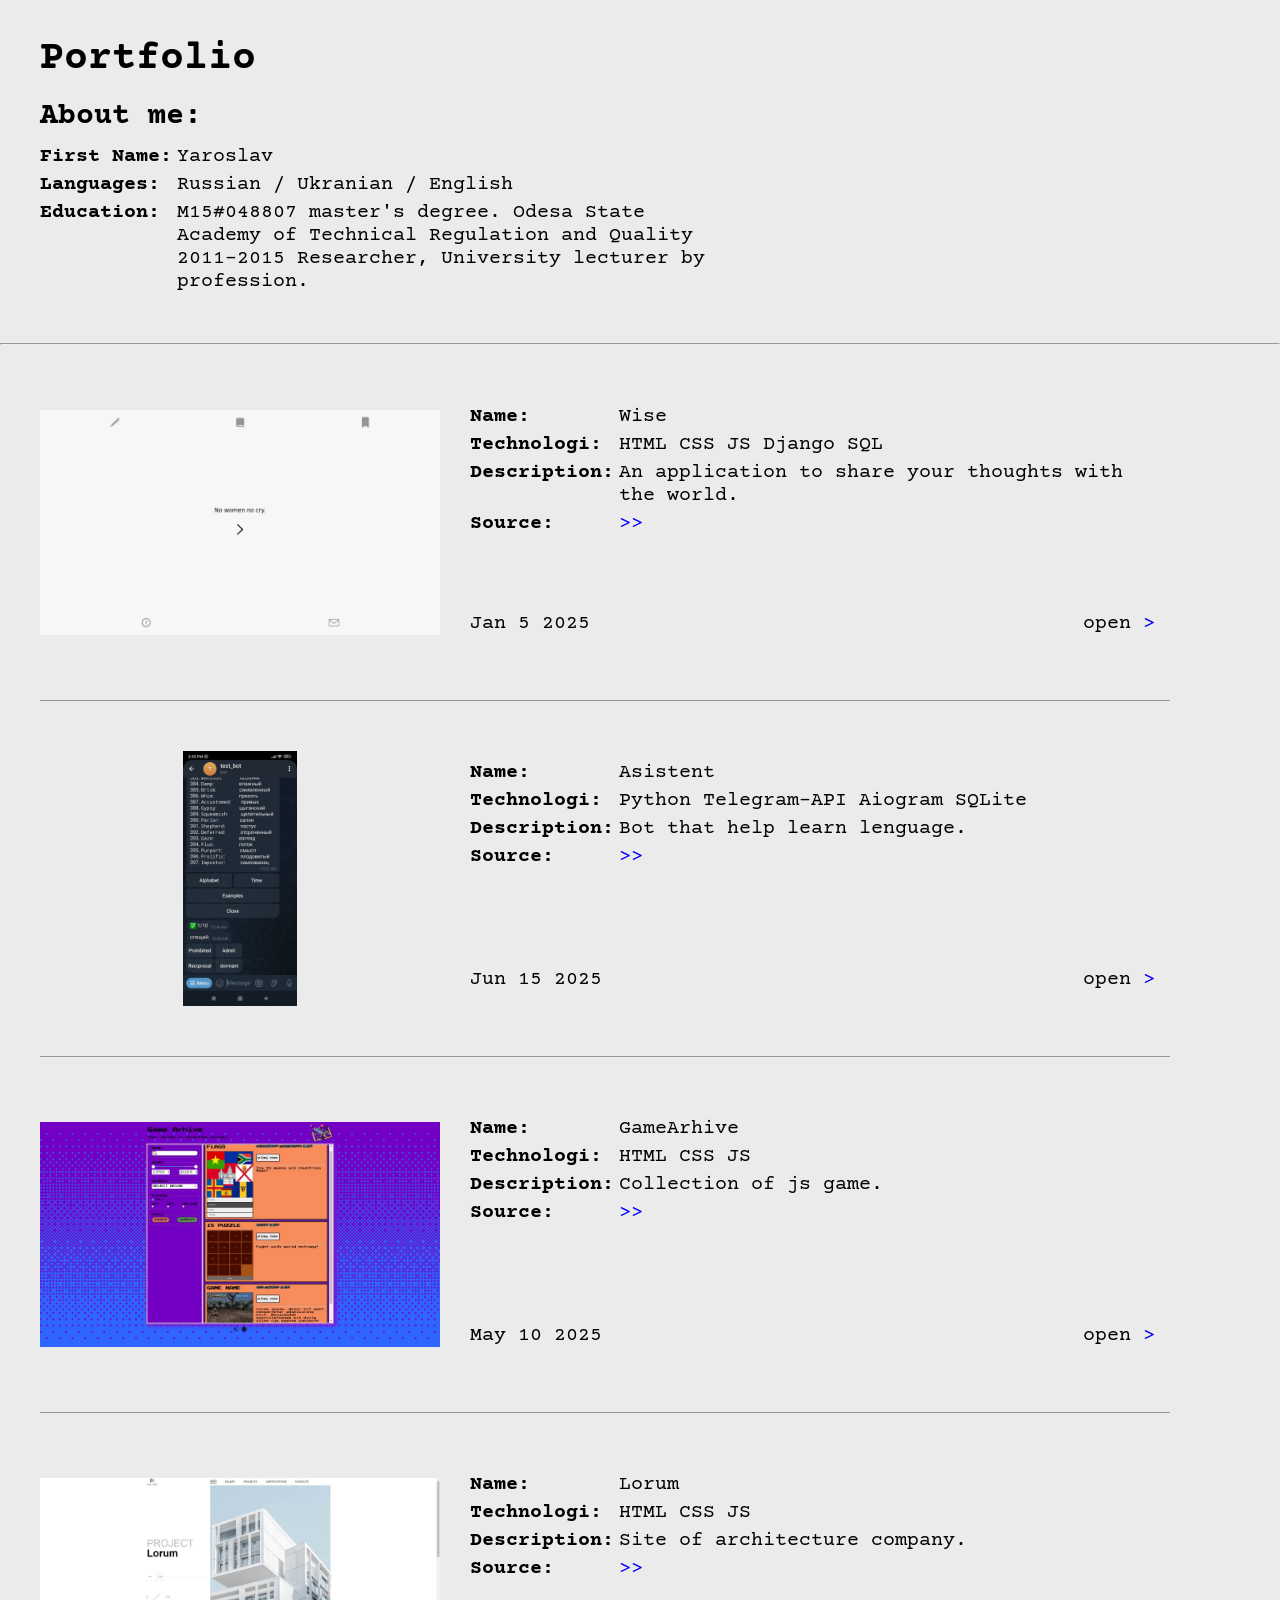
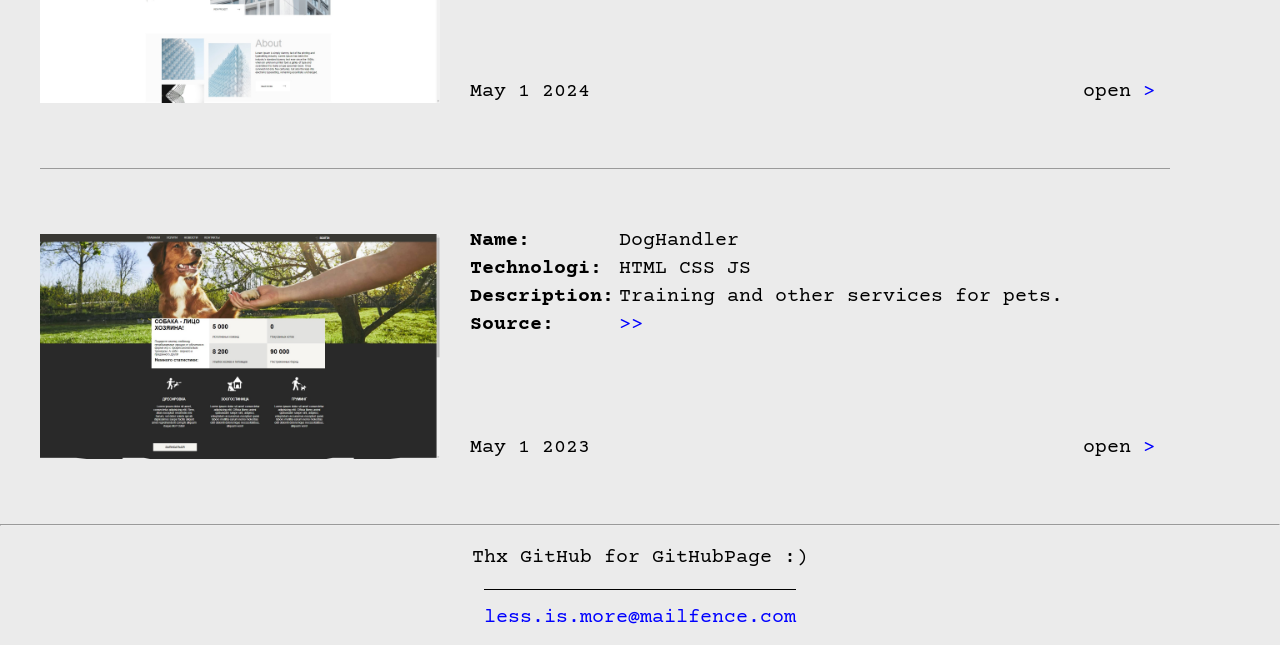
<file: index.html>
<!DOCTYPE html>
<html lang="en">

<head>
  <meta charset="UTF-8">
  <meta name="viewport" content="width=device-width, initial-scale=1.0">

  <link rel="preconnect" href="https://fonts.googleapis.com">
  <link rel="preconnect" href="https://fonts.gstatic.com" crossorigin>
  <link href="https://fonts.googleapis.com/css2?family=Courier+Prime:ital,wght@0,400;0,700;1,400;1,700&display=swap" rel="stylesheet">

  <link rel="stylesheet" href="css/normolize.css">
  <link rel="stylesheet" href="css/style.css">
  <link rel="icon" href="img/favicon.svg">
  <title>YD Portfolio</title>
</head>

<body>
  <div class="wrapper">
    <header class="header">
      <div class="container">
        <h1 class="main-title">Portfolio</h1>
        <h2>About me:</h2>
        
        <dl>
          <dt>First Name:</dt>
          <dd>Yaroslav</dd>
          <!--<dt>Last Name:</dt>
          <dd>Dubinin</dd>-->
          <dt>Languages:</dt>
          <dd>Russian / Ukranian / English</dd>
          <dt>Education:</dt>
          <dd>M15#048807 master's degree. Odesa State Academy of Technical Regulation and Quality 2011-2015 Researcher, University lecturer by profession.</dd>
        </dl> 
      </div>
    </header>
    
    <hr>  <!-- ################ -->
    
    <main class="main">
      <div class="container">
        <div class="main-inner">
          
          <!-- Wise -->
          <div class="project">
            <div class="previev-img">
              <img src="./projects/wise/img/wise1.png" alt="">
            </div>
      
            <div class="description">
              <dl>
                <dt>Name:</dt>
                <dd>Wise</dd>
                <dt>Technologi:</dt>
                <dd>HTML CSS JS Django SQL</dd>
                <dt>Description:</dt>
                <dd>An application to share your thoughts with the world.</dd>
                <dt>Source:</dt>
                <dd>
                  <a target="_blank" 
                    href="https://github.com/foxtailer/simple-django-project_wise">
                    <span class="project-link__arrow">>></span>
                  </a>
                </dd>
              </dl>

              <div class="project-footer">
                <span class="project-date">Jan 5 2025</span>
                <a class="project-link" target="_blank" 
                  href="https://foxtailer2.pythonanywhere.com/">
                  open <span class="project-link__arrow">></span>
                </a>
              </div>
            </div>
          </div>

          <!-- TelegramBot -->
          <div class="project">
            <div class="previev-img">
              <img src="./projects/asistentBot/img/proviev.jpeg" alt="">
            </div>
      
            <div class="description">
              <dl>
                <dt>Name:</dt>
                <dd>Asistent</dd>
                <dt>Technologi:</dt>
                <dd>Python Telegram-API Aiogram SQLite</dd>
                <dt>Description:</dt>
                <dd>Bot that help learn lenguage.</dd>
                <dt>Source:</dt>
                <dd>
                  <a target="_blank" 
                    href="https://github.com/foxtailer/asistent1.0">
                    <span class="project-link__arrow">>></span>
                  </a>
                </dd>
              </dl>

              <div class="project-footer">
                <span class="project-date">Jun 15 2025</span>
                <a class="project-link" target="_blank" 
                  href="https://web.telegram.org/a/#7823944712">
                  open <span class="project-link__arrow">></span>
                </a>
              </div>
            </div>
          </div>

          <!-- GameArhive -->
          <div class="project">
            <div class="previev-img">
              <img src="./projects/gamearhive/img/previev.jpg" alt="">
            </div>

            <div class="description">
              <dl>
                <dt>Name:</dt>
                <dd>GameArhive</dd>
                <dt>Technologi:</dt>
                <dd>HTML CSS JS</dd>
                <dt>Description:</dt>
                <dd>Collection of js game.</dd>
                <dt>Source:</dt>
                <dd>
                  <a target="_blank" 
                    href="https://github.com/foxtailer/__personal/tree/main/projects/gamearhive">
                    <span class="project-link__arrow">>></span>
                  </a>
                </dd>
              </dl>

              <div class="project-footer">
                <span class="project-date">May 10 2025</span>
                <a class="project-link" target="_blank" 
                  href="./projects/gamearhive/index-g.html">
                  open <span class="project-link__arrow">></span>
                </a>
              </div>
            </div>
          </div>
          
          <!-- Lorum -->
          <div class="project">
            <div class="previev-img">
              <img src="./projects/lorum/img/previev.jpg" alt="">
            </div>
    
            <div class="description">
              <dl>
                <dt>Name:</dt>
                <dd>Lorum</dd>
                <dt>Technologi:</dt>
                <dd>HTML CSS JS</dd>
                <dt>Description:</dt>
                <dd>Site of architecture company.</dd>
                <dt>Source:</dt>
                <dd>
                  <a target="_blank" 
                    href="https://github.com/foxtailer/__personal/tree/main/projects/lorum">
                    <span class="project-link__arrow">>></span>
                  </a>
                </dd>
              </dl>

              <div class="project-footer">
                <span class="project-date">May 1 2024</span>
                <a class="project-link" target="_blank" 
                  href="./projects/lorum/index-l.html">
                  open <span class="project-link__arrow">></span>
                </a>
              </div>
            </div>
          </div>

          <!-- DogHandler -->
          <div class="project">
            <div class="previev-img">
              <video src="./projects/doghandler/img/dh.mp4"
                poster="./projects/doghandler/img/previev.jpg"
                muted loop playsinline preload="none"></video>
            </div>
      
            <div class="description">
              <dl>
                <dt>Name:</dt>
                <dd>DogHandler</dd>
                <dt>Technologi:</dt>
                <dd>HTML CSS JS</dd>
                <dt>Description:</dt>
                <dd>Training and other services for pets.</dd>
                <dt>Source:</dt>
                <dd>
                  <a target="_blank" 
                    href="https://github.com/foxtailer/__personal/tree/main/projects/doghandler">
                    <span class="project-link__arrow">>></span>
                  </a>
                </dd>
              </dl>

              <div class="project-footer">
                <span class="project-date">May 1 2023</span>
                <a class="project-link" target="_blank" 
                  href="./projects/doghandler/index-d.html">
                  open <span class="project-link__arrow">></span>
                </a>
              </div>
            </div>
          </div>
          
          <!-- Numbers -->
          <!--
          <div class="project">
            <div class="previev-img">
              <img src="./projects/numbers/img/previev.jpg" alt="">
            </div>
    
            <div class="description">
              <dl>
                <dt>Name:</dt>
                <dd>Numbers</dd>
                <dt>Technologi:</dt>
                <dd>HTML CSS JS</dd>
                <dt>Description:</dt>
                <dd>Asist to learn products code.</dd>
              </dl>
              <a class="project-link" target="_blank" href="./projects/numbers/index.html">
                open <span class="project-link__arrow">></span></a>
            </div>
          </div>
          -->
          
        </div>
      </div>
    </main>

    <hr>
    <footer>
      <div class="container">
        <p>Thx GitHub for GitHubPage :)</p>
        <div class="contacts">
          <a class="contacts__mail" 
            href="mailto:less.is.more@mailfence.com">
          less.is.more@mailfence.com</a>
        </div>
      </div>
    </footer>
  </div>
  
  <script src="js/main.js"></script>
</body>
</html>
</file>
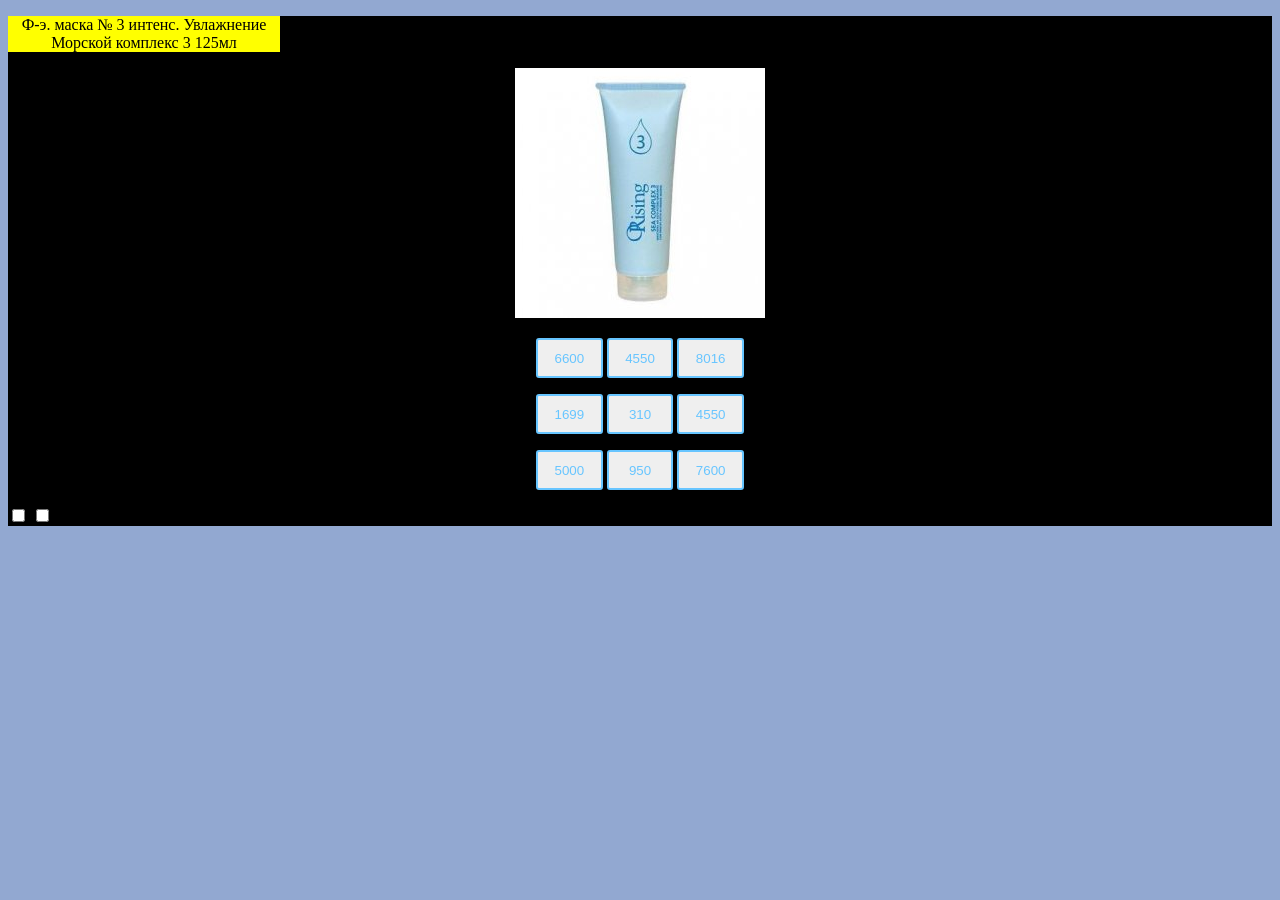
<file: projects/numbers/index.html>
<!DOCTYPE html>
<html>
<head>
	<meta charset="utf-8">
	<script type="text/javascript" src="js/numjs.js"></script>
  <link rel="stylesheet" href="css/style.css">
</head>
<body onload="RandomProduct()">
	<!--   <button type="button" onclick="RandomProduct()">Click Me!</button>  ////  onload="RandomProduct()"   в открывающий тег боди-->
  <div id="wrapper">
        <p id="question"></p>
      <p><img id="myimg"></p>
      <div>
        <p>
          <button class="num_buttons" type="button" id="button0" onclick="check(0)"></button>
          <button class="num_buttons" type="button" id="button1" onclick="check(1)"></button>
          <button class="num_buttons" type="button" id="button2" onclick="check(2)"></button>
        </p>
        <p>
          <button class="num_buttons" type="button" id="button3" onclick="check(3)"></button>
          <button class="num_buttons" type="button" id="button4" onclick="check(4)"></button>
          <button class="num_buttons" type="button" id="button5" onclick="check(5)"></button>
        </p>
        <p>
          <button class="num_buttons" type="button" id="button6" onclick="check(6)"></button>
          <button class="num_buttons" type="button" id="button7" onclick="check(7)"></button>
          <button class="num_buttons" type="button" id="button8" onclick="check(8)"></button>
        </p>
				 <input type="checkbox" name="vehicle1" value="Bike">
				  <input type="checkbox" name="vehicle1" value="Bike">
      </div>
  </div>
</body>
</html>
</file>
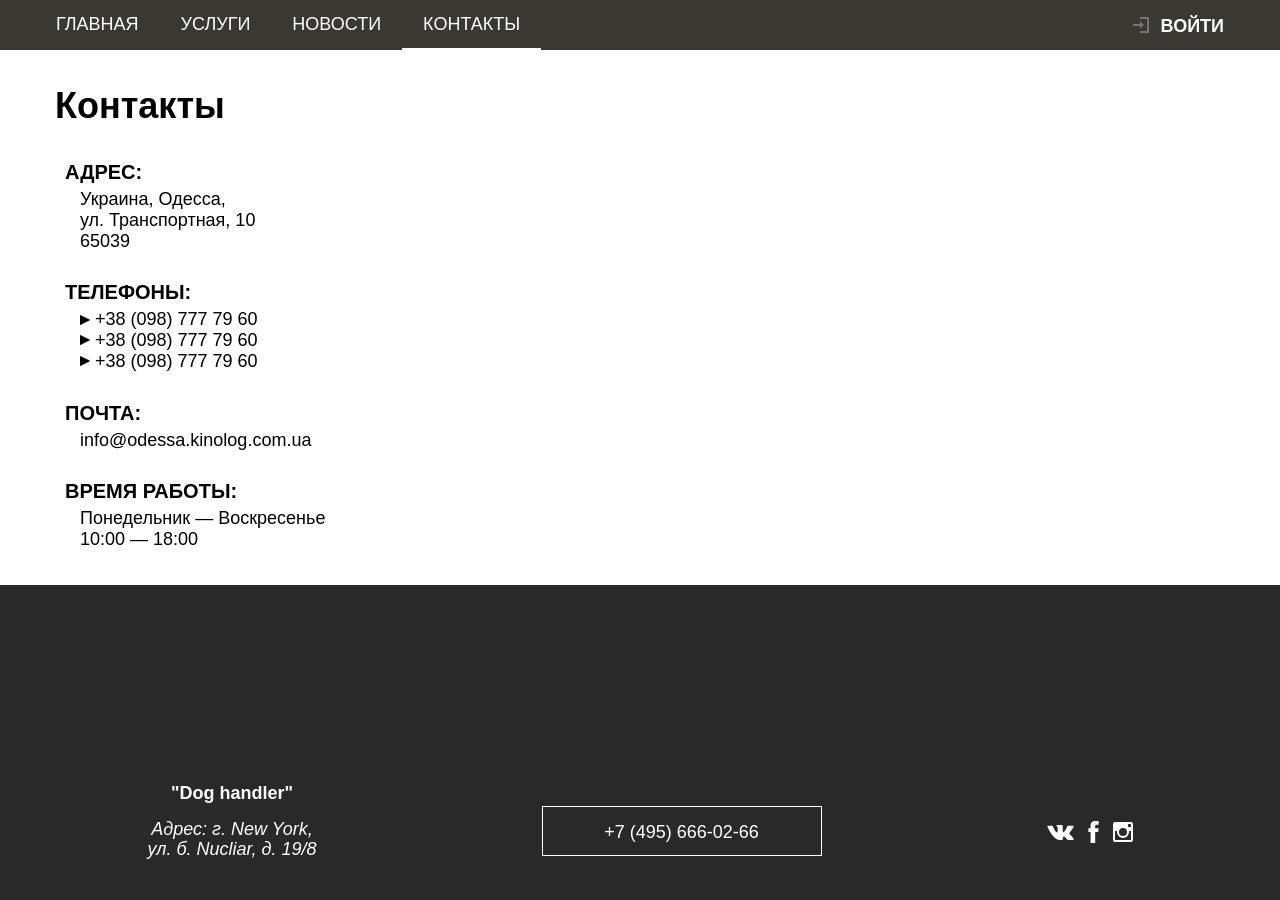
<file: projects/doghandler/contacts.html>
<!DOCTYPE html>
<html lang="ru">

<head>
  <meta charset="UTF-8">
  <meta name="viewport" content="width=device-width, initial-scale=1.0">

  <link rel="preconnect" href="https://fonts.googleapis.com">
  <link rel="preconnect" href="https://fonts.gstatic.com" crossorigin>
  <link href="https://fonts.googleapis.com/css2?family=PT+Sans+Narrow:wght@400;700&display=swap" rel="stylesheet">

  <link rel="icon" href="./img/icons8-dog-16.png">
  <link rel="stylesheet" href="css/normolize.css">
  <link rel="stylesheet" href="css/style.css">
  <link rel="stylesheet" href="css/contacts.css">
  <title>DH</title>
</head>

<body>
  <div class="wrapper">
    <header class="header header--contacts">
      <div class="header__inner header__inner--contacts">
        <a class="header__logo header__logo--contacts" href="index-d.html"></a>

        <nav class="main-nav main-nav--closed main-nav--nojs">
          <div class="container">
            <button class="main-nav__toggle" type="button">
              <span class="visually-hidden">Открыть меню</span>
            </button>

            <div class="main-nav__wrapper">
              <ul class="main-nav__list site-list">
                <li class="site-list__item">
                  <a href="index.html">Главная</a>
                </li>
                <li class="site-list__item">
                  <a href="services.html">Услуги</a>
                </li>
                <li class="site-list__item">
                  <a href="news.html">Новости</a>
                </li>
                <li class="site-list__item site-list__item--active">
                  <a>Контакты</a>
                </li>
              </ul>

              <ul class="main-nav__list user-list">
                <li class="user-list__item">
                  <button class="user-list__login" onclick="userLoginShow()">
                    <svg class="user-list__login-icon" width="16" height="16" xmlns="http://www.w3.org/2000/svg"
                      viewBox="0 0 16 16">
                      <polygon points="0 7 7.01 7 7.01 4.06 10.96 8.01 7.01 11.91 7.01 9.06 0 9.02 0 7" />
                      <polygon points="7.01 0 7.01 2 14.03 2 14.03 13.99 7.01 13.99 7.01 16 16 16 16 0 7.01 0" />
                    </svg>
                    <span class="user-list__login-text">Войти</span>
                  </button>
                </li>
              </ul>
            </div>
          </div>
        </nav>
      </div>
    </header>

    <main class="main">
      <section class="contacts">
        <div class="container">
          <h1 class="contacts__title">Контакты</h1>

          <div class="contacts__inner">
            <ul class="contacts__list">
              <li class="contacts__item">
                <p class="contacts__item-title">Адрес:</p>
                <p class="contacts__item-text">Украина, Одесса,<br>
                  ул. Транспортная, 10 <br>
                  65039</p>
              </li>

              <li class="contacts__item">
                <p class="contacts__item-title">Телефоны:</p>
                <p class="contacts__item-text">
                  <a class="contacts__phone" href="tel:+380986467960">+38 (098) 777 79 60</a>
                  <a class="contacts__phone" href="tel:+380986467960">+38 (098) 777 79 60</a>
                  <a class="contacts__phone" href="tel:+380986467960">+38 (098) 777 79 60</a>
                </p>
              </li>

              <li class="contacts__item">
                <p class="contacts__item-title">Почта:</p>
                <a class="contacts__item-text" href="mailto:info@odessa.kinolog.com.ua">info@odessa.kinolog.com.ua</a>
              </li>

              <li class="contacts__item">
                <p class="contacts__item-title">время работы:</p>
                <p class="contacts__item-text">Понедельник — Воскресенье <br> 10:00 — 18:00</p>
              </li>
            </ul>

            <div class="contacts__map">
              <iframe
                src="https://www.google.com/maps/embed?pb=!1m14!1m12!1m3!1d29918.541860035915!2d30.928671992511596!3d48.48625323089458!2m3!1f0!2f0!3f0!3m2!1i1024!2i768!4f13.1!5e0!3m2!1sen!2sua!4v1713792203341!5m2!1sen!2sua"
                 style="border:0;" allowfullscreen="" loading="lazy"
                referrerpolicy="no-referrer-when-downgrade"></iframe>
              <img src="img/map.jpg" alt="">
            </div>
          </div>
        </div>
      </section>
    </main>

    <footer class="footer">
      <div class="container">
        <div class="footer__inner">
          <div class="footer__adress">
            <h4 class="footer-addres__title">"Dog handler"</h4>
            <address class="footer-address">
              Адрес: г. New York,<br>
              ул. б. Nucliar, д. 19/8
            </address>
          </div>

          <a class="footer__contact" href="tel:+74956660266">+7 (495) 666-02-66</a>

          <div class="footer-social">
            <p class="footer-social__slogan">Давайте дружить!</p>
            <ul class="social-links">
              <li>
                <a class="social-button" href="#"><span class="visually-hidden">Вконтакте</span>
                  <svg xmlns="http://www.w3.org/2000/svg" width="27" height="15" viewBox="0 0 26.14 14.91">
                    <path
                      d="M26 13.47l-.09-.17a13.55 13.55 0 0 0-2.6-3q-.87-.83-1.1-1.12A1 1 0 0 1 22 8a10.27 10.27 0 0 1 1.22-1.78l.88-1.16q2.35-3.13 2-4L26 .94a.8.8 0 0 0-.4-.22 2.14 2.14 0 0 0-.87 0h-3.92a.51.51 0 0 0-.27 0h-.3a.6.6 0 0 0-.15.14.93.93 0 0 0-.14.24 22.22 22.22 0 0 1-1.46 3.06q-.5.84-.93 1.46a7 7 0 0 1-.71.91 4.94 4.94 0 0 1-.52.47q-.23.18-.35.15l-.23-.05a.9.9 0 0 1-.31-.33 1.49 1.49 0 0 1-.16-.53V1.6a3.14 3.14 0 0 0 0-.62 2.12 2.12 0 0 0-.14-.44.73.73 0 0 0-.28-.33 1.57 1.57 0 0 0-.46-.18A9 9 0 0 0 12.57 0a8.93 8.93 0 0 0-3.25.33 1.83 1.83 0 0 0-.52.41q-.25.3-.07.33a1.67 1.67 0 0 1 1.16.59l.08.16a2.6 2.6 0 0 1 .19.63 6.32 6.32 0 0 1 .12 1 10.59 10.59 0 0 1 0 1.7q-.07.71-.13 1.1a2.21 2.21 0 0 1-.18.64 2.69 2.69 0 0 1-.16.3l-.07.07a1 1 0 0 1-.37.07.86.86 0 0 1-.46-.19 3.27 3.27 0 0 1-.56-.52 7 7 0 0 1-.66-.93q-.37-.6-.76-1.42l-.22-.39q-.2-.38-.56-1.11t-.62-1.43A.9.9 0 0 0 5.2.9h-.07a.93.93 0 0 0-.22-.16A1.44 1.44 0 0 0 4.6.65L.87.68A1 1 0 0 0 .1.94L0 1a.44.44 0 0 0 0 .22 1.08 1.08 0 0 0 .08.37Q.9 3.53 1.86 5.31t1.66 2.87Q4.23 9.27 5 10.24t1 1.24l.37.41.34.33a8.06 8.06 0 0 0 1 .78 16.34 16.34 0 0 0 1.4.9 7.6 7.6 0 0 0 1.79.72 6.19 6.19 0 0 0 2 .22h1.57a1.08 1.08 0 0 0 .72-.3l.05-.07a.9.9 0 0 0 .1-.25 1.38 1.38 0 0 0 0-.37 4.48 4.48 0 0 1 .09-1.05 2.77 2.77 0 0 1 .23-.71 1.74 1.74 0 0 1 .29-.4 1.19 1.19 0 0 1 .23-.2h.11a.86.86 0 0 1 .77.21 4.52 4.52 0 0 1 .83.79q.39.47.93 1.05a6.41 6.41 0 0 0 1 .87l.27.16a3.31 3.31 0 0 0 .71.3 1.53 1.53 0 0 0 .76.07l3.48-.05a1.58 1.58 0 0 0 .8-.17.68.68 0 0 0 .34-.37 1.06 1.06 0 0 0 0-.46 1.71 1.71 0 0 0-.1-.36z"
                      fill="#fff" />
                  </svg>
                </a>
              </li>
              <li>
                <a class="social-button" href="#"><span class="visually-hidden">Фейсбук</span>
                  <svg xmlns="http://www.w3.org/2000/svg" width="19" height="22" viewBox="0 0 10.15 21.74">
                    <path
                      d="M3.34 1.12A4.77 4.77 0 0 1 6.53 0h3.61v3.81H7.81a1.07 1.07 0 0 0-1.09.83v2.55h3.42c-.08 1.23-.24 2.45-.41 3.67h-3v10.87H2.21V10.86H0V7.21h2.19V3.66a3.83 3.83 0 0 1 1.15-2.54z"
                      fill="#fff" />
                  </svg>
                </a>
              </li>
              <li>
                <a class="social-button" href="#"><span class="visually-hidden">Инстаграм</span>
                  <svg xmlns="http://www.w3.org/2000/svg" width="20" height="20" viewBox="0 0 20 20">
                    <path
                      d="M18 0H2a2 2 0 0 0-2 2v16a2 2 0 0 0 2 2h16a2 2 0 0 0 2-2V2a2 2 0 0 0-2-2zm-8 6a4 4 0 1 1-4 4 4 4 0 0 1 4-4zM2.5 18a.47.47 0 0 1-.5-.5V9h2.1a3.4 3.4 0 0 0-.1 1 6 6 0 1 0 12 0 3.4 3.4 0 0 0-.1-1H18v8.5a.47.47 0 0 1-.5.5zM18 4.5a.47.47 0 0 1-.5.5h-2a.47.47 0 0 1-.5-.5v-2a.47.47 0 0 1 .5-.5h2a.47.47 0 0 1 .5.5z"
                      fill="#fff" />
                  </svg>
                </a>
              </li>
            </ul>
          </div>
        </div>
      </div>
    </footer>
  </div>

  <section class="modal modal-login">
    <h2>Личный кабинет</h2>

    <p class="modal-description">Введите пожалуйста свой логин и пароль</p>
    <form class="login-form" action="#" method="post">
      <p>
        <label class="visually-hidden" for="login">Логин</label>
        <input class="login-icon-user" id="login" type="text" name="login" placeholder="Логин">
      </p>

      <p>
        <label class="visually-hidden" for="password">Пароль</label>
        <input class="login-icon-password" id="password" type="password" name="password" placeholder="Пароль">
      </p>

      <p class="login-help">
        <label class="login-checkbox">
          <input class="visually-hidden" id="remember" type="checkbox" name="remember" checked>
          <span class="checkbox-indicator"></span>
          Запомните меня
        </label>
        <a class="restore" href="#">Я забыл пароль!</a>
      </p>
      <button class="button" type="submit">Войти</button>
    </form>

    <button class="modal-close" type="button"><span class="visually-hidden">Закрыть</span></button>
  </section>


  <script src="js/main.js"></script>
</body>

</html>
</file>
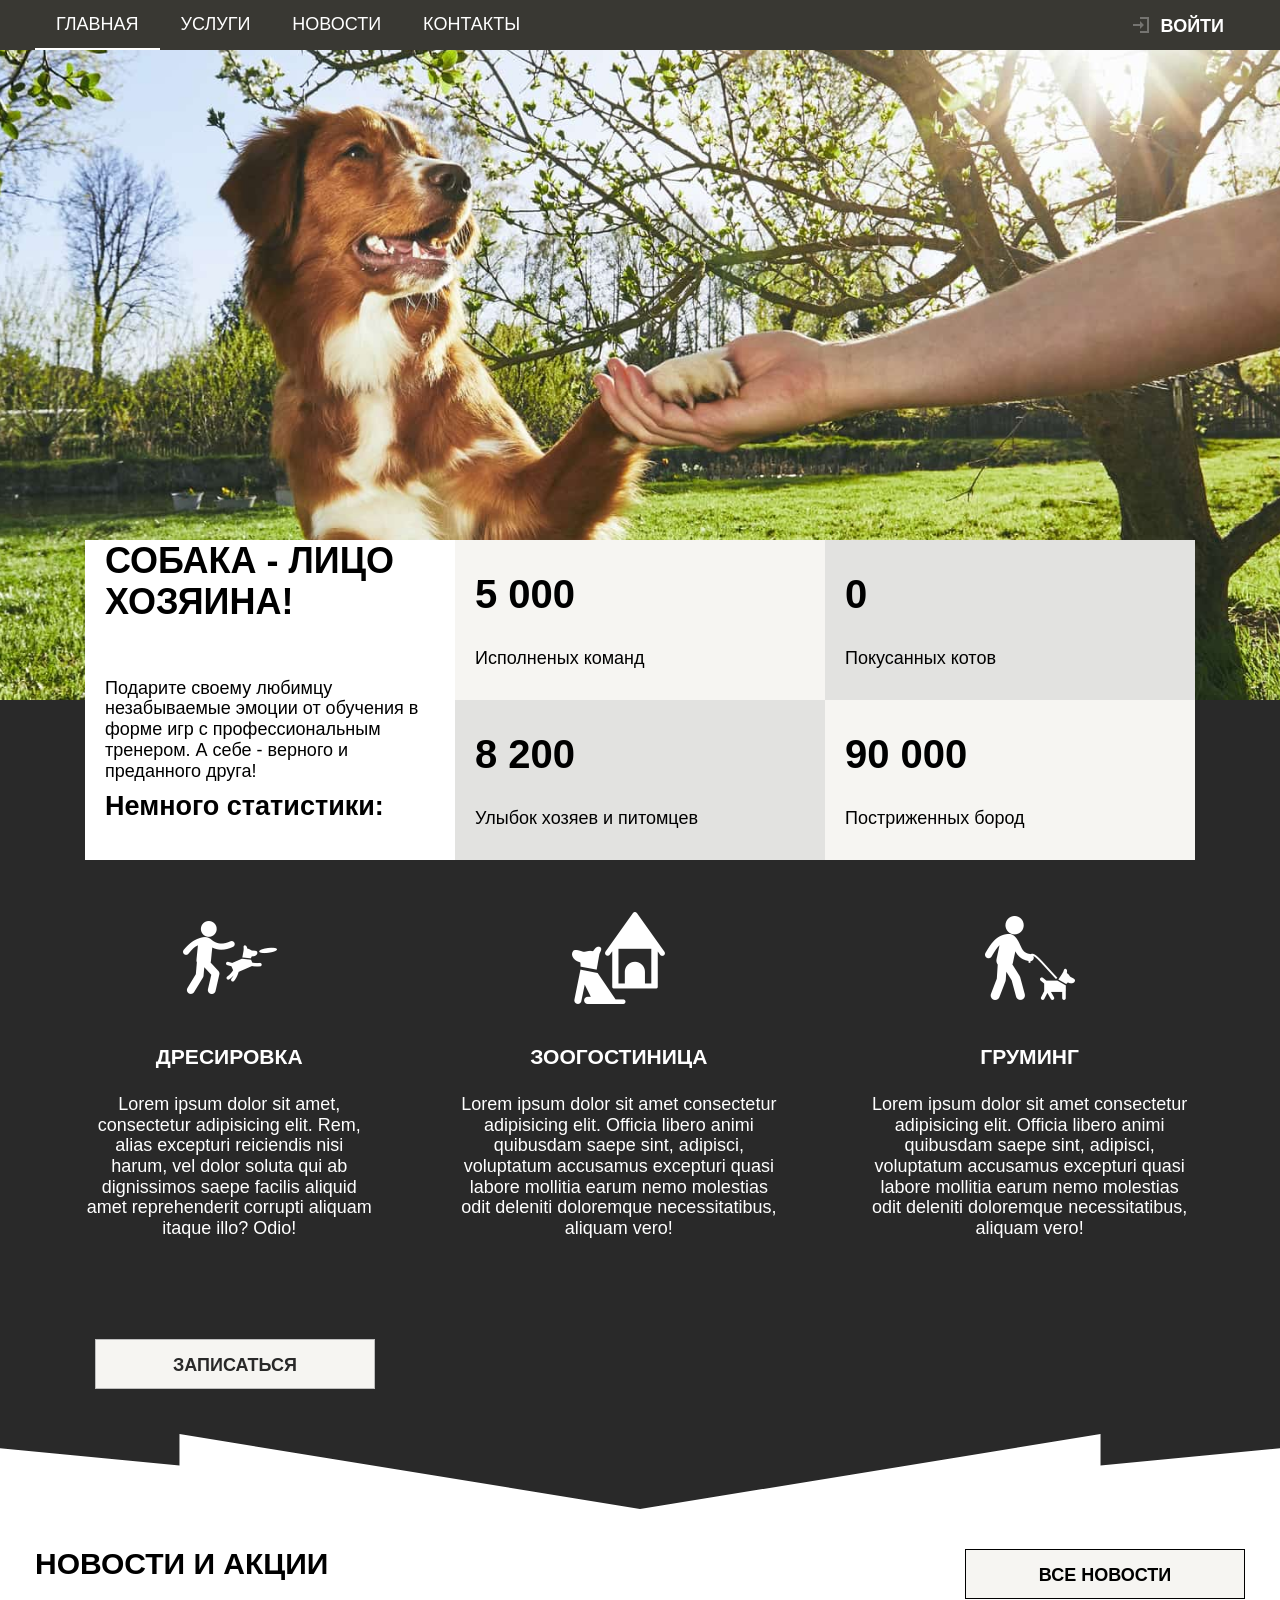
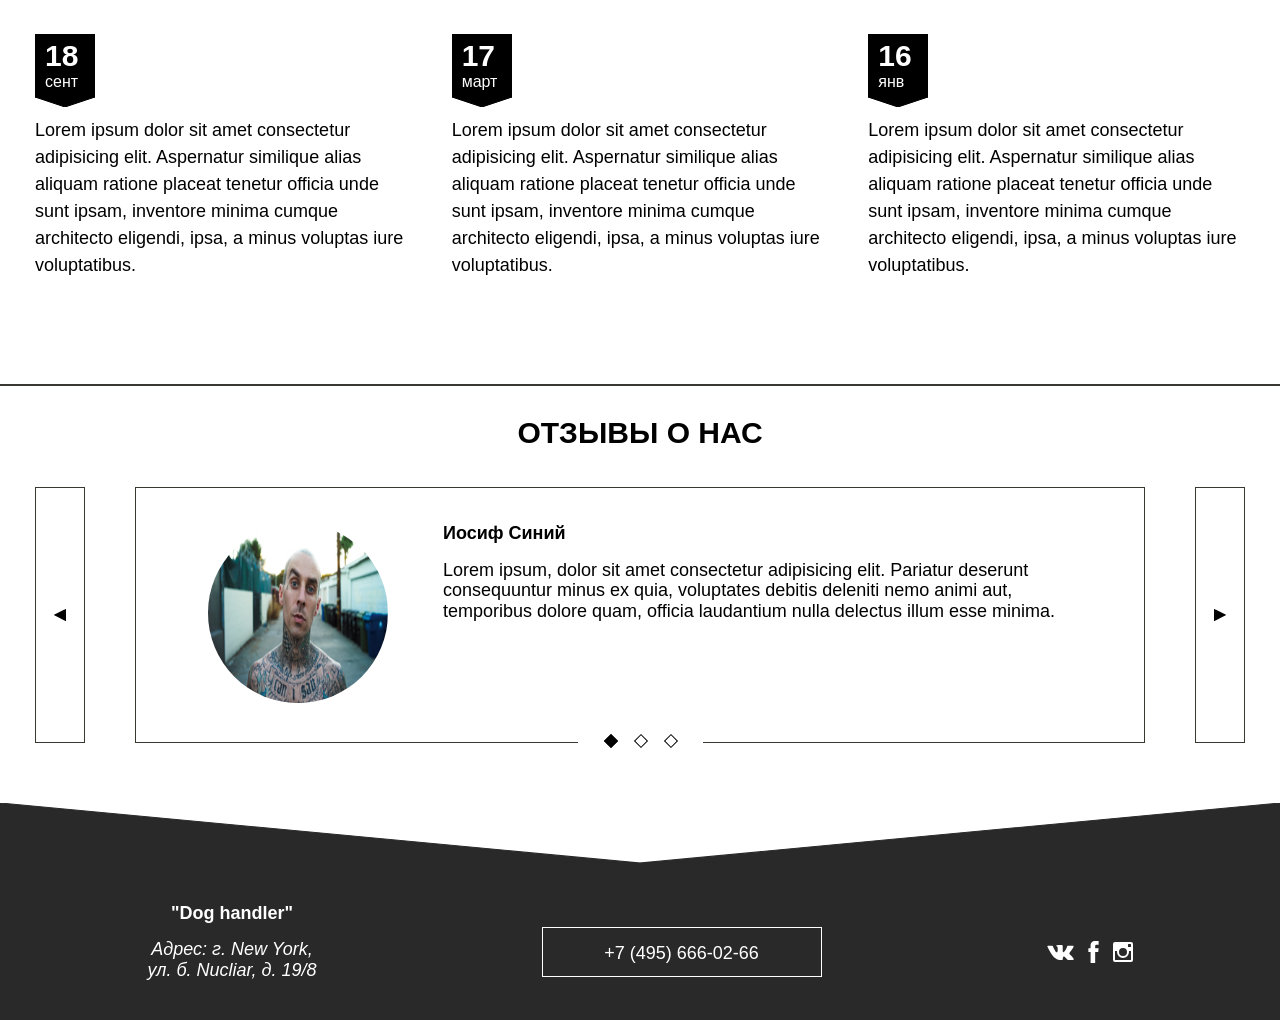
<file: projects/doghandler/index-d.html>
<!DOCTYPE html>
<html lang="ru">

<head>
  <meta charset="UTF-8">
  <meta name="viewport" content="width=device-width, initial-scale=1.0">

  <link rel="preconnect" href="https://fonts.googleapis.com">
  <link rel="preconnect" href="https://fonts.gstatic.com" crossorigin>
  <link href="https://fonts.googleapis.com/css2?family=PT+Sans+Narrow:wght@400;700&display=swap" rel="stylesheet">

  <link rel="icon" href="./img/icons8-dog-16.png">
  <link rel="stylesheet" href="css/normolize.css">
  <link rel="stylesheet" href="css/style.css">
  <title>DH</title>
</head>

<body>
  <div class="wrapper">
    <header class="header">
      <div class="header__inner">
        <a class="header__logo"></a>

        <nav class="main-nav main-nav--closed main-nav--nojs">
          <div class="container">
            <button class="main-nav__toggle" type="button">
              <span class="visually-hidden">Открыть меню</span>
            </button>

            <div class="main-nav__wrapper">
              <ul class="main-nav__list site-list">
                <li class="site-list__item site-list__item--active">
                  <a>Главная</a>
                </li>
                <li class="site-list__item">
                  <a href="services.html">Услуги</a>
                </li>
                <li class="site-list__item">
                  <a href="news.html">Новости</a>
                </li>
                <li class="site-list__item">
                  <a href="contacts.html">Контакты</a>
                </li>
              </ul>

              <ul class="main-nav__list user-list">
                <li class="user-list__item">
                  <button class="user-list__login" onclick="userLoginShow()">
                    <svg class="user-list__login-icon" width="16" height="16" xmlns="http://www.w3.org/2000/svg"
                      viewBox="0 0 16 16">
                      <polygon points="0 7 7.01 7 7.01 4.06 10.96 8.01 7.01 11.91 7.01 9.06 0 9.02 0 7" />
                      <polygon points="7.01 0 7.01 2 14.03 2 14.03 13.99 7.01 13.99 7.01 16 16 16 16 0 7.01 0" />
                    </svg>
                    <span class="user-list__login-text">Войти</span>
                  </button>
                </li>
              </ul>
            </div>
          </div>
        </nav>
      </div>
    </header>

    <main class="main">
      <section class="stat">
        <div class="container">
          <div class="stats__inner">
            <ul class="stat__list">
              <li class="stat__item stat__item--first">
                <div class="stat__info-wrapper">
                  <h1 class="stat__title">Собака - лицо хозяина!</h1>
                  <p class="stat__text">Подарите своему любимцу незабываемые эмоции от обучения в форме игр с
                    профессиональным тренером. А себе - верного и преданного друга!</p>
                </div>
                <h2 class="stat__intro">Немного статистики:</h2>
              </li>

              <li class="stat__item">
                <p class="value">5 000</p>
                <p class="key">Исполненых команд</p>
              </li>

              <li class="stat__item">
                <p class="value">8 200</p>
                <p class="key">Улыбок хозяев и питомцев</p>
              </li>

              <li class="stat__item">
                <p class="value">0</p>
                <p class="key">Покусанных котов</p>
              </li>

              <li class="stat__item">
                <p class="value">90 000</p>
                <p class="key">Постриженных бород</p>
              </li>
            </ul>
          </div>
        </div>
      </section>

      <section class="services">
        <div class="container">
          <div class="services__inner">
            <ul class="services__list">
              <li class="services__item">
                <img class="services_img" src="img/services-1.png" alt="">
                <div class="services__text-wrapper">
                  <h3 class="services__title">Дресировка</h3>
                  <p class="services__text">Lorem ipsum dolor sit amet, consectetur adipisicing elit. Rem, alias
                    excepturi reiciendis nisi harum, vel dolor soluta qui ab dignissimos saepe facilis aliquid amet
                    reprehenderit corrupti aliquam itaque illo? Odio!</p>
                </div>
              </li>

              <li class="services__item">
                <img class="services_img" src="img/services-2.png" alt="">
                <div class="services__text-wrapper">
                  <h3 class="services__title">Зоогостиница</h3>
                  <p class="services__text">Lorem ipsum dolor sit amet consectetur adipisicing elit. Officia libero
                    animi quibusdam saepe sint, adipisci, voluptatum accusamus excepturi quasi labore mollitia earum
                    nemo molestias odit deleniti doloremque necessitatibus, aliquam vero!</p>
                </div>
              </li>

              <li class="services__item">
                <img class="services_img" src="img/services-3.png" alt="">
                <div class="services__text-wrapper">
                  <h3 class="services__title">Груминг</h3>
                  <p class="services__text">Lorem ipsum dolor sit amet consectetur adipisicing elit. Officia libero
                    animi quibusdam saepe sint, adipisci, voluptatum accusamus excepturi quasi labore mollitia earum
                    nemo molestias odit deleniti doloremque necessitatibus, aliquam vero!</p>
                </div>
              </li>
            </ul>

            <a class="services__link" href="services.html#registration">Записаться</a>
          </div>
        </div>
      </section>

      <section class="news">
        <div class="container">
          <div class="news__inner">
            <h3 class="news__title">Новости и акции</h3>

            <ul class="news__list">
              <li class="news__item">
                <article>
                  <time class="news_date" datetime="2024-01-18">
                    <span class="day">18</span>
                    <span class="month">сент</span>
                  </time>
                  <p class="news__text">Lorem ipsum dolor sit amet consectetur adipisicing elit. Aspernatur similique
                    alias
                    aliquam ratione placeat tenetur officia unde sunt ipsam, inventore minima cumque architecto
                    eligendi,
                    ipsa, a minus voluptas iure voluptatibus.</p>
                </article>
              </li>
              <li class="news__item">
                <article>
                  <time class="news_date" datetime="2024-01-17">
                    <span class="day">17</span>
                    <span class="month">март</span>
                  </time>
                  <p class="news__text">Lorem ipsum dolor sit amet consectetur adipisicing elit. Aspernatur similique
                    alias
                    aliquam ratione placeat tenetur officia unde sunt ipsam, inventore minima cumque architecto
                    eligendi,
                    ipsa, a minus voluptas iure voluptatibus.</p>
                </article>
              </li>
              <li class="news__item">
                <article>
                    <time class="news_date" datetime="2024-01-16">
                      <span class="day">16</span>
                      <span class="month">янв</span>
                    </time>
                  <p class="news__text">Lorem ipsum dolor sit amet consectetur adipisicing elit. Aspernatur similique
                    alias
                    aliquam ratione placeat tenetur officia unde sunt ipsam, inventore minima cumque architecto
                    eligendi,
                    ipsa, a minus voluptas iure voluptatibus.</p>
                </article>
              </li>
            </ul>

            <a class="news__link" href="news.html">Все новости</a>
          </div>
        </div>
      </section>

      <section class="reviews">
        <div class="container">
          <div class="reviews__title-block">
            <h3 class="reviews__title">Отзывы о нас</h3>
            <a class="reviews__link" href="#">Оставить свой</a>
          </div>


          <div class="slider">
            <div class="swiper">
              <div class="swiper-wrapper">
                <div class="slider__item swiper-slide">
                  <div class="slider__img-wrap">
                    <img class="slider__img" src="img/reviwes-1.jpg" alt="">
                  </div>

                  <div class="slider__description">
                    <h4 class="slider__item-title">Иосиф Синий</h4>
                    <p class="slider__text">Lorem ipsum, dolor sit amet consectetur adipisicing elit. Pariatur deserunt
                      consequuntur minus ex quia, voluptates debitis deleniti nemo animi aut, temporibus dolore quam,
                      officia
                      laudantium nulla delectus illum esse minima.</p>
                  </div>
                </div>

                <div class="slider__item swiper-slide">
                  <div class="slider__img-wrap">
                    <img class="slider__img" src="img/reviwes-1.jpg" alt="">
                  </div>

                  <div class="slider__description">
                    <h4 class="slider__item-title">Калифа Веселый</h4>
                    <p class="slider__text">Lorem ipsum, dolor sit amet consectetur adipisicing elit. Pariatur deserunt
                      consequuntur minus ex quia, voluptates debitis deleniti nemo animi aut, temporibus dolore quam,
                      officia
                      laudantium nulla delectus illum esse minima.</p>
                  </div>
                </div>

                <div class="slider__item">
                  <div class="slider__img-wrap">
                    <img class="slider__img" src="img/reviwes-1.jpg" alt="">
                  </div>

                  <div class="slider__description">
                    <h4 class="slider__item-title">Серафим Крылатый</h4>
                    <p class="slider__text">Lorem ipsum, dolor sit amet consectetur adipisicing elit. Pariatur deserunt
                      consequuntur minus ex quia, voluptates debitis deleniti nemo animi aut, temporibus dolore quam,
                      officia
                      laudantium nulla delectus illum esse minima.</p>
                  </div>
                </div>

                <button class="swiper-button-next" id="slider__next" onclick="moveSlide('+')"></button>
                <button class="swiper-button-prev" id="slider__prev" onclick="moveSlide('-')"></button>

                <div class="swiper-pagination">
                  <div class="swiper-pagination__item"></div>
                  <div class="swiper-pagination__item"></div>
                  <div class="swiper-pagination__item"></div>
                </div>
              </div>
            </div>
          </div>
        </div>
        
        <div class="page__bottom-decor">
          <svg xmlns="http://www.w3.org/2000/svg" viewBox="0 0 300 60" preserveAspectRatio="none">
            <polygon points="0,0 150,60 300,0 300,60 0,60 0,0" fill="#292929" stroke="#292929"/>
          </svg>
        </div>
      </section>
    </main>

    <footer class="footer">
      <div class="container">
        <div class="footer__inner">
          <div class="footer__adress">
            <h4 class="footer-addres__title">"Dog handler"</h4>
            <address class="footer-address">
              Адрес: г. New York,<br>
              ул. б. Nucliar, д. 19/8
            </address>
          </div>

          <a class="footer__contact" href="tel:+74956660266">+7 (495) 666-02-66</a>

          <div class="footer-social">
            <p class="footer-social__slogan">Давайте дружить!</p>
            <ul class="social-links">
              <li>
                <a class="social-button" href="#"><span class="visually-hidden">Вконтакте</span>
                  <svg xmlns="http://www.w3.org/2000/svg" width="27" height="15" viewBox="0 0 26.14 14.91">
                    <path
                      d="M26 13.47l-.09-.17a13.55 13.55 0 0 0-2.6-3q-.87-.83-1.1-1.12A1 1 0 0 1 22 8a10.27 10.27 0 0 1 1.22-1.78l.88-1.16q2.35-3.13 2-4L26 .94a.8.8 0 0 0-.4-.22 2.14 2.14 0 0 0-.87 0h-3.92a.51.51 0 0 0-.27 0h-.3a.6.6 0 0 0-.15.14.93.93 0 0 0-.14.24 22.22 22.22 0 0 1-1.46 3.06q-.5.84-.93 1.46a7 7 0 0 1-.71.91 4.94 4.94 0 0 1-.52.47q-.23.18-.35.15l-.23-.05a.9.9 0 0 1-.31-.33 1.49 1.49 0 0 1-.16-.53V1.6a3.14 3.14 0 0 0 0-.62 2.12 2.12 0 0 0-.14-.44.73.73 0 0 0-.28-.33 1.57 1.57 0 0 0-.46-.18A9 9 0 0 0 12.57 0a8.93 8.93 0 0 0-3.25.33 1.83 1.83 0 0 0-.52.41q-.25.3-.07.33a1.67 1.67 0 0 1 1.16.59l.08.16a2.6 2.6 0 0 1 .19.63 6.32 6.32 0 0 1 .12 1 10.59 10.59 0 0 1 0 1.7q-.07.71-.13 1.1a2.21 2.21 0 0 1-.18.64 2.69 2.69 0 0 1-.16.3l-.07.07a1 1 0 0 1-.37.07.86.86 0 0 1-.46-.19 3.27 3.27 0 0 1-.56-.52 7 7 0 0 1-.66-.93q-.37-.6-.76-1.42l-.22-.39q-.2-.38-.56-1.11t-.62-1.43A.9.9 0 0 0 5.2.9h-.07a.93.93 0 0 0-.22-.16A1.44 1.44 0 0 0 4.6.65L.87.68A1 1 0 0 0 .1.94L0 1a.44.44 0 0 0 0 .22 1.08 1.08 0 0 0 .08.37Q.9 3.53 1.86 5.31t1.66 2.87Q4.23 9.27 5 10.24t1 1.24l.37.41.34.33a8.06 8.06 0 0 0 1 .78 16.34 16.34 0 0 0 1.4.9 7.6 7.6 0 0 0 1.79.72 6.19 6.19 0 0 0 2 .22h1.57a1.08 1.08 0 0 0 .72-.3l.05-.07a.9.9 0 0 0 .1-.25 1.38 1.38 0 0 0 0-.37 4.48 4.48 0 0 1 .09-1.05 2.77 2.77 0 0 1 .23-.71 1.74 1.74 0 0 1 .29-.4 1.19 1.19 0 0 1 .23-.2h.11a.86.86 0 0 1 .77.21 4.52 4.52 0 0 1 .83.79q.39.47.93 1.05a6.41 6.41 0 0 0 1 .87l.27.16a3.31 3.31 0 0 0 .71.3 1.53 1.53 0 0 0 .76.07l3.48-.05a1.58 1.58 0 0 0 .8-.17.68.68 0 0 0 .34-.37 1.06 1.06 0 0 0 0-.46 1.71 1.71 0 0 0-.1-.36z"
                      fill="#fff" />
                  </svg>
                </a>
              </li>
              <li>
                <a class="social-button" href="#"><span class="visually-hidden">Фейсбук</span>
                  <svg xmlns="http://www.w3.org/2000/svg" width="19" height="22" viewBox="0 0 10.15 21.74">
                    <path
                      d="M3.34 1.12A4.77 4.77 0 0 1 6.53 0h3.61v3.81H7.81a1.07 1.07 0 0 0-1.09.83v2.55h3.42c-.08 1.23-.24 2.45-.41 3.67h-3v10.87H2.21V10.86H0V7.21h2.19V3.66a3.83 3.83 0 0 1 1.15-2.54z"
                      fill="#fff" />
                  </svg>
                </a>
              </li>
              <li>
                <a class="social-button" href="#"><span class="visually-hidden">Инстаграм</span>
                  <svg xmlns="http://www.w3.org/2000/svg" width="20" height="20" viewBox="0 0 20 20">
                    <path
                      d="M18 0H2a2 2 0 0 0-2 2v16a2 2 0 0 0 2 2h16a2 2 0 0 0 2-2V2a2 2 0 0 0-2-2zm-8 6a4 4 0 1 1-4 4 4 4 0 0 1 4-4zM2.5 18a.47.47 0 0 1-.5-.5V9h2.1a3.4 3.4 0 0 0-.1 1 6 6 0 1 0 12 0 3.4 3.4 0 0 0-.1-1H18v8.5a.47.47 0 0 1-.5.5zM18 4.5a.47.47 0 0 1-.5.5h-2a.47.47 0 0 1-.5-.5v-2a.47.47 0 0 1 .5-.5h2a.47.47 0 0 1 .5.5z"
                      fill="#fff" />
                  </svg>
                </a>
              </li>
            </ul>
          </div>
        </div>
      </div>
    </footer>
  </div>

  <section class="modal modal-login">
    <h2>Личный кабинет</h2>

    <p class="modal-description">Введите пожалуйста свой логин и пароль</p>
    <form class="login-form" action="#" method="post">
      <p>
        <label class="visually-hidden" for="login">Логин</label>
        <input class="login-icon-user" id="login" type="text" name="login" placeholder="Логин" required>
      </p>

      <p>
        <label class="visually-hidden" for="password">Пароль</label>
        <input class="login-icon-password" id="password" type="password" name="password" placeholder="Пароль" required>
      </p>

      <p class="login-help">
        <label class="login-checkbox">
          <input class="" id="remember" type="checkbox" name="remember" checked>
          Запомните меня
        </label>

        <a class="restore" href="#">Я забыл пароль!</a>
      </p>
      <button class="button" type="submit">Войти</button>
    </form>

    <button class="modal-close" type="button"><span class="visually-hidden">Закрыть</span></button>
  </section>

  <script src="js/main.js"></script>
  <script>
    // slider
    let slideIndex = 0;
    let slides = document.getElementsByClassName("slider__item");
    let pagination = document.getElementsByClassName("swiper-pagination__item");
    showSlide();

    function showSlide() {
      slides[slideIndex].style.display = "flex";
      pagination[slideIndex].classList.toggle("swiper-pagination__item--active");
    };

    function togglePag() {
      pagination[slideIndex].classList.toggle("swiper-pagination__item--active");
    };

    function moveSlide(direction) {

      togglePag();

      if (direction == "-" && slideIndex > 0) { slides[slideIndex].style.display = "none"; slideIndex--; }
      else if (direction == "-" && slideIndex == 0) { slides[slideIndex].style.display = "none"; slideIndex = 2; };

      if (direction == "+" && slideIndex < slides.length - 1) { slides[slideIndex].style.display = "none"; slideIndex++; }
      else if (direction == "+" && slideIndex == slides.length - 1) { slides[slideIndex].style.display = "none"; slideIndex = 0; };

      slides[slideIndex].style.display = "flex";

      togglePag();
    }
  </script>
</body>

</html>
</file>
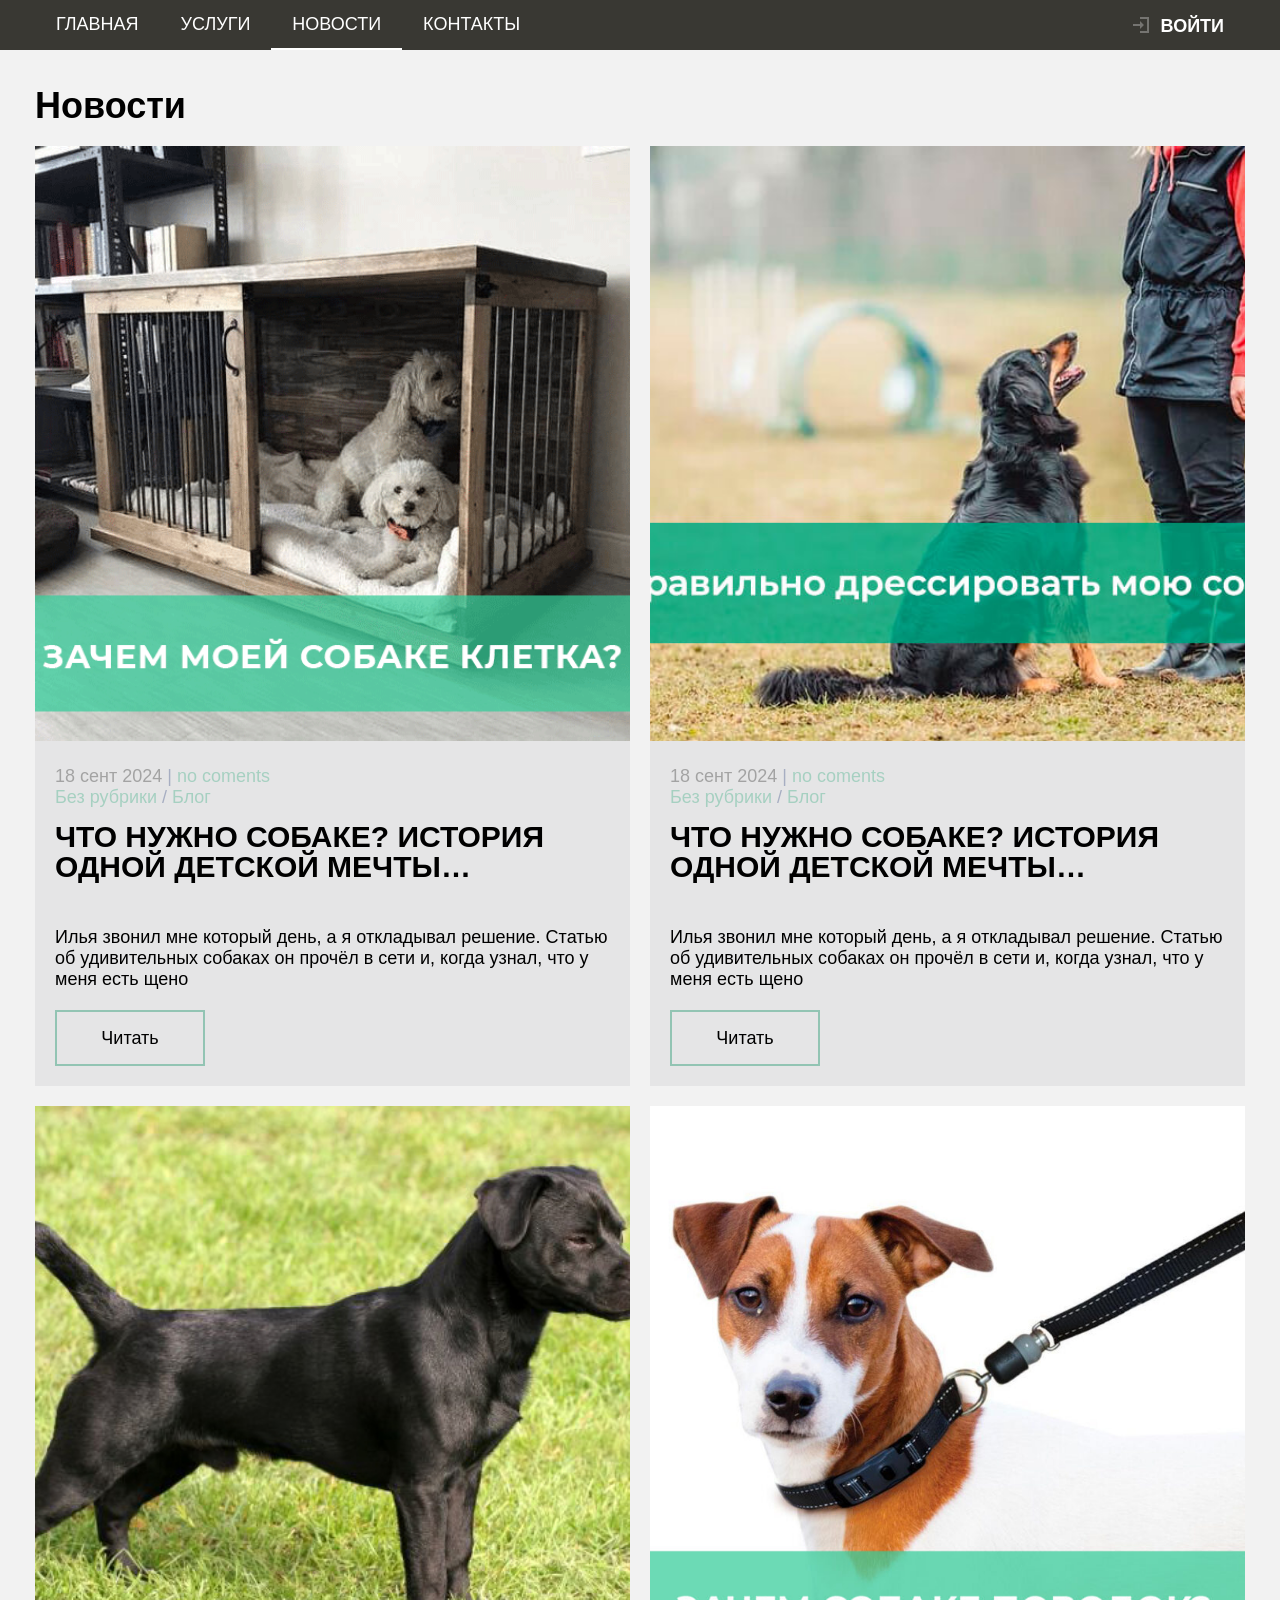
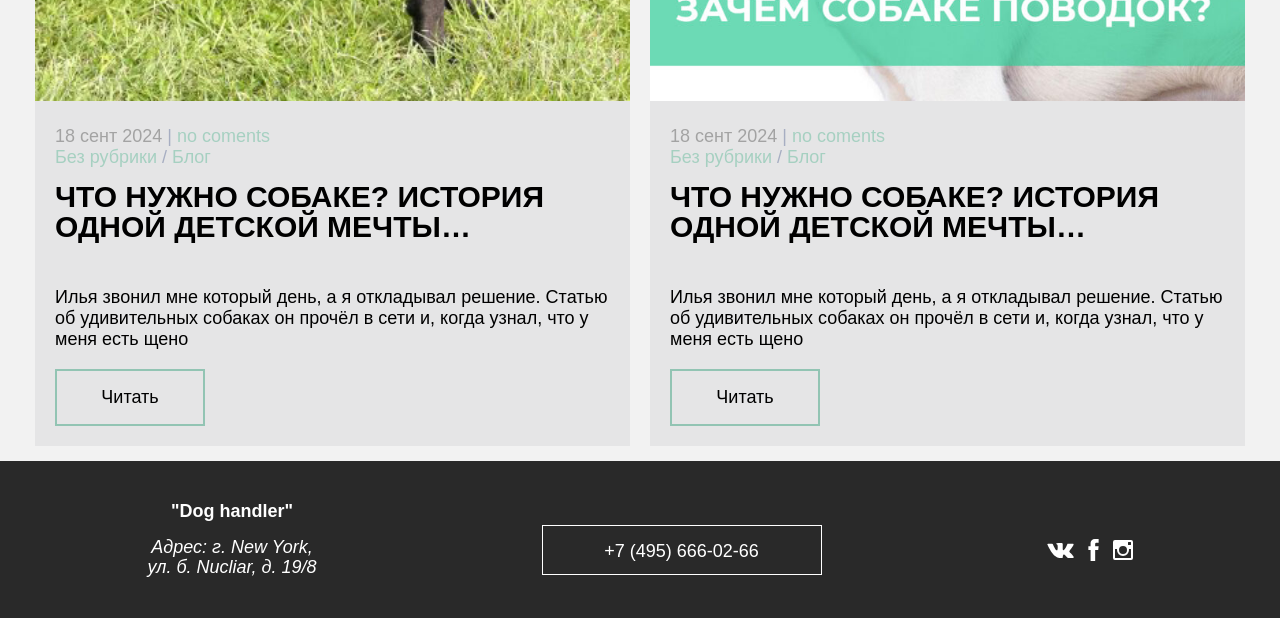
<file: projects/doghandler/news.html>
<!DOCTYPE html>
<html lang="ru">

<head>
  <meta charset="UTF-8">
  <meta name="viewport" content="width=device-width, initial-scale=1.0">

  <link rel="preconnect" href="https://fonts.googleapis.com">
  <link rel="preconnect" href="https://fonts.gstatic.com" crossorigin>
  <link href="https://fonts.googleapis.com/css2?family=PT+Sans+Narrow:wght@400;700&display=swap" rel="stylesheet">

  <link rel="icon" href="./img/icons8-dog-16.png">
  <link rel="stylesheet" href="css/normolize.css">
  <link rel="stylesheet" href="css/style.css">
  <link rel="stylesheet" href="css/news.css">
  <title>DH</title>
</head>

<body>
  <div class="wrapper">
    <header class="header header--contacts">
      <div class="header__inner header__inner--contacts">
        <a class="header__logo header__logo--contacts" href="index.html"></a>

        <nav class="main-nav main-nav--closed main-nav--nojs">
          <div class="container">
            <button class="main-nav__toggle" type="button">
              <span class="visually-hidden">Открыть меню</span>
            </button>

            <div class="main-nav__wrapper">
              <ul class="main-nav__list site-list">
                <li class="site-list__item">
                  <a href="index-d.html">Главная</a>
                </li>
                <li class="site-list__item">
                  <a href="services.html">Услуги</a>
                </li>
                <li class="site-list__item site-list__item--active">
                  <a>Новости</a>
                </li>
                <li class="site-list__item">
                  <a href="contacts.html">Контакты</a>
                </li>
              </ul>

              <ul class="main-nav__list user-list">
                <li class="user-list__item">
                  <button class="user-list__login" onclick="userLoginShow()">
                    <svg class="user-list__login-icon" width="16" height="16" xmlns="http://www.w3.org/2000/svg"
                      viewBox="0 0 16 16">
                      <polygon points="0 7 7.01 7 7.01 4.06 10.96 8.01 7.01 11.91 7.01 9.06 0 9.02 0 7" />
                      <polygon points="7.01 0 7.01 2 14.03 2 14.03 13.99 7.01 13.99 7.01 16 16 16 16 0 7.01 0" />
                    </svg>
                    <span class="user-list__login-text">Войти</span>
                  </button>
                </li>
              </ul>
            </div>
          </div>
        </nav>
      </div>
    </header>

    <main class="main">
      <div class="container">
        <h1>Новости</h1>

        <ul class="news__list-g">
          <li class="news__item-g">
            <article class="news__card">
              <img class="news__img" src="./img/news-1.png" alt="">

              <div class="news__previev">
                <div class="news__meta">
                  <div class="news__meta-social">
                    <time class="news__meta-date" datetime="2024-01-18">
                      <span class="news__meta-date--day">18</span>
                      <span class="news__meta-date--month">сент</span>
                      <span class="news__meta-date--year">2024</span>
                    </time>
                    <span class="devider">&nbsp;|&nbsp;</span>
                    <span class="news__meta-coments">no coments</span>
                  </div>

                  <div class="news__meta-tags">
                    <span>Без рубрики</span><span class="devider">&nbsp;/&nbsp;</span>
                    <span>Блог</span>
                  </div>
                </div>

                <h2 class="news__title">Что нужно собаке? История одной детской мечты…</h2>
                <p class="news__previev-text">Илья звонил мне который день, а я откладывал решение. Статью об
                  удивительных собаках он прочёл в сети и, когда узнал, что у меня есть щено</p>

                <a class="news__item-link" href="">Читать</a>
              </div>
            </article>
          </li>

          <li class="news__item-g">
            <article class="news__card">
              <img class="news__img" src="./img/news-2.jpg" alt="">

              <div class="news__previev">
                <div class="news__meta">
                  <div class="news__meta-social">
                    <time class="news__meta-date" datetime="2024-01-18">
                      <span class="news__meta-date--day">18</span>
                      <span class="news__meta-date--month">сент</span>
                      <span class="news__meta-date--year">2024</span>
                    </time>
                    <span class="devider">&nbsp;|&nbsp;</span>
                    <span class="news__meta-coments">no coments</span>
                  </div>

                  <div class="news__meta-tags">
                    <span>Без рубрики</span><span class="devider">&nbsp;/&nbsp;</span>
                    <span>Блог</span>
                  </div>
                </div>

                <h2 class="news__title">Что нужно собаке? История одной детской мечты…</h2>
                <p class="news__previev-text">Илья звонил мне который день, а я откладывал решение. Статью об
                  удивительных собаках он прочёл в сети и, когда узнал, что у меня есть щено</p>

                <a class="news__item-link" href="">Читать</a>
              </div>
            </article>
          </li>

          <li class="news__item-g">
            <article class="news__card">
              <img class="news__img" src="./img/news-3.jpg" alt="">

              <div class="news__previev">
                <div class="news__meta">
                  <div class="news__meta-social">
                    <time class="news__meta-date" datetime="2024-01-18">
                      <span class="news__meta-date--day">18</span>
                      <span class="news__meta-date--month">сент</span>
                      <span class="news__meta-date--year">2024</span>
                    </time>
                    <span class="devider">&nbsp;|&nbsp;</span>
                    <span class="news__meta-coments">no coments</span>
                  </div>

                  <div class="news__meta-tags">
                    <span>Без рубрики</span><span class="devider">&nbsp;/&nbsp;</span>
                    <span>Блог</span>
                  </div>
                </div>

                <h2 class="news__title">Что нужно собаке? История одной детской мечты…</h2>
                <p class="news__previev-text">Илья звонил мне который день, а я откладывал решение. Статью об
                  удивительных собаках он прочёл в сети и, когда узнал, что у меня есть щено</p>

                <a class="news__item-link" href="">Читать</a>
              </div>
            </article>
          </li>

          <li class="news__item-g">
            <article class="news__card">
              <img class="news__img" src="./img/news-4.png" alt="">

              <div class="news__previev">
                <div class="news__meta">
                  <div class="news__meta-social">
                    <time class="news__meta-date" datetime="2024-01-18">
                      <span class="news__meta-date--day">18</span>
                      <span class="news__meta-date--month">сент</span>
                      <span class="news__meta-date--year">2024</span>
                    </time>
                    <span class="devider">&nbsp;|&nbsp;</span>
                    <span class="news__meta-coments">no coments</span>
                  </div>

                  <div class="news__meta-tags">
                    <span>Без рубрики</span><span class="devider">&nbsp;/&nbsp;</span>
                    <span>Блог</span>
                  </div>
                </div>

                <h2 class="news__title">Что нужно собаке? История одной детской мечты…</h2>
                <p class="news__previev-text">Илья звонил мне который день, а я откладывал решение. Статью об
                  удивительных собаках он прочёл в сети и, когда узнал, что у меня есть щено</p>

                <a class="news__item-link" href="">Читать</a>
              </div>
            </article>
          </li>
        </ul>
      </div>
    </main>

    <footer class="footer">
      <div class="container">
        <div class="footer__inner">
          <div class="footer__adress">
            <h4 class="footer-addres__title">"Dog handler"</h4>
            <address class="footer-address">
              Адрес: г. New York,<br>
              ул. б. Nucliar, д. 19/8
            </address>
          </div>

          <a class="footer__contact" href="tel:+74956660266">+7 (495) 666-02-66</a>

          <div class="footer-social">
            <p class="footer-social__slogan">Давайте дружить!</p>
            <ul class="social-links">
              <li>
                <a class="social-button" href="#"><span class="visually-hidden">Вконтакте</span>
                  <svg xmlns="http://www.w3.org/2000/svg" width="27" height="15" viewBox="0 0 26.14 14.91">
                    <path
                      d="M26 13.47l-.09-.17a13.55 13.55 0 0 0-2.6-3q-.87-.83-1.1-1.12A1 1 0 0 1 22 8a10.27 10.27 0 0 1 1.22-1.78l.88-1.16q2.35-3.13 2-4L26 .94a.8.8 0 0 0-.4-.22 2.14 2.14 0 0 0-.87 0h-3.92a.51.51 0 0 0-.27 0h-.3a.6.6 0 0 0-.15.14.93.93 0 0 0-.14.24 22.22 22.22 0 0 1-1.46 3.06q-.5.84-.93 1.46a7 7 0 0 1-.71.91 4.94 4.94 0 0 1-.52.47q-.23.18-.35.15l-.23-.05a.9.9 0 0 1-.31-.33 1.49 1.49 0 0 1-.16-.53V1.6a3.14 3.14 0 0 0 0-.62 2.12 2.12 0 0 0-.14-.44.73.73 0 0 0-.28-.33 1.57 1.57 0 0 0-.46-.18A9 9 0 0 0 12.57 0a8.93 8.93 0 0 0-3.25.33 1.83 1.83 0 0 0-.52.41q-.25.3-.07.33a1.67 1.67 0 0 1 1.16.59l.08.16a2.6 2.6 0 0 1 .19.63 6.32 6.32 0 0 1 .12 1 10.59 10.59 0 0 1 0 1.7q-.07.71-.13 1.1a2.21 2.21 0 0 1-.18.64 2.69 2.69 0 0 1-.16.3l-.07.07a1 1 0 0 1-.37.07.86.86 0 0 1-.46-.19 3.27 3.27 0 0 1-.56-.52 7 7 0 0 1-.66-.93q-.37-.6-.76-1.42l-.22-.39q-.2-.38-.56-1.11t-.62-1.43A.9.9 0 0 0 5.2.9h-.07a.93.93 0 0 0-.22-.16A1.44 1.44 0 0 0 4.6.65L.87.68A1 1 0 0 0 .1.94L0 1a.44.44 0 0 0 0 .22 1.08 1.08 0 0 0 .08.37Q.9 3.53 1.86 5.31t1.66 2.87Q4.23 9.27 5 10.24t1 1.24l.37.41.34.33a8.06 8.06 0 0 0 1 .78 16.34 16.34 0 0 0 1.4.9 7.6 7.6 0 0 0 1.79.72 6.19 6.19 0 0 0 2 .22h1.57a1.08 1.08 0 0 0 .72-.3l.05-.07a.9.9 0 0 0 .1-.25 1.38 1.38 0 0 0 0-.37 4.48 4.48 0 0 1 .09-1.05 2.77 2.77 0 0 1 .23-.71 1.74 1.74 0 0 1 .29-.4 1.19 1.19 0 0 1 .23-.2h.11a.86.86 0 0 1 .77.21 4.52 4.52 0 0 1 .83.79q.39.47.93 1.05a6.41 6.41 0 0 0 1 .87l.27.16a3.31 3.31 0 0 0 .71.3 1.53 1.53 0 0 0 .76.07l3.48-.05a1.58 1.58 0 0 0 .8-.17.68.68 0 0 0 .34-.37 1.06 1.06 0 0 0 0-.46 1.71 1.71 0 0 0-.1-.36z"
                      fill="#fff" />
                  </svg>
                </a>
              </li>
              <li>
                <a class="social-button" href="#"><span class="visually-hidden">Фейсбук</span>
                  <svg xmlns="http://www.w3.org/2000/svg" width="19" height="22" viewBox="0 0 10.15 21.74">
                    <path
                      d="M3.34 1.12A4.77 4.77 0 0 1 6.53 0h3.61v3.81H7.81a1.07 1.07 0 0 0-1.09.83v2.55h3.42c-.08 1.23-.24 2.45-.41 3.67h-3v10.87H2.21V10.86H0V7.21h2.19V3.66a3.83 3.83 0 0 1 1.15-2.54z"
                      fill="#fff" />
                  </svg>
                </a>
              </li>
              <li>
                <a class="social-button" href="#"><span class="visually-hidden">Инстаграм</span>
                  <svg xmlns="http://www.w3.org/2000/svg" width="20" height="20" viewBox="0 0 20 20">
                    <path
                      d="M18 0H2a2 2 0 0 0-2 2v16a2 2 0 0 0 2 2h16a2 2 0 0 0 2-2V2a2 2 0 0 0-2-2zm-8 6a4 4 0 1 1-4 4 4 4 0 0 1 4-4zM2.5 18a.47.47 0 0 1-.5-.5V9h2.1a3.4 3.4 0 0 0-.1 1 6 6 0 1 0 12 0 3.4 3.4 0 0 0-.1-1H18v8.5a.47.47 0 0 1-.5.5zM18 4.5a.47.47 0 0 1-.5.5h-2a.47.47 0 0 1-.5-.5v-2a.47.47 0 0 1 .5-.5h2a.47.47 0 0 1 .5.5z"
                      fill="#fff" />
                  </svg>
                </a>
              </li>
            </ul>
          </div>
        </div>
      </div>
    </footer>
  </div>

  <section class="modal modal-login">
    <h2>Личный кабинет</h2>

    <p class="modal-description">Введите пожалуйста свой логин и пароль</p>
    <form class="login-form" action="#" method="post">
      <p>
        <label class="visually-hidden" for="login">Логин</label>
        <input class="login-icon-user" id="login" type="text" name="login" placeholder="Логин">
      </p>

      <p>
        <label class="visually-hidden" for="password">Пароль</label>
        <input class="login-icon-password" id="password" type="password" name="password" placeholder="Пароль">
      </p>

      <p class="login-help">
        <label class="login-checkbox">
          <input class="" id="remember" type="checkbox" name="remember" checked>
          Запомните меня
        </label>
        <a class="restore" href="#">Я забыл пароль!</a>
      </p>
      <button class="button" type="submit">Войти</button>
    </form>

    <button class="modal-close" type="button"><span class="visually-hidden">Закрыть</span></button>
  </section>


  <script src="js/main.js"></script>
</body>

</html>
</file>
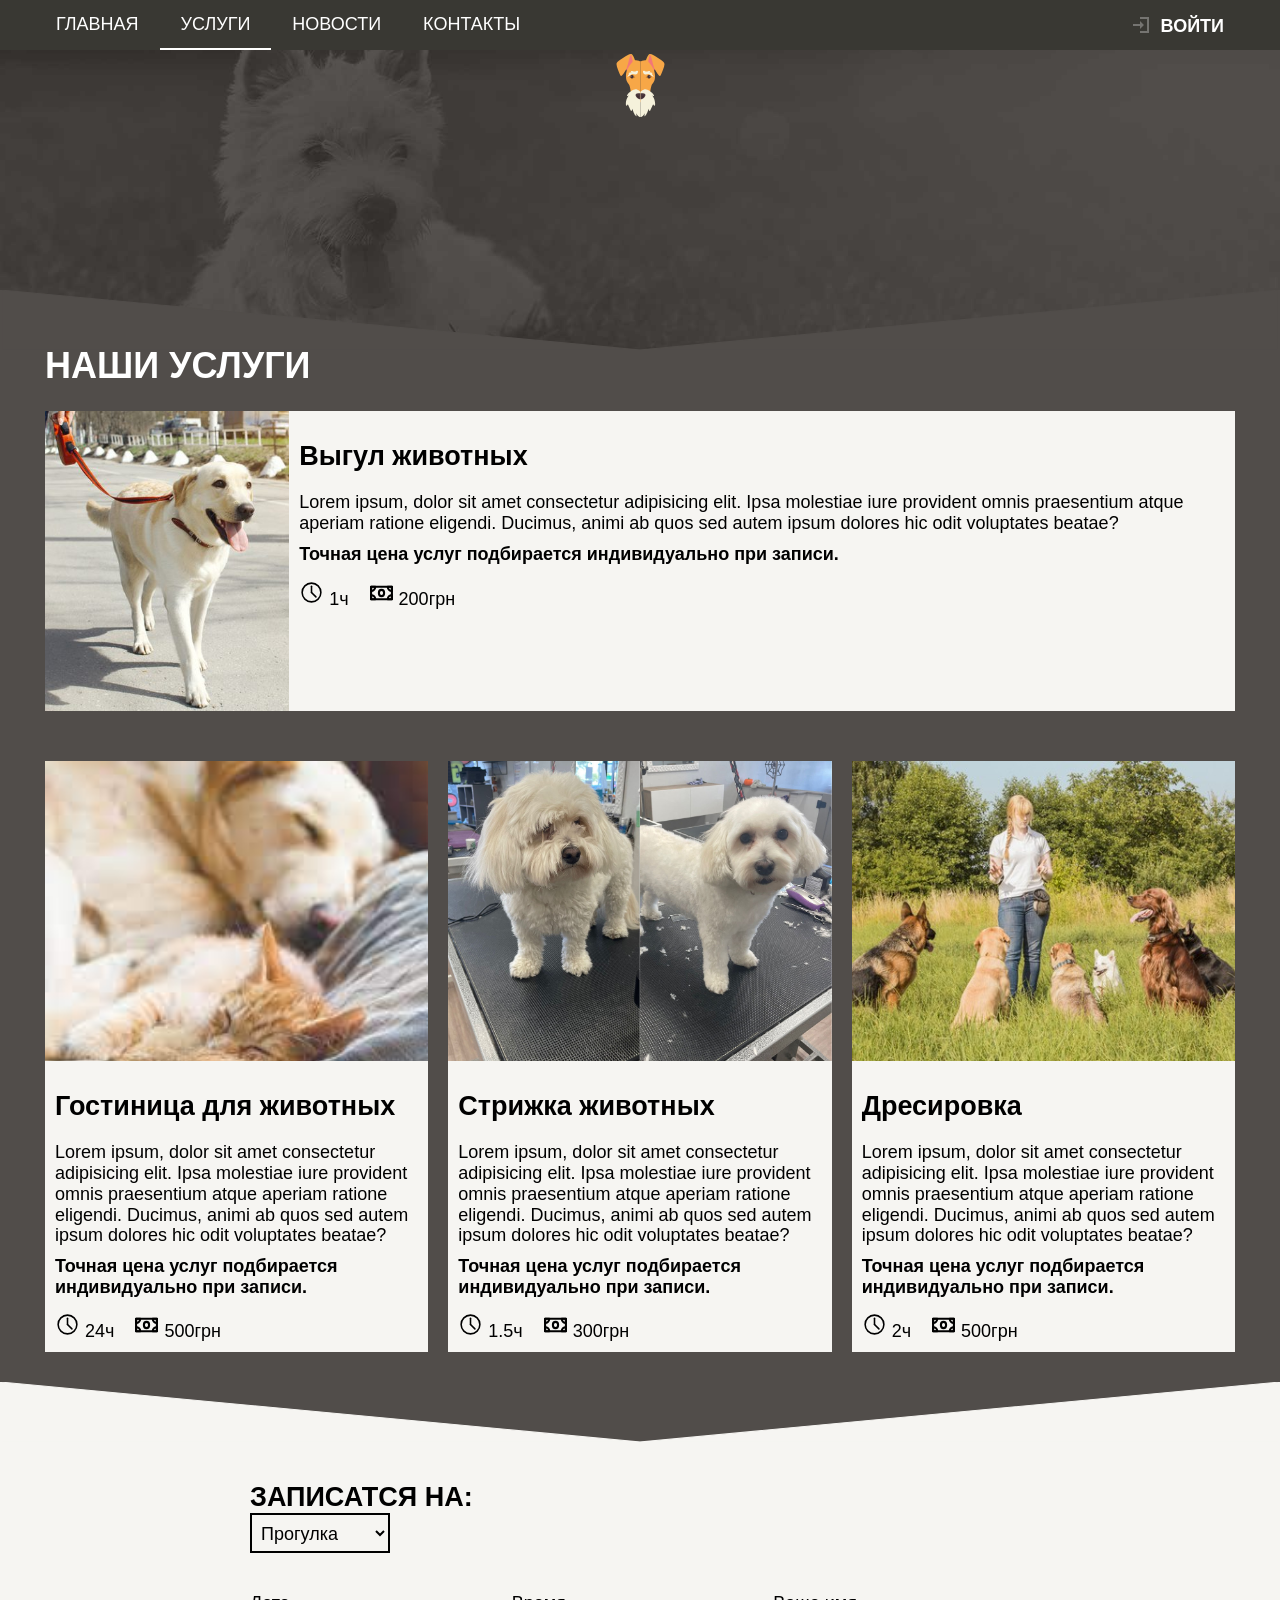
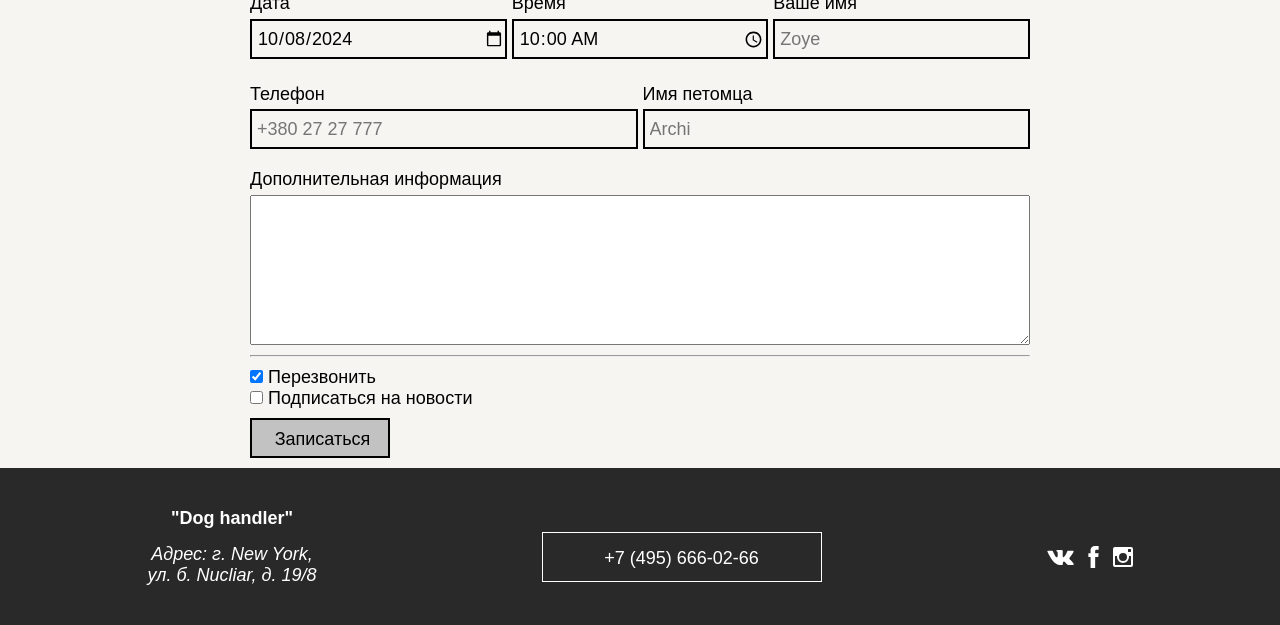
<file: projects/doghandler/services.html>
<!DOCTYPE html>
<html lang="ru">

<head>
  <meta charset="UTF-8">
  <meta name="viewport" content="width=device-width, initial-scale=1.0">

  <link rel="preconnect" href="https://fonts.googleapis.com">
  <link rel="preconnect" href="https://fonts.gstatic.com" crossorigin>
  <link href="https://fonts.googleapis.com/css2?family=PT+Sans+Narrow:wght@400;700&display=swap" rel="stylesheet">

  <link rel="icon" href="./img/icons8-dog-16.png">
  <link rel="stylesheet" href="css/normolize.css">
  <link rel="stylesheet" href="css/style.css">
  <link rel="stylesheet" href="css/servises.css">
  <title>DH</title>
</head>

<body>
  <div class="wrapper">
    <header class="header header--contacts">
      <div class="header__inner header__inner--servises">
        <a class="header__logo header__logo--servises" href="index.html"></a>

        <nav class="main-nav main-nav--closed main-nav--nojs">
          <div class="container">
            <button class="main-nav__toggle" type="button">
              <span class="visually-hidden">Открыть меню</span>
            </button>

            <div class="main-nav__wrapper">
              <ul class="main-nav__list site-list">
                <li class="site-list__item">
                  <a href="index-d.html">Главная</a>
                </li>
                <li class="site-list__item site-list__item--active">
                  <a>Услуги</a>
                </li>
                <li class="site-list__item">
                  <a href="news.html">Новости</a>
                </li>
                <li class="site-list__item">
                  <a href="contacts.html">Контакты</a>
                </li>
              </ul>

              <ul class="main-nav__list user-list">
                <li class="user-list__item">
                  <button class="user-list__login" onclick="userLoginShow()">
                    <svg class="user-list__login-icon" width="16" height="16" xmlns="http://www.w3.org/2000/svg"
                      viewBox="0 0 16 16">
                      <polygon points="0 7 7.01 7 7.01 4.06 10.96 8.01 7.01 11.91 7.01 9.06 0 9.02 0 7" />
                      <polygon points="7.01 0 7.01 2 14.03 2 14.03 13.99 7.01 13.99 7.01 16 16 16 16 0 7.01 0" />
                    </svg>
                    <span class="user-list__login-text">Войти</span>
                  </button>
                </li>
              </ul>
            </div>
          </div>
        </nav>
      </div>
    </header>

    <main class="main">
      <section class="services-pag__item">
        <div class="container">
          <div class="services-pag__inner">
            <div class="page__top-decor services-devider">
              <svg xmlns="http://www.w3.org/2000/svg" viewBox="0 0 300 60" preserveAspectRatio="none">
                <polygon points="0,0 150,60 300,0 300,60 0,60 0,0" fill="#514d4a" stroke="#514d4a" />
              </svg>
            </div>

            <h1 class="services__title">Наши Услуги</h1>

            <ul class="services-pag__item__list">
              <li class="services-pag__item__item">
                <div class="item-previev">
                  <img width="450px" height="450px" class="item-priviev__img" src="img/wolk.jpg" alt="">
                </div>

                <div class="item-content">
                  <h2 class="item-content__title">Выгул животных</h2>
                  <p class="item-content__text">Lorem ipsum, dolor sit amet consectetur adipisicing elit. Ipsa molestiae
                    iure provident omnis praesentium atque aperiam ratione eligendi. Ducimus, animi ab quos sed autem
                    ipsum dolores hic odit voluptates beatae?</p>
                  <p class="disclaimer">Точная цена услуг подбирается индивидуально при записи.</p>

                  <ul class="tags">
                    <li class="tag-time">
                      <svg width="25px" height="25px" viewBox="0 0 24 24" fill="none"
                        xmlns="http://www.w3.org/2000/svg">
                        <path
                          d="M12 21C16.9706 21 21 16.9706 21 12C21 7.02944 16.9706 3 12 3C7.02944 3 3 7.02944 3 12C3 16.9706 7.02944 21 12 21Z"
                          stroke="#000000" stroke-width="1.5" stroke-linecap="round" stroke-linejoin="round" />
                        <path d="M12 6V12" stroke="#000000" stroke-width="1.5" stroke-linecap="round"
                          stroke-linejoin="round" />
                        <path d="M16.24 16.24L12 12" stroke="#000000" stroke-width="1.5" stroke-linecap="round"
                          stroke-linejoin="round" />
                      </svg>
                      <span class="tag-text">1ч</span>
                    </li>
                    <li class="tag-cost">
                      <svg width="25px" height="25px" viewBox="0 0 48 48" fill="none"
                        xmlns="http://www.w3.org/2000/svg">
                        <rect width="48" height="48" fill="white" fill-opacity="0.01" />
                        <path d="M4 13H44V37H4V13Z" stroke="#000000" stroke-width="4" stroke-linejoin="round" />
                        <path fill-rule="evenodd" clip-rule="evenodd" d="M4 21C8.41828 21 12 17.4183 12 13H4V21Z"
                          stroke="#000000" stroke-width="4" stroke-linecap="round" stroke-linejoin="round" />
                        <path fill-rule="evenodd" clip-rule="evenodd" d="M4 29C8.41828 29 12 32.5817 12 37H4V29Z"
                          stroke="#000000" stroke-width="4" stroke-linecap="round" stroke-linejoin="round" />
                        <path fill-rule="evenodd" clip-rule="evenodd" d="M44 29V37H36C36 32.5817 39.5817 29 44 29Z"
                          stroke="#000000" stroke-width="4" stroke-linecap="round" stroke-linejoin="round" />
                        <path fill-rule="evenodd" clip-rule="evenodd" d="M44 21C39.5817 21 36 17.4183 36 13H44V21Z"
                          stroke="#000000" stroke-width="4" stroke-linecap="round" stroke-linejoin="round" />
                        <path
                          d="M24 31C26.7614 31 29 28.3137 29 25C29 21.6863 26.7614 19 24 19C21.2386 19 19 21.6863 19 25C19 28.3137 21.2386 31 24 31Z"
                          stroke="#000000" stroke-width="4" stroke-linejoin="round" />
                      </svg>
                      <span class="tag-text">200грн</span>
                    </li>
                  </ul>
                </div>
              </li>

              <li class="services-pag__item__item">
                <div class="item-previev">
                  <img width="450px" height="450px" class="item-priviev__img" src="img/hotel.jpg" alt="">
                </div>

                <div class="item-content">
                  <h2 class="item-content__title">Гостиница для животных</h2>
                  <p class="item-content__text">Lorem ipsum, dolor sit amet consectetur adipisicing elit. Ipsa molestiae
                    iure provident omnis praesentium atque aperiam ratione eligendi. Ducimus, animi ab quos sed autem
                    ipsum dolores hic odit voluptates beatae?</p>
                  <p class="disclaimer">Точная цена услуг подбирается индивидуально при записи.</p>

                  <ul class="tags">
                    <li class="tag-time">
                      <svg width="25px" height="25px" viewBox="0 0 24 24" fill="none"
                        xmlns="http://www.w3.org/2000/svg">
                        <path
                          d="M12 21C16.9706 21 21 16.9706 21 12C21 7.02944 16.9706 3 12 3C7.02944 3 3 7.02944 3 12C3 16.9706 7.02944 21 12 21Z"
                          stroke="#000000" stroke-width="1.5" stroke-linecap="round" stroke-linejoin="round" />
                        <path d="M12 6V12" stroke="#000000" stroke-width="1.5" stroke-linecap="round"
                          stroke-linejoin="round" />
                        <path d="M16.24 16.24L12 12" stroke="#000000" stroke-width="1.5" stroke-linecap="round"
                          stroke-linejoin="round" />
                      </svg>
                      <span class="tag-text">24ч</span>
                    </li>
                    <li class="tag-cost">
                      <svg width="25px" height="25px" viewBox="0 0 48 48" fill="none"
                        xmlns="http://www.w3.org/2000/svg">
                        <rect width="48" height="48" fill="white" fill-opacity="0.01" />
                        <path d="M4 13H44V37H4V13Z" stroke="#000000" stroke-width="4" stroke-linejoin="round" />
                        <path fill-rule="evenodd" clip-rule="evenodd" d="M4 21C8.41828 21 12 17.4183 12 13H4V21Z"
                          stroke="#000000" stroke-width="4" stroke-linecap="round" stroke-linejoin="round" />
                        <path fill-rule="evenodd" clip-rule="evenodd" d="M4 29C8.41828 29 12 32.5817 12 37H4V29Z"
                          stroke="#000000" stroke-width="4" stroke-linecap="round" stroke-linejoin="round" />
                        <path fill-rule="evenodd" clip-rule="evenodd" d="M44 29V37H36C36 32.5817 39.5817 29 44 29Z"
                          stroke="#000000" stroke-width="4" stroke-linecap="round" stroke-linejoin="round" />
                        <path fill-rule="evenodd" clip-rule="evenodd" d="M44 21C39.5817 21 36 17.4183 36 13H44V21Z"
                          stroke="#000000" stroke-width="4" stroke-linecap="round" stroke-linejoin="round" />
                        <path
                          d="M24 31C26.7614 31 29 28.3137 29 25C29 21.6863 26.7614 19 24 19C21.2386 19 19 21.6863 19 25C19 28.3137 21.2386 31 24 31Z"
                          stroke="#000000" stroke-width="4" stroke-linejoin="round" />
                      </svg>
                      <span class="tag-text">500грн</span>
                    </li>
                  </ul>
                </div>
              </li>

              <li class="services-pag__item__item">
                <div class="item-previev">
                  <img width="450px" height="450px" class="item-priviev__img" src="img/grooming.jpg" alt="">
                </div>

                <div class="item-content">
                  <h2 class="item-content__title">Стрижка животных</h2>
                  <p class="item-content__text">Lorem ipsum, dolor sit amet consectetur adipisicing elit. Ipsa molestiae
                    iure provident omnis praesentium atque aperiam ratione eligendi. Ducimus, animi ab quos sed autem
                    ipsum dolores hic odit voluptates beatae?</p>
                  <p class="disclaimer">Точная цена услуг подбирается индивидуально при записи.</p>

                  <ul class="tags">
                    <li class="tag-time">
                      <svg width="25px" height="25px" viewBox="0 0 24 24" fill="none"
                        xmlns="http://www.w3.org/2000/svg">
                        <path
                          d="M12 21C16.9706 21 21 16.9706 21 12C21 7.02944 16.9706 3 12 3C7.02944 3 3 7.02944 3 12C3 16.9706 7.02944 21 12 21Z"
                          stroke="#000000" stroke-width="1.5" stroke-linecap="round" stroke-linejoin="round" />
                        <path d="M12 6V12" stroke="#000000" stroke-width="1.5" stroke-linecap="round"
                          stroke-linejoin="round" />
                        <path d="M16.24 16.24L12 12" stroke="#000000" stroke-width="1.5" stroke-linecap="round"
                          stroke-linejoin="round" />
                      </svg>
                      <span class="tag-text">1.5ч</span>
                    </li>
                    <li class="tag-cost">
                      <svg width="25px" height="25px" viewBox="0 0 48 48" fill="none"
                        xmlns="http://www.w3.org/2000/svg">
                        <rect width="48" height="48" fill="white" fill-opacity="0.01" />
                        <path d="M4 13H44V37H4V13Z" stroke="#000000" stroke-width="4" stroke-linejoin="round" />
                        <path fill-rule="evenodd" clip-rule="evenodd" d="M4 21C8.41828 21 12 17.4183 12 13H4V21Z"
                          stroke="#000000" stroke-width="4" stroke-linecap="round" stroke-linejoin="round" />
                        <path fill-rule="evenodd" clip-rule="evenodd" d="M4 29C8.41828 29 12 32.5817 12 37H4V29Z"
                          stroke="#000000" stroke-width="4" stroke-linecap="round" stroke-linejoin="round" />
                        <path fill-rule="evenodd" clip-rule="evenodd" d="M44 29V37H36C36 32.5817 39.5817 29 44 29Z"
                          stroke="#000000" stroke-width="4" stroke-linecap="round" stroke-linejoin="round" />
                        <path fill-rule="evenodd" clip-rule="evenodd" d="M44 21C39.5817 21 36 17.4183 36 13H44V21Z"
                          stroke="#000000" stroke-width="4" stroke-linecap="round" stroke-linejoin="round" />
                        <path
                          d="M24 31C26.7614 31 29 28.3137 29 25C29 21.6863 26.7614 19 24 19C21.2386 19 19 21.6863 19 25C19 28.3137 21.2386 31 24 31Z"
                          stroke="#000000" stroke-width="4" stroke-linejoin="round" />
                      </svg>
                      <span class="tag-text">300грн</span>
                    </li>
                  </ul>
                </div>
              </li>

              <li class="services-pag__item__item">
                <div class="item-previev">
                  <img width="450px" height="450px" class="item-priviev__img" src="img/training.jpg" alt="">
                </div>

                <div class="item-content">
                  <h2 class="item-content__title">Дресировка</h2>
                  <p class="item-content__text">Lorem ipsum, dolor sit amet consectetur adipisicing elit. Ipsa molestiae
                    iure provident omnis praesentium atque aperiam ratione eligendi. Ducimus, animi ab quos sed autem
                    ipsum dolores hic odit voluptates beatae?</p>
                  <p class="disclaimer">Точная цена услуг подбирается индивидуально при записи.</p>

                  <ul class="tags">
                    <li class="tag-time">
                      <svg width="25px" height="25px" viewBox="0 0 24 24" fill="none"
                        xmlns="http://www.w3.org/2000/svg">
                        <path
                          d="M12 21C16.9706 21 21 16.9706 21 12C21 7.02944 16.9706 3 12 3C7.02944 3 3 7.02944 3 12C3 16.9706 7.02944 21 12 21Z"
                          stroke="#000000" stroke-width="1.5" stroke-linecap="round" stroke-linejoin="round" />
                        <path d="M12 6V12" stroke="#000000" stroke-width="1.5" stroke-linecap="round"
                          stroke-linejoin="round" />
                        <path d="M16.24 16.24L12 12" stroke="#000000" stroke-width="1.5" stroke-linecap="round"
                          stroke-linejoin="round" />
                      </svg>
                      <span class="tag-text">2ч</span>
                    </li>
                    <li class="tag-cost">
                      <svg width="25px" height="25px" viewBox="0 0 48 48" fill="none"
                        xmlns="http://www.w3.org/2000/svg">
                        <rect width="48" height="48" fill="white" fill-opacity="0.01" />
                        <path d="M4 13H44V37H4V13Z" stroke="#000000" stroke-width="4" stroke-linejoin="round" />
                        <path fill-rule="evenodd" clip-rule="evenodd" d="M4 21C8.41828 21 12 17.4183 12 13H4V21Z"
                          stroke="#000000" stroke-width="4" stroke-linecap="round" stroke-linejoin="round" />
                        <path fill-rule="evenodd" clip-rule="evenodd" d="M4 29C8.41828 29 12 32.5817 12 37H4V29Z"
                          stroke="#000000" stroke-width="4" stroke-linecap="round" stroke-linejoin="round" />
                        <path fill-rule="evenodd" clip-rule="evenodd" d="M44 29V37H36C36 32.5817 39.5817 29 44 29Z"
                          stroke="#000000" stroke-width="4" stroke-linecap="round" stroke-linejoin="round" />
                        <path fill-rule="evenodd" clip-rule="evenodd" d="M44 21C39.5817 21 36 17.4183 36 13H44V21Z"
                          stroke="#000000" stroke-width="4" stroke-linecap="round" stroke-linejoin="round" />
                        <path
                          d="M24 31C26.7614 31 29 28.3137 29 25C29 21.6863 26.7614 19 24 19C21.2386 19 19 21.6863 19 25C19 28.3137 21.2386 31 24 31Z"
                          stroke="#000000" stroke-width="4" stroke-linejoin="round" />
                      </svg>
                      <span class="tag-text">500грн</span>
                    </li>
                  </ul>
                </div>
              </li>
            </ul>

            <div class="page__bottom-decor services-devider">
              <svg xmlns="http://www.w3.org/2000/svg" viewBox="0 0 300 60" preserveAspectRatio="none">
                <polygon points="0,0 150,60 300,0 300,60 0,60 0,0" fill="#f6f5f2" stroke="#f6f5f2" />
              </svg>
            </div>
          </div>
        </div>
      </section>

      <section id="registration" class="registration">
        <div class="container">
          <div class="registration__inner">
            <form class="registration__form" action="">
              <div class="registration__to">
                <h2 class="registration__to-heder">записатся на:</h2>

                <select class="registration__to-select" name="" id="">
                  <option value="1">Прогулка</option>
                  <option value="2">Стрижка</option>
                  <option value="3">Гостиница</option>
                </select>
              </div>

              <div class="input__fields">
                <p class="appointment-item">
                  <label for="appointment-date">Дата</label>
                  <input type="date" id="appointment-date" name="date" value="2024-10-08">
                </p>
                <p class="appointment-item">
                  <label for="appointment-time">Время</label>
                  <input type="time" id="appointment-time" name="time" value="10:00">
                </p>
                <p class="appointment-item">
                  <label for="appointment-text">Ваше имя</label>
                  <input type="text" id="appointment-text" name="name" value="" placeholder="Zoye">
                </p>
                <p class="appointment-item">
                  <label for="appointment-phone">Телефон</label>
                  <input type="tel" id="appointment-phone" name="phone" value="" placeholder="+380 27 27 777">
                </p>
                <p class="appointment-item">
                  <label for="appointment-pet-name">Имя петомца</label>
                  <input type="text" id="appointment-pet-name" name="pet-name" value="" placeholder="Archi">
                </p>
              </div>

              <p class="appointment-item">
                <label for="appointment-info">Дополнительная информация</label>
                <textarea id="appointment-info" name="info" rows="4" cols="50">
                </textarea>
              </p>

              <hr>

              <p class="filter-option">
                <input class="filter-input-checkbox" id="rocol" type="checkbox" name="rocol" checked>
                <label for="murrays">Перезвонить</label>
              </p>
              <p class="filter-option">
                <input class="filter-input-checkbox" id="news" type="checkbox" name="news">
                <label for="murrays">Подписаться на новости</label>
              </p>
              <button class="registration__submit-btn" type="submit">Записаться</button>
            </form>
          </div>
        </div>
      </section>
    </main>

    <footer class="footer">
      <div class="container">
        <div class="footer__inner">
          <div class="footer__adress">
            <h4 class="footer-addres__title">"Dog handler"</h4>
            <address class="footer-address">
              Адрес: г. New York,<br>
              ул. б. Nucliar, д. 19/8
            </address>
          </div>

          <a class="footer__contact" href="tel:+74956660266">+7 (495) 666-02-66</a>

          <div class="footer-social">
            <p class="footer-social__slogan">Давайте дружить!</p>
            <ul class="social-links">
              <li>
                <a class="social-button" href="#"><span class="visually-hidden">Вконтакте</span>
                  <svg xmlns="http://www.w3.org/2000/svg" width="27" height="15" viewBox="0 0 26.14 14.91">
                    <path
                      d="M26 13.47l-.09-.17a13.55 13.55 0 0 0-2.6-3q-.87-.83-1.1-1.12A1 1 0 0 1 22 8a10.27 10.27 0 0 1 1.22-1.78l.88-1.16q2.35-3.13 2-4L26 .94a.8.8 0 0 0-.4-.22 2.14 2.14 0 0 0-.87 0h-3.92a.51.51 0 0 0-.27 0h-.3a.6.6 0 0 0-.15.14.93.93 0 0 0-.14.24 22.22 22.22 0 0 1-1.46 3.06q-.5.84-.93 1.46a7 7 0 0 1-.71.91 4.94 4.94 0 0 1-.52.47q-.23.18-.35.15l-.23-.05a.9.9 0 0 1-.31-.33 1.49 1.49 0 0 1-.16-.53V1.6a3.14 3.14 0 0 0 0-.62 2.12 2.12 0 0 0-.14-.44.73.73 0 0 0-.28-.33 1.57 1.57 0 0 0-.46-.18A9 9 0 0 0 12.57 0a8.93 8.93 0 0 0-3.25.33 1.83 1.83 0 0 0-.52.41q-.25.3-.07.33a1.67 1.67 0 0 1 1.16.59l.08.16a2.6 2.6 0 0 1 .19.63 6.32 6.32 0 0 1 .12 1 10.59 10.59 0 0 1 0 1.7q-.07.71-.13 1.1a2.21 2.21 0 0 1-.18.64 2.69 2.69 0 0 1-.16.3l-.07.07a1 1 0 0 1-.37.07.86.86 0 0 1-.46-.19 3.27 3.27 0 0 1-.56-.52 7 7 0 0 1-.66-.93q-.37-.6-.76-1.42l-.22-.39q-.2-.38-.56-1.11t-.62-1.43A.9.9 0 0 0 5.2.9h-.07a.93.93 0 0 0-.22-.16A1.44 1.44 0 0 0 4.6.65L.87.68A1 1 0 0 0 .1.94L0 1a.44.44 0 0 0 0 .22 1.08 1.08 0 0 0 .08.37Q.9 3.53 1.86 5.31t1.66 2.87Q4.23 9.27 5 10.24t1 1.24l.37.41.34.33a8.06 8.06 0 0 0 1 .78 16.34 16.34 0 0 0 1.4.9 7.6 7.6 0 0 0 1.79.72 6.19 6.19 0 0 0 2 .22h1.57a1.08 1.08 0 0 0 .72-.3l.05-.07a.9.9 0 0 0 .1-.25 1.38 1.38 0 0 0 0-.37 4.48 4.48 0 0 1 .09-1.05 2.77 2.77 0 0 1 .23-.71 1.74 1.74 0 0 1 .29-.4 1.19 1.19 0 0 1 .23-.2h.11a.86.86 0 0 1 .77.21 4.52 4.52 0 0 1 .83.79q.39.47.93 1.05a6.41 6.41 0 0 0 1 .87l.27.16a3.31 3.31 0 0 0 .71.3 1.53 1.53 0 0 0 .76.07l3.48-.05a1.58 1.58 0 0 0 .8-.17.68.68 0 0 0 .34-.37 1.06 1.06 0 0 0 0-.46 1.71 1.71 0 0 0-.1-.36z"
                      fill="#fff" />
                  </svg>
                </a>
              </li>
              <li>
                <a class="social-button" href="#"><span class="visually-hidden">Фейсбук</span>
                  <svg xmlns="http://www.w3.org/2000/svg" width="19" height="22" viewBox="0 0 10.15 21.74">
                    <path
                      d="M3.34 1.12A4.77 4.77 0 0 1 6.53 0h3.61v3.81H7.81a1.07 1.07 0 0 0-1.09.83v2.55h3.42c-.08 1.23-.24 2.45-.41 3.67h-3v10.87H2.21V10.86H0V7.21h2.19V3.66a3.83 3.83 0 0 1 1.15-2.54z"
                      fill="#fff" />
                  </svg>
                </a>
              </li>
              <li>
                <a class="social-button" href="#"><span class="visually-hidden">Инстаграм</span>
                  <svg xmlns="http://www.w3.org/2000/svg" width="20" height="20" viewBox="0 0 20 20">
                    <path
                      d="M18 0H2a2 2 0 0 0-2 2v16a2 2 0 0 0 2 2h16a2 2 0 0 0 2-2V2a2 2 0 0 0-2-2zm-8 6a4 4 0 1 1-4 4 4 4 0 0 1 4-4zM2.5 18a.47.47 0 0 1-.5-.5V9h2.1a3.4 3.4 0 0 0-.1 1 6 6 0 1 0 12 0 3.4 3.4 0 0 0-.1-1H18v8.5a.47.47 0 0 1-.5.5zM18 4.5a.47.47 0 0 1-.5.5h-2a.47.47 0 0 1-.5-.5v-2a.47.47 0 0 1 .5-.5h2a.47.47 0 0 1 .5.5z"
                      fill="#fff" />
                  </svg>
                </a>
              </li>
            </ul>
          </div>
        </div>
      </div>
    </footer>
  </div>

  <section class="modal modal-login">
    <h2>Личный кабинет</h2>

    <p class="modal-description">Введите пожалуйста свой логин и пароль</p>
    <form class="login-form" action="#" method="post">
      <p>
        <label class="visually-hidden" for="login">Логин</label>
        <input class="login-icon-user" id="login" type="text" name="login" placeholder="Логин">
      </p>

      <p>
        <label class="visually-hidden" for="password">Пароль</label>
        <input class="login-icon-password" id="password" type="password" name="password" placeholder="Пароль">
      </p>

      <p class="login-help">
        <label class="login-checkbox">
          <input class="" id="remember" type="checkbox" name="remember" checked>
          Запомните меня
        </label>
        <a class="restore" href="#">Я забыл пароль!</a>
      </p>
      <button class="button" type="submit">Войти</button>
    </form>

    <button class="modal-close" type="button"><span class="visually-hidden">Закрыть</span></button>
  </section>


  <script src="js/main.js"></script>
</body>

</html>
</file>
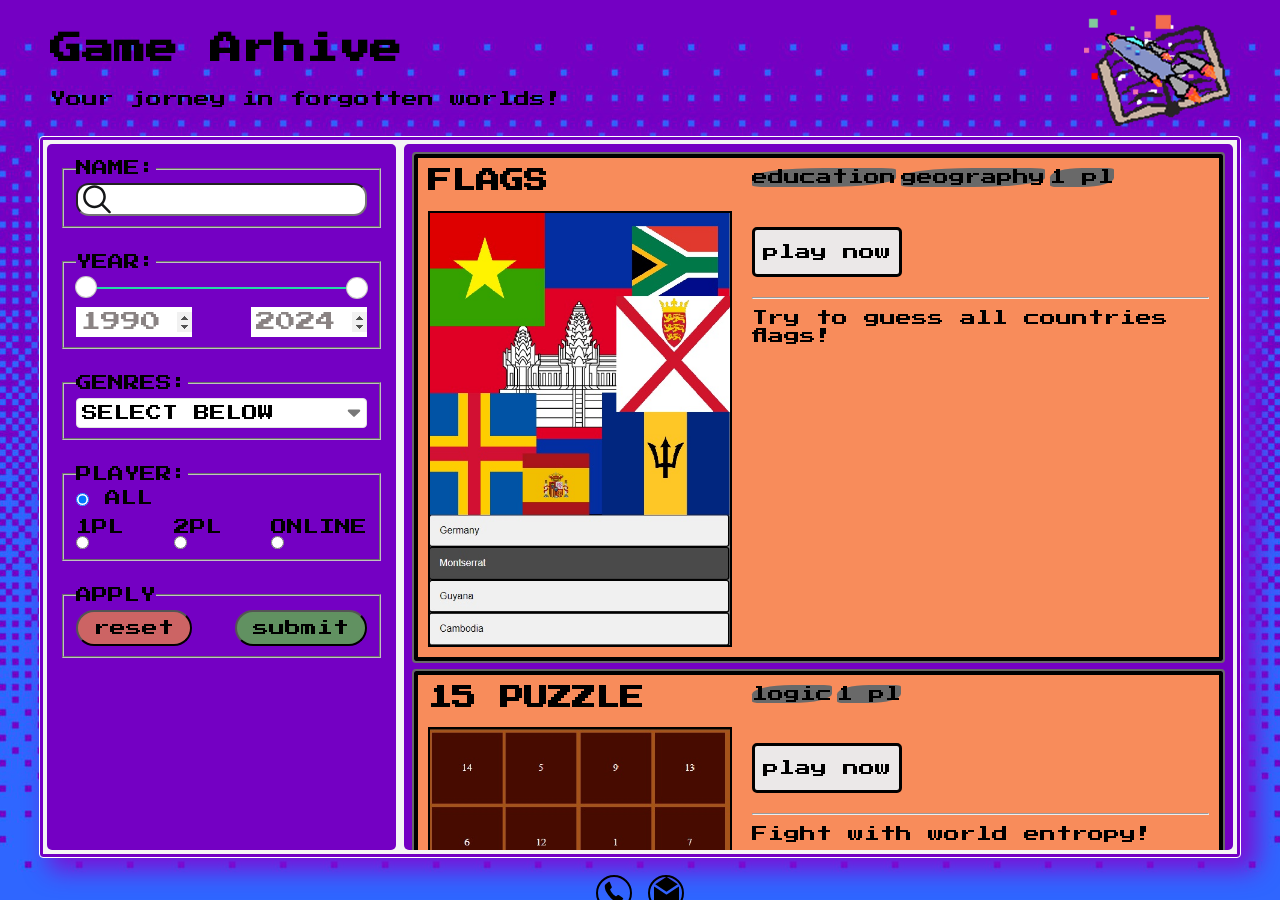
<file: projects/gamearhive/index-g.html>
<!DOCTYPE html>
<html lang="en">

<head>
  <meta charset="UTF-8">
  <meta name="viewport" content="width=device-width, initial-scale=1.0">

  <link rel="preconnect" href="https://fonts.googleapis.com">
  <link rel="preconnect" href="https://fonts.gstatic.com" crossorigin>
  <link href="https://fonts.googleapis.com/css2?family=Press+Start+2P&display=swap" rel="stylesheet">

  <script src="https://code.jquery.com/jquery-3.4.1.js"></script>

  <link rel="icon" href="img/ice.png">
  <link rel="stylesheet" href="css/normolize.css">
  <link rel="stylesheet" href="css/style.css">
  <title>Game Arhive</title>
</head>

<body>
  <header>
    <div class="header-text">
      <h1>Game Arhive</h1>
      <p>Your jorney in forgotten worlds!</p>
    </div>

    <a class="header__logo" href="#">
      <img src="img/logo.png" alt="" width="" height="">
    </a>
  </header>

  <main>
    <search class="search--opened">
      <button class="search__toggle" type="button">
        <span class="visually-hidden">Открыть меню</span>
      </button>

      <form class="search-form" action="">
        <fieldset>
          <legend>Name:</legend>
          <input class="input-name" type="search">
        </fieldset>

        <fieldset>
          <legend>Year:</legend>

          <div class="range_container">
            <div class="sliders_control">
                <input id="fromSlider" type="range" value="1990" min="1990" max="2024"/>
                <input id="toSlider" type="range" value="2024" min="1990" max="2024"/>
            </div>
            <div class="form_control">
              <div class="form_control_container">
                  <input class="form_control_container__time__input" type="number" id="fromInput" value="1990" min="1990" max="2024"/>
              </div>
              <div class="form_control_container">
                  <input class="form_control_container__time__input" type="number" id="toInput" value="2024" min="1990" max="2024"/>
              </div>
            </div>
          </div>
        </fieldset>

        <fieldset>
          <legend>Genres:</legend>

          <select id="genres">
            <option value="1">Rpg</option>
            <option value="2">Logic</option>
            <option value="3">Puzzle</option>
            <option value="4">Arcade</option>
            <option value="5">Shuter</option>
            <option value="6">Car</option>
            <option value="7">Action</option>
          </select>
        </fieldset>

        <fieldset>
          <legend>Player:</legend>

          <label>
            <input type="radio" name="player" checked>
            All
          </label>
          <div class="player-radio-group">
            <label>
              <span class="player-lbl">1pl</span>
              <input type="radio" name="player">
            </label>
            <label>
              <span class="player-lbl">2pl</span>
              <input type="radio" name="player">
            </label>
            <label>
              <span class="player-lbl">online</span>
              <input type="radio" name="player">
            </label>
          </div>
        </fieldset>

        <fieldset>
          <legend>Apply</legend>
          <div class="apply-btns">
            <button class="reset-btn" type="reset">reset</button>
            <button class="submit-btn" type="submit">submit</button>
          </div>
        </fieldset>
      </form>
    </search>

    <section class="game-cards">
      <div class="game-card">
        <div class="game-card__column--left">
          <h2 class="game-card__name">Flags</h2>

          <div class="game-card__previev-wrapper">
            <img class="game-card__previev" src="./games/flags/img/previev.jpg" alt="">
          </div>
        </div>

        <div class="game-card__column--right">
          <ul class="game-card__tags">
            <li class="game-card__tag">education</li>
            <li class="game-card__tag">geography</li>
            <li class="game-card__tag">1 pl</li>
          </ul>

          <a class="play-btn" target="_blank" href="./games/flags/flags.html">play now</a>

          <hr class="break-line">
          <p class="game-card__description">Try to guess all countries flags!
          </p>
        </div>
      </div>

      <div class="game-card">
        <div class="game-card__column--left">
          <h2 class="game-card__name">15 puzzle</h2>

          <div class="game-card__previev-wrapper">
            <img class="game-card__previev" src="./games/tag/img/previev.jpg" alt="">
          </div>
        </div>

        <div class="game-card__column--right">
          <ul class="game-card__tags">
            <li class="game-card__tag">logic</li>
            <li class="game-card__tag">1 pl</li>
          </ul>

          <a class="play-btn" target="_blank" href="./games/tag/tag.html">play now</a>

          <hr class="break-line">
          <p class="game-card__description">Fight with world entropy!
          </p>
        </div>
      </div>

      <div class="game-card">
        <!-- MOCK -->
        <div class="game-card__column--left">
          <h2 class="game-card__name">Game name</h2>

          <div class="game-card__previev-wrapper">
            <img class="game-card__previev" src="./img/game-1.png" alt="">
          </div>
        </div>

        <div class="game-card__column--right">
          <ul class="game-card__tags">
            <li class="game-card__tag">rpg</li>
            <li class="game-card__tag">action</li>
            <li class="game-card__tag">1 pl</li>
          </ul>

          <a class="play-btn" target="_blank" href="./games/game1/test.html">play now</a>

          <hr class="break-line">
          <p class="game-card__description">Lorem ipsum, dolor sit amet consectetur adipisicing elit. Recusandae
            exercitationem sit dicta ullam cum magnam sapiente dolore debitis iste totam, at optio ipsa voluptates magni
            laudantium nesciunt, modi, perspiciatis molestias.
          </p>
        </div>
      </div>

    </section>
  </main>

  <footer>
    <div class="contacts">
      <a class="cotacts__item" href="">
        <svg fill="#000" width="30px" height="30px" viewBox="0 0 32 32" xmlns="http://www.w3.org/2000/svg">
          <path
            d="M11.748 5.773S11.418 5 10.914 5c-.496 0-.754.229-.926.387S6.938 7.91 6.938 7.91s-.837.731-.773 2.106c.054 1.375.323 3.332 1.719 6.058 1.386 2.72 4.855 6.876 7.047 8.337 0 0 2.031 1.558 3.921 2.191.549.173 1.647.398 1.903.398.26 0 .719 0 1.246-.385.536-.389 3.543-2.807 3.543-2.807s.736-.665-.119-1.438c-.859-.773-3.467-2.492-4.025-2.944-.559-.459-1.355-.257-1.699.054-.343.313-.956.828-1.031.893-.112.086-.419.365-.763.226-.438-.173-2.234-1.148-3.899-3.426-1.655-2.276-1.837-3.02-2.084-3.824a.56.56 0 0 1 .225-.657c.248-.172 1.161-.933 1.161-.933s.591-.583.344-1.27-1.906-4.716-1.906-4.716z" />
        </svg>
      </a>

      <a class="cotacts__item" href="">
        <svg fill="#000000" height="25px" width="25px" version="1.1" id="Layer_1" xmlns="http://www.w3.org/2000/svg"
          xmlns:xlink="http://www.w3.org/1999/xlink" viewBox="0 0 512 512" xml:space="preserve">
          <g>
            <g>
              <path d="M486.4,210.506l-25.6,17.002L270.164,354.125c-4.291,2.85-9.226,4.275-14.164,4.275c-4.937,0-9.873-1.425-14.164-4.275
            L51.2,227.511l-25.6-17.003L0,193.504V486.4C0,500.538,11.464,512,25.6,512h460.8c14.14,0,25.6-11.462,25.6-25.6V193.502
            L486.4,210.506z" />
            </g>
          </g>
          <g>
            <g>
              <path d="M270.2,4.299c-8.596-5.733-19.799-5.733-28.401,0L25.141,148.738l23.12,15.355L71.38,179.45L256,302.068l184.62-122.621
			      l23.12-15.355l23.117-15.357L270.2,4.299z" />
            </g>
          </g>
        </svg>
      </a>
    </div>
  </footer>

  <script src="js/main.js"></script>
  <script>
    $(document).ready(function () {
        $("#genres").CreateMultiCheckBox({ width: '100%', defaultText : 'Select Below', height:'250px' });
    });
  </script>
</body>

</html>
</file>
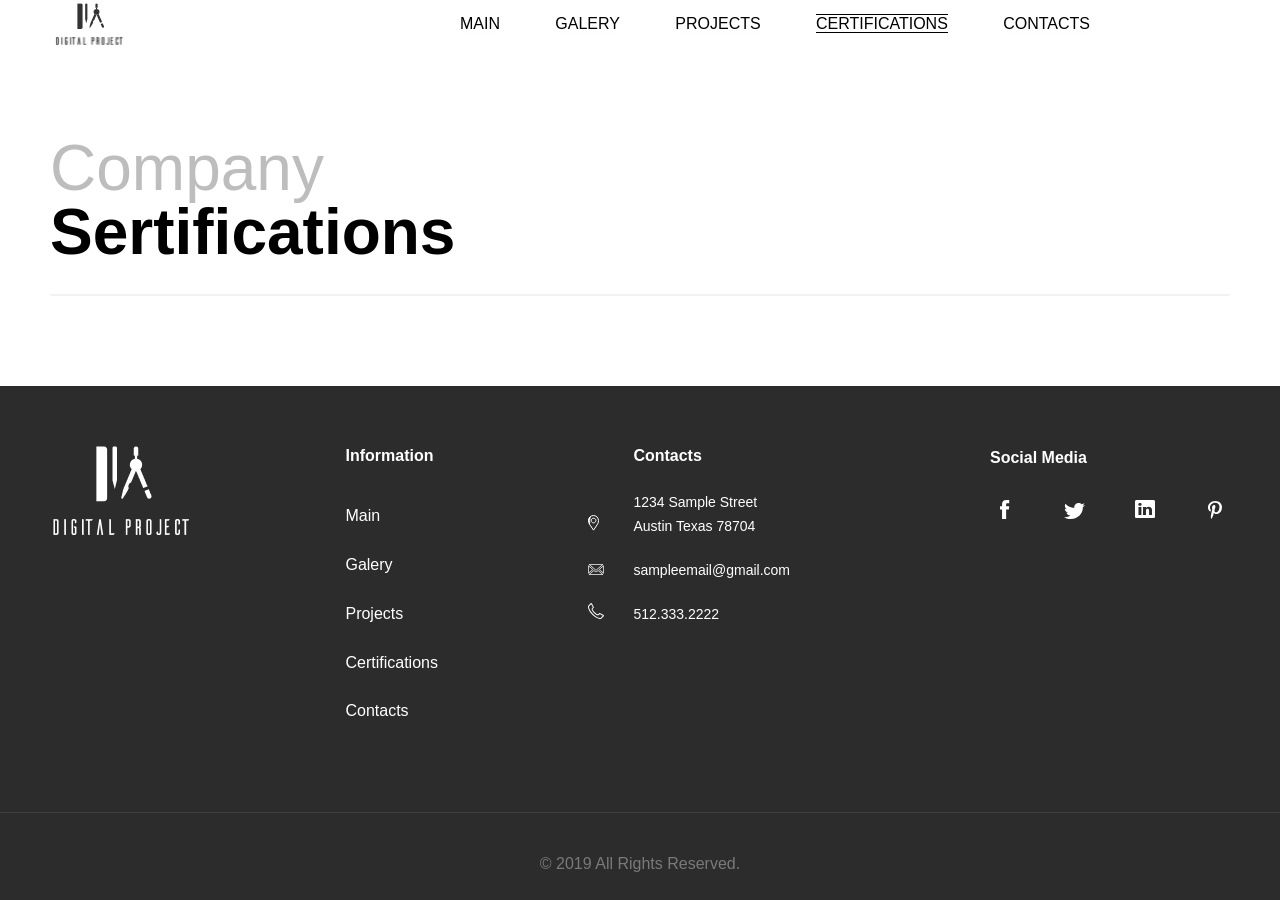
<file: projects/lorum/certifications.html>
<!DOCTYPE html>
<html lang="en">

<head>
  <meta charset="UTF-8">
  <meta name="viewport" content="width=device-width, initial-scale=1.0">

  <link rel="preconnect" href="https://fonts.googleapis.com">
  <link rel="preconnect" href="https://fonts.gstatic.com" crossorigin>
  <link
    href="https://fonts.googleapis.com/css2?family=Roboto:ital,wght@0,300;0,400;0,500;0,700;1,300;1,400;1,500;1,700&display=swap"
    rel="stylesheet">

  <link rel="stylesheet" href="css/style.css">
  <title>Certifications</title>
</head>

<body>
  <div class="wrapper">
    <header class="header">
      <div class="conteiner">
        <div class="header-inner">

          <a class="logo" href="#">
            <img class="logo__img" src="img/logo-black.svg" alt="" width="70px" height="43px">
          </a>

          <nav class="menu menu-list--closed">
            <ul class="menu-list">
              <li class="munu-item">
                <a class="menu-link" href="index-l.html">Main</a>
              </li>
              <li class="munu-item">
                <a class="menu-link" href="gallery.html">Galery</a>
              </li>
              <li class="munu-item">
                <a class="menu-link" href="projects.html">Projects</a>
              </li>
              <li class="munu-item">
                <a class="menu-link menu__active" href="certifications.html">Certifications</a>
              </li>
              <li class="munu-item">
                <a class="menu-link" href="contacts.html">Contacts</a>
              </li>
            </ul>
          </nav>

          <div class="menu-btn" id="menu-btn">
            <div class="line-one no-animation"></div>
            <div class="line-two no-animation"></div>
            <div class="line-three no-animation"></div>
          </div>
        </div>
      </div>
    </header>

    <main>
      <div class="conteiner">
        <h2 class="page-title page-title--subpage">Company<span class="page-title--bold">Sertifications</span></h2>

        <hr class="page-hr">
      </div>
    </main>

    <footer>
      <div class="conteiner">
        <a class="logo" href="#">
          <img class="logo__img" src="img/footer-logo.svg" alt="" width="145px" height="94px">
        </a>

        <nav class="footer-menu">
          <h3>Information</h3>

          <ul class="footer-menu-list">
            <li class="footer-menu-item"><a href="#">Main</a></li>
            <li class="footer-menu-item"><a href="#">Galery</a></li>
            <li class="footer-menu-item"><a href="#">Projects</a></li>
            <li class="footer-menu-item"><a href="#">Certifications</a></li>
            <li class="footer-menu-item"><a href="#">Contacts</a></li>
          </ul>
        </nav>

        <address>
          <div class="contacts">
            <h3>Contacts</h3>

            <dl>
              <dt class="contacts-item"><span class="visually-hidden">Adress</span>
                <svg width="11" height="16" viewBox="0 0 11 16" fill="none" xmlns="http://www.w3.org/2000/svg">
                  <path
                    d="M1.50814 9.2492L1.51345 9.25698L5.5 15.1116L9.48655 9.25698L9.49186 9.2492L9.49745 9.24161C10.2363 8.23991 10.5723 6.879 10.4871 5.5225C10.4019 4.16584 9.89922 2.86989 9.03258 1.98859C7.08079 0.00382429 3.91955 0.00377946 1.96742 1.98859L1.50814 9.2492ZM1.50814 9.2492L1.50255 9.24161M1.50814 9.2492L1.50255 9.24161M1.50255 9.24161C0.763724 8.23991 0.42775 6.879 0.51291 5.5225M0.51291 5.5225C0.598079 4.16585 1.10077 2.86991 1.9674 1.98862L0.51291 5.5225ZM3.23807 5.53836C3.23807 6.82627 4.26679 7.88453 5.55356 7.88453C6.84032 7.88453 7.86905 6.82627 7.86905 5.53836C7.86905 4.25045 6.84032 3.19219 5.55356 3.19219C4.26679 3.19219 3.23807 4.25045 3.23807 5.53836Z"
                    stroke="white" />
                </svg>
              </dt>
              <dd>
                <p>1234 Sample Street<br>Austin Texas 78704</p>
              </dd>

              <dt class="contacts-item"><span class="visually-hidden">email</span>
                <svg width="16" height="11" viewBox="0 0 16 11" fill="none" xmlns="http://www.w3.org/2000/svg">
                  <path
                    d="M8.13945 6.16166L8.13943 6.16163L8.13512 6.16456C8.10734 6.18343 8.06695 6.19696 8.0235 6.19696H8.02008C7.95651 6.19696 7.91576 6.17544 7.90255 6.1642L7.90186 6.16361L1.09985 0.4H14.9358L8.4497 5.90252L8.44932 5.90285L8.16437 6.1452L8.16348 6.1458L8.13945 6.16166ZM10.0346 6.48934L15.0112 10.6H0.983875L5.97125 6.45877L6.96401 7.30051L6.9651 7.30143C7.25806 7.54803 7.63451 7.67805 8.02235 7.67805C8.4099 7.67805 8.78655 7.54692 9.07963 7.29972L9.08053 7.29895L10.0346 6.48934ZM4.82991 5.4915L0.4 9.17041V1.73773L4.82991 5.4915ZM15.6 1.76878V9.17559L11.1765 5.52124L15.6 1.76878Z"
                    stroke="white" stroke-width="0.8" />
                </svg>
              </dt>
              <dd><a href="mailto:sampleemail@gmail.com">sampleemail@gmail.com</a></dd>

              <dt class="contacts-item"><span class="visually-hidden">Telephone</span>
                <svg width="17" height="16" viewBox="0 0 17 16" fill="none" xmlns="http://www.w3.org/2000/svg">
                  <mask id="path-1-inside-1_1_133" fill="white">
                    <path
                      d="M16.0028 12.6271C16.0367 12.887 15.9575 13.113 15.7655 13.305L13.5113 15.5422C13.4096 15.6552 13.2768 15.7514 13.113 15.8304C12.9492 15.9095 12.7882 15.9604 12.63 15.9829C12.6187 15.9829 12.5848 15.9858 12.5282 15.9915C12.4718 15.9971 12.3984 16 12.308 16C12.0932 16 11.7457 15.9633 11.2655 15.8898C10.7853 15.8163 10.1978 15.6355 9.5029 15.3474C8.80787 15.0593 8.01976 14.627 7.13844 14.0508C6.25711 13.4746 5.31923 12.6836 4.32488 11.6779C3.53392 10.8983 2.87856 10.1525 2.35878 9.44068C1.83901 8.72879 1.42093 8.0706 1.10455 7.46608C0.788135 6.86156 0.550847 6.31354 0.392655 5.82202C0.234463 5.33049 0.127118 4.90677 0.0706214 4.55083C0.0141243 4.1949 -0.00847457 3.91524 0.00282486 3.71185C0.0141243 3.50847 0.019774 3.39547 0.019774 3.37287C0.0423728 3.21468 0.0932202 3.05366 0.172316 2.88982C0.251412 2.72598 0.347457 2.59321 0.460451 2.49152L2.71469 0.237287C2.87288 0.0790958 3.05367 0 3.25706 0C3.40395 0 3.53389 0.0423728 3.64689 0.127118C3.75988 0.211864 3.85593 0.316383 3.93502 0.440677L5.74858 3.88135C5.85028 4.06214 5.87852 4.25988 5.83333 4.47456C5.78813 4.68925 5.69208 4.87004 5.54519 5.01694L4.71468 5.84744C4.69208 5.87004 4.67231 5.90676 4.65536 5.95761C4.63841 6.00846 4.62994 6.05083 4.62994 6.08473C4.67514 6.32202 4.77683 6.5932 4.93502 6.89829C5.07062 7.16947 5.27965 7.49998 5.56214 7.88981C5.84463 8.27964 6.24575 8.72876 6.76553 9.23724C7.274 9.75706 7.72598 10.161 8.12146 10.4492C8.51686 10.7372 8.84748 10.9491 9.11301 11.0847C9.37855 11.2203 9.58194 11.3022 9.72315 11.3304L9.93496 11.3728C9.95756 11.3728 9.99437 11.3643 10.0452 11.3474C10.096 11.3304 10.1327 11.3106 10.1554 11.288L11.1214 10.305C11.3249 10.1242 11.5621 10.0338 11.8333 10.0338C12.0255 10.0338 12.1779 10.0677 12.2909 10.1355H12.3078L15.579 12.0677C15.8164 12.2147 15.9576 12.4011 16.0028 12.6271Z" />
                  </mask>
                  <path
                    d="M16.0028 12.6271L16.9944 12.4977L16.99 12.4641L16.9834 12.4309L16.0028 12.6271ZM15.7655 13.305L16.4699 14.0148L16.4727 14.0121L15.7655 13.305ZM13.5113 15.5422L12.8069 14.8325L12.7869 14.8523L12.768 14.8733L13.5113 15.5422ZM13.113 15.8304L12.6786 14.9297L12.6781 14.9299L13.113 15.8304ZM12.63 15.9829V16.9829H12.701L12.7713 16.9729L12.63 15.9829ZM12.5282 15.9915L12.6274 16.9866L12.6277 16.9865L12.5282 15.9915ZM9.5029 15.3474L9.88587 14.4237L9.88586 14.4237L9.5029 15.3474ZM7.13844 14.0508L7.68566 13.2138L7.68564 13.2138L7.13844 14.0508ZM4.32488 11.6779L5.03604 10.9748L5.02688 10.9658L4.32488 11.6779ZM2.35878 9.44068L1.55115 10.0304L1.55117 10.0304L2.35878 9.44068ZM1.10455 7.46608L1.99054 7.00238L1.99052 7.00235L1.10455 7.46608ZM0.019774 3.37287L-0.970176 3.23145L-0.980226 3.3018V3.37287H0.019774ZM0.460451 2.49152L1.12942 3.23481L1.14896 3.21722L1.16756 3.19863L0.460451 2.49152ZM2.71469 0.237287L3.42179 0.944395V0.944395L2.71469 0.237287ZM3.93502 0.440677L4.81966 -0.025609L4.80061 -0.0617409L4.77868 -0.0961993L3.93502 0.440677ZM5.74858 3.88135L4.86395 4.34763L4.87031 4.35971L4.87701 4.37161L5.74858 3.88135ZM5.54519 5.01694L4.83808 4.30983L4.83808 4.30983L5.54519 5.01694ZM4.71468 5.84744L5.42179 6.55455L5.42179 6.55455L4.71468 5.84744ZM4.62994 6.08473H3.62994V6.17912L3.6476 6.27184L4.62994 6.08473ZM4.93502 6.89829L5.82945 6.45107L5.82616 6.4445L5.82278 6.43797L4.93502 6.89829ZM6.76553 9.23724L7.4804 8.53798L7.4727 8.5301L7.46482 8.5224L6.76553 9.23724ZM8.12146 10.4492L7.53253 11.2573L7.53267 11.2574L8.12146 10.4492ZM9.72315 11.3304L9.91944 10.3498L9.91875 10.3497L9.72315 11.3304ZM9.93496 11.3728L9.73867 12.3533L9.83585 12.3728H9.93496V11.3728ZM10.0452 11.3474L10.3612 12.2961L10.3618 12.2959L10.0452 11.3474ZM10.1554 11.288L10.8625 11.9952L10.8686 11.9889L10.1554 11.288ZM11.1214 10.305L10.4573 9.55733L10.432 9.57986L10.4082 9.60405L11.1214 10.305ZM12.2909 10.1355L11.7763 10.9929L12.0138 11.1355H12.2909V10.1355ZM12.3078 10.1355L12.8164 9.2745L12.5811 9.13551H12.3078V10.1355ZM15.579 12.0677L16.1055 11.2175L16.0966 11.212L16.0876 11.2067L15.579 12.0677ZM15.0112 12.7565C15.0099 12.7464 15.0083 12.709 15.0251 12.6611C15.0414 12.6144 15.0626 12.5938 15.0583 12.598L16.4727 14.0121C16.8746 13.61 17.0702 13.0786 16.9944 12.4977L15.0112 12.7565ZM15.0611 12.5953L12.8069 14.8325L14.2157 16.252L16.4699 14.0148L15.0611 12.5953ZM12.768 14.8733C12.7678 14.8735 12.7627 14.8792 12.7492 14.8889C12.7355 14.8989 12.713 14.9131 12.6786 14.9297L13.5474 16.7311C13.8062 16.6063 14.051 16.4375 14.2546 16.2112L12.768 14.8733ZM12.6781 14.9299C12.5943 14.9704 12.532 14.9868 12.4887 14.993L12.7713 16.9729C13.0444 16.9339 13.304 16.8486 13.5479 16.7309L12.6781 14.9299ZM12.63 14.9829C12.5554 14.9829 12.4569 14.9936 12.4288 14.9964L12.6277 16.9865C12.6405 16.9852 12.6513 16.9842 12.6603 16.9833C12.6695 16.9825 12.6759 16.9819 12.6802 16.9815C12.6823 16.9814 12.6834 16.9813 12.6838 16.9812C12.6842 16.9812 12.6832 16.9813 12.681 16.9814C12.679 16.9816 12.6742 16.9819 12.6674 16.9822C12.6639 16.9823 12.6591 16.9825 12.6533 16.9826C12.6477 16.9828 12.6397 16.9829 12.63 16.9829V14.9829ZM12.4291 14.9964C12.4185 14.9975 12.3814 15 12.308 15V17C12.4153 17 12.5251 16.9967 12.6274 16.9866L12.4291 14.9964ZM12.308 15C12.1756 15 11.8933 14.9742 11.4168 14.9013L11.1143 16.8783C11.5982 16.9523 12.0109 17 12.308 17V15ZM11.4168 14.9013C11.047 14.8447 10.5422 14.6958 9.88587 14.4237L9.11992 16.2712C9.85327 16.5752 10.5236 16.7879 11.1143 16.8783L11.4168 14.9013ZM9.88586 14.4237C9.26584 14.1666 8.53398 13.7685 7.68566 13.2138L6.59121 14.8878C7.50555 15.4856 8.34991 15.952 9.11993 16.2712L9.88586 14.4237ZM7.68564 13.2138C6.87975 12.6869 5.99637 11.9462 5.03598 10.9748L3.61378 12.381C4.64209 13.421 5.63447 14.2623 6.59123 14.8878L7.68564 13.2138ZM5.02688 10.9658C4.26498 10.2147 3.64739 9.5097 3.1664 8.85097L1.55117 10.0304C2.10972 10.7953 2.80287 11.5818 3.62288 12.3901L5.02688 10.9658ZM3.16642 8.851C2.6679 8.16822 2.27846 7.55251 1.99054 7.00238L0.218553 7.92978C0.563401 8.58869 1.01012 9.28936 1.55115 10.0304L3.16642 8.851ZM1.99052 7.00235C1.69268 6.4333 1.48079 5.9389 1.34457 5.51565L-0.55926 6.12838C-0.379092 6.68819 -0.116406 7.28983 0.21857 7.92981L1.99052 7.00235ZM1.34457 5.51565C1.19599 5.05399 1.10408 4.68278 1.05826 4.39407L-0.917014 4.7076C-0.849848 5.13075 -0.72706 5.607 -0.55926 6.12838L1.34457 5.51565ZM1.05826 4.39407C1.00579 4.06355 0.995827 3.86558 1.00129 3.76732L-0.995636 3.65638C-1.01278 3.96491 -0.977545 4.32626 -0.917014 4.7076L1.05826 4.39407ZM1.00129 3.76732C1.01131 3.58687 1.01977 3.43174 1.01977 3.37287H-0.980226C-0.980226 3.35422 -0.979567 3.34471 -0.980418 3.36514C-0.980959 3.37811 -0.981864 3.39759 -0.983216 3.42463C-0.985903 3.47838 -0.990021 3.55533 -0.995636 3.65638L1.00129 3.76732ZM1.00972 3.51429C1.01593 3.47088 1.03239 3.40842 1.07287 3.32457L-0.728235 2.45507C-0.845947 2.6989 -0.931179 2.95848 -0.970176 3.23145L1.00972 3.51429ZM1.07287 3.32457C1.08958 3.28995 1.10391 3.26729 1.1139 3.25349C1.12371 3.23992 1.12932 3.2349 1.12942 3.23481L-0.208513 1.74822C-0.434986 1.95205 -0.60357 2.19684 -0.728235 2.45507L1.07287 3.32457ZM1.16756 3.19863L3.42179 0.944395L2.00758 -0.46982L-0.246655 1.78441L1.16756 3.19863ZM3.42179 0.944395C3.42442 0.941771 3.40782 0.958821 3.36974 0.975479C3.32983 0.99294 3.28899 1 3.25706 1V-1C2.76068 -1 2.33272 -0.794955 2.00758 -0.46982L3.42179 0.944395ZM3.25706 1C3.23308 1 3.19701 0.996318 3.15466 0.98251C3.1119 0.968564 3.07517 0.948327 3.04689 0.927119L4.24689 -0.672882C3.95352 -0.892907 3.61104 -1 3.25706 -1V1ZM3.04689 0.927119C3.05935 0.936463 3.07414 0.950493 3.09136 0.977553L4.77868 -0.0961993C4.63771 -0.317726 4.46042 -0.512735 4.24689 -0.672882L3.04689 0.927119ZM3.05039 0.906963L4.86395 4.34763L6.63321 3.41506L4.81966 -0.025609L3.05039 0.906963ZM4.87701 4.37161C4.86951 4.35828 4.86015 4.3351 4.85609 4.30666C4.85215 4.27912 4.85568 4.26425 4.85478 4.26855L6.81188 4.68057C6.90391 4.24342 6.84805 3.79622 6.62016 3.39108L4.87701 4.37161ZM4.85478 4.26855C4.85011 4.2907 4.84527 4.30014 4.84428 4.30202C4.84349 4.3035 4.84243 4.30548 4.83808 4.30983L6.2523 5.72404C6.54423 5.43211 6.72907 5.07389 6.81188 4.68057L4.85478 4.26855ZM4.83808 4.30983L4.00758 5.14033L5.42179 6.55455L6.2523 5.72404L4.83808 4.30983ZM4.00758 5.14033C3.82477 5.32314 3.74364 5.53049 3.70668 5.64138L5.60404 6.27384C5.5992 6.28838 5.58712 6.32194 5.56337 6.36604C5.54035 6.4088 5.49659 6.47975 5.42179 6.55455L4.00758 5.14033ZM3.70668 5.64138C3.67309 5.74214 3.62994 5.89958 3.62994 6.08473H5.62994C5.62994 6.14869 5.62222 6.19692 5.61687 6.22364C5.61132 6.2514 5.60571 6.26884 5.60404 6.27384L3.70668 5.64138ZM3.6476 6.27184C3.71679 6.63509 3.86166 7.00065 4.04727 7.3586L5.82278 6.43797C5.692 6.18575 5.63348 6.00895 5.61228 5.89762L3.6476 6.27184ZM4.0406 7.3455C4.21043 7.68516 4.45418 8.06506 4.75239 8.47659L6.37189 7.30303C6.10513 6.9349 5.9308 6.65378 5.82945 6.45107L4.0406 7.3455ZM4.75239 8.47659C5.08019 8.92895 5.52429 9.42191 6.06623 9.95207L7.46482 8.5224C6.96722 8.03562 6.60906 7.63033 6.37189 7.30303L4.75239 8.47659ZM6.05066 9.93649C6.58131 10.479 7.07624 10.9248 7.53253 11.2573L8.71039 9.64097C8.37572 9.39709 7.96669 9.03513 7.4804 8.53798L6.05066 9.93649ZM7.53267 11.2574C7.94725 11.5594 8.32587 11.8056 8.65823 11.9753L9.56779 10.1941C9.36908 10.0926 9.08646 9.91491 8.71025 9.64087L7.53267 11.2574ZM8.65823 11.9753C8.9376 12.118 9.24358 12.2544 9.52755 12.3111L9.91875 10.3497C9.93174 10.3523 9.90891 10.3487 9.83824 10.3202C9.77197 10.2935 9.68278 10.2528 9.56779 10.1941L8.65823 11.9753ZM9.52686 12.3109L9.73867 12.3533L10.1313 10.3923L9.91944 10.3498L9.52686 12.3109ZM9.93496 12.3728C10.136 12.3728 10.3103 12.3131 10.3612 12.2961L9.72908 10.3986C9.72232 10.4009 9.73241 10.3972 9.75461 10.392C9.76628 10.3893 9.7864 10.3851 9.813 10.3813C9.83825 10.3777 9.88077 10.3728 9.93496 10.3728V12.3728ZM10.3618 12.2959C10.472 12.2591 10.6795 12.1781 10.8625 11.9951L9.44825 10.5809C9.5231 10.5061 9.5941 10.4623 9.63681 10.4393C9.68083 10.4156 9.71424 10.4036 9.72847 10.3988L10.3618 12.2959ZM10.8686 11.9889L11.8347 11.0059L10.4082 9.60405L9.44212 10.5871L10.8686 11.9889ZM11.7855 11.0526C11.7951 11.0441 11.8015 11.0399 11.8044 11.0381C11.8059 11.0371 11.8069 11.0366 11.8073 11.0364C11.8078 11.0362 11.808 11.0361 11.808 11.0361C11.808 11.0361 11.8081 11.036 11.8085 11.0359C11.8089 11.0358 11.8098 11.0356 11.8113 11.0353C11.8143 11.0348 11.8213 11.0338 11.8333 11.0338V9.03382C11.3161 9.03382 10.8429 9.21479 10.4573 9.55733L11.7855 11.0526ZM11.8333 11.0338C11.8724 11.0338 11.8839 11.0374 11.8749 11.0354C11.8651 11.0332 11.8273 11.0235 11.7763 10.9929L12.8056 9.27811C12.4816 9.08365 12.1287 9.03382 11.8333 9.03382V11.0338ZM12.2909 11.1355H12.3078V9.13551H12.2909V11.1355ZM11.7993 10.9965L15.0704 12.9287L16.0876 11.2067L12.8164 9.2745L11.7993 10.9965ZM15.0525 12.9179C15.0864 12.9389 15.0824 12.9435 15.0659 12.9217C15.0576 12.9108 15.0482 12.8957 15.0397 12.877C15.0312 12.8582 15.0255 12.8397 15.0222 12.8233L16.9834 12.4309C16.8726 11.8772 16.5245 11.477 16.1055 11.2175L15.0525 12.9179Z"
                    fill="white" mask="url(#path-1-inside-1_1_133)" />
                </svg>
              </dt>
              <dd><a href="tel:512.333.2222">512.333.2222</a></dd>
            </dl>
          </div>

          <div class="social">
            <h4>Social Media</h4>

            <ul class="social-list">
              <li class="social-item">
                <a class="social-link" href="#">
                  <span class="visually-hidden">Facebook</span>
                  <svg width="10" height="19" viewBox="0 0 10 19" fill="none" xmlns="http://www.w3.org/2000/svg">
                    <path fill-rule="evenodd" clip-rule="evenodd"
                      d="M6.13698 18.993H2.04598V9.49903H0.000976562V6.22603H2.04598V4.26203C2.04598 1.59303 3.20098 0.00402832 6.47898 0.00402832H9.20898V3.27703H7.50398C6.22598 3.27703 6.14198 3.73503 6.14198 4.58903L6.13698 6.22603H9.22898L8.86698 9.49903H6.13698V18.993Z"
                      fill="white" />
                  </svg>
                </a>
              </li>

              <li class="social-item">
                <a class="social-link" href="#">
                  <span class="visually-hidden">Twitter</span>
                  <svg width="21" height="16" viewBox="0 0 21 16" fill="none" xmlns="http://www.w3.org/2000/svg">
                    <path fill-rule="evenodd" clip-rule="evenodd"
                      d="M21.008 1.89598C20.235 2.21798 19.404 2.43298 18.533 2.53098C19.423 2.03098 20.106 1.23898 20.428 0.296977C19.594 0.758977 18.672 1.09498 17.69 1.27698C16.905 0.490977 15.784 0.000976562 14.545 0.000976562C12.165 0.000976562 10.234 1.80998 10.234 4.03998C10.234 4.35698 10.272 4.66598 10.346 4.96098C6.764 4.79198 3.588 3.18398 1.462 0.740977C1.091 1.33798 0.879 2.03098 0.879 2.77198C0.879 4.17198 1.64 5.40998 2.796 6.13398C2.09 6.11198 1.426 5.93098 0.844 5.62798C0.844 5.64598 0.844 5.66098 0.844 5.67998C0.844 7.63698 2.329 9.26898 4.301 9.63998C3.94 9.73198 3.558 9.77998 3.166 9.77998C2.888 9.77998 2.618 9.75598 2.355 9.70998C2.903 11.313 4.495 12.482 6.381 12.515C4.906 13.598 3.048 14.243 1.028 14.243C0.68 14.243 0.337 14.224 0 14.187C1.907 15.332 4.173 16.002 6.607 16.002C14.535 16.002 18.87 9.84598 18.87 4.50898C18.87 4.33298 18.865 4.15998 18.857 3.98598C19.699 3.41598 20.43 2.70498 21.008 1.89598Z"
                      fill="white" />
                  </svg>
                </a>
              </li>

              <li class="social-item">
                <a class="social-link" href="#">
                  <span class="visually-hidden">Instagram</span>
                  <svg width="20" height="19" viewBox="0 0 20 19" fill="none" xmlns="http://www.w3.org/2000/svg">
                    <path fill-rule="evenodd" clip-rule="evenodd"
                      d="M18.512 18.013H1.48799C0.671986 18.013 0.0109863 17.434 0.0109863 16.72V1.28199C0.0109863 0.56899 0.671986 -0.0100098 1.48799 -0.0100098H18.512C19.327 -0.0100098 19.988 0.56899 19.988 1.28199V16.72C19.988 17.434 19.327 18.013 18.512 18.013ZM3.47299 15.044H6.41499V6.90699H3.47299V15.044ZM4.96399 2.98499C3.95699 2.98499 3.29999 3.59199 3.29999 4.39099C3.29999 5.17099 3.93799 5.79699 4.92499 5.79699H4.94399C5.96999 5.79699 6.60799 5.17099 6.60799 4.39099C6.58999 3.59199 5.96999 2.98499 4.96399 2.98499ZM17.023 10.379C17.023 7.87899 15.571 6.71599 13.636 6.71599C12.074 6.71599 11.376 7.50499 10.985 8.05999V6.90699H8.04299C8.08199 7.67099 8.04299 15.044 8.04299 15.044H10.985V10.5C10.985 10.258 11.004 10.014 11.082 9.84099C11.294 9.35499 11.779 8.85199 12.591 8.85199C13.656 8.85199 14.081 9.59799 14.081 10.692V15.044H17.023V10.379ZM10.965 8.08699C10.971 8.07799 10.979 8.06899 10.985 8.05999V8.08699H10.965Z"
                      fill="white" />
                  </svg>
                </a>
              </li>

              <li class="social-item">
                <a class="social-link" href="#">
                  <span class="visually-hidden">Pinterest</span>
                  <svg width="14" height="18" viewBox="0 0 14 18" fill="none" xmlns="http://www.w3.org/2000/svg">
                    <path fill-rule="evenodd" clip-rule="evenodd"
                      d="M7.42398 0C2.48898 0 0.000976562 3.522 0.000976562 6.46C0.000976562 8.238 0.676977 9.82 2.12798 10.41C2.36598 10.507 2.57898 10.413 2.64798 10.151C2.69598 9.97 2.80998 9.512 2.85998 9.321C2.92998 9.062 2.90298 8.971 2.71098 8.745C2.29198 8.254 2.02498 7.618 2.02498 6.717C2.02498 4.104 3.98898 1.765 7.13898 1.765C9.92798 1.765 11.46 3.462 11.46 5.727C11.46 8.709 10.135 11.225 8.16698 11.225C7.08098 11.225 6.26798 10.33 6.52798 9.233C6.84098 7.924 7.44498 6.51 7.44498 5.564C7.44498 4.718 6.98898 4.012 6.04398 4.012C4.93398 4.012 4.04198 5.156 4.04198 6.688C4.04198 7.665 4.37298 8.325 4.37298 8.325C4.37298 8.325 3.23598 13.119 3.03698 13.959C2.63998 15.631 2.97798 17.681 3.00598 17.889C3.02298 18.011 3.18098 18.04 3.25298 17.948C3.35498 17.814 4.67798 16.189 5.12798 14.564C5.25498 14.104 5.85798 11.722 5.85798 11.722C6.21898 12.407 7.27398 13.011 8.39498 13.011C11.734 13.011 13.999 9.98 13.999 5.924C13.999 2.857 11.39 0 7.42398 0Z"
                      fill="white" />
                  </svg>
                </a>
              </li>
            </ul>
          </div>
        </address>
      </div>

      <hr>
      <p class="copyright">© 2019 All Rights Reserved.</p>
    </footer>
  </div>

  <script src="js/main.js"></script>
</body>

</html>
</file>
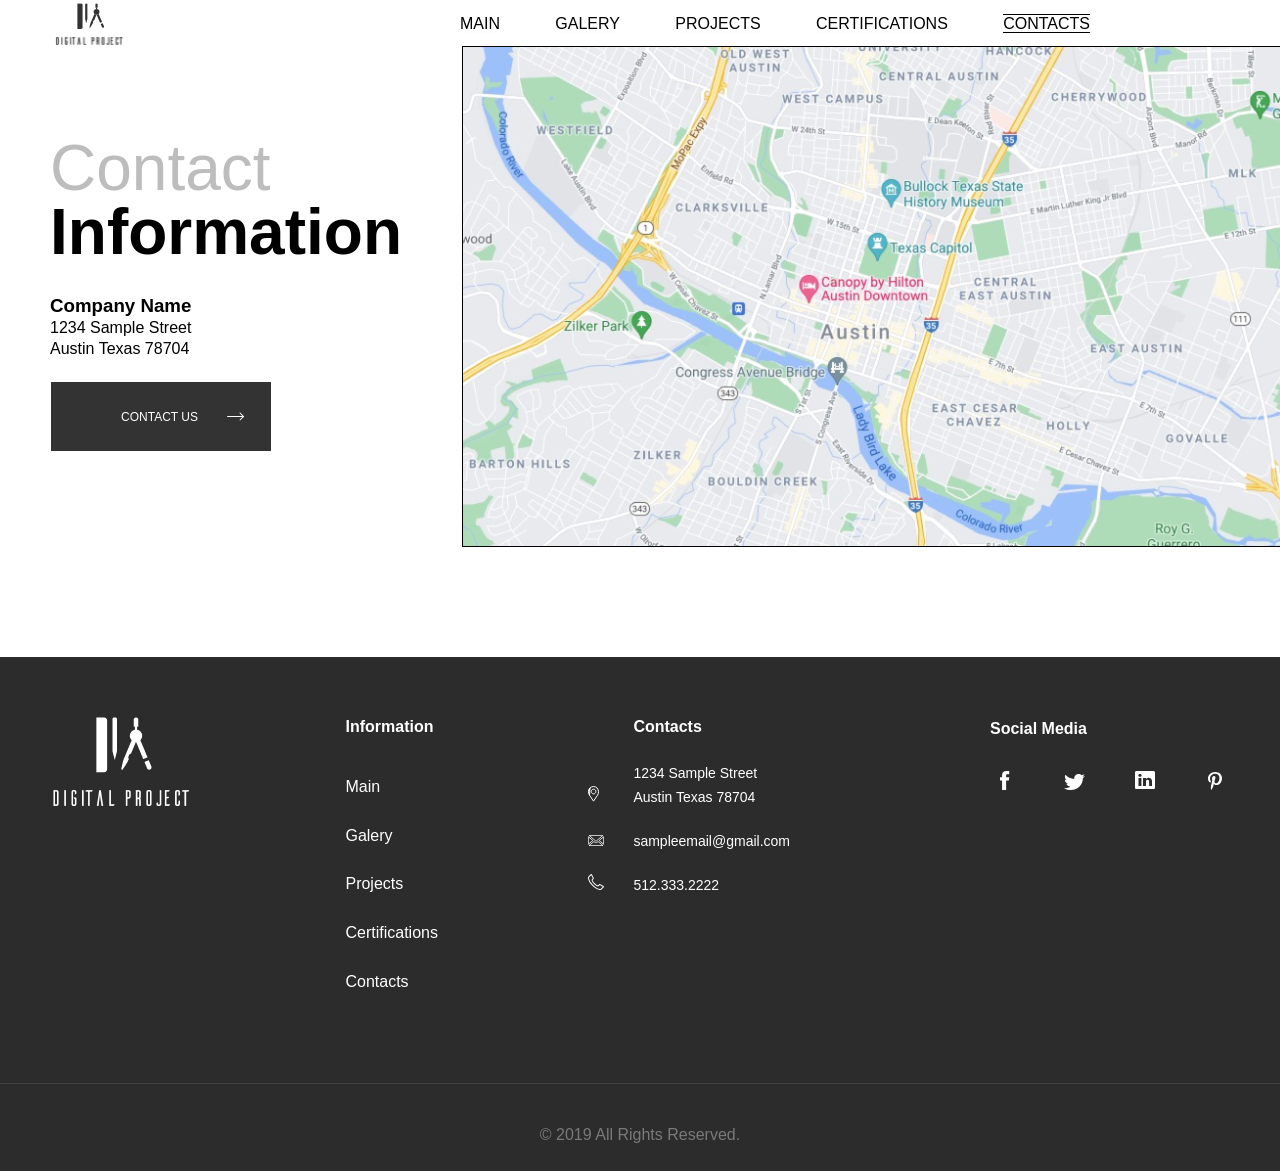
<file: projects/lorum/contacts.html>
<!DOCTYPE html>
<html lang="en">

<head>
  <meta charset="UTF-8">
  <meta name="viewport" content="width=device-width, initial-scale=1.0">

  <link rel="preconnect" href="https://fonts.googleapis.com">
  <link rel="preconnect" href="https://fonts.gstatic.com" crossorigin>
  <link
    href="https://fonts.googleapis.com/css2?family=Roboto:ital,wght@0,300;0,400;0,500;0,700;1,300;1,400;1,500;1,700&display=swap"
    rel="stylesheet">

  <link rel="stylesheet" href="css/style.css">
  <title>Contacts</title>
</head>

<body>
  <div class="wrapper">
    <header class="header">
      <div class="conteiner">
        <div class="header-inner">

          <a class="logo" href="#">
            <img class="logo__img" src="img/logo-black.svg" alt="" width="70px" height="43px">
          </a>

          <nav class="menu menu-list--closed">
            <ul class="menu-list">
              <li class="munu-item">
                <a class="menu-link" href="index-l.html">Main</a>
              </li>
              <li class="munu-item">
                <a class="menu-link" href="gallery.html">Galery</a>
              </li>
              <li class="munu-item">
                <a class="menu-link" href="projects.html">Projects</a>
              </li>
              <li class="munu-item">
                <a class="menu-link" href="certifications.html">Certifications</a>
              </li>
              <li class="munu-item">
                <a class="menu-link menu__active" href="contacts.html">Contacts</a>
              </li>
            </ul>
          </nav>

          <div class="menu-btn" id="menu-btn">
            <div class="line-one no-animation"></div>
            <div class="line-two no-animation"></div>
            <div class="line-three no-animation"></div>
          </div>
        </div>
      </div>
    </header>

    <main>
     <section class="contacts-pg">
      <div class="conteiner">
        <div class="contacts-pg__inner">
          <div class="contacts-pg__info">
              <h2 class="page-title page-title--subpage">Contact<span class="page-title--bold">Information</span></h2>

              <h3 class="conpany-name">Company Name</h3>
              <p>1234 Sample Street <br>Austin Texas 78704</p>
              <a href="mailto:sampleemail@gmail.com">sampleemail@gmail.com</a>
              <a href="tel:512.333.2222">512.333.2222</a>

              <button class="link contacts__link" type="submit">contact us</button>
          </div>

          <img class="contacts-pg__img" src="img/map.jpg" alt="">
        </div>
      </div>
     </section>
    </main>

    <footer>
      <div class="conteiner">
        <a class="logo" href="#">
          <img class="logo__img" src="img/footer-logo.svg" alt="" width="145px" height="94px">
        </a>

        <nav class="footer-menu">
          <h3>Information</h3>

          <ul class="footer-menu-list">
            <li class="footer-menu-item"><a href="#">Main</a></li>
            <li class="footer-menu-item"><a href="#">Galery</a></li>
            <li class="footer-menu-item"><a href="#">Projects</a></li>
            <li class="footer-menu-item"><a href="#">Certifications</a></li>
            <li class="footer-menu-item"><a href="#">Contacts</a></li>
          </ul>
        </nav>

        <address>
          <div class="contacts">
            <h3>Contacts</h3>

            <dl>
              <dt class="contacts-item"><span class="visually-hidden">Adress</span>
                <svg width="11" height="16" viewBox="0 0 11 16" fill="none" xmlns="http://www.w3.org/2000/svg">
                  <path
                    d="M1.50814 9.2492L1.51345 9.25698L5.5 15.1116L9.48655 9.25698L9.49186 9.2492L9.49745 9.24161C10.2363 8.23991 10.5723 6.879 10.4871 5.5225C10.4019 4.16584 9.89922 2.86989 9.03258 1.98859C7.08079 0.00382429 3.91955 0.00377946 1.96742 1.98859L1.50814 9.2492ZM1.50814 9.2492L1.50255 9.24161M1.50814 9.2492L1.50255 9.24161M1.50255 9.24161C0.763724 8.23991 0.42775 6.879 0.51291 5.5225M0.51291 5.5225C0.598079 4.16585 1.10077 2.86991 1.9674 1.98862L0.51291 5.5225ZM3.23807 5.53836C3.23807 6.82627 4.26679 7.88453 5.55356 7.88453C6.84032 7.88453 7.86905 6.82627 7.86905 5.53836C7.86905 4.25045 6.84032 3.19219 5.55356 3.19219C4.26679 3.19219 3.23807 4.25045 3.23807 5.53836Z"
                    stroke="white" />
                </svg>
              </dt>
              <dd>
                <p>1234 Sample Street<br>Austin Texas 78704</p>
              </dd>

              <dt class="contacts-item"><span class="visually-hidden">email</span>
                <svg width="16" height="11" viewBox="0 0 16 11" fill="none" xmlns="http://www.w3.org/2000/svg">
                  <path
                    d="M8.13945 6.16166L8.13943 6.16163L8.13512 6.16456C8.10734 6.18343 8.06695 6.19696 8.0235 6.19696H8.02008C7.95651 6.19696 7.91576 6.17544 7.90255 6.1642L7.90186 6.16361L1.09985 0.4H14.9358L8.4497 5.90252L8.44932 5.90285L8.16437 6.1452L8.16348 6.1458L8.13945 6.16166ZM10.0346 6.48934L15.0112 10.6H0.983875L5.97125 6.45877L6.96401 7.30051L6.9651 7.30143C7.25806 7.54803 7.63451 7.67805 8.02235 7.67805C8.4099 7.67805 8.78655 7.54692 9.07963 7.29972L9.08053 7.29895L10.0346 6.48934ZM4.82991 5.4915L0.4 9.17041V1.73773L4.82991 5.4915ZM15.6 1.76878V9.17559L11.1765 5.52124L15.6 1.76878Z"
                    stroke="white" stroke-width="0.8" />
                </svg>
              </dt>
              <dd><a href="mailto:sampleemail@gmail.com">sampleemail@gmail.com</a></dd>

              <dt class="contacts-item"><span class="visually-hidden">Telephone</span>
                <svg width="17" height="16" viewBox="0 0 17 16" fill="none" xmlns="http://www.w3.org/2000/svg">
                  <mask id="path-1-inside-1_1_133" fill="white">
                    <path
                      d="M16.0028 12.6271C16.0367 12.887 15.9575 13.113 15.7655 13.305L13.5113 15.5422C13.4096 15.6552 13.2768 15.7514 13.113 15.8304C12.9492 15.9095 12.7882 15.9604 12.63 15.9829C12.6187 15.9829 12.5848 15.9858 12.5282 15.9915C12.4718 15.9971 12.3984 16 12.308 16C12.0932 16 11.7457 15.9633 11.2655 15.8898C10.7853 15.8163 10.1978 15.6355 9.5029 15.3474C8.80787 15.0593 8.01976 14.627 7.13844 14.0508C6.25711 13.4746 5.31923 12.6836 4.32488 11.6779C3.53392 10.8983 2.87856 10.1525 2.35878 9.44068C1.83901 8.72879 1.42093 8.0706 1.10455 7.46608C0.788135 6.86156 0.550847 6.31354 0.392655 5.82202C0.234463 5.33049 0.127118 4.90677 0.0706214 4.55083C0.0141243 4.1949 -0.00847457 3.91524 0.00282486 3.71185C0.0141243 3.50847 0.019774 3.39547 0.019774 3.37287C0.0423728 3.21468 0.0932202 3.05366 0.172316 2.88982C0.251412 2.72598 0.347457 2.59321 0.460451 2.49152L2.71469 0.237287C2.87288 0.0790958 3.05367 0 3.25706 0C3.40395 0 3.53389 0.0423728 3.64689 0.127118C3.75988 0.211864 3.85593 0.316383 3.93502 0.440677L5.74858 3.88135C5.85028 4.06214 5.87852 4.25988 5.83333 4.47456C5.78813 4.68925 5.69208 4.87004 5.54519 5.01694L4.71468 5.84744C4.69208 5.87004 4.67231 5.90676 4.65536 5.95761C4.63841 6.00846 4.62994 6.05083 4.62994 6.08473C4.67514 6.32202 4.77683 6.5932 4.93502 6.89829C5.07062 7.16947 5.27965 7.49998 5.56214 7.88981C5.84463 8.27964 6.24575 8.72876 6.76553 9.23724C7.274 9.75706 7.72598 10.161 8.12146 10.4492C8.51686 10.7372 8.84748 10.9491 9.11301 11.0847C9.37855 11.2203 9.58194 11.3022 9.72315 11.3304L9.93496 11.3728C9.95756 11.3728 9.99437 11.3643 10.0452 11.3474C10.096 11.3304 10.1327 11.3106 10.1554 11.288L11.1214 10.305C11.3249 10.1242 11.5621 10.0338 11.8333 10.0338C12.0255 10.0338 12.1779 10.0677 12.2909 10.1355H12.3078L15.579 12.0677C15.8164 12.2147 15.9576 12.4011 16.0028 12.6271Z" />
                  </mask>
                  <path
                    d="M16.0028 12.6271L16.9944 12.4977L16.99 12.4641L16.9834 12.4309L16.0028 12.6271ZM15.7655 13.305L16.4699 14.0148L16.4727 14.0121L15.7655 13.305ZM13.5113 15.5422L12.8069 14.8325L12.7869 14.8523L12.768 14.8733L13.5113 15.5422ZM13.113 15.8304L12.6786 14.9297L12.6781 14.9299L13.113 15.8304ZM12.63 15.9829V16.9829H12.701L12.7713 16.9729L12.63 15.9829ZM12.5282 15.9915L12.6274 16.9866L12.6277 16.9865L12.5282 15.9915ZM9.5029 15.3474L9.88587 14.4237L9.88586 14.4237L9.5029 15.3474ZM7.13844 14.0508L7.68566 13.2138L7.68564 13.2138L7.13844 14.0508ZM4.32488 11.6779L5.03604 10.9748L5.02688 10.9658L4.32488 11.6779ZM2.35878 9.44068L1.55115 10.0304L1.55117 10.0304L2.35878 9.44068ZM1.10455 7.46608L1.99054 7.00238L1.99052 7.00235L1.10455 7.46608ZM0.019774 3.37287L-0.970176 3.23145L-0.980226 3.3018V3.37287H0.019774ZM0.460451 2.49152L1.12942 3.23481L1.14896 3.21722L1.16756 3.19863L0.460451 2.49152ZM2.71469 0.237287L3.42179 0.944395V0.944395L2.71469 0.237287ZM3.93502 0.440677L4.81966 -0.025609L4.80061 -0.0617409L4.77868 -0.0961993L3.93502 0.440677ZM5.74858 3.88135L4.86395 4.34763L4.87031 4.35971L4.87701 4.37161L5.74858 3.88135ZM5.54519 5.01694L4.83808 4.30983L4.83808 4.30983L5.54519 5.01694ZM4.71468 5.84744L5.42179 6.55455L5.42179 6.55455L4.71468 5.84744ZM4.62994 6.08473H3.62994V6.17912L3.6476 6.27184L4.62994 6.08473ZM4.93502 6.89829L5.82945 6.45107L5.82616 6.4445L5.82278 6.43797L4.93502 6.89829ZM6.76553 9.23724L7.4804 8.53798L7.4727 8.5301L7.46482 8.5224L6.76553 9.23724ZM8.12146 10.4492L7.53253 11.2573L7.53267 11.2574L8.12146 10.4492ZM9.72315 11.3304L9.91944 10.3498L9.91875 10.3497L9.72315 11.3304ZM9.93496 11.3728L9.73867 12.3533L9.83585 12.3728H9.93496V11.3728ZM10.0452 11.3474L10.3612 12.2961L10.3618 12.2959L10.0452 11.3474ZM10.1554 11.288L10.8625 11.9952L10.8686 11.9889L10.1554 11.288ZM11.1214 10.305L10.4573 9.55733L10.432 9.57986L10.4082 9.60405L11.1214 10.305ZM12.2909 10.1355L11.7763 10.9929L12.0138 11.1355H12.2909V10.1355ZM12.3078 10.1355L12.8164 9.2745L12.5811 9.13551H12.3078V10.1355ZM15.579 12.0677L16.1055 11.2175L16.0966 11.212L16.0876 11.2067L15.579 12.0677ZM15.0112 12.7565C15.0099 12.7464 15.0083 12.709 15.0251 12.6611C15.0414 12.6144 15.0626 12.5938 15.0583 12.598L16.4727 14.0121C16.8746 13.61 17.0702 13.0786 16.9944 12.4977L15.0112 12.7565ZM15.0611 12.5953L12.8069 14.8325L14.2157 16.252L16.4699 14.0148L15.0611 12.5953ZM12.768 14.8733C12.7678 14.8735 12.7627 14.8792 12.7492 14.8889C12.7355 14.8989 12.713 14.9131 12.6786 14.9297L13.5474 16.7311C13.8062 16.6063 14.051 16.4375 14.2546 16.2112L12.768 14.8733ZM12.6781 14.9299C12.5943 14.9704 12.532 14.9868 12.4887 14.993L12.7713 16.9729C13.0444 16.9339 13.304 16.8486 13.5479 16.7309L12.6781 14.9299ZM12.63 14.9829C12.5554 14.9829 12.4569 14.9936 12.4288 14.9964L12.6277 16.9865C12.6405 16.9852 12.6513 16.9842 12.6603 16.9833C12.6695 16.9825 12.6759 16.9819 12.6802 16.9815C12.6823 16.9814 12.6834 16.9813 12.6838 16.9812C12.6842 16.9812 12.6832 16.9813 12.681 16.9814C12.679 16.9816 12.6742 16.9819 12.6674 16.9822C12.6639 16.9823 12.6591 16.9825 12.6533 16.9826C12.6477 16.9828 12.6397 16.9829 12.63 16.9829V14.9829ZM12.4291 14.9964C12.4185 14.9975 12.3814 15 12.308 15V17C12.4153 17 12.5251 16.9967 12.6274 16.9866L12.4291 14.9964ZM12.308 15C12.1756 15 11.8933 14.9742 11.4168 14.9013L11.1143 16.8783C11.5982 16.9523 12.0109 17 12.308 17V15ZM11.4168 14.9013C11.047 14.8447 10.5422 14.6958 9.88587 14.4237L9.11992 16.2712C9.85327 16.5752 10.5236 16.7879 11.1143 16.8783L11.4168 14.9013ZM9.88586 14.4237C9.26584 14.1666 8.53398 13.7685 7.68566 13.2138L6.59121 14.8878C7.50555 15.4856 8.34991 15.952 9.11993 16.2712L9.88586 14.4237ZM7.68564 13.2138C6.87975 12.6869 5.99637 11.9462 5.03598 10.9748L3.61378 12.381C4.64209 13.421 5.63447 14.2623 6.59123 14.8878L7.68564 13.2138ZM5.02688 10.9658C4.26498 10.2147 3.64739 9.5097 3.1664 8.85097L1.55117 10.0304C2.10972 10.7953 2.80287 11.5818 3.62288 12.3901L5.02688 10.9658ZM3.16642 8.851C2.6679 8.16822 2.27846 7.55251 1.99054 7.00238L0.218553 7.92978C0.563401 8.58869 1.01012 9.28936 1.55115 10.0304L3.16642 8.851ZM1.99052 7.00235C1.69268 6.4333 1.48079 5.9389 1.34457 5.51565L-0.55926 6.12838C-0.379092 6.68819 -0.116406 7.28983 0.21857 7.92981L1.99052 7.00235ZM1.34457 5.51565C1.19599 5.05399 1.10408 4.68278 1.05826 4.39407L-0.917014 4.7076C-0.849848 5.13075 -0.72706 5.607 -0.55926 6.12838L1.34457 5.51565ZM1.05826 4.39407C1.00579 4.06355 0.995827 3.86558 1.00129 3.76732L-0.995636 3.65638C-1.01278 3.96491 -0.977545 4.32626 -0.917014 4.7076L1.05826 4.39407ZM1.00129 3.76732C1.01131 3.58687 1.01977 3.43174 1.01977 3.37287H-0.980226C-0.980226 3.35422 -0.979567 3.34471 -0.980418 3.36514C-0.980959 3.37811 -0.981864 3.39759 -0.983216 3.42463C-0.985903 3.47838 -0.990021 3.55533 -0.995636 3.65638L1.00129 3.76732ZM1.00972 3.51429C1.01593 3.47088 1.03239 3.40842 1.07287 3.32457L-0.728235 2.45507C-0.845947 2.6989 -0.931179 2.95848 -0.970176 3.23145L1.00972 3.51429ZM1.07287 3.32457C1.08958 3.28995 1.10391 3.26729 1.1139 3.25349C1.12371 3.23992 1.12932 3.2349 1.12942 3.23481L-0.208513 1.74822C-0.434986 1.95205 -0.60357 2.19684 -0.728235 2.45507L1.07287 3.32457ZM1.16756 3.19863L3.42179 0.944395L2.00758 -0.46982L-0.246655 1.78441L1.16756 3.19863ZM3.42179 0.944395C3.42442 0.941771 3.40782 0.958821 3.36974 0.975479C3.32983 0.99294 3.28899 1 3.25706 1V-1C2.76068 -1 2.33272 -0.794955 2.00758 -0.46982L3.42179 0.944395ZM3.25706 1C3.23308 1 3.19701 0.996318 3.15466 0.98251C3.1119 0.968564 3.07517 0.948327 3.04689 0.927119L4.24689 -0.672882C3.95352 -0.892907 3.61104 -1 3.25706 -1V1ZM3.04689 0.927119C3.05935 0.936463 3.07414 0.950493 3.09136 0.977553L4.77868 -0.0961993C4.63771 -0.317726 4.46042 -0.512735 4.24689 -0.672882L3.04689 0.927119ZM3.05039 0.906963L4.86395 4.34763L6.63321 3.41506L4.81966 -0.025609L3.05039 0.906963ZM4.87701 4.37161C4.86951 4.35828 4.86015 4.3351 4.85609 4.30666C4.85215 4.27912 4.85568 4.26425 4.85478 4.26855L6.81188 4.68057C6.90391 4.24342 6.84805 3.79622 6.62016 3.39108L4.87701 4.37161ZM4.85478 4.26855C4.85011 4.2907 4.84527 4.30014 4.84428 4.30202C4.84349 4.3035 4.84243 4.30548 4.83808 4.30983L6.2523 5.72404C6.54423 5.43211 6.72907 5.07389 6.81188 4.68057L4.85478 4.26855ZM4.83808 4.30983L4.00758 5.14033L5.42179 6.55455L6.2523 5.72404L4.83808 4.30983ZM4.00758 5.14033C3.82477 5.32314 3.74364 5.53049 3.70668 5.64138L5.60404 6.27384C5.5992 6.28838 5.58712 6.32194 5.56337 6.36604C5.54035 6.4088 5.49659 6.47975 5.42179 6.55455L4.00758 5.14033ZM3.70668 5.64138C3.67309 5.74214 3.62994 5.89958 3.62994 6.08473H5.62994C5.62994 6.14869 5.62222 6.19692 5.61687 6.22364C5.61132 6.2514 5.60571 6.26884 5.60404 6.27384L3.70668 5.64138ZM3.6476 6.27184C3.71679 6.63509 3.86166 7.00065 4.04727 7.3586L5.82278 6.43797C5.692 6.18575 5.63348 6.00895 5.61228 5.89762L3.6476 6.27184ZM4.0406 7.3455C4.21043 7.68516 4.45418 8.06506 4.75239 8.47659L6.37189 7.30303C6.10513 6.9349 5.9308 6.65378 5.82945 6.45107L4.0406 7.3455ZM4.75239 8.47659C5.08019 8.92895 5.52429 9.42191 6.06623 9.95207L7.46482 8.5224C6.96722 8.03562 6.60906 7.63033 6.37189 7.30303L4.75239 8.47659ZM6.05066 9.93649C6.58131 10.479 7.07624 10.9248 7.53253 11.2573L8.71039 9.64097C8.37572 9.39709 7.96669 9.03513 7.4804 8.53798L6.05066 9.93649ZM7.53267 11.2574C7.94725 11.5594 8.32587 11.8056 8.65823 11.9753L9.56779 10.1941C9.36908 10.0926 9.08646 9.91491 8.71025 9.64087L7.53267 11.2574ZM8.65823 11.9753C8.9376 12.118 9.24358 12.2544 9.52755 12.3111L9.91875 10.3497C9.93174 10.3523 9.90891 10.3487 9.83824 10.3202C9.77197 10.2935 9.68278 10.2528 9.56779 10.1941L8.65823 11.9753ZM9.52686 12.3109L9.73867 12.3533L10.1313 10.3923L9.91944 10.3498L9.52686 12.3109ZM9.93496 12.3728C10.136 12.3728 10.3103 12.3131 10.3612 12.2961L9.72908 10.3986C9.72232 10.4009 9.73241 10.3972 9.75461 10.392C9.76628 10.3893 9.7864 10.3851 9.813 10.3813C9.83825 10.3777 9.88077 10.3728 9.93496 10.3728V12.3728ZM10.3618 12.2959C10.472 12.2591 10.6795 12.1781 10.8625 11.9951L9.44825 10.5809C9.5231 10.5061 9.5941 10.4623 9.63681 10.4393C9.68083 10.4156 9.71424 10.4036 9.72847 10.3988L10.3618 12.2959ZM10.8686 11.9889L11.8347 11.0059L10.4082 9.60405L9.44212 10.5871L10.8686 11.9889ZM11.7855 11.0526C11.7951 11.0441 11.8015 11.0399 11.8044 11.0381C11.8059 11.0371 11.8069 11.0366 11.8073 11.0364C11.8078 11.0362 11.808 11.0361 11.808 11.0361C11.808 11.0361 11.8081 11.036 11.8085 11.0359C11.8089 11.0358 11.8098 11.0356 11.8113 11.0353C11.8143 11.0348 11.8213 11.0338 11.8333 11.0338V9.03382C11.3161 9.03382 10.8429 9.21479 10.4573 9.55733L11.7855 11.0526ZM11.8333 11.0338C11.8724 11.0338 11.8839 11.0374 11.8749 11.0354C11.8651 11.0332 11.8273 11.0235 11.7763 10.9929L12.8056 9.27811C12.4816 9.08365 12.1287 9.03382 11.8333 9.03382V11.0338ZM12.2909 11.1355H12.3078V9.13551H12.2909V11.1355ZM11.7993 10.9965L15.0704 12.9287L16.0876 11.2067L12.8164 9.2745L11.7993 10.9965ZM15.0525 12.9179C15.0864 12.9389 15.0824 12.9435 15.0659 12.9217C15.0576 12.9108 15.0482 12.8957 15.0397 12.877C15.0312 12.8582 15.0255 12.8397 15.0222 12.8233L16.9834 12.4309C16.8726 11.8772 16.5245 11.477 16.1055 11.2175L15.0525 12.9179Z"
                    fill="white" mask="url(#path-1-inside-1_1_133)" />
                </svg>
              </dt>
              <dd><a href="tel:512.333.2222">512.333.2222</a></dd>
            </dl>
          </div>

          <div class="social">
            <h4>Social Media</h4>

            <ul class="social-list">
              <li class="social-item">
                <a class="social-link" href="#">
                  <span class="visually-hidden">Facebook</span>
                  <svg width="10" height="19" viewBox="0 0 10 19" fill="none" xmlns="http://www.w3.org/2000/svg">
                    <path fill-rule="evenodd" clip-rule="evenodd"
                      d="M6.13698 18.993H2.04598V9.49903H0.000976562V6.22603H2.04598V4.26203C2.04598 1.59303 3.20098 0.00402832 6.47898 0.00402832H9.20898V3.27703H7.50398C6.22598 3.27703 6.14198 3.73503 6.14198 4.58903L6.13698 6.22603H9.22898L8.86698 9.49903H6.13698V18.993Z"
                      fill="white" />
                  </svg>
                </a>
              </li>

              <li class="social-item">
                <a class="social-link" href="#">
                  <span class="visually-hidden">Twitter</span>
                  <svg width="21" height="16" viewBox="0 0 21 16" fill="none" xmlns="http://www.w3.org/2000/svg">
                    <path fill-rule="evenodd" clip-rule="evenodd"
                      d="M21.008 1.89598C20.235 2.21798 19.404 2.43298 18.533 2.53098C19.423 2.03098 20.106 1.23898 20.428 0.296977C19.594 0.758977 18.672 1.09498 17.69 1.27698C16.905 0.490977 15.784 0.000976562 14.545 0.000976562C12.165 0.000976562 10.234 1.80998 10.234 4.03998C10.234 4.35698 10.272 4.66598 10.346 4.96098C6.764 4.79198 3.588 3.18398 1.462 0.740977C1.091 1.33798 0.879 2.03098 0.879 2.77198C0.879 4.17198 1.64 5.40998 2.796 6.13398C2.09 6.11198 1.426 5.93098 0.844 5.62798C0.844 5.64598 0.844 5.66098 0.844 5.67998C0.844 7.63698 2.329 9.26898 4.301 9.63998C3.94 9.73198 3.558 9.77998 3.166 9.77998C2.888 9.77998 2.618 9.75598 2.355 9.70998C2.903 11.313 4.495 12.482 6.381 12.515C4.906 13.598 3.048 14.243 1.028 14.243C0.68 14.243 0.337 14.224 0 14.187C1.907 15.332 4.173 16.002 6.607 16.002C14.535 16.002 18.87 9.84598 18.87 4.50898C18.87 4.33298 18.865 4.15998 18.857 3.98598C19.699 3.41598 20.43 2.70498 21.008 1.89598Z"
                      fill="white" />
                  </svg>
                </a>
              </li>

              <li class="social-item">
                <a class="social-link" href="#">
                  <span class="visually-hidden">Instagram</span>
                  <svg width="20" height="19" viewBox="0 0 20 19" fill="none" xmlns="http://www.w3.org/2000/svg">
                    <path fill-rule="evenodd" clip-rule="evenodd"
                      d="M18.512 18.013H1.48799C0.671986 18.013 0.0109863 17.434 0.0109863 16.72V1.28199C0.0109863 0.56899 0.671986 -0.0100098 1.48799 -0.0100098H18.512C19.327 -0.0100098 19.988 0.56899 19.988 1.28199V16.72C19.988 17.434 19.327 18.013 18.512 18.013ZM3.47299 15.044H6.41499V6.90699H3.47299V15.044ZM4.96399 2.98499C3.95699 2.98499 3.29999 3.59199 3.29999 4.39099C3.29999 5.17099 3.93799 5.79699 4.92499 5.79699H4.94399C5.96999 5.79699 6.60799 5.17099 6.60799 4.39099C6.58999 3.59199 5.96999 2.98499 4.96399 2.98499ZM17.023 10.379C17.023 7.87899 15.571 6.71599 13.636 6.71599C12.074 6.71599 11.376 7.50499 10.985 8.05999V6.90699H8.04299C8.08199 7.67099 8.04299 15.044 8.04299 15.044H10.985V10.5C10.985 10.258 11.004 10.014 11.082 9.84099C11.294 9.35499 11.779 8.85199 12.591 8.85199C13.656 8.85199 14.081 9.59799 14.081 10.692V15.044H17.023V10.379ZM10.965 8.08699C10.971 8.07799 10.979 8.06899 10.985 8.05999V8.08699H10.965Z"
                      fill="white" />
                  </svg>
                </a>
              </li>

              <li class="social-item">
                <a class="social-link" href="#">
                  <span class="visually-hidden">Pinterest</span>
                  <svg width="14" height="18" viewBox="0 0 14 18" fill="none" xmlns="http://www.w3.org/2000/svg">
                    <path fill-rule="evenodd" clip-rule="evenodd"
                      d="M7.42398 0C2.48898 0 0.000976562 3.522 0.000976562 6.46C0.000976562 8.238 0.676977 9.82 2.12798 10.41C2.36598 10.507 2.57898 10.413 2.64798 10.151C2.69598 9.97 2.80998 9.512 2.85998 9.321C2.92998 9.062 2.90298 8.971 2.71098 8.745C2.29198 8.254 2.02498 7.618 2.02498 6.717C2.02498 4.104 3.98898 1.765 7.13898 1.765C9.92798 1.765 11.46 3.462 11.46 5.727C11.46 8.709 10.135 11.225 8.16698 11.225C7.08098 11.225 6.26798 10.33 6.52798 9.233C6.84098 7.924 7.44498 6.51 7.44498 5.564C7.44498 4.718 6.98898 4.012 6.04398 4.012C4.93398 4.012 4.04198 5.156 4.04198 6.688C4.04198 7.665 4.37298 8.325 4.37298 8.325C4.37298 8.325 3.23598 13.119 3.03698 13.959C2.63998 15.631 2.97798 17.681 3.00598 17.889C3.02298 18.011 3.18098 18.04 3.25298 17.948C3.35498 17.814 4.67798 16.189 5.12798 14.564C5.25498 14.104 5.85798 11.722 5.85798 11.722C6.21898 12.407 7.27398 13.011 8.39498 13.011C11.734 13.011 13.999 9.98 13.999 5.924C13.999 2.857 11.39 0 7.42398 0Z"
                      fill="white" />
                  </svg>
                </a>
              </li>
            </ul>
          </div>
        </address>
      </div>

      <hr>
      <p class="copyright">© 2019 All Rights Reserved.</p>
    </footer>
  </div>

  <script src="js/main.js"></script>
</body>

</html>
</file>
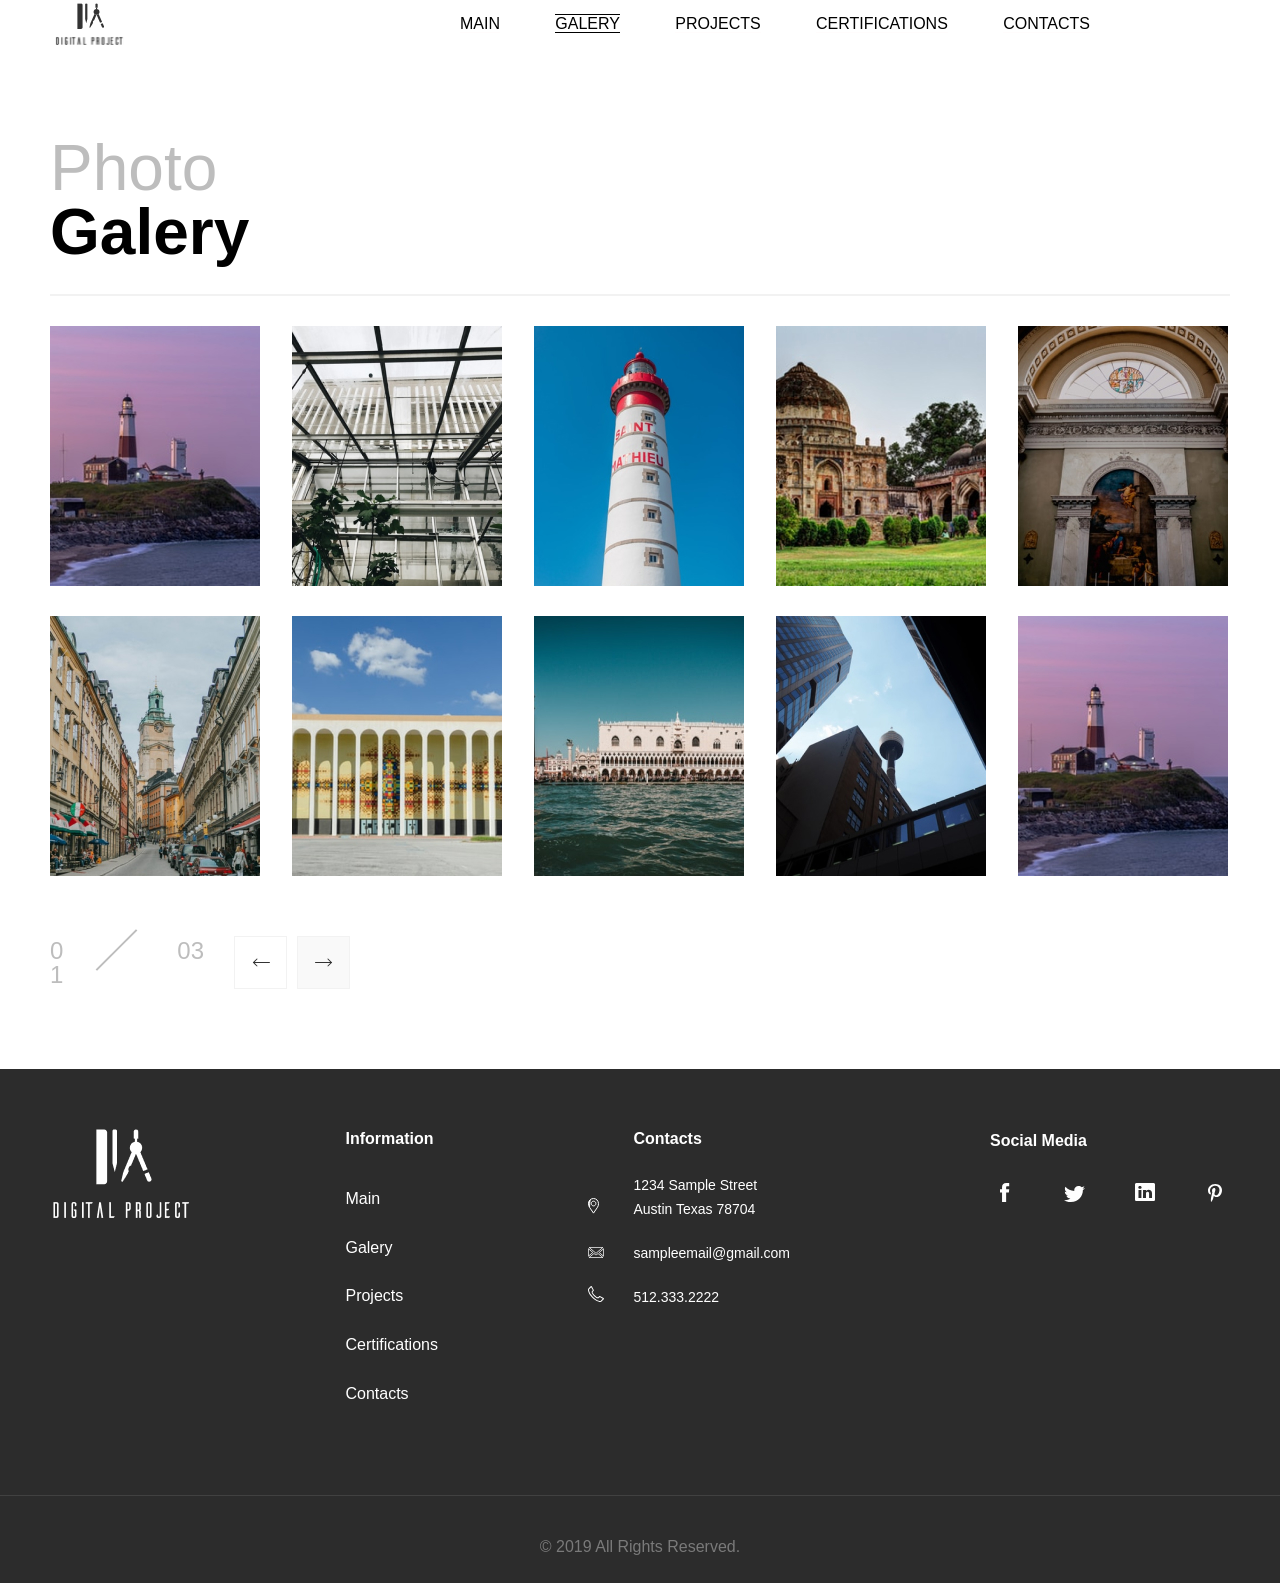
<file: projects/lorum/gallery.html>
<!DOCTYPE html>
<html lang="en">

<head>
  <meta charset="UTF-8">
  <meta name="viewport" content="width=device-width, initial-scale=1.0">

  <link rel="preconnect" href="https://fonts.googleapis.com">
  <link rel="preconnect" href="https://fonts.gstatic.com" crossorigin>
  <link
    href="https://fonts.googleapis.com/css2?family=Roboto:ital,wght@0,300;0,400;0,500;0,700;1,300;1,400;1,500;1,700&display=swap"
    rel="stylesheet">

  <link rel="stylesheet" href="css/style.css">
  <title>Gallery</title>
</head>

<body>
  <div class="wrapper">
    <header class="header">
      <div class="conteiner">
        <div class="header-inner">

          <a class="logo" href="#">
            <img class="logo__img" src="img/logo-black.svg" alt="" width="70px" height="43px">
          </a>

          <nav class="menu menu-list--closed">
            <ul class="menu-list">
              <li class="munu-item">
                <a class="menu-link" href="index-l.html">Main</a>
              </li>
              <li class="munu-item">
                <a class="menu-link menu__active" href="gallery.html">Galery</a>
              </li>
              <li class="munu-item">
                <a class="menu-link" href="projects.html">Projects</a>
              </li>
              <li class="munu-item">
                <a class="menu-link" href="certifications.html">Certifications</a>
              </li>
              <li class="munu-item">
                <a class="menu-link" href="contacts.html">Contacts</a>
              </li>
            </ul>
          </nav>

          <div class="menu-btn" id="menu-btn">
            <div class="line-one no-animation"></div>
            <div class="line-two no-animation"></div>
            <div class="line-three no-animation"></div>
          </div>
        </div>
      </div>
    </header>

    <main>
      <section class="galery__slider">
        <div class="conteiner">
          <h2 class="page-title page-title--subpage">Photo<span class="page-title--bold">Galery</span></h2>

          <hr class="page-hr">

          <div class="slider-container--galery">
            <div class="slider-content">
              <div class="slider-content__item">
                <img class="slider-content__item" src="img/galery-slide-1.jpg" alt="">
                <img class="slider-content__item" src="img/galery-slide-2.jpg" alt="">
                <img class="slider-content__item" src="img/galery-slide-3.jpg" alt="">
                <img class="slider-content__item" src="img/galery-slide-4.jpg" alt="">
                <img class="slider-content__item" src="img/galery-slide-5.jpg" alt="">
                <img class="slider-content__item" src="img/galery-slide-6.jpg" alt="">
                <img class="slider-content__item" src="img/galery-slide-7.jpg" alt="">
                <img class="slider-content__item" src="img/galery-slide-8.jpg" alt="">
                <img class="slider-content__item" src="img/galery-slide-9.jpg" alt="">
                <img class="slider-content__item" src="img/galery-slide-1.jpg" alt="">
              </div>
            </div>

            <div class="slider__controls slider__controls--subpage">
              <div class="img-index img-index--subpage">
                <div class="curent-numder__wrapper">
                  <span class="img-index-current--first">0</span>
                  <span class="img-index-current--last">1</span>
                </div>
                <span class="img-index-sep"></span>
                <span class="img-index-max">03</span>
              </div>

              <div class="slider__btns">
                <button class="slider__left"></button>
                <button class="slider__right slider__btn--evailable"></button>
              </div>
            </div>
          </div>
        </div>
      </section>
    </main>

    <footer>
      <div class="conteiner">
        <a class="logo" href="#">
          <img class="logo__img" src="img/footer-logo.svg" alt="" width="145px" height="94px">
        </a>

        <nav class="footer-menu">
          <h3>Information</h3>

          <ul class="footer-menu-list">
            <li class="footer-menu-item"><a href="#">Main</a></li>
            <li class="footer-menu-item"><a href="#">Galery</a></li>
            <li class="footer-menu-item"><a href="#">Projects</a></li>
            <li class="footer-menu-item"><a href="#">Certifications</a></li>
            <li class="footer-menu-item"><a href="#">Contacts</a></li>
          </ul>
        </nav>

        <address>
          <div class="contacts">
            <h3>Contacts</h3>

            <dl>
              <dt class="contacts-item"><span class="visually-hidden">Adress</span>
                <svg width="11" height="16" viewBox="0 0 11 16" fill="none" xmlns="http://www.w3.org/2000/svg">
                  <path
                    d="M1.50814 9.2492L1.51345 9.25698L5.5 15.1116L9.48655 9.25698L9.49186 9.2492L9.49745 9.24161C10.2363 8.23991 10.5723 6.879 10.4871 5.5225C10.4019 4.16584 9.89922 2.86989 9.03258 1.98859C7.08079 0.00382429 3.91955 0.00377946 1.96742 1.98859L1.50814 9.2492ZM1.50814 9.2492L1.50255 9.24161M1.50814 9.2492L1.50255 9.24161M1.50255 9.24161C0.763724 8.23991 0.42775 6.879 0.51291 5.5225M0.51291 5.5225C0.598079 4.16585 1.10077 2.86991 1.9674 1.98862L0.51291 5.5225ZM3.23807 5.53836C3.23807 6.82627 4.26679 7.88453 5.55356 7.88453C6.84032 7.88453 7.86905 6.82627 7.86905 5.53836C7.86905 4.25045 6.84032 3.19219 5.55356 3.19219C4.26679 3.19219 3.23807 4.25045 3.23807 5.53836Z"
                    stroke="white" />
                </svg>
              </dt>
              <dd>
                <p>1234 Sample Street<br>Austin Texas 78704</p>
              </dd>

              <dt class="contacts-item"><span class="visually-hidden">email</span>
                <svg width="16" height="11" viewBox="0 0 16 11" fill="none" xmlns="http://www.w3.org/2000/svg">
                  <path
                    d="M8.13945 6.16166L8.13943 6.16163L8.13512 6.16456C8.10734 6.18343 8.06695 6.19696 8.0235 6.19696H8.02008C7.95651 6.19696 7.91576 6.17544 7.90255 6.1642L7.90186 6.16361L1.09985 0.4H14.9358L8.4497 5.90252L8.44932 5.90285L8.16437 6.1452L8.16348 6.1458L8.13945 6.16166ZM10.0346 6.48934L15.0112 10.6H0.983875L5.97125 6.45877L6.96401 7.30051L6.9651 7.30143C7.25806 7.54803 7.63451 7.67805 8.02235 7.67805C8.4099 7.67805 8.78655 7.54692 9.07963 7.29972L9.08053 7.29895L10.0346 6.48934ZM4.82991 5.4915L0.4 9.17041V1.73773L4.82991 5.4915ZM15.6 1.76878V9.17559L11.1765 5.52124L15.6 1.76878Z"
                    stroke="white" stroke-width="0.8" />
                </svg>
              </dt>
              <dd><a href="mailto:sampleemail@gmail.com">sampleemail@gmail.com</a></dd>

              <dt class="contacts-item"><span class="visually-hidden">Telephone</span>
                <svg width="17" height="16" viewBox="0 0 17 16" fill="none" xmlns="http://www.w3.org/2000/svg">
                  <mask id="path-1-inside-1_1_133" fill="white">
                    <path
                      d="M16.0028 12.6271C16.0367 12.887 15.9575 13.113 15.7655 13.305L13.5113 15.5422C13.4096 15.6552 13.2768 15.7514 13.113 15.8304C12.9492 15.9095 12.7882 15.9604 12.63 15.9829C12.6187 15.9829 12.5848 15.9858 12.5282 15.9915C12.4718 15.9971 12.3984 16 12.308 16C12.0932 16 11.7457 15.9633 11.2655 15.8898C10.7853 15.8163 10.1978 15.6355 9.5029 15.3474C8.80787 15.0593 8.01976 14.627 7.13844 14.0508C6.25711 13.4746 5.31923 12.6836 4.32488 11.6779C3.53392 10.8983 2.87856 10.1525 2.35878 9.44068C1.83901 8.72879 1.42093 8.0706 1.10455 7.46608C0.788135 6.86156 0.550847 6.31354 0.392655 5.82202C0.234463 5.33049 0.127118 4.90677 0.0706214 4.55083C0.0141243 4.1949 -0.00847457 3.91524 0.00282486 3.71185C0.0141243 3.50847 0.019774 3.39547 0.019774 3.37287C0.0423728 3.21468 0.0932202 3.05366 0.172316 2.88982C0.251412 2.72598 0.347457 2.59321 0.460451 2.49152L2.71469 0.237287C2.87288 0.0790958 3.05367 0 3.25706 0C3.40395 0 3.53389 0.0423728 3.64689 0.127118C3.75988 0.211864 3.85593 0.316383 3.93502 0.440677L5.74858 3.88135C5.85028 4.06214 5.87852 4.25988 5.83333 4.47456C5.78813 4.68925 5.69208 4.87004 5.54519 5.01694L4.71468 5.84744C4.69208 5.87004 4.67231 5.90676 4.65536 5.95761C4.63841 6.00846 4.62994 6.05083 4.62994 6.08473C4.67514 6.32202 4.77683 6.5932 4.93502 6.89829C5.07062 7.16947 5.27965 7.49998 5.56214 7.88981C5.84463 8.27964 6.24575 8.72876 6.76553 9.23724C7.274 9.75706 7.72598 10.161 8.12146 10.4492C8.51686 10.7372 8.84748 10.9491 9.11301 11.0847C9.37855 11.2203 9.58194 11.3022 9.72315 11.3304L9.93496 11.3728C9.95756 11.3728 9.99437 11.3643 10.0452 11.3474C10.096 11.3304 10.1327 11.3106 10.1554 11.288L11.1214 10.305C11.3249 10.1242 11.5621 10.0338 11.8333 10.0338C12.0255 10.0338 12.1779 10.0677 12.2909 10.1355H12.3078L15.579 12.0677C15.8164 12.2147 15.9576 12.4011 16.0028 12.6271Z" />
                  </mask>
                  <path
                    d="M16.0028 12.6271L16.9944 12.4977L16.99 12.4641L16.9834 12.4309L16.0028 12.6271ZM15.7655 13.305L16.4699 14.0148L16.4727 14.0121L15.7655 13.305ZM13.5113 15.5422L12.8069 14.8325L12.7869 14.8523L12.768 14.8733L13.5113 15.5422ZM13.113 15.8304L12.6786 14.9297L12.6781 14.9299L13.113 15.8304ZM12.63 15.9829V16.9829H12.701L12.7713 16.9729L12.63 15.9829ZM12.5282 15.9915L12.6274 16.9866L12.6277 16.9865L12.5282 15.9915ZM9.5029 15.3474L9.88587 14.4237L9.88586 14.4237L9.5029 15.3474ZM7.13844 14.0508L7.68566 13.2138L7.68564 13.2138L7.13844 14.0508ZM4.32488 11.6779L5.03604 10.9748L5.02688 10.9658L4.32488 11.6779ZM2.35878 9.44068L1.55115 10.0304L1.55117 10.0304L2.35878 9.44068ZM1.10455 7.46608L1.99054 7.00238L1.99052 7.00235L1.10455 7.46608ZM0.019774 3.37287L-0.970176 3.23145L-0.980226 3.3018V3.37287H0.019774ZM0.460451 2.49152L1.12942 3.23481L1.14896 3.21722L1.16756 3.19863L0.460451 2.49152ZM2.71469 0.237287L3.42179 0.944395V0.944395L2.71469 0.237287ZM3.93502 0.440677L4.81966 -0.025609L4.80061 -0.0617409L4.77868 -0.0961993L3.93502 0.440677ZM5.74858 3.88135L4.86395 4.34763L4.87031 4.35971L4.87701 4.37161L5.74858 3.88135ZM5.54519 5.01694L4.83808 4.30983L4.83808 4.30983L5.54519 5.01694ZM4.71468 5.84744L5.42179 6.55455L5.42179 6.55455L4.71468 5.84744ZM4.62994 6.08473H3.62994V6.17912L3.6476 6.27184L4.62994 6.08473ZM4.93502 6.89829L5.82945 6.45107L5.82616 6.4445L5.82278 6.43797L4.93502 6.89829ZM6.76553 9.23724L7.4804 8.53798L7.4727 8.5301L7.46482 8.5224L6.76553 9.23724ZM8.12146 10.4492L7.53253 11.2573L7.53267 11.2574L8.12146 10.4492ZM9.72315 11.3304L9.91944 10.3498L9.91875 10.3497L9.72315 11.3304ZM9.93496 11.3728L9.73867 12.3533L9.83585 12.3728H9.93496V11.3728ZM10.0452 11.3474L10.3612 12.2961L10.3618 12.2959L10.0452 11.3474ZM10.1554 11.288L10.8625 11.9952L10.8686 11.9889L10.1554 11.288ZM11.1214 10.305L10.4573 9.55733L10.432 9.57986L10.4082 9.60405L11.1214 10.305ZM12.2909 10.1355L11.7763 10.9929L12.0138 11.1355H12.2909V10.1355ZM12.3078 10.1355L12.8164 9.2745L12.5811 9.13551H12.3078V10.1355ZM15.579 12.0677L16.1055 11.2175L16.0966 11.212L16.0876 11.2067L15.579 12.0677ZM15.0112 12.7565C15.0099 12.7464 15.0083 12.709 15.0251 12.6611C15.0414 12.6144 15.0626 12.5938 15.0583 12.598L16.4727 14.0121C16.8746 13.61 17.0702 13.0786 16.9944 12.4977L15.0112 12.7565ZM15.0611 12.5953L12.8069 14.8325L14.2157 16.252L16.4699 14.0148L15.0611 12.5953ZM12.768 14.8733C12.7678 14.8735 12.7627 14.8792 12.7492 14.8889C12.7355 14.8989 12.713 14.9131 12.6786 14.9297L13.5474 16.7311C13.8062 16.6063 14.051 16.4375 14.2546 16.2112L12.768 14.8733ZM12.6781 14.9299C12.5943 14.9704 12.532 14.9868 12.4887 14.993L12.7713 16.9729C13.0444 16.9339 13.304 16.8486 13.5479 16.7309L12.6781 14.9299ZM12.63 14.9829C12.5554 14.9829 12.4569 14.9936 12.4288 14.9964L12.6277 16.9865C12.6405 16.9852 12.6513 16.9842 12.6603 16.9833C12.6695 16.9825 12.6759 16.9819 12.6802 16.9815C12.6823 16.9814 12.6834 16.9813 12.6838 16.9812C12.6842 16.9812 12.6832 16.9813 12.681 16.9814C12.679 16.9816 12.6742 16.9819 12.6674 16.9822C12.6639 16.9823 12.6591 16.9825 12.6533 16.9826C12.6477 16.9828 12.6397 16.9829 12.63 16.9829V14.9829ZM12.4291 14.9964C12.4185 14.9975 12.3814 15 12.308 15V17C12.4153 17 12.5251 16.9967 12.6274 16.9866L12.4291 14.9964ZM12.308 15C12.1756 15 11.8933 14.9742 11.4168 14.9013L11.1143 16.8783C11.5982 16.9523 12.0109 17 12.308 17V15ZM11.4168 14.9013C11.047 14.8447 10.5422 14.6958 9.88587 14.4237L9.11992 16.2712C9.85327 16.5752 10.5236 16.7879 11.1143 16.8783L11.4168 14.9013ZM9.88586 14.4237C9.26584 14.1666 8.53398 13.7685 7.68566 13.2138L6.59121 14.8878C7.50555 15.4856 8.34991 15.952 9.11993 16.2712L9.88586 14.4237ZM7.68564 13.2138C6.87975 12.6869 5.99637 11.9462 5.03598 10.9748L3.61378 12.381C4.64209 13.421 5.63447 14.2623 6.59123 14.8878L7.68564 13.2138ZM5.02688 10.9658C4.26498 10.2147 3.64739 9.5097 3.1664 8.85097L1.55117 10.0304C2.10972 10.7953 2.80287 11.5818 3.62288 12.3901L5.02688 10.9658ZM3.16642 8.851C2.6679 8.16822 2.27846 7.55251 1.99054 7.00238L0.218553 7.92978C0.563401 8.58869 1.01012 9.28936 1.55115 10.0304L3.16642 8.851ZM1.99052 7.00235C1.69268 6.4333 1.48079 5.9389 1.34457 5.51565L-0.55926 6.12838C-0.379092 6.68819 -0.116406 7.28983 0.21857 7.92981L1.99052 7.00235ZM1.34457 5.51565C1.19599 5.05399 1.10408 4.68278 1.05826 4.39407L-0.917014 4.7076C-0.849848 5.13075 -0.72706 5.607 -0.55926 6.12838L1.34457 5.51565ZM1.05826 4.39407C1.00579 4.06355 0.995827 3.86558 1.00129 3.76732L-0.995636 3.65638C-1.01278 3.96491 -0.977545 4.32626 -0.917014 4.7076L1.05826 4.39407ZM1.00129 3.76732C1.01131 3.58687 1.01977 3.43174 1.01977 3.37287H-0.980226C-0.980226 3.35422 -0.979567 3.34471 -0.980418 3.36514C-0.980959 3.37811 -0.981864 3.39759 -0.983216 3.42463C-0.985903 3.47838 -0.990021 3.55533 -0.995636 3.65638L1.00129 3.76732ZM1.00972 3.51429C1.01593 3.47088 1.03239 3.40842 1.07287 3.32457L-0.728235 2.45507C-0.845947 2.6989 -0.931179 2.95848 -0.970176 3.23145L1.00972 3.51429ZM1.07287 3.32457C1.08958 3.28995 1.10391 3.26729 1.1139 3.25349C1.12371 3.23992 1.12932 3.2349 1.12942 3.23481L-0.208513 1.74822C-0.434986 1.95205 -0.60357 2.19684 -0.728235 2.45507L1.07287 3.32457ZM1.16756 3.19863L3.42179 0.944395L2.00758 -0.46982L-0.246655 1.78441L1.16756 3.19863ZM3.42179 0.944395C3.42442 0.941771 3.40782 0.958821 3.36974 0.975479C3.32983 0.99294 3.28899 1 3.25706 1V-1C2.76068 -1 2.33272 -0.794955 2.00758 -0.46982L3.42179 0.944395ZM3.25706 1C3.23308 1 3.19701 0.996318 3.15466 0.98251C3.1119 0.968564 3.07517 0.948327 3.04689 0.927119L4.24689 -0.672882C3.95352 -0.892907 3.61104 -1 3.25706 -1V1ZM3.04689 0.927119C3.05935 0.936463 3.07414 0.950493 3.09136 0.977553L4.77868 -0.0961993C4.63771 -0.317726 4.46042 -0.512735 4.24689 -0.672882L3.04689 0.927119ZM3.05039 0.906963L4.86395 4.34763L6.63321 3.41506L4.81966 -0.025609L3.05039 0.906963ZM4.87701 4.37161C4.86951 4.35828 4.86015 4.3351 4.85609 4.30666C4.85215 4.27912 4.85568 4.26425 4.85478 4.26855L6.81188 4.68057C6.90391 4.24342 6.84805 3.79622 6.62016 3.39108L4.87701 4.37161ZM4.85478 4.26855C4.85011 4.2907 4.84527 4.30014 4.84428 4.30202C4.84349 4.3035 4.84243 4.30548 4.83808 4.30983L6.2523 5.72404C6.54423 5.43211 6.72907 5.07389 6.81188 4.68057L4.85478 4.26855ZM4.83808 4.30983L4.00758 5.14033L5.42179 6.55455L6.2523 5.72404L4.83808 4.30983ZM4.00758 5.14033C3.82477 5.32314 3.74364 5.53049 3.70668 5.64138L5.60404 6.27384C5.5992 6.28838 5.58712 6.32194 5.56337 6.36604C5.54035 6.4088 5.49659 6.47975 5.42179 6.55455L4.00758 5.14033ZM3.70668 5.64138C3.67309 5.74214 3.62994 5.89958 3.62994 6.08473H5.62994C5.62994 6.14869 5.62222 6.19692 5.61687 6.22364C5.61132 6.2514 5.60571 6.26884 5.60404 6.27384L3.70668 5.64138ZM3.6476 6.27184C3.71679 6.63509 3.86166 7.00065 4.04727 7.3586L5.82278 6.43797C5.692 6.18575 5.63348 6.00895 5.61228 5.89762L3.6476 6.27184ZM4.0406 7.3455C4.21043 7.68516 4.45418 8.06506 4.75239 8.47659L6.37189 7.30303C6.10513 6.9349 5.9308 6.65378 5.82945 6.45107L4.0406 7.3455ZM4.75239 8.47659C5.08019 8.92895 5.52429 9.42191 6.06623 9.95207L7.46482 8.5224C6.96722 8.03562 6.60906 7.63033 6.37189 7.30303L4.75239 8.47659ZM6.05066 9.93649C6.58131 10.479 7.07624 10.9248 7.53253 11.2573L8.71039 9.64097C8.37572 9.39709 7.96669 9.03513 7.4804 8.53798L6.05066 9.93649ZM7.53267 11.2574C7.94725 11.5594 8.32587 11.8056 8.65823 11.9753L9.56779 10.1941C9.36908 10.0926 9.08646 9.91491 8.71025 9.64087L7.53267 11.2574ZM8.65823 11.9753C8.9376 12.118 9.24358 12.2544 9.52755 12.3111L9.91875 10.3497C9.93174 10.3523 9.90891 10.3487 9.83824 10.3202C9.77197 10.2935 9.68278 10.2528 9.56779 10.1941L8.65823 11.9753ZM9.52686 12.3109L9.73867 12.3533L10.1313 10.3923L9.91944 10.3498L9.52686 12.3109ZM9.93496 12.3728C10.136 12.3728 10.3103 12.3131 10.3612 12.2961L9.72908 10.3986C9.72232 10.4009 9.73241 10.3972 9.75461 10.392C9.76628 10.3893 9.7864 10.3851 9.813 10.3813C9.83825 10.3777 9.88077 10.3728 9.93496 10.3728V12.3728ZM10.3618 12.2959C10.472 12.2591 10.6795 12.1781 10.8625 11.9951L9.44825 10.5809C9.5231 10.5061 9.5941 10.4623 9.63681 10.4393C9.68083 10.4156 9.71424 10.4036 9.72847 10.3988L10.3618 12.2959ZM10.8686 11.9889L11.8347 11.0059L10.4082 9.60405L9.44212 10.5871L10.8686 11.9889ZM11.7855 11.0526C11.7951 11.0441 11.8015 11.0399 11.8044 11.0381C11.8059 11.0371 11.8069 11.0366 11.8073 11.0364C11.8078 11.0362 11.808 11.0361 11.808 11.0361C11.808 11.0361 11.8081 11.036 11.8085 11.0359C11.8089 11.0358 11.8098 11.0356 11.8113 11.0353C11.8143 11.0348 11.8213 11.0338 11.8333 11.0338V9.03382C11.3161 9.03382 10.8429 9.21479 10.4573 9.55733L11.7855 11.0526ZM11.8333 11.0338C11.8724 11.0338 11.8839 11.0374 11.8749 11.0354C11.8651 11.0332 11.8273 11.0235 11.7763 10.9929L12.8056 9.27811C12.4816 9.08365 12.1287 9.03382 11.8333 9.03382V11.0338ZM12.2909 11.1355H12.3078V9.13551H12.2909V11.1355ZM11.7993 10.9965L15.0704 12.9287L16.0876 11.2067L12.8164 9.2745L11.7993 10.9965ZM15.0525 12.9179C15.0864 12.9389 15.0824 12.9435 15.0659 12.9217C15.0576 12.9108 15.0482 12.8957 15.0397 12.877C15.0312 12.8582 15.0255 12.8397 15.0222 12.8233L16.9834 12.4309C16.8726 11.8772 16.5245 11.477 16.1055 11.2175L15.0525 12.9179Z"
                    fill="white" mask="url(#path-1-inside-1_1_133)" />
                </svg>
              </dt>
              <dd><a href="tel:512.333.2222">512.333.2222</a></dd>
            </dl>
          </div>

          <div class="social">
            <h4>Social Media</h4>

            <ul class="social-list">
              <li class="social-item">
                <a class="social-link" href="#">
                  <span class="visually-hidden">Facebook</span>
                  <svg width="10" height="19" viewBox="0 0 10 19" fill="none" xmlns="http://www.w3.org/2000/svg">
                    <path fill-rule="evenodd" clip-rule="evenodd"
                      d="M6.13698 18.993H2.04598V9.49903H0.000976562V6.22603H2.04598V4.26203C2.04598 1.59303 3.20098 0.00402832 6.47898 0.00402832H9.20898V3.27703H7.50398C6.22598 3.27703 6.14198 3.73503 6.14198 4.58903L6.13698 6.22603H9.22898L8.86698 9.49903H6.13698V18.993Z"
                      fill="white" />
                  </svg>
                </a>
              </li>

              <li class="social-item">
                <a class="social-link" href="#">
                  <span class="visually-hidden">Twitter</span>
                  <svg width="21" height="16" viewBox="0 0 21 16" fill="none" xmlns="http://www.w3.org/2000/svg">
                    <path fill-rule="evenodd" clip-rule="evenodd"
                      d="M21.008 1.89598C20.235 2.21798 19.404 2.43298 18.533 2.53098C19.423 2.03098 20.106 1.23898 20.428 0.296977C19.594 0.758977 18.672 1.09498 17.69 1.27698C16.905 0.490977 15.784 0.000976562 14.545 0.000976562C12.165 0.000976562 10.234 1.80998 10.234 4.03998C10.234 4.35698 10.272 4.66598 10.346 4.96098C6.764 4.79198 3.588 3.18398 1.462 0.740977C1.091 1.33798 0.879 2.03098 0.879 2.77198C0.879 4.17198 1.64 5.40998 2.796 6.13398C2.09 6.11198 1.426 5.93098 0.844 5.62798C0.844 5.64598 0.844 5.66098 0.844 5.67998C0.844 7.63698 2.329 9.26898 4.301 9.63998C3.94 9.73198 3.558 9.77998 3.166 9.77998C2.888 9.77998 2.618 9.75598 2.355 9.70998C2.903 11.313 4.495 12.482 6.381 12.515C4.906 13.598 3.048 14.243 1.028 14.243C0.68 14.243 0.337 14.224 0 14.187C1.907 15.332 4.173 16.002 6.607 16.002C14.535 16.002 18.87 9.84598 18.87 4.50898C18.87 4.33298 18.865 4.15998 18.857 3.98598C19.699 3.41598 20.43 2.70498 21.008 1.89598Z"
                      fill="white" />
                  </svg>
                </a>
              </li>

              <li class="social-item">
                <a class="social-link" href="#">
                  <span class="visually-hidden">Instagram</span>
                  <svg width="20" height="19" viewBox="0 0 20 19" fill="none" xmlns="http://www.w3.org/2000/svg">
                    <path fill-rule="evenodd" clip-rule="evenodd"
                      d="M18.512 18.013H1.48799C0.671986 18.013 0.0109863 17.434 0.0109863 16.72V1.28199C0.0109863 0.56899 0.671986 -0.0100098 1.48799 -0.0100098H18.512C19.327 -0.0100098 19.988 0.56899 19.988 1.28199V16.72C19.988 17.434 19.327 18.013 18.512 18.013ZM3.47299 15.044H6.41499V6.90699H3.47299V15.044ZM4.96399 2.98499C3.95699 2.98499 3.29999 3.59199 3.29999 4.39099C3.29999 5.17099 3.93799 5.79699 4.92499 5.79699H4.94399C5.96999 5.79699 6.60799 5.17099 6.60799 4.39099C6.58999 3.59199 5.96999 2.98499 4.96399 2.98499ZM17.023 10.379C17.023 7.87899 15.571 6.71599 13.636 6.71599C12.074 6.71599 11.376 7.50499 10.985 8.05999V6.90699H8.04299C8.08199 7.67099 8.04299 15.044 8.04299 15.044H10.985V10.5C10.985 10.258 11.004 10.014 11.082 9.84099C11.294 9.35499 11.779 8.85199 12.591 8.85199C13.656 8.85199 14.081 9.59799 14.081 10.692V15.044H17.023V10.379ZM10.965 8.08699C10.971 8.07799 10.979 8.06899 10.985 8.05999V8.08699H10.965Z"
                      fill="white" />
                  </svg>
                </a>
              </li>

              <li class="social-item">
                <a class="social-link" href="#">
                  <span class="visually-hidden">Pinterest</span>
                  <svg width="14" height="18" viewBox="0 0 14 18" fill="none" xmlns="http://www.w3.org/2000/svg">
                    <path fill-rule="evenodd" clip-rule="evenodd"
                      d="M7.42398 0C2.48898 0 0.000976562 3.522 0.000976562 6.46C0.000976562 8.238 0.676977 9.82 2.12798 10.41C2.36598 10.507 2.57898 10.413 2.64798 10.151C2.69598 9.97 2.80998 9.512 2.85998 9.321C2.92998 9.062 2.90298 8.971 2.71098 8.745C2.29198 8.254 2.02498 7.618 2.02498 6.717C2.02498 4.104 3.98898 1.765 7.13898 1.765C9.92798 1.765 11.46 3.462 11.46 5.727C11.46 8.709 10.135 11.225 8.16698 11.225C7.08098 11.225 6.26798 10.33 6.52798 9.233C6.84098 7.924 7.44498 6.51 7.44498 5.564C7.44498 4.718 6.98898 4.012 6.04398 4.012C4.93398 4.012 4.04198 5.156 4.04198 6.688C4.04198 7.665 4.37298 8.325 4.37298 8.325C4.37298 8.325 3.23598 13.119 3.03698 13.959C2.63998 15.631 2.97798 17.681 3.00598 17.889C3.02298 18.011 3.18098 18.04 3.25298 17.948C3.35498 17.814 4.67798 16.189 5.12798 14.564C5.25498 14.104 5.85798 11.722 5.85798 11.722C6.21898 12.407 7.27398 13.011 8.39498 13.011C11.734 13.011 13.999 9.98 13.999 5.924C13.999 2.857 11.39 0 7.42398 0Z"
                      fill="white" />
                  </svg>
                </a>
              </li>
            </ul>
          </div>
        </address>
      </div>

      <hr>
      <p class="copyright">© 2019 All Rights Reserved.</p>
    </footer>
  </div>

  <script src="js/main.js"></script>
</body>

</html>
</file>
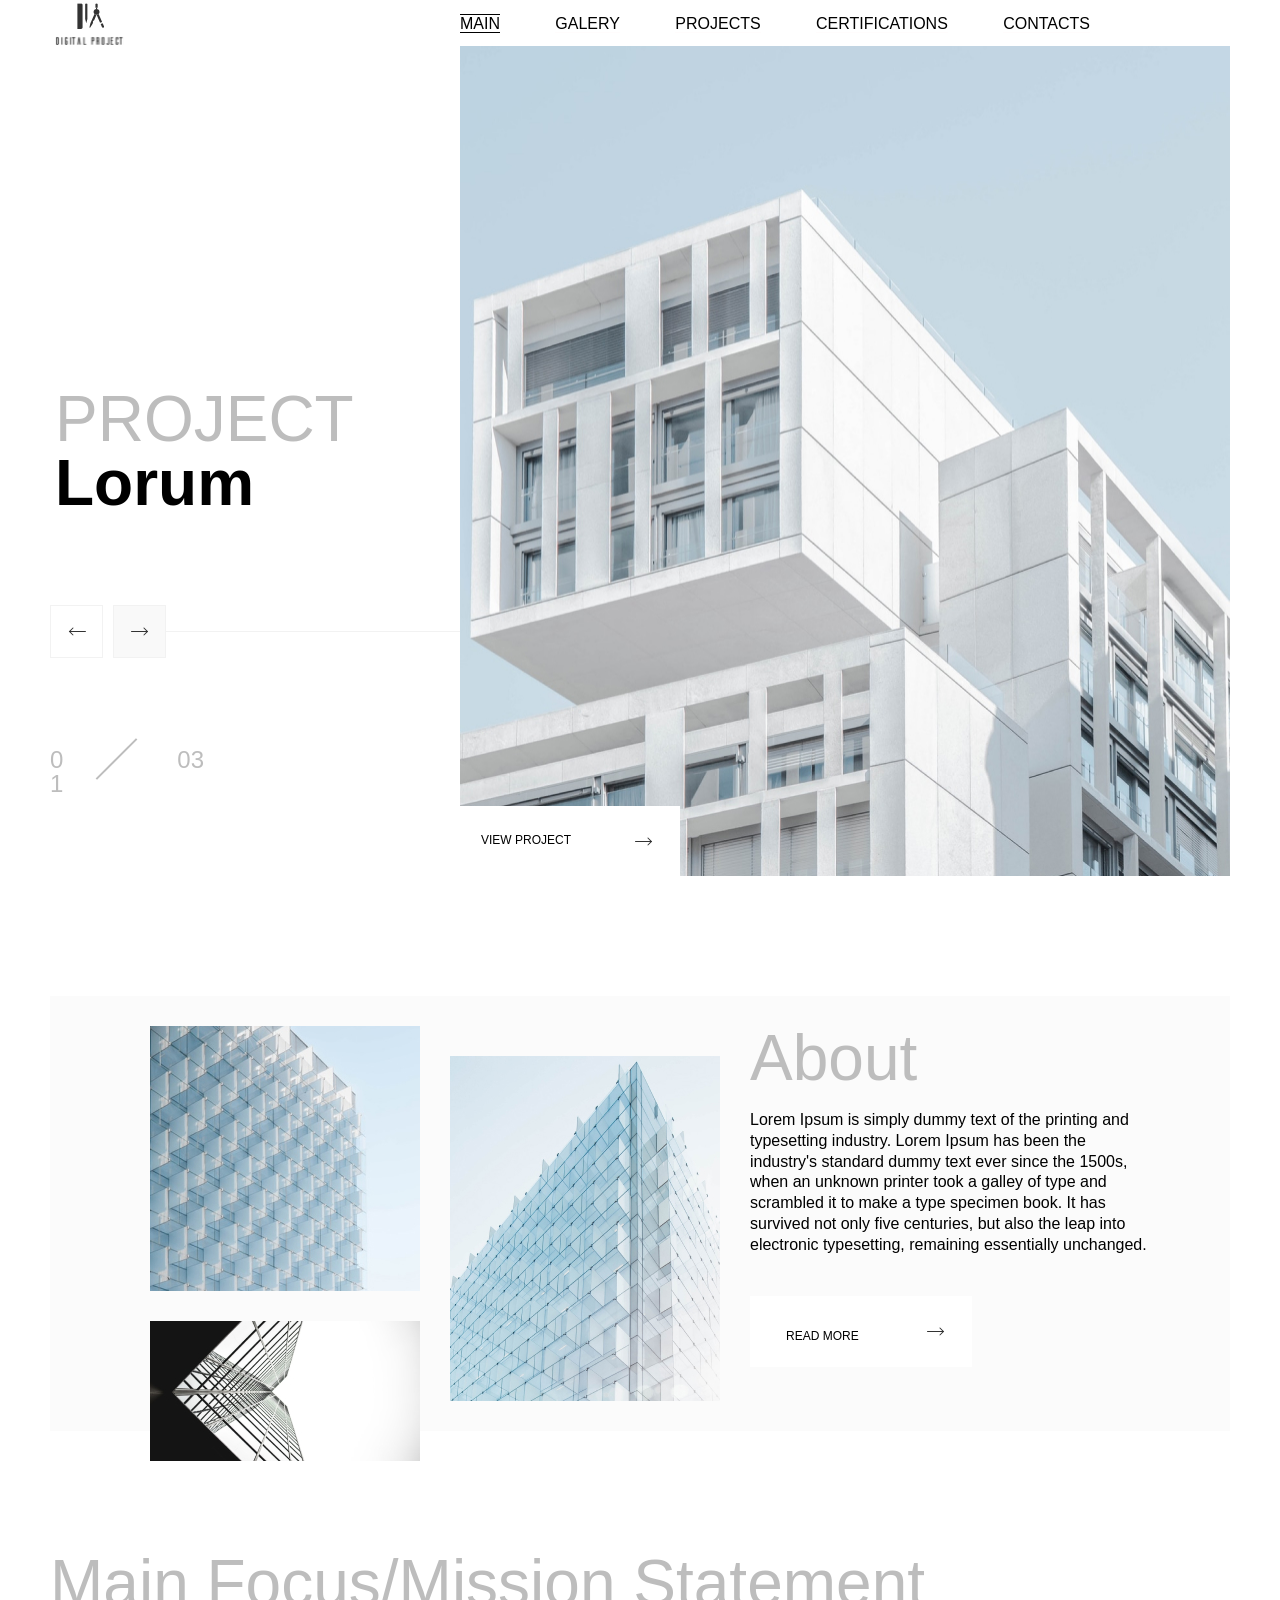
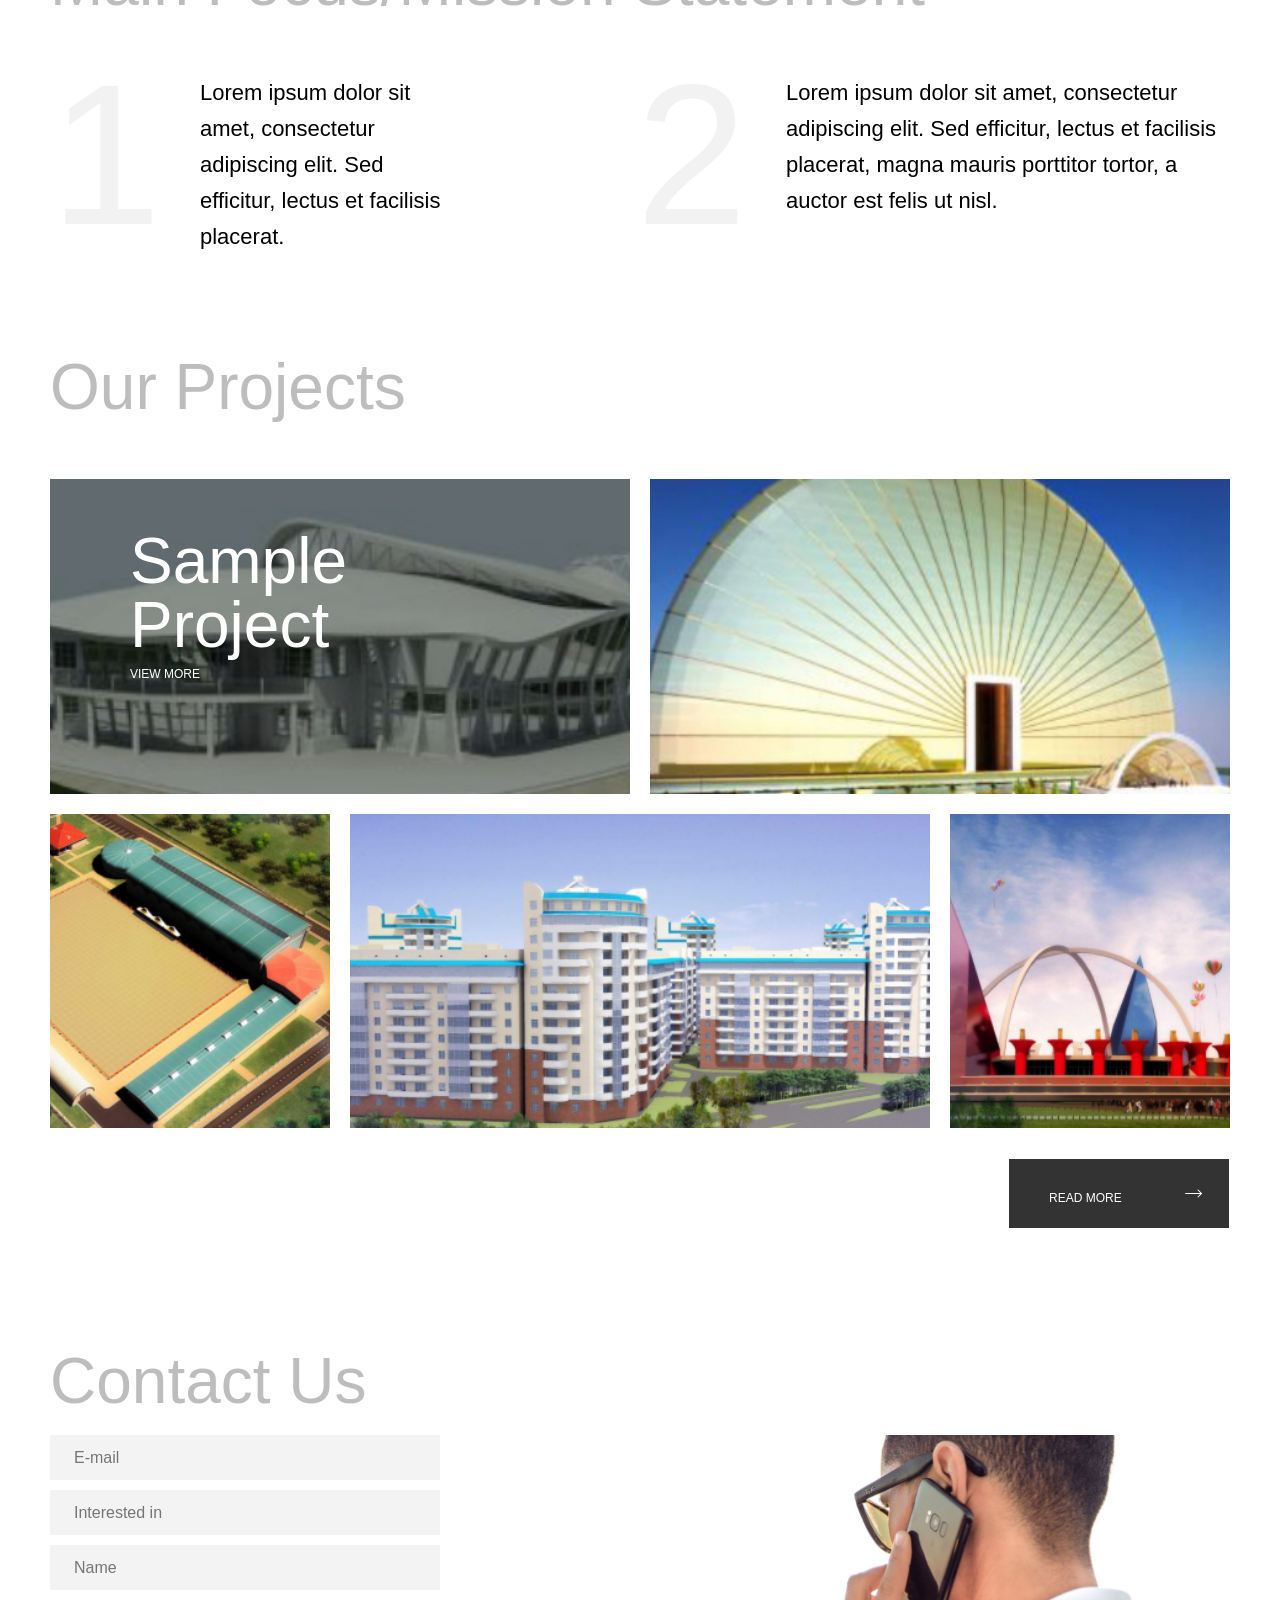
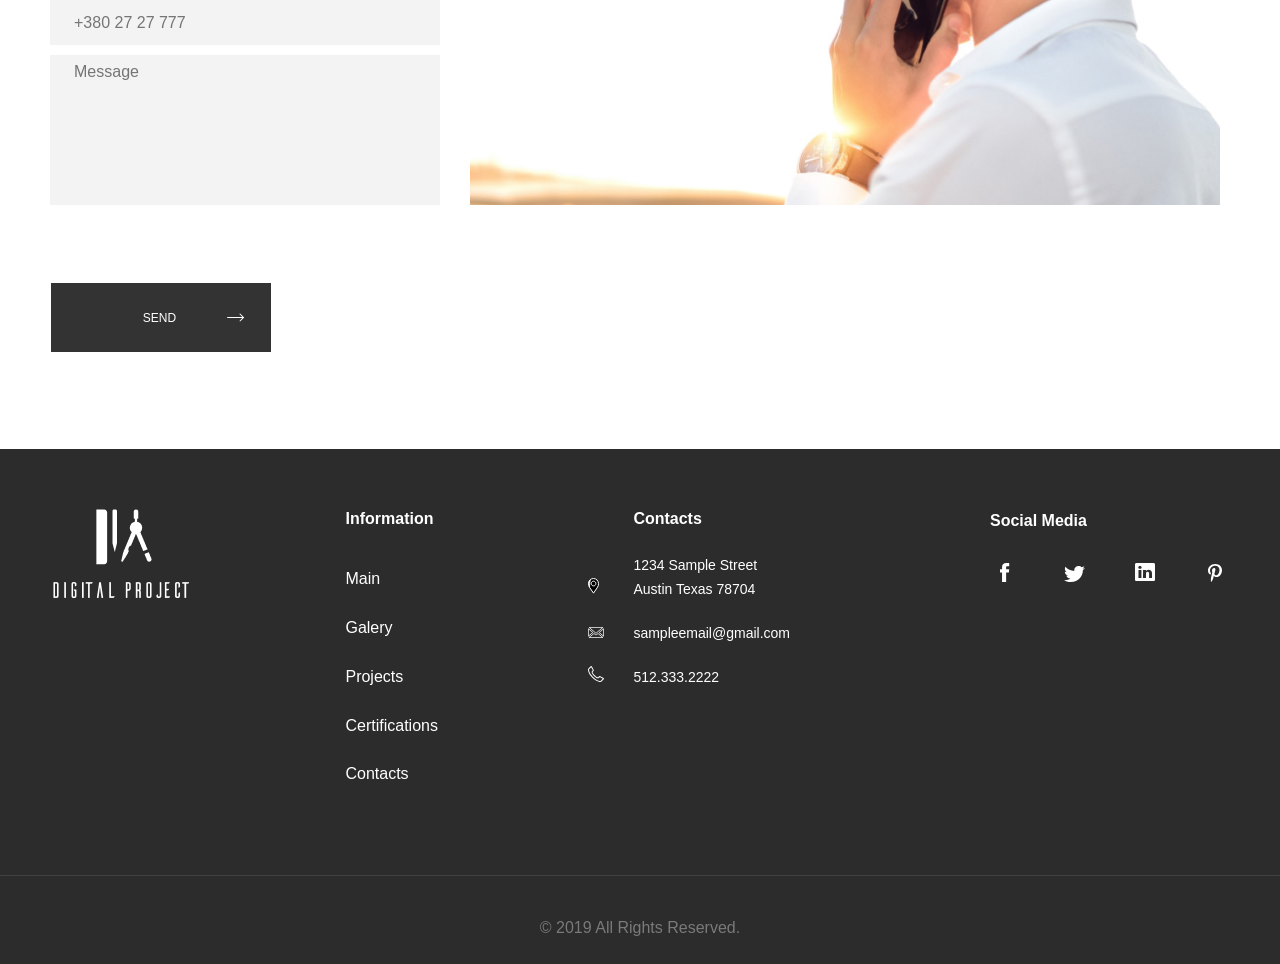
<file: projects/lorum/index-l.html>
<!DOCTYPE html>
<html lang="en">

<head>
  <meta charset="UTF-8">
  <meta name="viewport" content="width=device-width, initial-scale=1.0">

  <link rel="preconnect" href="https://fonts.googleapis.com">
  <link rel="preconnect" href="https://fonts.gstatic.com" crossorigin>
  <link
    href="https://fonts.googleapis.com/css2?family=Roboto:ital,wght@0,300;0,400;0,500;0,700;1,300;1,400;1,500;1,700&display=swap"
    rel="stylesheet">


  <link rel="stylesheet" href="css/normolize.css">
  <link rel="stylesheet" href="css/style.css">
  <title>Lorum</title>
</head>

<body>
  <div class="wrapper">
    <header class="header">
      <div class="conteiner">
        <div class="header-inner">

          <a class="logo" href="#">
            <img class="logo__img" src="img/logo-black.svg" alt="" width="70px" height="43px">
          </a>
          
          <nav class="menu menu-list--closed">
            <ul class="menu-list">
              <li class="munu-item">
                <a class="menu-link menu__active" href="index-l.html">Main</a>
              </li>
              <li class="munu-item">
                <a class="menu-link" href="gallery.html">Galery</a>
              </li>
              <li class="munu-item">
                <a class="menu-link" href="projects.html">Projects</a>
              </li>
              <li class="munu-item">
                <a class="menu-link" href="certifications.html">Certifications</a>
              </li>
              <li class="munu-item">
                <a class="menu-link" href="contacts.html">Contacts</a>
              </li>
            </ul>
          </nav>

          <div class="menu-btn" id="menu-btn">
            <div class="line-one no-animation"></div>
            <div class="line-two no-animation"></div>
            <div class="line-three no-animation"></div>
          </div>
        </div>
      </div>
    </header>
      
    <main>
      <h1 class="visually-hidden">"Digital project" studio web page </h1>

      <section class="main-slider">
        <div class="conteiner">
          <div class="slider-container">
            <div class="slider__controls">
              <h2 class="page-title">Project<span class="page-title--bold">Lorum</span></h2>

              <menu class="slider-menu">
                <div class="slider__btns">
                  <button class="slider__left" id="slider__left" onclick="moveSlide('-')"></button>
                  <button class="slider__right slider__btn--evailable" id="slider__right" onclick="moveSlide('+')"></button>
                  <span class="line-conteiner"></span>
                </div>

                <div class="img-index">
                  <div class="curent-numder__wrapper">
                    <span class="img-index-current--first">0</span>
                    <span class="img-index-current--last" id="img-index-current--last">1</span>
                  </div>
                  <span class="img-index-sep"></span>
                  <span class="img-index-max" id="img-index-max">00</span>
                </div>
              </menu>
            </div>

            <div class="slider-content">
              <div class="slider-content__img">
                <img class="main-slider-content-img" src="img/m-slider-1.jpg" alt="modern  style white bilding"
                width="770px" height="830px">
              </div>

              <div class="slider-content__img">
                <img class="main-slider-content-img" src="img/m-slider-2.jpg" alt="modern  style white bilding"
                width="770px" height="830px">
              </div>

              <div class="slider-content__img">
                <img class="main-slider-content-img" src="img/m-slider-3.jpg" alt="modern  style white bilding"
                width="770px" height="830px">
              </div>

              <div class="slider-content__img">
                <img class="main-slider-content-img" src="img/m-slider-3.jpg" alt="modern  style white bilding"
                width="770px" height="830px">
              </div>

              <a class="link link--white main-slider__link" href="sample.html">View Project</a>
            </div>
          </div>

        </div>
      </section>

      <section class="about">
        <div class="conteiner">
          <div class="about__inner">
            <div class="about__images">
              <img class="about_img" src="img/about-1.jpg" alt="">
              <img class="about_img" src="img/about-3.jpg" alt="">
            </div>

            <div class="about__inner--mid">
              <img class="about_img about_img--mid" src="img/about-2.jpg" width="270px" height="345px">
            </div>

            <div class="about__info">
              <h2 class="about__title">About</h2>
              <p class="about__text">Lorem Ipsum is simply dummy text of the printing and typesetting industry. Lorem
                Ipsum has been the industry's standard dummy text ever since the 1500s, when an unknown printer took a
                galley of type and scrambled it to make a type specimen book. It has survived not only five centuries,
                but also the leap into electronic typesetting, remaining essentially unchanged.</p>
              <a class="link link--white about__link" href="sample.html">read more</a>
            </div>
          </div>
        </div>
      </section>

      <section class="rules">
        <div class="conteiner">
          <h2 class="rulees__title">Main Focus/Mission Statement</h2>

          <ol class="rules__info">
            <li class="rules__text">Lorem ipsum dolor sit amet, consectetur adipiscing elit. Sed efficitur, lectus et
              facilisis placerat.</li>
            <li class="rules__text">Lorem ipsum dolor sit amet, consectetur adipiscing elit. Sed efficitur, lectus et
              facilisis placerat, magna mauris porttitor tortor, a auctor est felis ut nisl.</li>
          </ol>
        </div>
      </section>

      <section class="projects">
        <div class="conteiner">
          <h2 class="projects__title">Our Projects</h2>

          <div class="projects__wrapper">
            <div class="projects__demo projects_img--item1">
              <div class="mask">
                <span class="demo-text">Sample<br>Project</span>
                <a class="link demo-link" href="sample.html">View More</a>
              </div>
              <img class="projects_img" src="img/projects-1.jpg" alt="">
            </div>
            <img class="projects_img projects_img--item2" src="img/projects-2.jpg" alt="">
            <img class="projects_img projects_img--item3" src="img/projects-3.jpg" alt="">
            <img class="projects_img projects_img--item4" src="img/projects-4.jpg" alt="">
            <img class="projects_img projects_img--item5" src="img/projects-5.jpg" alt="">
          </div>
          <a class="link projects__link" href="projects.html">read more</a>
        </div>
      </section>

      <section class="contacts">
        <div class="conteiner">
          <h2 class="contacts__title">Contact Us</h2>

          <div class="contacts_inner">
            <form action="www.gg.su" method="post">
              <p class="contacts__input">
                <label for="contacts-email" class="visually-hidden">E-mail</label>
                <input type="email" id="contacts-email" name="email" placeholder="E-mail">
              </p>
              <p class="contacts__input">
                <label for="contacts-title" class="visually-hidden">Interested in</label>
                <input type="text" id="contact-title" name="title" placeholder="Interested in">
              </p>
              <p class="contacts__input">
                <label for="contacts-text" class="visually-hidden">Name</label>
                <input type="text" id="contacts-text" name="name" value="" placeholder="Name">
              </p>
              <p class="contacts__input">
                <label for="contacts-phone" class="visually-hidden">Telephone</label>
                <input type="tel" id="contacts-phone" name="phone" value="" placeholder="+380 27 27 777">
              </p>
              <p class="contacts__input">
                <label for="contacts-message" class="visually-hidden">Message</label>
                <input type="text" id="contacts-message" name="message" value="" placeholder="Message">
              </p>

              <button class="link contacts__link" type="submit">send</button>
            </form>

            <img class="contact__img" src="img/contact-img.jpg" alt="" width="750px" height="370px">
          </div>
        </div>
      </section> 
    </main>

    <footer>
      <div class="conteiner">
        <a class="logo" href="#">
          <img class="logo__img" src="img/footer-logo.svg" alt="" width="145px" height="94px">
        </a>

        <nav class="footer-menu">
          <h3>Information</h3>

          <ul class="footer-menu-list">
            <li class="footer-menu-item"><a href="#">Main</a></li>
            <li class="footer-menu-item"><a href="#">Galery</a></li>
            <li class="footer-menu-item"><a href="#">Projects</a></li>
            <li class="footer-menu-item"><a href="#">Certifications</a></li>
            <li class="footer-menu-item"><a href="#">Contacts</a></li>
          </ul>
        </nav>

        <address>
          <div class="contacts">
            <h3>Contacts</h3>

            <dl>
              <dt class="contacts-item"><span class="visually-hidden">Adress</span>
                <svg width="11" height="16" viewBox="0 0 11 16"  xmlns="http://www.w3.org/2000/svg">
                  <path
                    d="M1.50814 9.2492L1.51345 9.25698L5.5 15.1116L9.48655 9.25698L9.49186 9.2492L9.49745 9.24161C10.2363 8.23991 10.5723 6.879 10.4871 5.5225C10.4019 4.16584 9.89922 2.86989 9.03258 1.98859C7.08079 0.00382429 3.91955 0.00377946 1.96742 1.98859L1.50814 9.2492ZM1.50814 9.2492L1.50255 9.24161M1.50814 9.2492L1.50255 9.24161M1.50255 9.24161C0.763724 8.23991 0.42775 6.879 0.51291 5.5225M0.51291 5.5225C0.598079 4.16585 1.10077 2.86991 1.9674 1.98862L0.51291 5.5225ZM3.23807 5.53836C3.23807 6.82627 4.26679 7.88453 5.55356 7.88453C6.84032 7.88453 7.86905 6.82627 7.86905 5.53836C7.86905 4.25045 6.84032 3.19219 5.55356 3.19219C4.26679 3.19219 3.23807 4.25045 3.23807 5.53836Z"
                    stroke="white" />
                </svg>
              </dt>
              <dd>
                <p>1234 Sample Street<br>Austin Texas 78704</p>
              </dd>

              <dt class="contacts-item"><span class="visually-hidden">email</span>
                <svg width="16" height="11" viewBox="0 0 16 11" fill="none" xmlns="http://www.w3.org/2000/svg">
                  <path
                    d="M8.13945 6.16166L8.13943 6.16163L8.13512 6.16456C8.10734 6.18343 8.06695 6.19696 8.0235 6.19696H8.02008C7.95651 6.19696 7.91576 6.17544 7.90255 6.1642L7.90186 6.16361L1.09985 0.4H14.9358L8.4497 5.90252L8.44932 5.90285L8.16437 6.1452L8.16348 6.1458L8.13945 6.16166ZM10.0346 6.48934L15.0112 10.6H0.983875L5.97125 6.45877L6.96401 7.30051L6.9651 7.30143C7.25806 7.54803 7.63451 7.67805 8.02235 7.67805C8.4099 7.67805 8.78655 7.54692 9.07963 7.29972L9.08053 7.29895L10.0346 6.48934ZM4.82991 5.4915L0.4 9.17041V1.73773L4.82991 5.4915ZM15.6 1.76878V9.17559L11.1765 5.52124L15.6 1.76878Z"
                    stroke="white" stroke-width="0.8" />
                </svg>
              </dt>
              <dd><a href="mailto:sampleemail@gmail.com">sampleemail@gmail.com</a></dd>

              <dt class="contacts-item"><span class="visually-hidden">Telephone</span>
                <svg width="17" height="16" viewBox="0 0 17 16" fill="none" xmlns="http://www.w3.org/2000/svg">
                  <mask id="path-1-inside-1_1_133" fill="white">
                    <path
                      d="M16.0028 12.6271C16.0367 12.887 15.9575 13.113 15.7655 13.305L13.5113 15.5422C13.4096 15.6552 13.2768 15.7514 13.113 15.8304C12.9492 15.9095 12.7882 15.9604 12.63 15.9829C12.6187 15.9829 12.5848 15.9858 12.5282 15.9915C12.4718 15.9971 12.3984 16 12.308 16C12.0932 16 11.7457 15.9633 11.2655 15.8898C10.7853 15.8163 10.1978 15.6355 9.5029 15.3474C8.80787 15.0593 8.01976 14.627 7.13844 14.0508C6.25711 13.4746 5.31923 12.6836 4.32488 11.6779C3.53392 10.8983 2.87856 10.1525 2.35878 9.44068C1.83901 8.72879 1.42093 8.0706 1.10455 7.46608C0.788135 6.86156 0.550847 6.31354 0.392655 5.82202C0.234463 5.33049 0.127118 4.90677 0.0706214 4.55083C0.0141243 4.1949 -0.00847457 3.91524 0.00282486 3.71185C0.0141243 3.50847 0.019774 3.39547 0.019774 3.37287C0.0423728 3.21468 0.0932202 3.05366 0.172316 2.88982C0.251412 2.72598 0.347457 2.59321 0.460451 2.49152L2.71469 0.237287C2.87288 0.0790958 3.05367 0 3.25706 0C3.40395 0 3.53389 0.0423728 3.64689 0.127118C3.75988 0.211864 3.85593 0.316383 3.93502 0.440677L5.74858 3.88135C5.85028 4.06214 5.87852 4.25988 5.83333 4.47456C5.78813 4.68925 5.69208 4.87004 5.54519 5.01694L4.71468 5.84744C4.69208 5.87004 4.67231 5.90676 4.65536 5.95761C4.63841 6.00846 4.62994 6.05083 4.62994 6.08473C4.67514 6.32202 4.77683 6.5932 4.93502 6.89829C5.07062 7.16947 5.27965 7.49998 5.56214 7.88981C5.84463 8.27964 6.24575 8.72876 6.76553 9.23724C7.274 9.75706 7.72598 10.161 8.12146 10.4492C8.51686 10.7372 8.84748 10.9491 9.11301 11.0847C9.37855 11.2203 9.58194 11.3022 9.72315 11.3304L9.93496 11.3728C9.95756 11.3728 9.99437 11.3643 10.0452 11.3474C10.096 11.3304 10.1327 11.3106 10.1554 11.288L11.1214 10.305C11.3249 10.1242 11.5621 10.0338 11.8333 10.0338C12.0255 10.0338 12.1779 10.0677 12.2909 10.1355H12.3078L15.579 12.0677C15.8164 12.2147 15.9576 12.4011 16.0028 12.6271Z" />
                  </mask>
                  <path
                    d="M16.0028 12.6271L16.9944 12.4977L16.99 12.4641L16.9834 12.4309L16.0028 12.6271ZM15.7655 13.305L16.4699 14.0148L16.4727 14.0121L15.7655 13.305ZM13.5113 15.5422L12.8069 14.8325L12.7869 14.8523L12.768 14.8733L13.5113 15.5422ZM13.113 15.8304L12.6786 14.9297L12.6781 14.9299L13.113 15.8304ZM12.63 15.9829V16.9829H12.701L12.7713 16.9729L12.63 15.9829ZM12.5282 15.9915L12.6274 16.9866L12.6277 16.9865L12.5282 15.9915ZM9.5029 15.3474L9.88587 14.4237L9.88586 14.4237L9.5029 15.3474ZM7.13844 14.0508L7.68566 13.2138L7.68564 13.2138L7.13844 14.0508ZM4.32488 11.6779L5.03604 10.9748L5.02688 10.9658L4.32488 11.6779ZM2.35878 9.44068L1.55115 10.0304L1.55117 10.0304L2.35878 9.44068ZM1.10455 7.46608L1.99054 7.00238L1.99052 7.00235L1.10455 7.46608ZM0.019774 3.37287L-0.970176 3.23145L-0.980226 3.3018V3.37287H0.019774ZM0.460451 2.49152L1.12942 3.23481L1.14896 3.21722L1.16756 3.19863L0.460451 2.49152ZM2.71469 0.237287L3.42179 0.944395V0.944395L2.71469 0.237287ZM3.93502 0.440677L4.81966 -0.025609L4.80061 -0.0617409L4.77868 -0.0961993L3.93502 0.440677ZM5.74858 3.88135L4.86395 4.34763L4.87031 4.35971L4.87701 4.37161L5.74858 3.88135ZM5.54519 5.01694L4.83808 4.30983L4.83808 4.30983L5.54519 5.01694ZM4.71468 5.84744L5.42179 6.55455L5.42179 6.55455L4.71468 5.84744ZM4.62994 6.08473H3.62994V6.17912L3.6476 6.27184L4.62994 6.08473ZM4.93502 6.89829L5.82945 6.45107L5.82616 6.4445L5.82278 6.43797L4.93502 6.89829ZM6.76553 9.23724L7.4804 8.53798L7.4727 8.5301L7.46482 8.5224L6.76553 9.23724ZM8.12146 10.4492L7.53253 11.2573L7.53267 11.2574L8.12146 10.4492ZM9.72315 11.3304L9.91944 10.3498L9.91875 10.3497L9.72315 11.3304ZM9.93496 11.3728L9.73867 12.3533L9.83585 12.3728H9.93496V11.3728ZM10.0452 11.3474L10.3612 12.2961L10.3618 12.2959L10.0452 11.3474ZM10.1554 11.288L10.8625 11.9952L10.8686 11.9889L10.1554 11.288ZM11.1214 10.305L10.4573 9.55733L10.432 9.57986L10.4082 9.60405L11.1214 10.305ZM12.2909 10.1355L11.7763 10.9929L12.0138 11.1355H12.2909V10.1355ZM12.3078 10.1355L12.8164 9.2745L12.5811 9.13551H12.3078V10.1355ZM15.579 12.0677L16.1055 11.2175L16.0966 11.212L16.0876 11.2067L15.579 12.0677ZM15.0112 12.7565C15.0099 12.7464 15.0083 12.709 15.0251 12.6611C15.0414 12.6144 15.0626 12.5938 15.0583 12.598L16.4727 14.0121C16.8746 13.61 17.0702 13.0786 16.9944 12.4977L15.0112 12.7565ZM15.0611 12.5953L12.8069 14.8325L14.2157 16.252L16.4699 14.0148L15.0611 12.5953ZM12.768 14.8733C12.7678 14.8735 12.7627 14.8792 12.7492 14.8889C12.7355 14.8989 12.713 14.9131 12.6786 14.9297L13.5474 16.7311C13.8062 16.6063 14.051 16.4375 14.2546 16.2112L12.768 14.8733ZM12.6781 14.9299C12.5943 14.9704 12.532 14.9868 12.4887 14.993L12.7713 16.9729C13.0444 16.9339 13.304 16.8486 13.5479 16.7309L12.6781 14.9299ZM12.63 14.9829C12.5554 14.9829 12.4569 14.9936 12.4288 14.9964L12.6277 16.9865C12.6405 16.9852 12.6513 16.9842 12.6603 16.9833C12.6695 16.9825 12.6759 16.9819 12.6802 16.9815C12.6823 16.9814 12.6834 16.9813 12.6838 16.9812C12.6842 16.9812 12.6832 16.9813 12.681 16.9814C12.679 16.9816 12.6742 16.9819 12.6674 16.9822C12.6639 16.9823 12.6591 16.9825 12.6533 16.9826C12.6477 16.9828 12.6397 16.9829 12.63 16.9829V14.9829ZM12.4291 14.9964C12.4185 14.9975 12.3814 15 12.308 15V17C12.4153 17 12.5251 16.9967 12.6274 16.9866L12.4291 14.9964ZM12.308 15C12.1756 15 11.8933 14.9742 11.4168 14.9013L11.1143 16.8783C11.5982 16.9523 12.0109 17 12.308 17V15ZM11.4168 14.9013C11.047 14.8447 10.5422 14.6958 9.88587 14.4237L9.11992 16.2712C9.85327 16.5752 10.5236 16.7879 11.1143 16.8783L11.4168 14.9013ZM9.88586 14.4237C9.26584 14.1666 8.53398 13.7685 7.68566 13.2138L6.59121 14.8878C7.50555 15.4856 8.34991 15.952 9.11993 16.2712L9.88586 14.4237ZM7.68564 13.2138C6.87975 12.6869 5.99637 11.9462 5.03598 10.9748L3.61378 12.381C4.64209 13.421 5.63447 14.2623 6.59123 14.8878L7.68564 13.2138ZM5.02688 10.9658C4.26498 10.2147 3.64739 9.5097 3.1664 8.85097L1.55117 10.0304C2.10972 10.7953 2.80287 11.5818 3.62288 12.3901L5.02688 10.9658ZM3.16642 8.851C2.6679 8.16822 2.27846 7.55251 1.99054 7.00238L0.218553 7.92978C0.563401 8.58869 1.01012 9.28936 1.55115 10.0304L3.16642 8.851ZM1.99052 7.00235C1.69268 6.4333 1.48079 5.9389 1.34457 5.51565L-0.55926 6.12838C-0.379092 6.68819 -0.116406 7.28983 0.21857 7.92981L1.99052 7.00235ZM1.34457 5.51565C1.19599 5.05399 1.10408 4.68278 1.05826 4.39407L-0.917014 4.7076C-0.849848 5.13075 -0.72706 5.607 -0.55926 6.12838L1.34457 5.51565ZM1.05826 4.39407C1.00579 4.06355 0.995827 3.86558 1.00129 3.76732L-0.995636 3.65638C-1.01278 3.96491 -0.977545 4.32626 -0.917014 4.7076L1.05826 4.39407ZM1.00129 3.76732C1.01131 3.58687 1.01977 3.43174 1.01977 3.37287H-0.980226C-0.980226 3.35422 -0.979567 3.34471 -0.980418 3.36514C-0.980959 3.37811 -0.981864 3.39759 -0.983216 3.42463C-0.985903 3.47838 -0.990021 3.55533 -0.995636 3.65638L1.00129 3.76732ZM1.00972 3.51429C1.01593 3.47088 1.03239 3.40842 1.07287 3.32457L-0.728235 2.45507C-0.845947 2.6989 -0.931179 2.95848 -0.970176 3.23145L1.00972 3.51429ZM1.07287 3.32457C1.08958 3.28995 1.10391 3.26729 1.1139 3.25349C1.12371 3.23992 1.12932 3.2349 1.12942 3.23481L-0.208513 1.74822C-0.434986 1.95205 -0.60357 2.19684 -0.728235 2.45507L1.07287 3.32457ZM1.16756 3.19863L3.42179 0.944395L2.00758 -0.46982L-0.246655 1.78441L1.16756 3.19863ZM3.42179 0.944395C3.42442 0.941771 3.40782 0.958821 3.36974 0.975479C3.32983 0.99294 3.28899 1 3.25706 1V-1C2.76068 -1 2.33272 -0.794955 2.00758 -0.46982L3.42179 0.944395ZM3.25706 1C3.23308 1 3.19701 0.996318 3.15466 0.98251C3.1119 0.968564 3.07517 0.948327 3.04689 0.927119L4.24689 -0.672882C3.95352 -0.892907 3.61104 -1 3.25706 -1V1ZM3.04689 0.927119C3.05935 0.936463 3.07414 0.950493 3.09136 0.977553L4.77868 -0.0961993C4.63771 -0.317726 4.46042 -0.512735 4.24689 -0.672882L3.04689 0.927119ZM3.05039 0.906963L4.86395 4.34763L6.63321 3.41506L4.81966 -0.025609L3.05039 0.906963ZM4.87701 4.37161C4.86951 4.35828 4.86015 4.3351 4.85609 4.30666C4.85215 4.27912 4.85568 4.26425 4.85478 4.26855L6.81188 4.68057C6.90391 4.24342 6.84805 3.79622 6.62016 3.39108L4.87701 4.37161ZM4.85478 4.26855C4.85011 4.2907 4.84527 4.30014 4.84428 4.30202C4.84349 4.3035 4.84243 4.30548 4.83808 4.30983L6.2523 5.72404C6.54423 5.43211 6.72907 5.07389 6.81188 4.68057L4.85478 4.26855ZM4.83808 4.30983L4.00758 5.14033L5.42179 6.55455L6.2523 5.72404L4.83808 4.30983ZM4.00758 5.14033C3.82477 5.32314 3.74364 5.53049 3.70668 5.64138L5.60404 6.27384C5.5992 6.28838 5.58712 6.32194 5.56337 6.36604C5.54035 6.4088 5.49659 6.47975 5.42179 6.55455L4.00758 5.14033ZM3.70668 5.64138C3.67309 5.74214 3.62994 5.89958 3.62994 6.08473H5.62994C5.62994 6.14869 5.62222 6.19692 5.61687 6.22364C5.61132 6.2514 5.60571 6.26884 5.60404 6.27384L3.70668 5.64138ZM3.6476 6.27184C3.71679 6.63509 3.86166 7.00065 4.04727 7.3586L5.82278 6.43797C5.692 6.18575 5.63348 6.00895 5.61228 5.89762L3.6476 6.27184ZM4.0406 7.3455C4.21043 7.68516 4.45418 8.06506 4.75239 8.47659L6.37189 7.30303C6.10513 6.9349 5.9308 6.65378 5.82945 6.45107L4.0406 7.3455ZM4.75239 8.47659C5.08019 8.92895 5.52429 9.42191 6.06623 9.95207L7.46482 8.5224C6.96722 8.03562 6.60906 7.63033 6.37189 7.30303L4.75239 8.47659ZM6.05066 9.93649C6.58131 10.479 7.07624 10.9248 7.53253 11.2573L8.71039 9.64097C8.37572 9.39709 7.96669 9.03513 7.4804 8.53798L6.05066 9.93649ZM7.53267 11.2574C7.94725 11.5594 8.32587 11.8056 8.65823 11.9753L9.56779 10.1941C9.36908 10.0926 9.08646 9.91491 8.71025 9.64087L7.53267 11.2574ZM8.65823 11.9753C8.9376 12.118 9.24358 12.2544 9.52755 12.3111L9.91875 10.3497C9.93174 10.3523 9.90891 10.3487 9.83824 10.3202C9.77197 10.2935 9.68278 10.2528 9.56779 10.1941L8.65823 11.9753ZM9.52686 12.3109L9.73867 12.3533L10.1313 10.3923L9.91944 10.3498L9.52686 12.3109ZM9.93496 12.3728C10.136 12.3728 10.3103 12.3131 10.3612 12.2961L9.72908 10.3986C9.72232 10.4009 9.73241 10.3972 9.75461 10.392C9.76628 10.3893 9.7864 10.3851 9.813 10.3813C9.83825 10.3777 9.88077 10.3728 9.93496 10.3728V12.3728ZM10.3618 12.2959C10.472 12.2591 10.6795 12.1781 10.8625 11.9951L9.44825 10.5809C9.5231 10.5061 9.5941 10.4623 9.63681 10.4393C9.68083 10.4156 9.71424 10.4036 9.72847 10.3988L10.3618 12.2959ZM10.8686 11.9889L11.8347 11.0059L10.4082 9.60405L9.44212 10.5871L10.8686 11.9889ZM11.7855 11.0526C11.7951 11.0441 11.8015 11.0399 11.8044 11.0381C11.8059 11.0371 11.8069 11.0366 11.8073 11.0364C11.8078 11.0362 11.808 11.0361 11.808 11.0361C11.808 11.0361 11.8081 11.036 11.8085 11.0359C11.8089 11.0358 11.8098 11.0356 11.8113 11.0353C11.8143 11.0348 11.8213 11.0338 11.8333 11.0338V9.03382C11.3161 9.03382 10.8429 9.21479 10.4573 9.55733L11.7855 11.0526ZM11.8333 11.0338C11.8724 11.0338 11.8839 11.0374 11.8749 11.0354C11.8651 11.0332 11.8273 11.0235 11.7763 10.9929L12.8056 9.27811C12.4816 9.08365 12.1287 9.03382 11.8333 9.03382V11.0338ZM12.2909 11.1355H12.3078V9.13551H12.2909V11.1355ZM11.7993 10.9965L15.0704 12.9287L16.0876 11.2067L12.8164 9.2745L11.7993 10.9965ZM15.0525 12.9179C15.0864 12.9389 15.0824 12.9435 15.0659 12.9217C15.0576 12.9108 15.0482 12.8957 15.0397 12.877C15.0312 12.8582 15.0255 12.8397 15.0222 12.8233L16.9834 12.4309C16.8726 11.8772 16.5245 11.477 16.1055 11.2175L15.0525 12.9179Z"
                    fill="white" mask="url(#path-1-inside-1_1_133)" />
                </svg>
              </dt>
              <dd><a href="tel:512.333.2222">512.333.2222</a></dd>
            </dl>
          </div>

          <div class="social">
            <h4>Social Media</h4>

            <ul class="social-list">
              <li class="social-item">
                <a class="social-link" href="#">
                  <span class="visually-hidden">Facebook</span>
                  <svg width="10" height="19" viewBox="0 0 10 19" fill="none" xmlns="http://www.w3.org/2000/svg">
                    <path fill-rule="evenodd" clip-rule="evenodd"
                      d="M6.13698 18.993H2.04598V9.49903H0.000976562V6.22603H2.04598V4.26203C2.04598 1.59303 3.20098 0.00402832 6.47898 0.00402832H9.20898V3.27703H7.50398C6.22598 3.27703 6.14198 3.73503 6.14198 4.58903L6.13698 6.22603H9.22898L8.86698 9.49903H6.13698V18.993Z"
                      fill="white" />
                  </svg>
                </a>
              </li>

              <li class="social-item">
                <a class="social-link" href="#">
                  <span class="visually-hidden">Twitter</span>
                  <svg width="21" height="16" viewBox="0 0 21 16" fill="none" xmlns="http://www.w3.org/2000/svg">
                    <path fill-rule="evenodd" clip-rule="evenodd"
                      d="M21.008 1.89598C20.235 2.21798 19.404 2.43298 18.533 2.53098C19.423 2.03098 20.106 1.23898 20.428 0.296977C19.594 0.758977 18.672 1.09498 17.69 1.27698C16.905 0.490977 15.784 0.000976562 14.545 0.000976562C12.165 0.000976562 10.234 1.80998 10.234 4.03998C10.234 4.35698 10.272 4.66598 10.346 4.96098C6.764 4.79198 3.588 3.18398 1.462 0.740977C1.091 1.33798 0.879 2.03098 0.879 2.77198C0.879 4.17198 1.64 5.40998 2.796 6.13398C2.09 6.11198 1.426 5.93098 0.844 5.62798C0.844 5.64598 0.844 5.66098 0.844 5.67998C0.844 7.63698 2.329 9.26898 4.301 9.63998C3.94 9.73198 3.558 9.77998 3.166 9.77998C2.888 9.77998 2.618 9.75598 2.355 9.70998C2.903 11.313 4.495 12.482 6.381 12.515C4.906 13.598 3.048 14.243 1.028 14.243C0.68 14.243 0.337 14.224 0 14.187C1.907 15.332 4.173 16.002 6.607 16.002C14.535 16.002 18.87 9.84598 18.87 4.50898C18.87 4.33298 18.865 4.15998 18.857 3.98598C19.699 3.41598 20.43 2.70498 21.008 1.89598Z"
                      fill="white" />
                  </svg>
                </a>
              </li>

              <li class="social-item">
                <a class="social-link" href="#">
                  <span class="visually-hidden">Instagram</span>
                  <svg width="20" height="19" viewBox="0 0 20 19" fill="none" xmlns="http://www.w3.org/2000/svg">
                    <path fill-rule="evenodd" clip-rule="evenodd"
                      d="M18.512 18.013H1.48799C0.671986 18.013 0.0109863 17.434 0.0109863 16.72V1.28199C0.0109863 0.56899 0.671986 -0.0100098 1.48799 -0.0100098H18.512C19.327 -0.0100098 19.988 0.56899 19.988 1.28199V16.72C19.988 17.434 19.327 18.013 18.512 18.013ZM3.47299 15.044H6.41499V6.90699H3.47299V15.044ZM4.96399 2.98499C3.95699 2.98499 3.29999 3.59199 3.29999 4.39099C3.29999 5.17099 3.93799 5.79699 4.92499 5.79699H4.94399C5.96999 5.79699 6.60799 5.17099 6.60799 4.39099C6.58999 3.59199 5.96999 2.98499 4.96399 2.98499ZM17.023 10.379C17.023 7.87899 15.571 6.71599 13.636 6.71599C12.074 6.71599 11.376 7.50499 10.985 8.05999V6.90699H8.04299C8.08199 7.67099 8.04299 15.044 8.04299 15.044H10.985V10.5C10.985 10.258 11.004 10.014 11.082 9.84099C11.294 9.35499 11.779 8.85199 12.591 8.85199C13.656 8.85199 14.081 9.59799 14.081 10.692V15.044H17.023V10.379ZM10.965 8.08699C10.971 8.07799 10.979 8.06899 10.985 8.05999V8.08699H10.965Z"
                      fill="white" />
                  </svg>
                </a>
              </li>

              <li class="social-item">
                <a class="social-link" href="#">
                  <span class="visually-hidden">Pinterest</span>
                  <svg width="14" height="18" viewBox="0 0 14 18" fill="none" xmlns="http://www.w3.org/2000/svg">
                    <path fill-rule="evenodd" clip-rule="evenodd"
                      d="M7.42398 0C2.48898 0 0.000976562 3.522 0.000976562 6.46C0.000976562 8.238 0.676977 9.82 2.12798 10.41C2.36598 10.507 2.57898 10.413 2.64798 10.151C2.69598 9.97 2.80998 9.512 2.85998 9.321C2.92998 9.062 2.90298 8.971 2.71098 8.745C2.29198 8.254 2.02498 7.618 2.02498 6.717C2.02498 4.104 3.98898 1.765 7.13898 1.765C9.92798 1.765 11.46 3.462 11.46 5.727C11.46 8.709 10.135 11.225 8.16698 11.225C7.08098 11.225 6.26798 10.33 6.52798 9.233C6.84098 7.924 7.44498 6.51 7.44498 5.564C7.44498 4.718 6.98898 4.012 6.04398 4.012C4.93398 4.012 4.04198 5.156 4.04198 6.688C4.04198 7.665 4.37298 8.325 4.37298 8.325C4.37298 8.325 3.23598 13.119 3.03698 13.959C2.63998 15.631 2.97798 17.681 3.00598 17.889C3.02298 18.011 3.18098 18.04 3.25298 17.948C3.35498 17.814 4.67798 16.189 5.12798 14.564C5.25498 14.104 5.85798 11.722 5.85798 11.722C6.21898 12.407 7.27398 13.011 8.39498 13.011C11.734 13.011 13.999 9.98 13.999 5.924C13.999 2.857 11.39 0 7.42398 0Z"
                      fill="white" />
                  </svg>
                </a>
              </li>
            </ul>
          </div>
        </address>
      </div>

      <hr>
      <p class="copyright">© 2019 All Rights Reserved.</p>
    </footer>
  </div>

  <script src="js/main.js"></script>
  <script>
    let slideIndex = 0;
    let slides = document.getElementsByClassName("slider-content__img");
    showSlide();

    function showSlide() {
      document.getElementById("img-index-max").innerHTML = "0" + (slides.length-1);
      slides[slideIndex].style.display = "block";
    };

    function moveSlide(direction) {
      let left = document.getElementById("slider__left");
      let right = document.getElementById("slider__right");

      if (direction=="-" && slideIndex>0) {slides[slideIndex].style.display = "none"; slideIndex--;}
      if (direction=="+" && slideIndex<slides.length-2) {slides[slideIndex].style.display = "none"; slideIndex++}
      
      slides[slideIndex].style.display = "block";
      document.getElementById("img-index-current--last").innerHTML = slideIndex+1

      if (slideIndex > 0) {left.classList.add("slider__btn--evailable")} else 
      {left.classList.remove("slider__btn--evailable")} 

      if (slideIndex == slides.length-2) {right.classList.remove("slider__btn--evailable")} else 
      {right.classList.add("slider__btn--evailable")} 
    }
  </script>
</body>
</html>
</file>
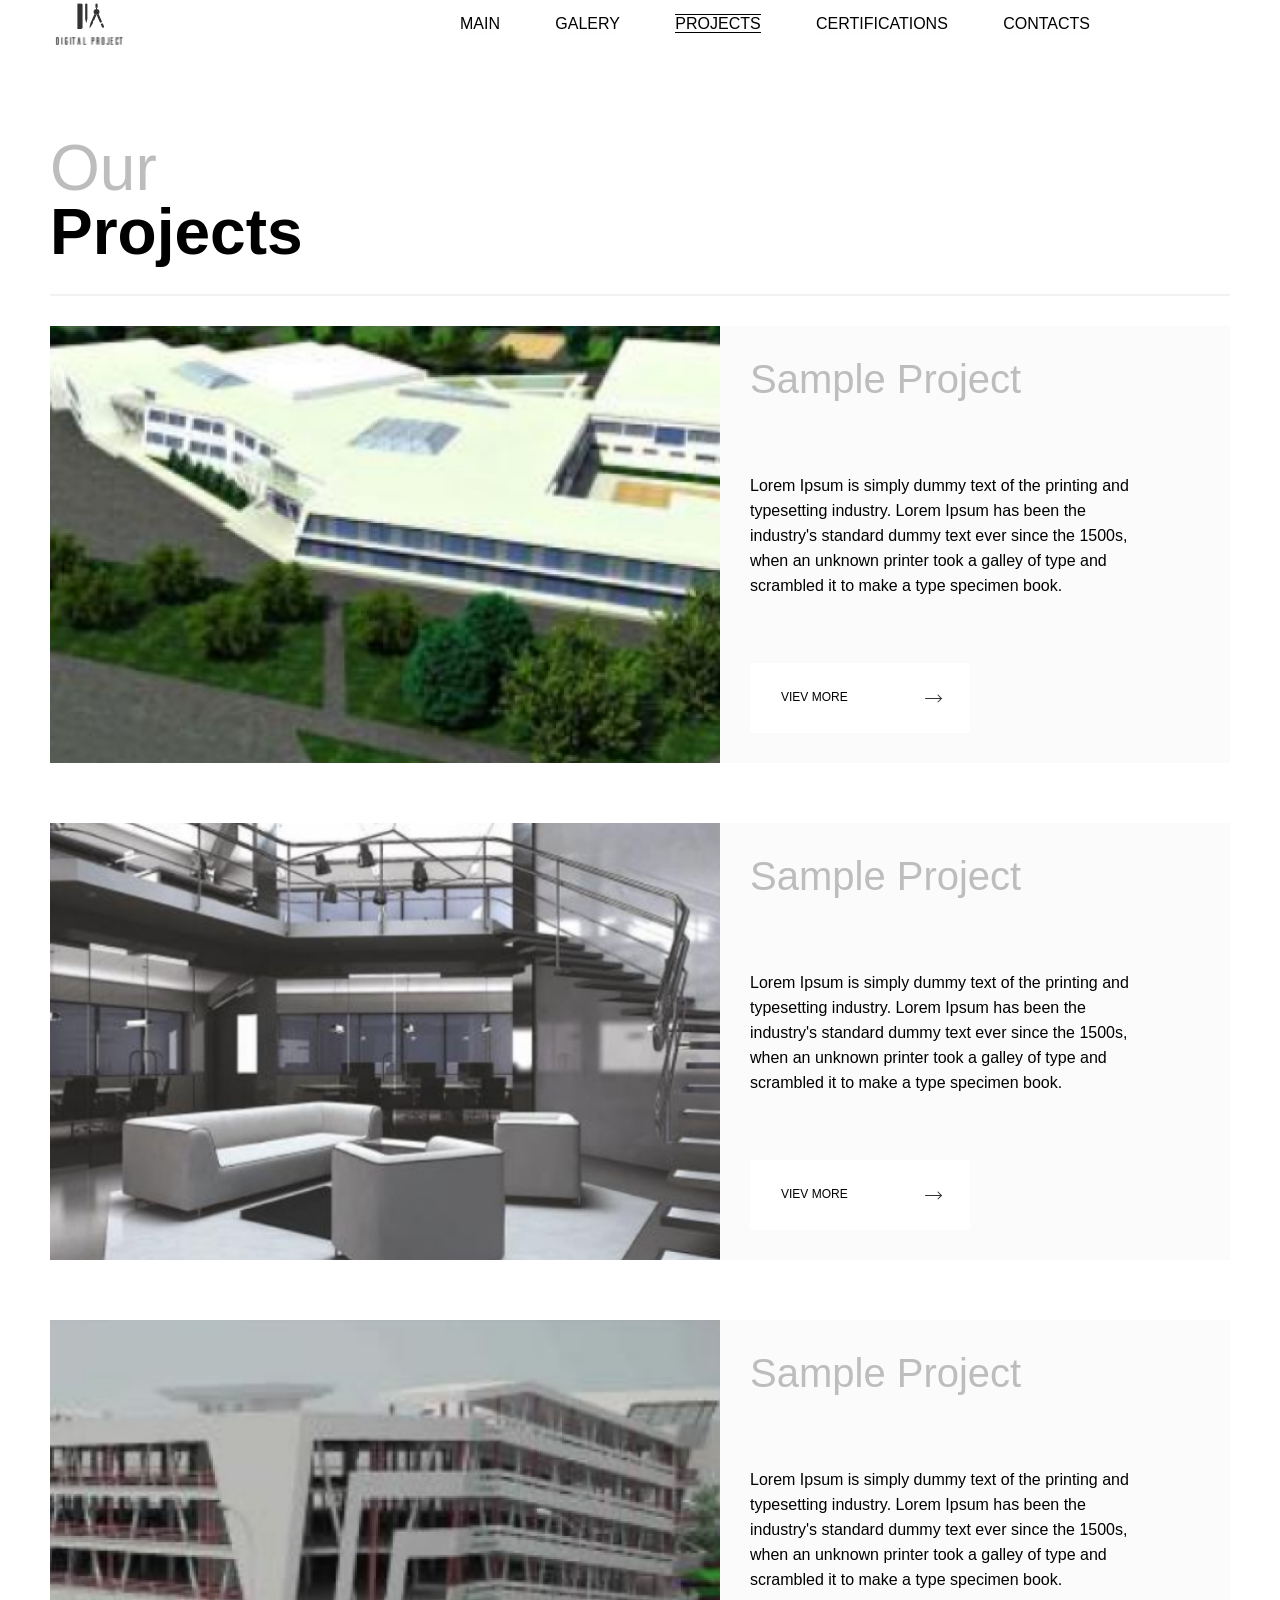
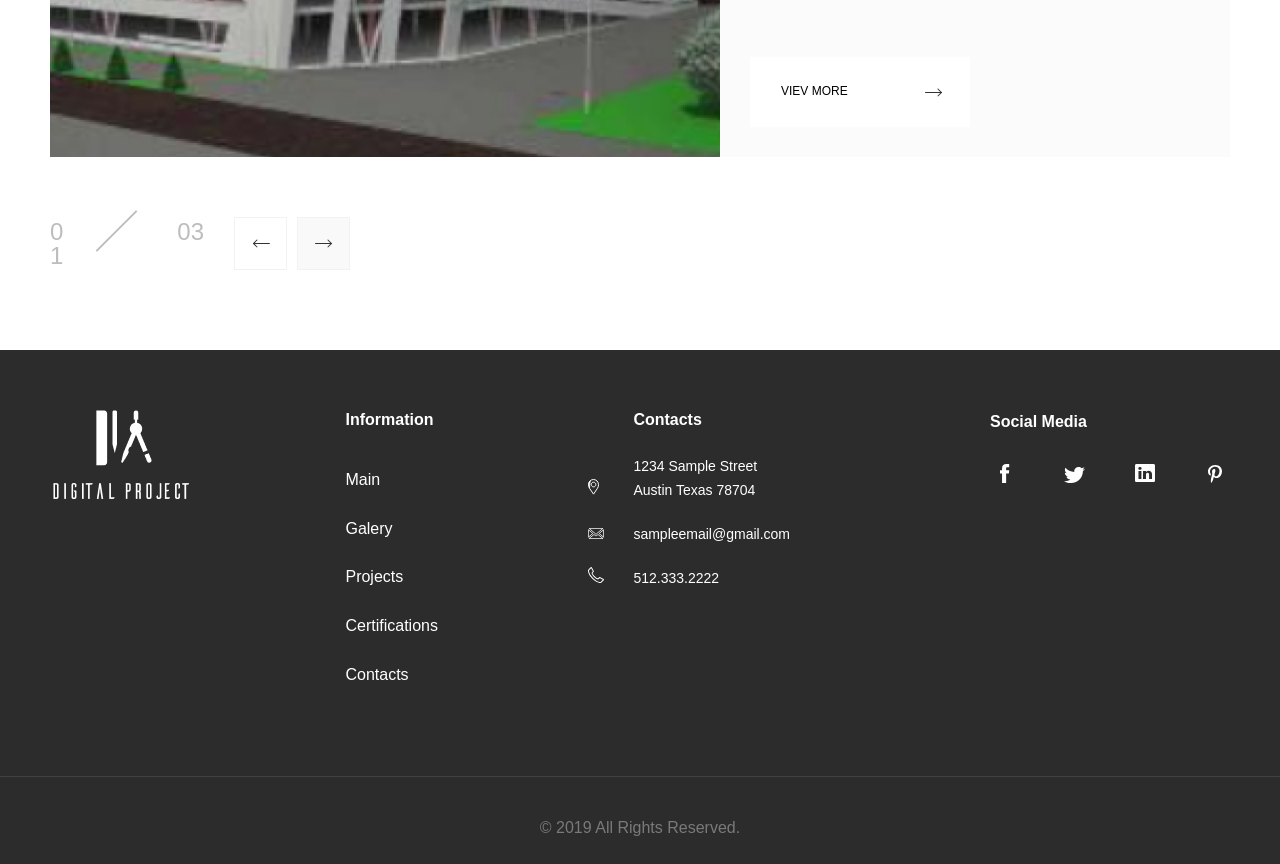
<file: projects/lorum/projects.html>
<!DOCTYPE html>
<html lang="en">

<head>
  <meta charset="UTF-8">
  <meta name="viewport" content="width=device-width, initial-scale=1.0">

  <link rel="preconnect" href="https://fonts.googleapis.com">
  <link rel="preconnect" href="https://fonts.gstatic.com" crossorigin>
  <link
    href="https://fonts.googleapis.com/css2?family=Roboto:ital,wght@0,300;0,400;0,500;0,700;1,300;1,400;1,500;1,700&display=swap"
    rel="stylesheet">

  <link rel="stylesheet" href="css/style.css">
  <title>Projects</title>
</head>

<body>
  <div class="wrapper">
    <header class="header">
      <div class="conteiner">
        <div class="header-inner">

          <a class="logo" href="#">
            <img class="logo__img" src="img/logo-black.svg" alt="" width="70px" height="43px">
          </a>

          <nav class="menu menu-list--closed">
            <ul class="menu-list">
              <li class="munu-item">
                <a class="menu-link" href="index-l.html">Main</a>
              </li>
              <li class="munu-item">
                <a class="menu-link" href="gallery.html">Galery</a>
              </li>
              <li class="munu-item">
                <a class="menu-link menu__active" href="projects.html">Projects</a>
              </li>
              <li class="munu-item">
                <a class="menu-link" href="certifications.html">Certifications</a>
              </li>
              <li class="munu-item">
                <a class="menu-link" href="contacts.html">Contacts</a>
              </li>
            </ul>
          </nav>

          <div class="menu-btn" id="menu-btn">
            <div class="line-one no-animation"></div>
            <div class="line-two no-animation"></div>
            <div class="line-three no-animation"></div>
          </div>
        </div>
      </div>
    </header>

    <main>
      <section class="galery__slider">
        <div class="conteiner">
          <h2 class="page-title page-title--subpage">Our<span class="page-title--bold">Projects</span></h2>

          <hr class="page-hr">

          <div class="slider-container--galery">
            <div class="slider-content">
              <div class="project-card">
                <img class="project-card__img" src="img/project-1.jpg" alt="">

                <div class="project-card__info">
                  <h4 class="project-card__title">Sample Project</h4>

                  <p class="project-card__text">
                    Lorem Ipsum is simply dummy text of the printing and typesetting industry. Lorem Ipsum has been the
                    industry's standard dummy text ever since the 1500s, when an unknown printer took a galley of type
                    and scrambled it to make a type specimen book.
                  </p>

                  <a class="link link--white" href="sample.html">viev more</a>
                </div>
              </div>

              <div class="project-card">
                <img class="project-card__img" src="img/project-2.jpg" alt="">

                <div class="project-card__info">
                  <h4 class="project-card__title">Sample Project</h4>

                  <p class="project-card__text">
                    Lorem Ipsum is simply dummy text of the printing and typesetting industry. Lorem Ipsum has been the
                    industry's standard dummy text ever since the 1500s, when an unknown printer took a galley of type
                    and scrambled it to make a type specimen book.
                  </p>

                  <a class="link link--white" href="sample.html">viev more</a>
                </div>
              </div>

              <div class="project-card">
                <img class="project-card__img" src="img/project-3.jpg" alt="">

                <div class="project-card__info">
                  <h4 class="project-card__title">Sample Project</h4>

                  <p class="project-card__text">
                    Lorem Ipsum is simply dummy text of the printing and typesetting industry. Lorem Ipsum has been the
                    industry's standard dummy text ever since the 1500s, when an unknown printer took a galley of type
                    and scrambled it to make a type specimen book.
                  </p>

                  <a class="link link--white" href="sample.html">viev more</a>
                </div>
              </div>
            </div>

            <div class="slider__controls slider__controls--subpage">
              <div class="img-index img-index--subpage">
                <div class="curent-numder__wrapper">
                  <span class="img-index-current--first">0</span>
                  <span class="img-index-current--last">1</span>
                </div>
                <span class="img-index-sep"></span>
                <span class="img-index-max">03</span>
              </div>

              <div class="slider__btns">
                <button class="slider__left"></button>
                <button class="slider__right slider__btn--evailable"></button>
              </div>
            </div>
          </div>
        </div>
      </section>
    </main>

    <footer>
      <div class="conteiner">
        <a class="logo" href="#">
          <img class="logo__img" src="img/footer-logo.svg" alt="" width="145px" height="94px">
        </a>

        <nav class="footer-menu">
          <h3>Information</h3>

          <ul class="footer-menu-list">
            <li class="footer-menu-item"><a href="#">Main</a></li>
            <li class="footer-menu-item"><a href="#">Galery</a></li>
            <li class="footer-menu-item"><a href="#">Projects</a></li>
            <li class="footer-menu-item"><a href="#">Certifications</a></li>
            <li class="footer-menu-item"><a href="#">Contacts</a></li>
          </ul>
        </nav>

        <address>
          <div class="contacts">
            <h3>Contacts</h3>

            <dl>
              <dt class="contacts-item"><span class="visually-hidden">Adress</span>
                <svg width="11" height="16" viewBox="0 0 11 16" fill="none" xmlns="http://www.w3.org/2000/svg">
                  <path
                    d="M1.50814 9.2492L1.51345 9.25698L5.5 15.1116L9.48655 9.25698L9.49186 9.2492L9.49745 9.24161C10.2363 8.23991 10.5723 6.879 10.4871 5.5225C10.4019 4.16584 9.89922 2.86989 9.03258 1.98859C7.08079 0.00382429 3.91955 0.00377946 1.96742 1.98859L1.50814 9.2492ZM1.50814 9.2492L1.50255 9.24161M1.50814 9.2492L1.50255 9.24161M1.50255 9.24161C0.763724 8.23991 0.42775 6.879 0.51291 5.5225M0.51291 5.5225C0.598079 4.16585 1.10077 2.86991 1.9674 1.98862L0.51291 5.5225ZM3.23807 5.53836C3.23807 6.82627 4.26679 7.88453 5.55356 7.88453C6.84032 7.88453 7.86905 6.82627 7.86905 5.53836C7.86905 4.25045 6.84032 3.19219 5.55356 3.19219C4.26679 3.19219 3.23807 4.25045 3.23807 5.53836Z"
                    stroke="white" />
                </svg>
              </dt>
              <dd>
                <p>1234 Sample Street<br>Austin Texas 78704</p>
              </dd>

              <dt class="contacts-item"><span class="visually-hidden">email</span>
                <svg width="16" height="11" viewBox="0 0 16 11" fill="none" xmlns="http://www.w3.org/2000/svg">
                  <path
                    d="M8.13945 6.16166L8.13943 6.16163L8.13512 6.16456C8.10734 6.18343 8.06695 6.19696 8.0235 6.19696H8.02008C7.95651 6.19696 7.91576 6.17544 7.90255 6.1642L7.90186 6.16361L1.09985 0.4H14.9358L8.4497 5.90252L8.44932 5.90285L8.16437 6.1452L8.16348 6.1458L8.13945 6.16166ZM10.0346 6.48934L15.0112 10.6H0.983875L5.97125 6.45877L6.96401 7.30051L6.9651 7.30143C7.25806 7.54803 7.63451 7.67805 8.02235 7.67805C8.4099 7.67805 8.78655 7.54692 9.07963 7.29972L9.08053 7.29895L10.0346 6.48934ZM4.82991 5.4915L0.4 9.17041V1.73773L4.82991 5.4915ZM15.6 1.76878V9.17559L11.1765 5.52124L15.6 1.76878Z"
                    stroke="white" stroke-width="0.8" />
                </svg>
              </dt>
              <dd><a href="mailto:sampleemail@gmail.com">sampleemail@gmail.com</a></dd>

              <dt class="contacts-item"><span class="visually-hidden">Telephone</span>
                <svg width="17" height="16" viewBox="0 0 17 16" fill="none" xmlns="http://www.w3.org/2000/svg">
                  <mask id="path-1-inside-1_1_133" fill="white">
                    <path
                      d="M16.0028 12.6271C16.0367 12.887 15.9575 13.113 15.7655 13.305L13.5113 15.5422C13.4096 15.6552 13.2768 15.7514 13.113 15.8304C12.9492 15.9095 12.7882 15.9604 12.63 15.9829C12.6187 15.9829 12.5848 15.9858 12.5282 15.9915C12.4718 15.9971 12.3984 16 12.308 16C12.0932 16 11.7457 15.9633 11.2655 15.8898C10.7853 15.8163 10.1978 15.6355 9.5029 15.3474C8.80787 15.0593 8.01976 14.627 7.13844 14.0508C6.25711 13.4746 5.31923 12.6836 4.32488 11.6779C3.53392 10.8983 2.87856 10.1525 2.35878 9.44068C1.83901 8.72879 1.42093 8.0706 1.10455 7.46608C0.788135 6.86156 0.550847 6.31354 0.392655 5.82202C0.234463 5.33049 0.127118 4.90677 0.0706214 4.55083C0.0141243 4.1949 -0.00847457 3.91524 0.00282486 3.71185C0.0141243 3.50847 0.019774 3.39547 0.019774 3.37287C0.0423728 3.21468 0.0932202 3.05366 0.172316 2.88982C0.251412 2.72598 0.347457 2.59321 0.460451 2.49152L2.71469 0.237287C2.87288 0.0790958 3.05367 0 3.25706 0C3.40395 0 3.53389 0.0423728 3.64689 0.127118C3.75988 0.211864 3.85593 0.316383 3.93502 0.440677L5.74858 3.88135C5.85028 4.06214 5.87852 4.25988 5.83333 4.47456C5.78813 4.68925 5.69208 4.87004 5.54519 5.01694L4.71468 5.84744C4.69208 5.87004 4.67231 5.90676 4.65536 5.95761C4.63841 6.00846 4.62994 6.05083 4.62994 6.08473C4.67514 6.32202 4.77683 6.5932 4.93502 6.89829C5.07062 7.16947 5.27965 7.49998 5.56214 7.88981C5.84463 8.27964 6.24575 8.72876 6.76553 9.23724C7.274 9.75706 7.72598 10.161 8.12146 10.4492C8.51686 10.7372 8.84748 10.9491 9.11301 11.0847C9.37855 11.2203 9.58194 11.3022 9.72315 11.3304L9.93496 11.3728C9.95756 11.3728 9.99437 11.3643 10.0452 11.3474C10.096 11.3304 10.1327 11.3106 10.1554 11.288L11.1214 10.305C11.3249 10.1242 11.5621 10.0338 11.8333 10.0338C12.0255 10.0338 12.1779 10.0677 12.2909 10.1355H12.3078L15.579 12.0677C15.8164 12.2147 15.9576 12.4011 16.0028 12.6271Z" />
                  </mask>
                  <path
                    d="M16.0028 12.6271L16.9944 12.4977L16.99 12.4641L16.9834 12.4309L16.0028 12.6271ZM15.7655 13.305L16.4699 14.0148L16.4727 14.0121L15.7655 13.305ZM13.5113 15.5422L12.8069 14.8325L12.7869 14.8523L12.768 14.8733L13.5113 15.5422ZM13.113 15.8304L12.6786 14.9297L12.6781 14.9299L13.113 15.8304ZM12.63 15.9829V16.9829H12.701L12.7713 16.9729L12.63 15.9829ZM12.5282 15.9915L12.6274 16.9866L12.6277 16.9865L12.5282 15.9915ZM9.5029 15.3474L9.88587 14.4237L9.88586 14.4237L9.5029 15.3474ZM7.13844 14.0508L7.68566 13.2138L7.68564 13.2138L7.13844 14.0508ZM4.32488 11.6779L5.03604 10.9748L5.02688 10.9658L4.32488 11.6779ZM2.35878 9.44068L1.55115 10.0304L1.55117 10.0304L2.35878 9.44068ZM1.10455 7.46608L1.99054 7.00238L1.99052 7.00235L1.10455 7.46608ZM0.019774 3.37287L-0.970176 3.23145L-0.980226 3.3018V3.37287H0.019774ZM0.460451 2.49152L1.12942 3.23481L1.14896 3.21722L1.16756 3.19863L0.460451 2.49152ZM2.71469 0.237287L3.42179 0.944395V0.944395L2.71469 0.237287ZM3.93502 0.440677L4.81966 -0.025609L4.80061 -0.0617409L4.77868 -0.0961993L3.93502 0.440677ZM5.74858 3.88135L4.86395 4.34763L4.87031 4.35971L4.87701 4.37161L5.74858 3.88135ZM5.54519 5.01694L4.83808 4.30983L4.83808 4.30983L5.54519 5.01694ZM4.71468 5.84744L5.42179 6.55455L5.42179 6.55455L4.71468 5.84744ZM4.62994 6.08473H3.62994V6.17912L3.6476 6.27184L4.62994 6.08473ZM4.93502 6.89829L5.82945 6.45107L5.82616 6.4445L5.82278 6.43797L4.93502 6.89829ZM6.76553 9.23724L7.4804 8.53798L7.4727 8.5301L7.46482 8.5224L6.76553 9.23724ZM8.12146 10.4492L7.53253 11.2573L7.53267 11.2574L8.12146 10.4492ZM9.72315 11.3304L9.91944 10.3498L9.91875 10.3497L9.72315 11.3304ZM9.93496 11.3728L9.73867 12.3533L9.83585 12.3728H9.93496V11.3728ZM10.0452 11.3474L10.3612 12.2961L10.3618 12.2959L10.0452 11.3474ZM10.1554 11.288L10.8625 11.9952L10.8686 11.9889L10.1554 11.288ZM11.1214 10.305L10.4573 9.55733L10.432 9.57986L10.4082 9.60405L11.1214 10.305ZM12.2909 10.1355L11.7763 10.9929L12.0138 11.1355H12.2909V10.1355ZM12.3078 10.1355L12.8164 9.2745L12.5811 9.13551H12.3078V10.1355ZM15.579 12.0677L16.1055 11.2175L16.0966 11.212L16.0876 11.2067L15.579 12.0677ZM15.0112 12.7565C15.0099 12.7464 15.0083 12.709 15.0251 12.6611C15.0414 12.6144 15.0626 12.5938 15.0583 12.598L16.4727 14.0121C16.8746 13.61 17.0702 13.0786 16.9944 12.4977L15.0112 12.7565ZM15.0611 12.5953L12.8069 14.8325L14.2157 16.252L16.4699 14.0148L15.0611 12.5953ZM12.768 14.8733C12.7678 14.8735 12.7627 14.8792 12.7492 14.8889C12.7355 14.8989 12.713 14.9131 12.6786 14.9297L13.5474 16.7311C13.8062 16.6063 14.051 16.4375 14.2546 16.2112L12.768 14.8733ZM12.6781 14.9299C12.5943 14.9704 12.532 14.9868 12.4887 14.993L12.7713 16.9729C13.0444 16.9339 13.304 16.8486 13.5479 16.7309L12.6781 14.9299ZM12.63 14.9829C12.5554 14.9829 12.4569 14.9936 12.4288 14.9964L12.6277 16.9865C12.6405 16.9852 12.6513 16.9842 12.6603 16.9833C12.6695 16.9825 12.6759 16.9819 12.6802 16.9815C12.6823 16.9814 12.6834 16.9813 12.6838 16.9812C12.6842 16.9812 12.6832 16.9813 12.681 16.9814C12.679 16.9816 12.6742 16.9819 12.6674 16.9822C12.6639 16.9823 12.6591 16.9825 12.6533 16.9826C12.6477 16.9828 12.6397 16.9829 12.63 16.9829V14.9829ZM12.4291 14.9964C12.4185 14.9975 12.3814 15 12.308 15V17C12.4153 17 12.5251 16.9967 12.6274 16.9866L12.4291 14.9964ZM12.308 15C12.1756 15 11.8933 14.9742 11.4168 14.9013L11.1143 16.8783C11.5982 16.9523 12.0109 17 12.308 17V15ZM11.4168 14.9013C11.047 14.8447 10.5422 14.6958 9.88587 14.4237L9.11992 16.2712C9.85327 16.5752 10.5236 16.7879 11.1143 16.8783L11.4168 14.9013ZM9.88586 14.4237C9.26584 14.1666 8.53398 13.7685 7.68566 13.2138L6.59121 14.8878C7.50555 15.4856 8.34991 15.952 9.11993 16.2712L9.88586 14.4237ZM7.68564 13.2138C6.87975 12.6869 5.99637 11.9462 5.03598 10.9748L3.61378 12.381C4.64209 13.421 5.63447 14.2623 6.59123 14.8878L7.68564 13.2138ZM5.02688 10.9658C4.26498 10.2147 3.64739 9.5097 3.1664 8.85097L1.55117 10.0304C2.10972 10.7953 2.80287 11.5818 3.62288 12.3901L5.02688 10.9658ZM3.16642 8.851C2.6679 8.16822 2.27846 7.55251 1.99054 7.00238L0.218553 7.92978C0.563401 8.58869 1.01012 9.28936 1.55115 10.0304L3.16642 8.851ZM1.99052 7.00235C1.69268 6.4333 1.48079 5.9389 1.34457 5.51565L-0.55926 6.12838C-0.379092 6.68819 -0.116406 7.28983 0.21857 7.92981L1.99052 7.00235ZM1.34457 5.51565C1.19599 5.05399 1.10408 4.68278 1.05826 4.39407L-0.917014 4.7076C-0.849848 5.13075 -0.72706 5.607 -0.55926 6.12838L1.34457 5.51565ZM1.05826 4.39407C1.00579 4.06355 0.995827 3.86558 1.00129 3.76732L-0.995636 3.65638C-1.01278 3.96491 -0.977545 4.32626 -0.917014 4.7076L1.05826 4.39407ZM1.00129 3.76732C1.01131 3.58687 1.01977 3.43174 1.01977 3.37287H-0.980226C-0.980226 3.35422 -0.979567 3.34471 -0.980418 3.36514C-0.980959 3.37811 -0.981864 3.39759 -0.983216 3.42463C-0.985903 3.47838 -0.990021 3.55533 -0.995636 3.65638L1.00129 3.76732ZM1.00972 3.51429C1.01593 3.47088 1.03239 3.40842 1.07287 3.32457L-0.728235 2.45507C-0.845947 2.6989 -0.931179 2.95848 -0.970176 3.23145L1.00972 3.51429ZM1.07287 3.32457C1.08958 3.28995 1.10391 3.26729 1.1139 3.25349C1.12371 3.23992 1.12932 3.2349 1.12942 3.23481L-0.208513 1.74822C-0.434986 1.95205 -0.60357 2.19684 -0.728235 2.45507L1.07287 3.32457ZM1.16756 3.19863L3.42179 0.944395L2.00758 -0.46982L-0.246655 1.78441L1.16756 3.19863ZM3.42179 0.944395C3.42442 0.941771 3.40782 0.958821 3.36974 0.975479C3.32983 0.99294 3.28899 1 3.25706 1V-1C2.76068 -1 2.33272 -0.794955 2.00758 -0.46982L3.42179 0.944395ZM3.25706 1C3.23308 1 3.19701 0.996318 3.15466 0.98251C3.1119 0.968564 3.07517 0.948327 3.04689 0.927119L4.24689 -0.672882C3.95352 -0.892907 3.61104 -1 3.25706 -1V1ZM3.04689 0.927119C3.05935 0.936463 3.07414 0.950493 3.09136 0.977553L4.77868 -0.0961993C4.63771 -0.317726 4.46042 -0.512735 4.24689 -0.672882L3.04689 0.927119ZM3.05039 0.906963L4.86395 4.34763L6.63321 3.41506L4.81966 -0.025609L3.05039 0.906963ZM4.87701 4.37161C4.86951 4.35828 4.86015 4.3351 4.85609 4.30666C4.85215 4.27912 4.85568 4.26425 4.85478 4.26855L6.81188 4.68057C6.90391 4.24342 6.84805 3.79622 6.62016 3.39108L4.87701 4.37161ZM4.85478 4.26855C4.85011 4.2907 4.84527 4.30014 4.84428 4.30202C4.84349 4.3035 4.84243 4.30548 4.83808 4.30983L6.2523 5.72404C6.54423 5.43211 6.72907 5.07389 6.81188 4.68057L4.85478 4.26855ZM4.83808 4.30983L4.00758 5.14033L5.42179 6.55455L6.2523 5.72404L4.83808 4.30983ZM4.00758 5.14033C3.82477 5.32314 3.74364 5.53049 3.70668 5.64138L5.60404 6.27384C5.5992 6.28838 5.58712 6.32194 5.56337 6.36604C5.54035 6.4088 5.49659 6.47975 5.42179 6.55455L4.00758 5.14033ZM3.70668 5.64138C3.67309 5.74214 3.62994 5.89958 3.62994 6.08473H5.62994C5.62994 6.14869 5.62222 6.19692 5.61687 6.22364C5.61132 6.2514 5.60571 6.26884 5.60404 6.27384L3.70668 5.64138ZM3.6476 6.27184C3.71679 6.63509 3.86166 7.00065 4.04727 7.3586L5.82278 6.43797C5.692 6.18575 5.63348 6.00895 5.61228 5.89762L3.6476 6.27184ZM4.0406 7.3455C4.21043 7.68516 4.45418 8.06506 4.75239 8.47659L6.37189 7.30303C6.10513 6.9349 5.9308 6.65378 5.82945 6.45107L4.0406 7.3455ZM4.75239 8.47659C5.08019 8.92895 5.52429 9.42191 6.06623 9.95207L7.46482 8.5224C6.96722 8.03562 6.60906 7.63033 6.37189 7.30303L4.75239 8.47659ZM6.05066 9.93649C6.58131 10.479 7.07624 10.9248 7.53253 11.2573L8.71039 9.64097C8.37572 9.39709 7.96669 9.03513 7.4804 8.53798L6.05066 9.93649ZM7.53267 11.2574C7.94725 11.5594 8.32587 11.8056 8.65823 11.9753L9.56779 10.1941C9.36908 10.0926 9.08646 9.91491 8.71025 9.64087L7.53267 11.2574ZM8.65823 11.9753C8.9376 12.118 9.24358 12.2544 9.52755 12.3111L9.91875 10.3497C9.93174 10.3523 9.90891 10.3487 9.83824 10.3202C9.77197 10.2935 9.68278 10.2528 9.56779 10.1941L8.65823 11.9753ZM9.52686 12.3109L9.73867 12.3533L10.1313 10.3923L9.91944 10.3498L9.52686 12.3109ZM9.93496 12.3728C10.136 12.3728 10.3103 12.3131 10.3612 12.2961L9.72908 10.3986C9.72232 10.4009 9.73241 10.3972 9.75461 10.392C9.76628 10.3893 9.7864 10.3851 9.813 10.3813C9.83825 10.3777 9.88077 10.3728 9.93496 10.3728V12.3728ZM10.3618 12.2959C10.472 12.2591 10.6795 12.1781 10.8625 11.9951L9.44825 10.5809C9.5231 10.5061 9.5941 10.4623 9.63681 10.4393C9.68083 10.4156 9.71424 10.4036 9.72847 10.3988L10.3618 12.2959ZM10.8686 11.9889L11.8347 11.0059L10.4082 9.60405L9.44212 10.5871L10.8686 11.9889ZM11.7855 11.0526C11.7951 11.0441 11.8015 11.0399 11.8044 11.0381C11.8059 11.0371 11.8069 11.0366 11.8073 11.0364C11.8078 11.0362 11.808 11.0361 11.808 11.0361C11.808 11.0361 11.8081 11.036 11.8085 11.0359C11.8089 11.0358 11.8098 11.0356 11.8113 11.0353C11.8143 11.0348 11.8213 11.0338 11.8333 11.0338V9.03382C11.3161 9.03382 10.8429 9.21479 10.4573 9.55733L11.7855 11.0526ZM11.8333 11.0338C11.8724 11.0338 11.8839 11.0374 11.8749 11.0354C11.8651 11.0332 11.8273 11.0235 11.7763 10.9929L12.8056 9.27811C12.4816 9.08365 12.1287 9.03382 11.8333 9.03382V11.0338ZM12.2909 11.1355H12.3078V9.13551H12.2909V11.1355ZM11.7993 10.9965L15.0704 12.9287L16.0876 11.2067L12.8164 9.2745L11.7993 10.9965ZM15.0525 12.9179C15.0864 12.9389 15.0824 12.9435 15.0659 12.9217C15.0576 12.9108 15.0482 12.8957 15.0397 12.877C15.0312 12.8582 15.0255 12.8397 15.0222 12.8233L16.9834 12.4309C16.8726 11.8772 16.5245 11.477 16.1055 11.2175L15.0525 12.9179Z"
                    fill="white" mask="url(#path-1-inside-1_1_133)" />
                </svg>
              </dt>
              <dd><a href="tel:512.333.2222">512.333.2222</a></dd>
            </dl>
          </div>

          <div class="social">
            <h4>Social Media</h4>

            <ul class="social-list">
              <li class="social-item">
                <a class="social-link" href="#">
                  <span class="visually-hidden">Facebook</span>
                  <svg width="10" height="19" viewBox="0 0 10 19" fill="none" xmlns="http://www.w3.org/2000/svg">
                    <path fill-rule="evenodd" clip-rule="evenodd"
                      d="M6.13698 18.993H2.04598V9.49903H0.000976562V6.22603H2.04598V4.26203C2.04598 1.59303 3.20098 0.00402832 6.47898 0.00402832H9.20898V3.27703H7.50398C6.22598 3.27703 6.14198 3.73503 6.14198 4.58903L6.13698 6.22603H9.22898L8.86698 9.49903H6.13698V18.993Z"
                      fill="white" />
                  </svg>
                </a>
              </li>

              <li class="social-item">
                <a class="social-link" href="#">
                  <span class="visually-hidden">Twitter</span>
                  <svg width="21" height="16" viewBox="0 0 21 16" fill="none" xmlns="http://www.w3.org/2000/svg">
                    <path fill-rule="evenodd" clip-rule="evenodd"
                      d="M21.008 1.89598C20.235 2.21798 19.404 2.43298 18.533 2.53098C19.423 2.03098 20.106 1.23898 20.428 0.296977C19.594 0.758977 18.672 1.09498 17.69 1.27698C16.905 0.490977 15.784 0.000976562 14.545 0.000976562C12.165 0.000976562 10.234 1.80998 10.234 4.03998C10.234 4.35698 10.272 4.66598 10.346 4.96098C6.764 4.79198 3.588 3.18398 1.462 0.740977C1.091 1.33798 0.879 2.03098 0.879 2.77198C0.879 4.17198 1.64 5.40998 2.796 6.13398C2.09 6.11198 1.426 5.93098 0.844 5.62798C0.844 5.64598 0.844 5.66098 0.844 5.67998C0.844 7.63698 2.329 9.26898 4.301 9.63998C3.94 9.73198 3.558 9.77998 3.166 9.77998C2.888 9.77998 2.618 9.75598 2.355 9.70998C2.903 11.313 4.495 12.482 6.381 12.515C4.906 13.598 3.048 14.243 1.028 14.243C0.68 14.243 0.337 14.224 0 14.187C1.907 15.332 4.173 16.002 6.607 16.002C14.535 16.002 18.87 9.84598 18.87 4.50898C18.87 4.33298 18.865 4.15998 18.857 3.98598C19.699 3.41598 20.43 2.70498 21.008 1.89598Z"
                      fill="white" />
                  </svg>
                </a>
              </li>

              <li class="social-item">
                <a class="social-link" href="#">
                  <span class="visually-hidden">Instagram</span>
                  <svg width="20" height="19" viewBox="0 0 20 19" fill="none" xmlns="http://www.w3.org/2000/svg">
                    <path fill-rule="evenodd" clip-rule="evenodd"
                      d="M18.512 18.013H1.48799C0.671986 18.013 0.0109863 17.434 0.0109863 16.72V1.28199C0.0109863 0.56899 0.671986 -0.0100098 1.48799 -0.0100098H18.512C19.327 -0.0100098 19.988 0.56899 19.988 1.28199V16.72C19.988 17.434 19.327 18.013 18.512 18.013ZM3.47299 15.044H6.41499V6.90699H3.47299V15.044ZM4.96399 2.98499C3.95699 2.98499 3.29999 3.59199 3.29999 4.39099C3.29999 5.17099 3.93799 5.79699 4.92499 5.79699H4.94399C5.96999 5.79699 6.60799 5.17099 6.60799 4.39099C6.58999 3.59199 5.96999 2.98499 4.96399 2.98499ZM17.023 10.379C17.023 7.87899 15.571 6.71599 13.636 6.71599C12.074 6.71599 11.376 7.50499 10.985 8.05999V6.90699H8.04299C8.08199 7.67099 8.04299 15.044 8.04299 15.044H10.985V10.5C10.985 10.258 11.004 10.014 11.082 9.84099C11.294 9.35499 11.779 8.85199 12.591 8.85199C13.656 8.85199 14.081 9.59799 14.081 10.692V15.044H17.023V10.379ZM10.965 8.08699C10.971 8.07799 10.979 8.06899 10.985 8.05999V8.08699H10.965Z"
                      fill="white" />
                  </svg>
                </a>
              </li>

              <li class="social-item">
                <a class="social-link" href="#">
                  <span class="visually-hidden">Pinterest</span>
                  <svg width="14" height="18" viewBox="0 0 14 18" fill="none" xmlns="http://www.w3.org/2000/svg">
                    <path fill-rule="evenodd" clip-rule="evenodd"
                      d="M7.42398 0C2.48898 0 0.000976562 3.522 0.000976562 6.46C0.000976562 8.238 0.676977 9.82 2.12798 10.41C2.36598 10.507 2.57898 10.413 2.64798 10.151C2.69598 9.97 2.80998 9.512 2.85998 9.321C2.92998 9.062 2.90298 8.971 2.71098 8.745C2.29198 8.254 2.02498 7.618 2.02498 6.717C2.02498 4.104 3.98898 1.765 7.13898 1.765C9.92798 1.765 11.46 3.462 11.46 5.727C11.46 8.709 10.135 11.225 8.16698 11.225C7.08098 11.225 6.26798 10.33 6.52798 9.233C6.84098 7.924 7.44498 6.51 7.44498 5.564C7.44498 4.718 6.98898 4.012 6.04398 4.012C4.93398 4.012 4.04198 5.156 4.04198 6.688C4.04198 7.665 4.37298 8.325 4.37298 8.325C4.37298 8.325 3.23598 13.119 3.03698 13.959C2.63998 15.631 2.97798 17.681 3.00598 17.889C3.02298 18.011 3.18098 18.04 3.25298 17.948C3.35498 17.814 4.67798 16.189 5.12798 14.564C5.25498 14.104 5.85798 11.722 5.85798 11.722C6.21898 12.407 7.27398 13.011 8.39498 13.011C11.734 13.011 13.999 9.98 13.999 5.924C13.999 2.857 11.39 0 7.42398 0Z"
                      fill="white" />
                  </svg>
                </a>
              </li>
            </ul>
          </div>
        </address>
      </div>

      <hr>
      <p class="copyright">© 2019 All Rights Reserved.</p>
    </footer>
  </div>

  <script src="js/main.js"></script>
</body>

</html>
</file>
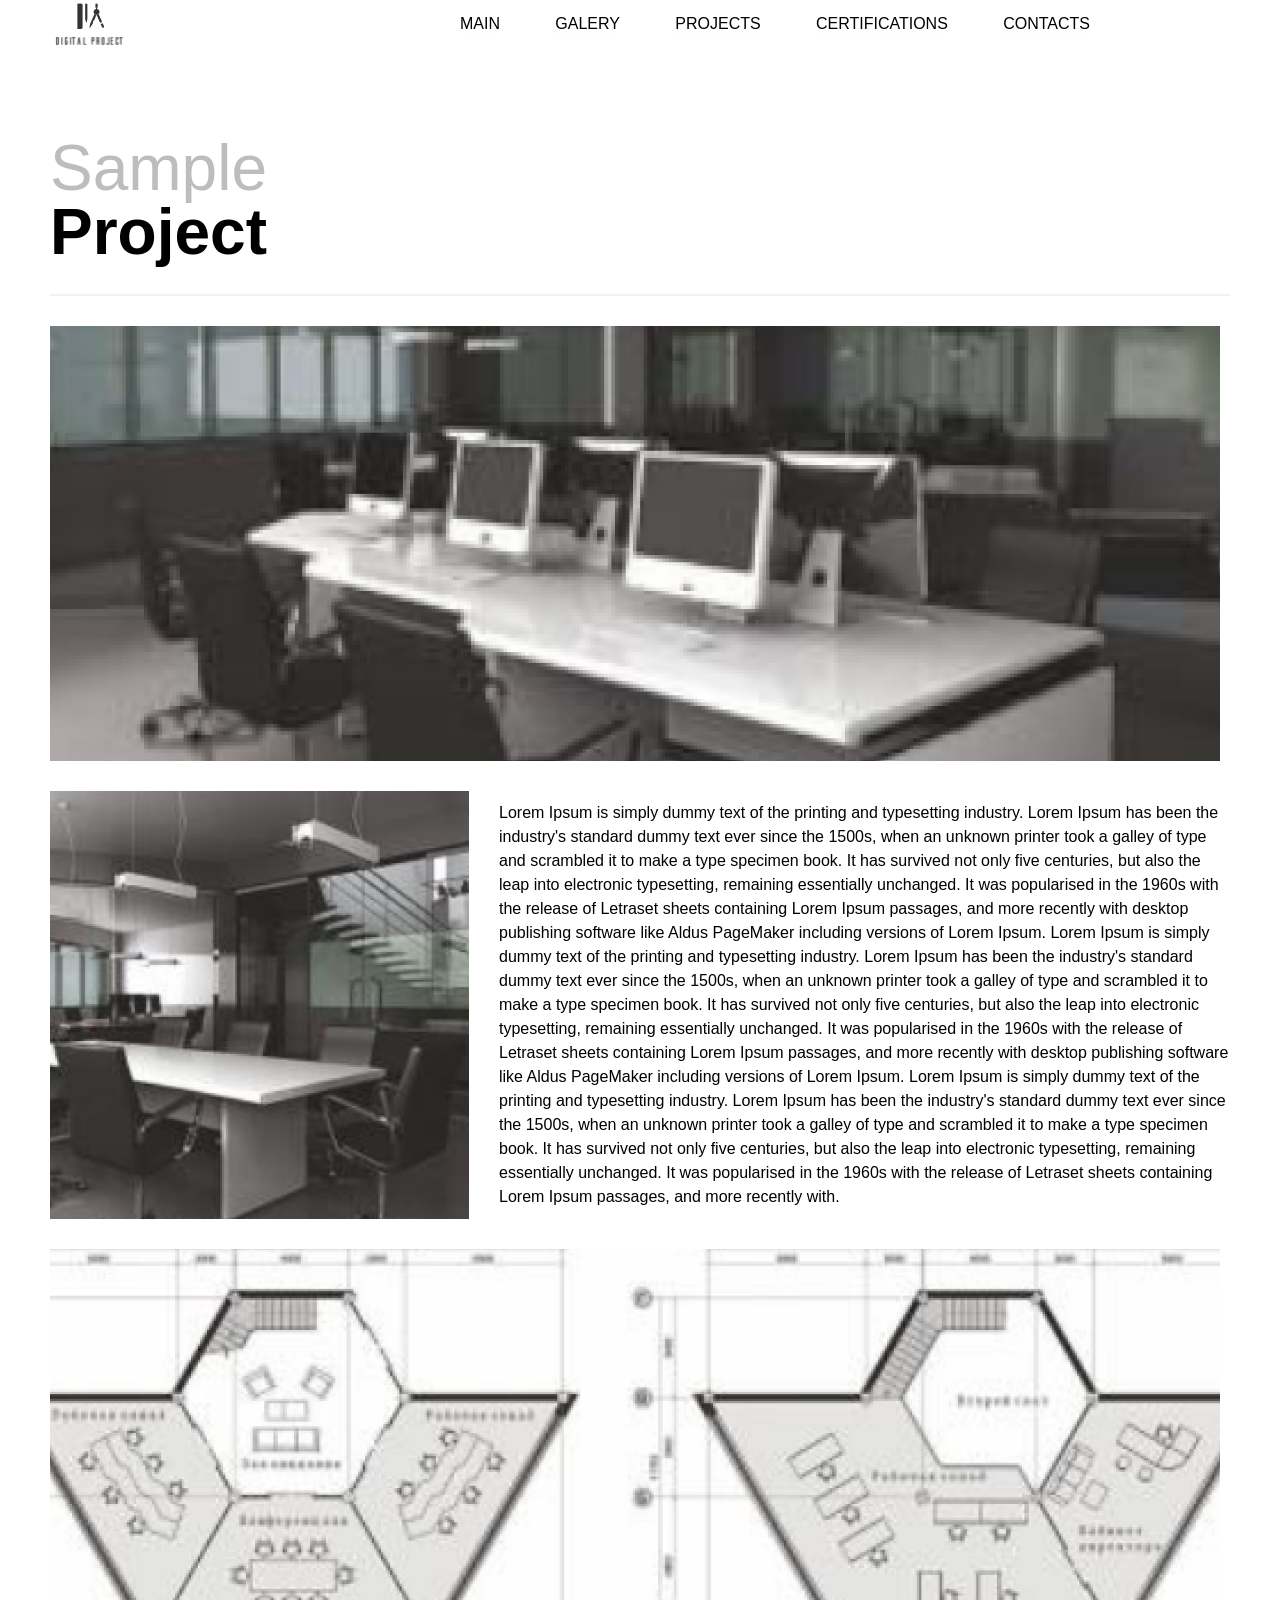
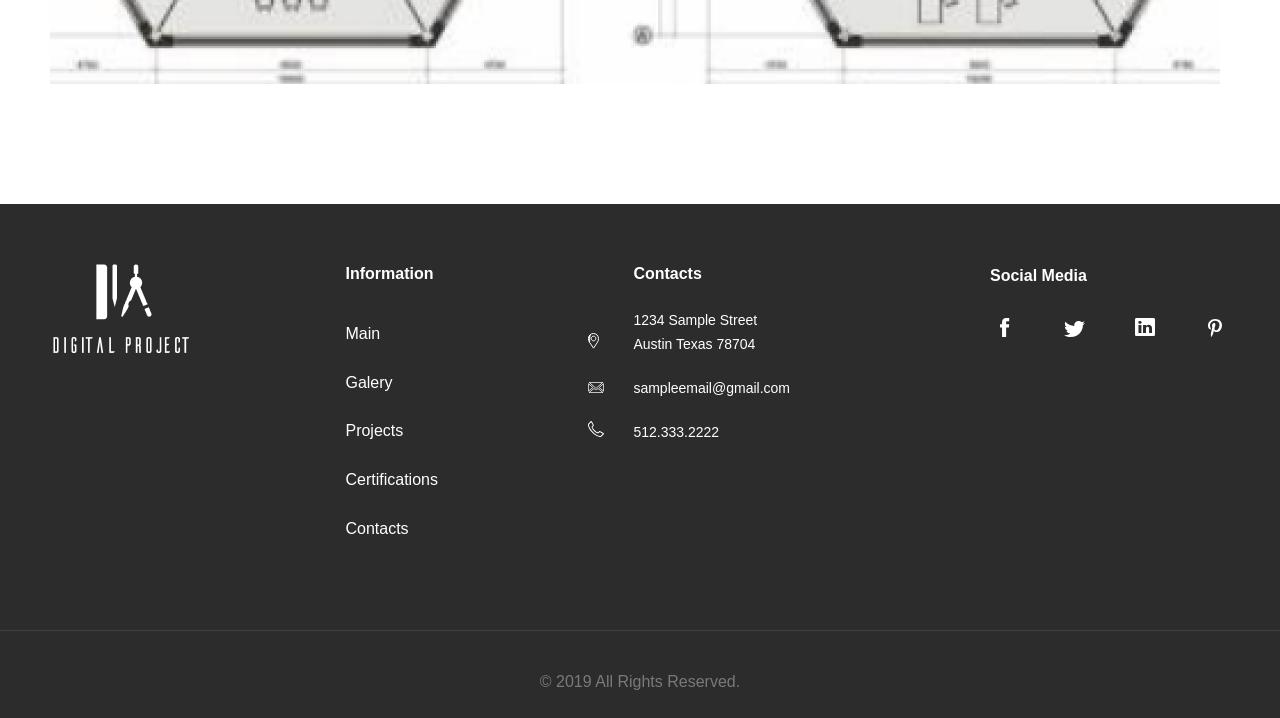
<file: projects/lorum/sample.html>
<!DOCTYPE html>
<html lang="en">

<head>
  <meta charset="UTF-8">
  <meta name="viewport" content="width=device-width, initial-scale=1.0">

  <link rel="preconnect" href="https://fonts.googleapis.com">
  <link rel="preconnect" href="https://fonts.gstatic.com" crossorigin>
  <link
    href="https://fonts.googleapis.com/css2?family=Roboto:ital,wght@0,300;0,400;0,500;0,700;1,300;1,400;1,500;1,700&display=swap"
    rel="stylesheet">

  <link rel="stylesheet" href="css/style.css">
  <title>Sample</title>
</head>

<body>
  <div class="wrapper">
    <header class="header">
      <div class="conteiner">
        <div class="header-inner">

          <a class="logo" href="#">
            <img class="logo__img" src="img/logo-black.svg" alt="" width="70px" height="43px">
          </a>

          <nav class="menu menu-list--closed">
            <ul class="menu-list">
              <li class="munu-item">
                <a class="menu-link" href="index-l.html">Main</a>
              </li>
              <li class="munu-item">
                <a class="menu-link" href="gallery.html">Galery</a>
              </li>
              <li class="munu-item">
                <a class="menu-link" href="projects.html">Projects</a>
              </li>
              <li class="munu-item">
                <a class="menu-link" href="certifications.html">Certifications</a>
              </li>
              <li class="munu-item">
                <a class="menu-link" href="contacts.html">Contacts</a>
              </li>
            </ul>
          </nav>

          <div class="menu-btn" id="menu-btn">
            <div class="line-one no-animation"></div>
            <div class="line-two no-animation"></div>
            <div class="line-three no-animation"></div>
          </div>
        </div>
      </div>
    </header>

    <main>
      <div class="conteiner">
        <h2 class="page-title page-title--subpage">Sample<span class="page-title--bold">Project</span></h2>
        <hr class="page-hr">

        <img class="top-img" src="img/sample-1.jpg" alt="">

        <div class="text-block">
          <img class="text-block__img" src="img/sample-2.jpg" alt="">
          
          <p class="text-block__text">Lorem Ipsum is simply dummy text of the printing and typesetting industry. Lorem
            Ipsum has been the industry's standard dummy text ever since the 1500s, when an unknown printer took a
            galley of type and scrambled it to make a type specimen book. It has survived not only five centuries, but
            also the leap into electronic typesetting, remaining essentially unchanged. It was popularised in the 1960s
            with the release of Letraset sheets containing Lorem Ipsum passages, and more recently with desktop
            publishing software like Aldus PageMaker including versions of Lorem Ipsum. Lorem Ipsum is simply dummy text
            of the printing and typesetting industry. Lorem Ipsum has been the industry's standard dummy text ever since
            the 1500s, when an unknown printer took a galley of type and scrambled it to make a type specimen book. It
            has survived not only five centuries, but also the leap into electronic typesetting, remaining essentially
            unchanged. It was popularised in the 1960s with the release of Letraset sheets containing Lorem Ipsum
            passages, and more recently with desktop publishing software like Aldus PageMaker including versions of
            Lorem Ipsum. Lorem Ipsum is simply dummy text of the printing and typesetting industry. Lorem Ipsum has been
            the industry's standard dummy text ever since the 1500s, when an unknown printer took a galley of type and
            scrambled it to make a type specimen book. It has survived not only five centuries, but also the leap into
            electronic typesetting, remaining essentially unchanged. It was popularised in the 1960s with the release of
            Letraset sheets containing Lorem Ipsum passages, and more recently with.
          </p>
        </div>

        <img class="bottom__img" src="img/sample-3.jpg" alt="">
      </div>
    </main>

    <footer>
      <div class="conteiner">
        <a class="logo" href="#">
          <img class="logo__img" src="img/footer-logo.svg" alt="" width="145px" height="94px">
        </a>

        <nav class="footer-menu">
          <h3>Information</h3>

          <ul class="footer-menu-list">
            <li class="footer-menu-item"><a href="#">Main</a></li>
            <li class="footer-menu-item"><a href="#">Galery</a></li>
            <li class="footer-menu-item"><a href="#">Projects</a></li>
            <li class="footer-menu-item"><a href="#">Certifications</a></li>
            <li class="footer-menu-item"><a href="#">Contacts</a></li>
          </ul>
        </nav>

        <address>
          <div class="contacts">
            <h3>Contacts</h3>

            <dl>
              <dt class="contacts-item"><span class="visually-hidden">Adress</span>
                <svg width="11" height="16" viewBox="0 0 11 16" fill="none" xmlns="http://www.w3.org/2000/svg">
                  <path
                    d="M1.50814 9.2492L1.51345 9.25698L5.5 15.1116L9.48655 9.25698L9.49186 9.2492L9.49745 9.24161C10.2363 8.23991 10.5723 6.879 10.4871 5.5225C10.4019 4.16584 9.89922 2.86989 9.03258 1.98859C7.08079 0.00382429 3.91955 0.00377946 1.96742 1.98859L1.50814 9.2492ZM1.50814 9.2492L1.50255 9.24161M1.50814 9.2492L1.50255 9.24161M1.50255 9.24161C0.763724 8.23991 0.42775 6.879 0.51291 5.5225M0.51291 5.5225C0.598079 4.16585 1.10077 2.86991 1.9674 1.98862L0.51291 5.5225ZM3.23807 5.53836C3.23807 6.82627 4.26679 7.88453 5.55356 7.88453C6.84032 7.88453 7.86905 6.82627 7.86905 5.53836C7.86905 4.25045 6.84032 3.19219 5.55356 3.19219C4.26679 3.19219 3.23807 4.25045 3.23807 5.53836Z"
                    stroke="white" />
                </svg>
              </dt>
              <dd>
                <p>1234 Sample Street<br>Austin Texas 78704</p>
              </dd>

              <dt class="contacts-item"><span class="visually-hidden">email</span>
                <svg width="16" height="11" viewBox="0 0 16 11" fill="none" xmlns="http://www.w3.org/2000/svg">
                  <path
                    d="M8.13945 6.16166L8.13943 6.16163L8.13512 6.16456C8.10734 6.18343 8.06695 6.19696 8.0235 6.19696H8.02008C7.95651 6.19696 7.91576 6.17544 7.90255 6.1642L7.90186 6.16361L1.09985 0.4H14.9358L8.4497 5.90252L8.44932 5.90285L8.16437 6.1452L8.16348 6.1458L8.13945 6.16166ZM10.0346 6.48934L15.0112 10.6H0.983875L5.97125 6.45877L6.96401 7.30051L6.9651 7.30143C7.25806 7.54803 7.63451 7.67805 8.02235 7.67805C8.4099 7.67805 8.78655 7.54692 9.07963 7.29972L9.08053 7.29895L10.0346 6.48934ZM4.82991 5.4915L0.4 9.17041V1.73773L4.82991 5.4915ZM15.6 1.76878V9.17559L11.1765 5.52124L15.6 1.76878Z"
                    stroke="white" stroke-width="0.8" />
                </svg>
              </dt>
              <dd><a href="mailto:sampleemail@gmail.com">sampleemail@gmail.com</a></dd>

              <dt class="contacts-item"><span class="visually-hidden">Telephone</span>
                <svg width="17" height="16" viewBox="0 0 17 16" fill="none" xmlns="http://www.w3.org/2000/svg">
                  <mask id="path-1-inside-1_1_133" fill="white">
                    <path
                      d="M16.0028 12.6271C16.0367 12.887 15.9575 13.113 15.7655 13.305L13.5113 15.5422C13.4096 15.6552 13.2768 15.7514 13.113 15.8304C12.9492 15.9095 12.7882 15.9604 12.63 15.9829C12.6187 15.9829 12.5848 15.9858 12.5282 15.9915C12.4718 15.9971 12.3984 16 12.308 16C12.0932 16 11.7457 15.9633 11.2655 15.8898C10.7853 15.8163 10.1978 15.6355 9.5029 15.3474C8.80787 15.0593 8.01976 14.627 7.13844 14.0508C6.25711 13.4746 5.31923 12.6836 4.32488 11.6779C3.53392 10.8983 2.87856 10.1525 2.35878 9.44068C1.83901 8.72879 1.42093 8.0706 1.10455 7.46608C0.788135 6.86156 0.550847 6.31354 0.392655 5.82202C0.234463 5.33049 0.127118 4.90677 0.0706214 4.55083C0.0141243 4.1949 -0.00847457 3.91524 0.00282486 3.71185C0.0141243 3.50847 0.019774 3.39547 0.019774 3.37287C0.0423728 3.21468 0.0932202 3.05366 0.172316 2.88982C0.251412 2.72598 0.347457 2.59321 0.460451 2.49152L2.71469 0.237287C2.87288 0.0790958 3.05367 0 3.25706 0C3.40395 0 3.53389 0.0423728 3.64689 0.127118C3.75988 0.211864 3.85593 0.316383 3.93502 0.440677L5.74858 3.88135C5.85028 4.06214 5.87852 4.25988 5.83333 4.47456C5.78813 4.68925 5.69208 4.87004 5.54519 5.01694L4.71468 5.84744C4.69208 5.87004 4.67231 5.90676 4.65536 5.95761C4.63841 6.00846 4.62994 6.05083 4.62994 6.08473C4.67514 6.32202 4.77683 6.5932 4.93502 6.89829C5.07062 7.16947 5.27965 7.49998 5.56214 7.88981C5.84463 8.27964 6.24575 8.72876 6.76553 9.23724C7.274 9.75706 7.72598 10.161 8.12146 10.4492C8.51686 10.7372 8.84748 10.9491 9.11301 11.0847C9.37855 11.2203 9.58194 11.3022 9.72315 11.3304L9.93496 11.3728C9.95756 11.3728 9.99437 11.3643 10.0452 11.3474C10.096 11.3304 10.1327 11.3106 10.1554 11.288L11.1214 10.305C11.3249 10.1242 11.5621 10.0338 11.8333 10.0338C12.0255 10.0338 12.1779 10.0677 12.2909 10.1355H12.3078L15.579 12.0677C15.8164 12.2147 15.9576 12.4011 16.0028 12.6271Z" />
                  </mask>
                  <path
                    d="M16.0028 12.6271L16.9944 12.4977L16.99 12.4641L16.9834 12.4309L16.0028 12.6271ZM15.7655 13.305L16.4699 14.0148L16.4727 14.0121L15.7655 13.305ZM13.5113 15.5422L12.8069 14.8325L12.7869 14.8523L12.768 14.8733L13.5113 15.5422ZM13.113 15.8304L12.6786 14.9297L12.6781 14.9299L13.113 15.8304ZM12.63 15.9829V16.9829H12.701L12.7713 16.9729L12.63 15.9829ZM12.5282 15.9915L12.6274 16.9866L12.6277 16.9865L12.5282 15.9915ZM9.5029 15.3474L9.88587 14.4237L9.88586 14.4237L9.5029 15.3474ZM7.13844 14.0508L7.68566 13.2138L7.68564 13.2138L7.13844 14.0508ZM4.32488 11.6779L5.03604 10.9748L5.02688 10.9658L4.32488 11.6779ZM2.35878 9.44068L1.55115 10.0304L1.55117 10.0304L2.35878 9.44068ZM1.10455 7.46608L1.99054 7.00238L1.99052 7.00235L1.10455 7.46608ZM0.019774 3.37287L-0.970176 3.23145L-0.980226 3.3018V3.37287H0.019774ZM0.460451 2.49152L1.12942 3.23481L1.14896 3.21722L1.16756 3.19863L0.460451 2.49152ZM2.71469 0.237287L3.42179 0.944395V0.944395L2.71469 0.237287ZM3.93502 0.440677L4.81966 -0.025609L4.80061 -0.0617409L4.77868 -0.0961993L3.93502 0.440677ZM5.74858 3.88135L4.86395 4.34763L4.87031 4.35971L4.87701 4.37161L5.74858 3.88135ZM5.54519 5.01694L4.83808 4.30983L4.83808 4.30983L5.54519 5.01694ZM4.71468 5.84744L5.42179 6.55455L5.42179 6.55455L4.71468 5.84744ZM4.62994 6.08473H3.62994V6.17912L3.6476 6.27184L4.62994 6.08473ZM4.93502 6.89829L5.82945 6.45107L5.82616 6.4445L5.82278 6.43797L4.93502 6.89829ZM6.76553 9.23724L7.4804 8.53798L7.4727 8.5301L7.46482 8.5224L6.76553 9.23724ZM8.12146 10.4492L7.53253 11.2573L7.53267 11.2574L8.12146 10.4492ZM9.72315 11.3304L9.91944 10.3498L9.91875 10.3497L9.72315 11.3304ZM9.93496 11.3728L9.73867 12.3533L9.83585 12.3728H9.93496V11.3728ZM10.0452 11.3474L10.3612 12.2961L10.3618 12.2959L10.0452 11.3474ZM10.1554 11.288L10.8625 11.9952L10.8686 11.9889L10.1554 11.288ZM11.1214 10.305L10.4573 9.55733L10.432 9.57986L10.4082 9.60405L11.1214 10.305ZM12.2909 10.1355L11.7763 10.9929L12.0138 11.1355H12.2909V10.1355ZM12.3078 10.1355L12.8164 9.2745L12.5811 9.13551H12.3078V10.1355ZM15.579 12.0677L16.1055 11.2175L16.0966 11.212L16.0876 11.2067L15.579 12.0677ZM15.0112 12.7565C15.0099 12.7464 15.0083 12.709 15.0251 12.6611C15.0414 12.6144 15.0626 12.5938 15.0583 12.598L16.4727 14.0121C16.8746 13.61 17.0702 13.0786 16.9944 12.4977L15.0112 12.7565ZM15.0611 12.5953L12.8069 14.8325L14.2157 16.252L16.4699 14.0148L15.0611 12.5953ZM12.768 14.8733C12.7678 14.8735 12.7627 14.8792 12.7492 14.8889C12.7355 14.8989 12.713 14.9131 12.6786 14.9297L13.5474 16.7311C13.8062 16.6063 14.051 16.4375 14.2546 16.2112L12.768 14.8733ZM12.6781 14.9299C12.5943 14.9704 12.532 14.9868 12.4887 14.993L12.7713 16.9729C13.0444 16.9339 13.304 16.8486 13.5479 16.7309L12.6781 14.9299ZM12.63 14.9829C12.5554 14.9829 12.4569 14.9936 12.4288 14.9964L12.6277 16.9865C12.6405 16.9852 12.6513 16.9842 12.6603 16.9833C12.6695 16.9825 12.6759 16.9819 12.6802 16.9815C12.6823 16.9814 12.6834 16.9813 12.6838 16.9812C12.6842 16.9812 12.6832 16.9813 12.681 16.9814C12.679 16.9816 12.6742 16.9819 12.6674 16.9822C12.6639 16.9823 12.6591 16.9825 12.6533 16.9826C12.6477 16.9828 12.6397 16.9829 12.63 16.9829V14.9829ZM12.4291 14.9964C12.4185 14.9975 12.3814 15 12.308 15V17C12.4153 17 12.5251 16.9967 12.6274 16.9866L12.4291 14.9964ZM12.308 15C12.1756 15 11.8933 14.9742 11.4168 14.9013L11.1143 16.8783C11.5982 16.9523 12.0109 17 12.308 17V15ZM11.4168 14.9013C11.047 14.8447 10.5422 14.6958 9.88587 14.4237L9.11992 16.2712C9.85327 16.5752 10.5236 16.7879 11.1143 16.8783L11.4168 14.9013ZM9.88586 14.4237C9.26584 14.1666 8.53398 13.7685 7.68566 13.2138L6.59121 14.8878C7.50555 15.4856 8.34991 15.952 9.11993 16.2712L9.88586 14.4237ZM7.68564 13.2138C6.87975 12.6869 5.99637 11.9462 5.03598 10.9748L3.61378 12.381C4.64209 13.421 5.63447 14.2623 6.59123 14.8878L7.68564 13.2138ZM5.02688 10.9658C4.26498 10.2147 3.64739 9.5097 3.1664 8.85097L1.55117 10.0304C2.10972 10.7953 2.80287 11.5818 3.62288 12.3901L5.02688 10.9658ZM3.16642 8.851C2.6679 8.16822 2.27846 7.55251 1.99054 7.00238L0.218553 7.92978C0.563401 8.58869 1.01012 9.28936 1.55115 10.0304L3.16642 8.851ZM1.99052 7.00235C1.69268 6.4333 1.48079 5.9389 1.34457 5.51565L-0.55926 6.12838C-0.379092 6.68819 -0.116406 7.28983 0.21857 7.92981L1.99052 7.00235ZM1.34457 5.51565C1.19599 5.05399 1.10408 4.68278 1.05826 4.39407L-0.917014 4.7076C-0.849848 5.13075 -0.72706 5.607 -0.55926 6.12838L1.34457 5.51565ZM1.05826 4.39407C1.00579 4.06355 0.995827 3.86558 1.00129 3.76732L-0.995636 3.65638C-1.01278 3.96491 -0.977545 4.32626 -0.917014 4.7076L1.05826 4.39407ZM1.00129 3.76732C1.01131 3.58687 1.01977 3.43174 1.01977 3.37287H-0.980226C-0.980226 3.35422 -0.979567 3.34471 -0.980418 3.36514C-0.980959 3.37811 -0.981864 3.39759 -0.983216 3.42463C-0.985903 3.47838 -0.990021 3.55533 -0.995636 3.65638L1.00129 3.76732ZM1.00972 3.51429C1.01593 3.47088 1.03239 3.40842 1.07287 3.32457L-0.728235 2.45507C-0.845947 2.6989 -0.931179 2.95848 -0.970176 3.23145L1.00972 3.51429ZM1.07287 3.32457C1.08958 3.28995 1.10391 3.26729 1.1139 3.25349C1.12371 3.23992 1.12932 3.2349 1.12942 3.23481L-0.208513 1.74822C-0.434986 1.95205 -0.60357 2.19684 -0.728235 2.45507L1.07287 3.32457ZM1.16756 3.19863L3.42179 0.944395L2.00758 -0.46982L-0.246655 1.78441L1.16756 3.19863ZM3.42179 0.944395C3.42442 0.941771 3.40782 0.958821 3.36974 0.975479C3.32983 0.99294 3.28899 1 3.25706 1V-1C2.76068 -1 2.33272 -0.794955 2.00758 -0.46982L3.42179 0.944395ZM3.25706 1C3.23308 1 3.19701 0.996318 3.15466 0.98251C3.1119 0.968564 3.07517 0.948327 3.04689 0.927119L4.24689 -0.672882C3.95352 -0.892907 3.61104 -1 3.25706 -1V1ZM3.04689 0.927119C3.05935 0.936463 3.07414 0.950493 3.09136 0.977553L4.77868 -0.0961993C4.63771 -0.317726 4.46042 -0.512735 4.24689 -0.672882L3.04689 0.927119ZM3.05039 0.906963L4.86395 4.34763L6.63321 3.41506L4.81966 -0.025609L3.05039 0.906963ZM4.87701 4.37161C4.86951 4.35828 4.86015 4.3351 4.85609 4.30666C4.85215 4.27912 4.85568 4.26425 4.85478 4.26855L6.81188 4.68057C6.90391 4.24342 6.84805 3.79622 6.62016 3.39108L4.87701 4.37161ZM4.85478 4.26855C4.85011 4.2907 4.84527 4.30014 4.84428 4.30202C4.84349 4.3035 4.84243 4.30548 4.83808 4.30983L6.2523 5.72404C6.54423 5.43211 6.72907 5.07389 6.81188 4.68057L4.85478 4.26855ZM4.83808 4.30983L4.00758 5.14033L5.42179 6.55455L6.2523 5.72404L4.83808 4.30983ZM4.00758 5.14033C3.82477 5.32314 3.74364 5.53049 3.70668 5.64138L5.60404 6.27384C5.5992 6.28838 5.58712 6.32194 5.56337 6.36604C5.54035 6.4088 5.49659 6.47975 5.42179 6.55455L4.00758 5.14033ZM3.70668 5.64138C3.67309 5.74214 3.62994 5.89958 3.62994 6.08473H5.62994C5.62994 6.14869 5.62222 6.19692 5.61687 6.22364C5.61132 6.2514 5.60571 6.26884 5.60404 6.27384L3.70668 5.64138ZM3.6476 6.27184C3.71679 6.63509 3.86166 7.00065 4.04727 7.3586L5.82278 6.43797C5.692 6.18575 5.63348 6.00895 5.61228 5.89762L3.6476 6.27184ZM4.0406 7.3455C4.21043 7.68516 4.45418 8.06506 4.75239 8.47659L6.37189 7.30303C6.10513 6.9349 5.9308 6.65378 5.82945 6.45107L4.0406 7.3455ZM4.75239 8.47659C5.08019 8.92895 5.52429 9.42191 6.06623 9.95207L7.46482 8.5224C6.96722 8.03562 6.60906 7.63033 6.37189 7.30303L4.75239 8.47659ZM6.05066 9.93649C6.58131 10.479 7.07624 10.9248 7.53253 11.2573L8.71039 9.64097C8.37572 9.39709 7.96669 9.03513 7.4804 8.53798L6.05066 9.93649ZM7.53267 11.2574C7.94725 11.5594 8.32587 11.8056 8.65823 11.9753L9.56779 10.1941C9.36908 10.0926 9.08646 9.91491 8.71025 9.64087L7.53267 11.2574ZM8.65823 11.9753C8.9376 12.118 9.24358 12.2544 9.52755 12.3111L9.91875 10.3497C9.93174 10.3523 9.90891 10.3487 9.83824 10.3202C9.77197 10.2935 9.68278 10.2528 9.56779 10.1941L8.65823 11.9753ZM9.52686 12.3109L9.73867 12.3533L10.1313 10.3923L9.91944 10.3498L9.52686 12.3109ZM9.93496 12.3728C10.136 12.3728 10.3103 12.3131 10.3612 12.2961L9.72908 10.3986C9.72232 10.4009 9.73241 10.3972 9.75461 10.392C9.76628 10.3893 9.7864 10.3851 9.813 10.3813C9.83825 10.3777 9.88077 10.3728 9.93496 10.3728V12.3728ZM10.3618 12.2959C10.472 12.2591 10.6795 12.1781 10.8625 11.9951L9.44825 10.5809C9.5231 10.5061 9.5941 10.4623 9.63681 10.4393C9.68083 10.4156 9.71424 10.4036 9.72847 10.3988L10.3618 12.2959ZM10.8686 11.9889L11.8347 11.0059L10.4082 9.60405L9.44212 10.5871L10.8686 11.9889ZM11.7855 11.0526C11.7951 11.0441 11.8015 11.0399 11.8044 11.0381C11.8059 11.0371 11.8069 11.0366 11.8073 11.0364C11.8078 11.0362 11.808 11.0361 11.808 11.0361C11.808 11.0361 11.8081 11.036 11.8085 11.0359C11.8089 11.0358 11.8098 11.0356 11.8113 11.0353C11.8143 11.0348 11.8213 11.0338 11.8333 11.0338V9.03382C11.3161 9.03382 10.8429 9.21479 10.4573 9.55733L11.7855 11.0526ZM11.8333 11.0338C11.8724 11.0338 11.8839 11.0374 11.8749 11.0354C11.8651 11.0332 11.8273 11.0235 11.7763 10.9929L12.8056 9.27811C12.4816 9.08365 12.1287 9.03382 11.8333 9.03382V11.0338ZM12.2909 11.1355H12.3078V9.13551H12.2909V11.1355ZM11.7993 10.9965L15.0704 12.9287L16.0876 11.2067L12.8164 9.2745L11.7993 10.9965ZM15.0525 12.9179C15.0864 12.9389 15.0824 12.9435 15.0659 12.9217C15.0576 12.9108 15.0482 12.8957 15.0397 12.877C15.0312 12.8582 15.0255 12.8397 15.0222 12.8233L16.9834 12.4309C16.8726 11.8772 16.5245 11.477 16.1055 11.2175L15.0525 12.9179Z"
                    fill="white" mask="url(#path-1-inside-1_1_133)" />
                </svg>
              </dt>
              <dd><a href="tel:512.333.2222">512.333.2222</a></dd>
            </dl>
          </div>

          <div class="social">
            <h4>Social Media</h4>

            <ul class="social-list">
              <li class="social-item">
                <a class="social-link" href="#">
                  <span class="visually-hidden">Facebook</span>
                  <svg width="10" height="19" viewBox="0 0 10 19" fill="none" xmlns="http://www.w3.org/2000/svg">
                    <path fill-rule="evenodd" clip-rule="evenodd"
                      d="M6.13698 18.993H2.04598V9.49903H0.000976562V6.22603H2.04598V4.26203C2.04598 1.59303 3.20098 0.00402832 6.47898 0.00402832H9.20898V3.27703H7.50398C6.22598 3.27703 6.14198 3.73503 6.14198 4.58903L6.13698 6.22603H9.22898L8.86698 9.49903H6.13698V18.993Z"
                      fill="white" />
                  </svg>
                </a>
              </li>

              <li class="social-item">
                <a class="social-link" href="#">
                  <span class="visually-hidden">Twitter</span>
                  <svg width="21" height="16" viewBox="0 0 21 16" fill="none" xmlns="http://www.w3.org/2000/svg">
                    <path fill-rule="evenodd" clip-rule="evenodd"
                      d="M21.008 1.89598C20.235 2.21798 19.404 2.43298 18.533 2.53098C19.423 2.03098 20.106 1.23898 20.428 0.296977C19.594 0.758977 18.672 1.09498 17.69 1.27698C16.905 0.490977 15.784 0.000976562 14.545 0.000976562C12.165 0.000976562 10.234 1.80998 10.234 4.03998C10.234 4.35698 10.272 4.66598 10.346 4.96098C6.764 4.79198 3.588 3.18398 1.462 0.740977C1.091 1.33798 0.879 2.03098 0.879 2.77198C0.879 4.17198 1.64 5.40998 2.796 6.13398C2.09 6.11198 1.426 5.93098 0.844 5.62798C0.844 5.64598 0.844 5.66098 0.844 5.67998C0.844 7.63698 2.329 9.26898 4.301 9.63998C3.94 9.73198 3.558 9.77998 3.166 9.77998C2.888 9.77998 2.618 9.75598 2.355 9.70998C2.903 11.313 4.495 12.482 6.381 12.515C4.906 13.598 3.048 14.243 1.028 14.243C0.68 14.243 0.337 14.224 0 14.187C1.907 15.332 4.173 16.002 6.607 16.002C14.535 16.002 18.87 9.84598 18.87 4.50898C18.87 4.33298 18.865 4.15998 18.857 3.98598C19.699 3.41598 20.43 2.70498 21.008 1.89598Z"
                      fill="white" />
                  </svg>
                </a>
              </li>

              <li class="social-item">
                <a class="social-link" href="#">
                  <span class="visually-hidden">Instagram</span>
                  <svg width="20" height="19" viewBox="0 0 20 19" fill="none" xmlns="http://www.w3.org/2000/svg">
                    <path fill-rule="evenodd" clip-rule="evenodd"
                      d="M18.512 18.013H1.48799C0.671986 18.013 0.0109863 17.434 0.0109863 16.72V1.28199C0.0109863 0.56899 0.671986 -0.0100098 1.48799 -0.0100098H18.512C19.327 -0.0100098 19.988 0.56899 19.988 1.28199V16.72C19.988 17.434 19.327 18.013 18.512 18.013ZM3.47299 15.044H6.41499V6.90699H3.47299V15.044ZM4.96399 2.98499C3.95699 2.98499 3.29999 3.59199 3.29999 4.39099C3.29999 5.17099 3.93799 5.79699 4.92499 5.79699H4.94399C5.96999 5.79699 6.60799 5.17099 6.60799 4.39099C6.58999 3.59199 5.96999 2.98499 4.96399 2.98499ZM17.023 10.379C17.023 7.87899 15.571 6.71599 13.636 6.71599C12.074 6.71599 11.376 7.50499 10.985 8.05999V6.90699H8.04299C8.08199 7.67099 8.04299 15.044 8.04299 15.044H10.985V10.5C10.985 10.258 11.004 10.014 11.082 9.84099C11.294 9.35499 11.779 8.85199 12.591 8.85199C13.656 8.85199 14.081 9.59799 14.081 10.692V15.044H17.023V10.379ZM10.965 8.08699C10.971 8.07799 10.979 8.06899 10.985 8.05999V8.08699H10.965Z"
                      fill="white" />
                  </svg>
                </a>
              </li>

              <li class="social-item">
                <a class="social-link" href="#">
                  <span class="visually-hidden">Pinterest</span>
                  <svg width="14" height="18" viewBox="0 0 14 18" fill="none" xmlns="http://www.w3.org/2000/svg">
                    <path fill-rule="evenodd" clip-rule="evenodd"
                      d="M7.42398 0C2.48898 0 0.000976562 3.522 0.000976562 6.46C0.000976562 8.238 0.676977 9.82 2.12798 10.41C2.36598 10.507 2.57898 10.413 2.64798 10.151C2.69598 9.97 2.80998 9.512 2.85998 9.321C2.92998 9.062 2.90298 8.971 2.71098 8.745C2.29198 8.254 2.02498 7.618 2.02498 6.717C2.02498 4.104 3.98898 1.765 7.13898 1.765C9.92798 1.765 11.46 3.462 11.46 5.727C11.46 8.709 10.135 11.225 8.16698 11.225C7.08098 11.225 6.26798 10.33 6.52798 9.233C6.84098 7.924 7.44498 6.51 7.44498 5.564C7.44498 4.718 6.98898 4.012 6.04398 4.012C4.93398 4.012 4.04198 5.156 4.04198 6.688C4.04198 7.665 4.37298 8.325 4.37298 8.325C4.37298 8.325 3.23598 13.119 3.03698 13.959C2.63998 15.631 2.97798 17.681 3.00598 17.889C3.02298 18.011 3.18098 18.04 3.25298 17.948C3.35498 17.814 4.67798 16.189 5.12798 14.564C5.25498 14.104 5.85798 11.722 5.85798 11.722C6.21898 12.407 7.27398 13.011 8.39498 13.011C11.734 13.011 13.999 9.98 13.999 5.924C13.999 2.857 11.39 0 7.42398 0Z"
                      fill="white" />
                  </svg>
                </a>
              </li>
            </ul>
          </div>
        </address>
      </div>

      <hr>
      <p class="copyright">© 2019 All Rights Reserved.</p>
    </footer>
  </div>

  <script src="js/main.js"></script>
</body>

</html>
</file>
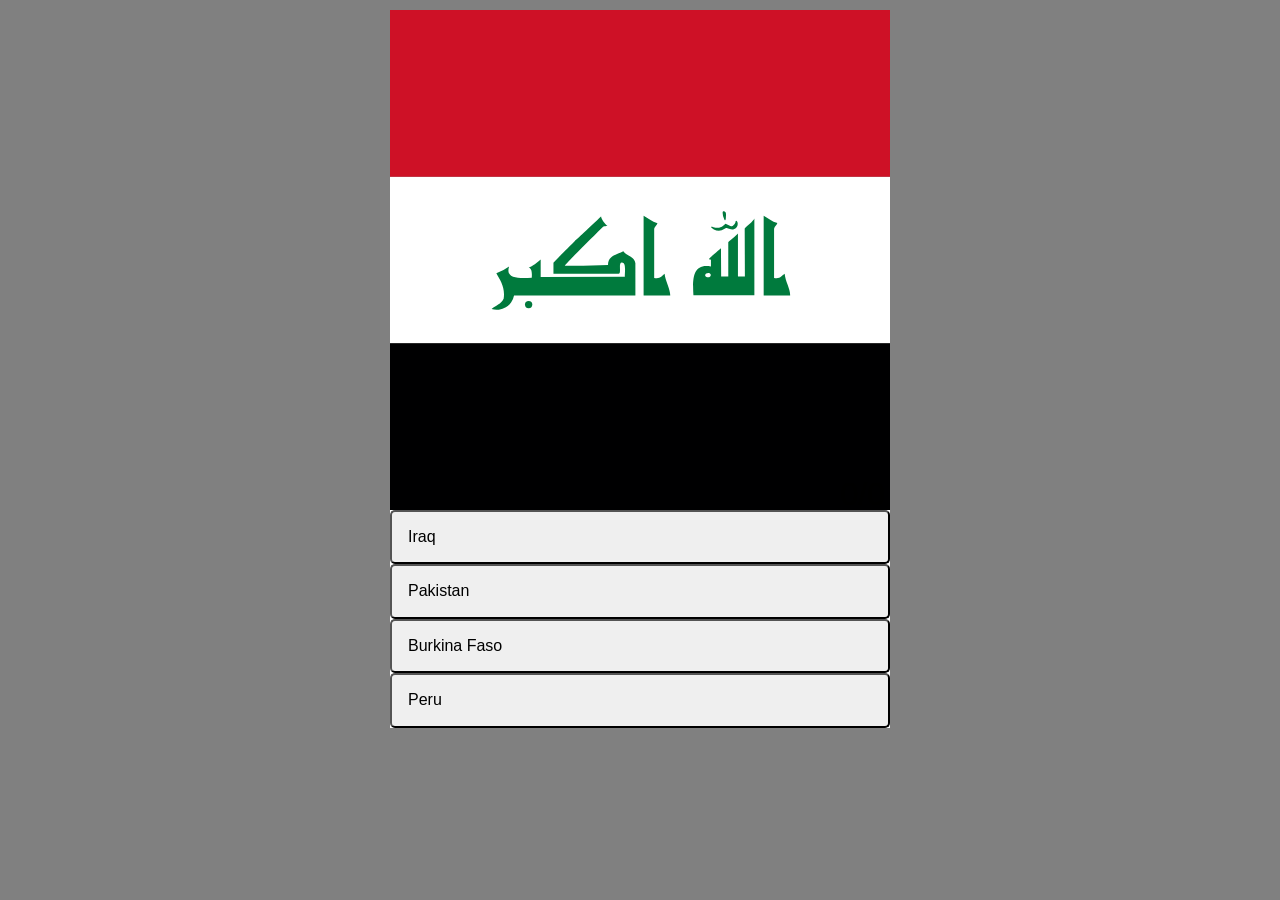
<file: projects/gamearhive/games/flags/flags.html>
<!DOCTYPE html>
<html lang="en">

<head>
  <meta charset="UTF-8">
  <meta name="viewport" content="width=device-width, initial-scale=1.0">

  <link rel="icon" href="img/flag.png">
  <link rel="stylesheet" href="css/normolize.css">
  <link rel="stylesheet" href="css/style.css">
  <title>Flags</title>
</head>

<body>
  <div class="wrapper">
    <main class="main">
      <div class="img-container"></div>
      
      <div class="buttons">
        <span class="score">0/0</span>
        <button class="button" id="btn-1"></button>
        <button class="button" id="btn-2"></button>
        <button class="button" id="btn-3"></button>
        <button class="button" id="btn-4"></button>
      </div>
    </main>
  </div>
  

  <script type="module" src="js/main.js" defer></script>
</body>

</html>
</file>
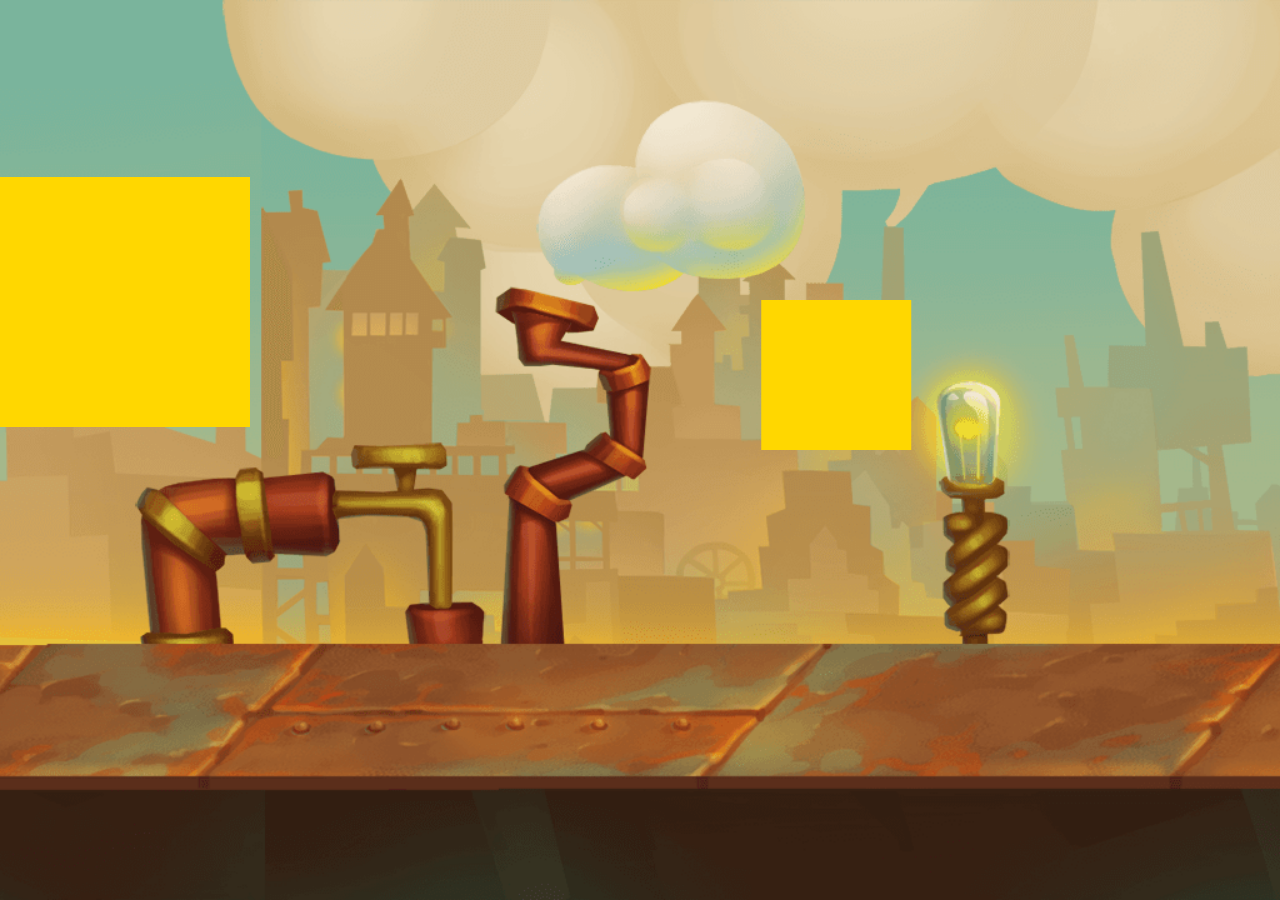
<file: projects/gamearhive/games/game1/test.html>
<!DOCTYPE html>
<html lang="en">

<head>
  <meta charset="UTF-8">
  <meta name="viewport" content="width=device-width, initial-scale=1.0">


  <link rel="stylesheet" href="css/normolize.css">
  <link rel="stylesheet" href="css/style.css">
  <title>Test Game</title>
</head>

<body>
  <canvas id="canvas1"></canvas>
  
  <div class="assets">
    <img id="background" src="img/background_single.png" alt="">
  </div>


  <script src="js/background.js"></script>
  <script src="js/obstacle.js"></script>
  <script src="js/player.js"></script>
  <script src="js/main.js"></script>
</body>

</html>
</file>
<file: css/style.css>
html {
  box-sizing: border-box;
  font-size: 100%;
}

*,
*::after,
*::before {
  box-sizing: inherit;
  margin: 0;
  padding: 0;
}

html,
body {
  height: 100%;
}

body {
  font-family: "Courier Prime", monospace;
  font-size: 1.25rem;
  font-weight: 400;
  font-style: normal;
  color: #000;
  background-color: #EBEBEB;
}

.wrapper {
  min-height: 100%;
  display: flex;
  flex-direction: column;
}

.container {
  max-width: 1220px;
  padding: 0 10px;
  margin: 0 auto;
}

.main {
  flex-grow: 1;
}

h1, h2, h3, h4, h5, h6 {
  margin: 0;
}

ul {
  list-style: none;
}

a {
  text-decoration: none;
  color: inherit;
}

.visually-hidden {
  position: absolute;
  width: 1px;
  height: 1px;
  margin: -1px;
  border: 0;
  padding: 0;

  white-space: nowrap;
  clip-path: inset(100%);
  clip: rect(0 0 0 0);
  overflow: hidden;

  outline: 0;
  outline-offset: 0;
}

/* ------- */


/* Header */

.header {
  padding: 50px 0;
}

.main-title {
  margin-bottom: 30px;
  line-height: 20px;
}

.main-title span {
  font-size: 1.2rem;
}

dl {
  margin-top: 10px;
  max-width: 700px;
  display: grid;
  grid-template-columns: max-content 1fr;
  gap: 5px; 
}

dt {
  font-weight: 700;
}


/* Project */

.project {
  padding: 50px 0;
  display: flex;
  flex-wrap: wrap;
  gap: 30px;
}

.project:not(:last-child) {
  border-bottom: 1px solid #9a9a9a;
}

.previev-img {
  width: 400px;
  height: 255px;
  position: relative;
}

.previev-img video,
.previev-img img {
  width: 100%;
  height: 100%;
  vertical-align: top;
  object-fit: contain;
  border-radius: 4px;
  
  transition: transform 0.3s cubic-bezier(0.25, 1, 0.5, 1), box-shadow 0.3s ease;
  transform-origin: center center;
  position: relative;
  z-index: 1;
}

.previev-img:hover video,
.previev-img:hover img {
  transform: scale(1.7);
  z-index: 100;
  box-shadow: 0 10px 25px rgba(0, 0, 0, 0.4);
}

.project-link {
  margin-bottom: 15px;
  margin-right: 15px;
  margin-top: 15px;
  align-self: flex-end;
}

.project-link__arrow {
  color: blue;
}

.description {
  display: flex;
  flex-direction: column;
  justify-content: space-between;
  flex-grow: 1;
}

.main-inner {
  width: fit-content;
}

.link-wrapper {
  display: flex;
  flex-direction: column;
  align-items: flex-end;
}


/* Footer */

footer p {
  text-align: center;
  padding: 20px 0;
}

.contacts {
  text-align: center;
}

.contacts__mail {
  color: blue;
  border-top: 1px solid black;
  padding: 1rem 0;
  display: inline-block;
}

.project-footer {
    display: flex;
    justify-content: space-between;
    align-items: center;
}


@media(max-width:430px) {
  .previev-img {
    width: 300px;
  }
}

@media(max-width:360px) {
  html {
    font-size: 80%;
  }
}
</file>
<file: projects/numbers/css/style.css>
#wrapper{
/*max-width: 500px;
 margin: auto; */
 margin-left: auto;
    margin-right: auto;
  background-color: #000000;
}

body {
  background-color: #92a8d1;}

P { text-align: center }
#question {
  background-color: yellow;
  width: 17em;
}

.num_buttons {
    display: inline-block;
    padding: 0.3em 1em;
    text-decoration: none;
    color: #67c5ff;
    border: solid 2px #67c5ff;
    border-radius: 3px;
    transition: .4s;
    height: 3em;
    width: 5em;
}

.num_buttons:hover {
    background: #67c5ff;
    color: white;
}
</file>
<file: projects/doghandler/css/style.css>
html {
  box-sizing: border-box;
}

*,
*::after,
*::before {
  box-sizing: inherit;
  margin: 0;
  padding: 0;
}

html,
body {
  height: 100%;
}

body {
  font-family: "Poppins", sans-serif;
  font-size: 18px;
  background-color: #292929;
}

.wrapper {
  min-height: 100%;
  display: flex;
  flex-direction: column;
}

.container {
  max-width: 1220px;
  padding: 0;
  margin: 0 auto;
}

.main {
  flex-grow: 1;
  /* background-color: gray; */
}

h1, h2, h3, h4, h5, h6 {
  margin: 0;
}

ul {
  list-style: none;
}

a {
  text-decoration: none;
  color: inherit;
}

img {
  max-width: 100%;
  height: auto;
}

.visually-hidden {
  position: absolute;
  width: 1px;
  height: 1px;
  margin: -1px;
  border: 0;
  padding: 0;

  white-space: nowrap;
  clip-path: inset(100%);
  clip: rect(0 0 0 0);
  overflow: hidden;

  outline: 0;
  outline-offset: 0;
}

/* Header */

.header__inner {
  display: flex;
  flex-direction: column;
  align-items: center;
}

.header__logo {
  background-image: url(../img/logo-dog-1.svg);
  background-repeat: no-repeat;
  background-position: center;
  background-size: 90% 90%;
  background-color: #393833;
  

  display: block;
  width: 100%;
  height: 70px;
}

.main-nav {
  background-color: #393833;
  position: relative;
  width: 100%;
  min-height: 50px;
}

.main-nav__toggle {
  position: absolute;
  top: 0;
  right: 0;
  z-index: 2;
  display: block;
  width: 50px;
  height: 50px;
  background-color: brown;
  cursor: pointer;
  border: none;
  transition: all .3s ease;
}
.main-nav__toggle:hover,
.main-nav__toggle:active {
  background-color: #624530;
}

.main-nav--closed .main-nav__toggle::before {
  content: "";
  position: absolute;
  top: 15px;
  left: 10px;
  width: 30px;
  height: 2px;
  background-color: #ffffff;
  box-shadow: 0 8px 0 0 #ffffff, 0 16px 0 0 #ffffff;
  transition: all .3s ease;
}
.main-nav--closed .main-nav__toggle:active::before {
  background-color: rgba(255, 255, 255, 0.3);
  box-shadow: 0 8px 0 0 rgba(255, 255, 255, 0.3), 0 16px 0 0 rgba(255, 255, 255, 0.3);
}
.main-nav--opened .main-nav__toggle::before,
.main-nav--opened .main-nav__toggle::after {
  content: "";
  position: absolute;
  top: 25px;
  left: 10px;
  width: 30px;
  height: 2px;
  background-color: #ffffff;
}
.main-nav--opened .main-nav__toggle::before {
  transform: rotate(45deg);
}
.main-nav--opened .main-nav__toggle::after {
  transform: rotate(-45deg);
}
.main-nav--opened .main-nav__toggle:active::before,
.main-nav--opened .main-nav__toggle:active::after {
  background-color: rgba(255, 255, 255, 0.3);
}

.main-nav__wrapper {
  position: absolute;
  top: 0;
  left: 0;
  right: 0;
  bottom: 0;
  z-index: 1
}

.site-list {
  display: flex;
  flex-direction: column;
}
.site-list a {
  display: block;
  height: 100%;
  padding: 12px 15px;
  font-size: 18px;
  line-height: 24px;
  color: #ffffff;
  text-transform: uppercase;
  text-decoration: none;
  background-color: #393833;
  border-top: 1px solid #886e5b;
  border-bottom: 1px solid #71543f;
}
.site-list a[href]:hover {
  background-color: #f6f5f2;
  border-top-color: #f6f5f2;
  color: #000;
}
.site-list a[href]:active {
  color: rgba(255, 255, 255, 0.3);
  background-color: #f6f5f2;
  border-top-color: #f6f5f2;
  color: #000;
}

.user-list__login {
  position: relative;
  display: block;
  padding: 17px 21px;
  padding-left: 49px;
  line-height: 18px;
  font-weight: 700;
  text-transform: uppercase;
  color: #ffffff;
  text-decoration: none;
  background-color: rgb(133, 76, 35);
  cursor: pointer;
  border: none;
  width: 100%;
  text-align: left;
}
.user-list__login-icon {
  position: absolute;
  top: 17px;
  left: 21px;
  width: 16px;
  height: 16px;
  opacity: 0.3;
}
.user-list__login-icon polygon {
  fill: #ffffff;
}
.user-list__login:hover svg {
  opacity: 1;
}

/* .main-nav--closed .site-list__item + .site-list__item{ */
.main-nav--closed .site-list__item:has(> a[href]){
  display: none;
}
.main-nav--closed .user-list{
  display: none;
}

.main-nav--nojs .main-nav__toggle {
  display: none;
}
.main-nav--nojs .main-nav__wrapper {
  position: initial;
}
.main-nav--nojs .user-list {
  display: initial;
}
.main-nav--nojs .site-list__item + .site-list__item {
  display: initial;
}

/* Stat */

.value {
  font-size: 40px;
  font-weight: 700;
}

.stat__item {
  padding: 20px;
}

.stat__item--first {
  padding: 30px 20px 0 20px;
  background-color: #fff;
}

.stat__item + .stat__item {
  display: flex;
  justify-content: space-between;
  gap: 10px;
}

.stat__item:nth-child(even) {
  background-color: #f6f5f2;
}
.stat__item:nth-child(2n+3){
  background-color: #e2e2e0;
}

.stat__title {
  padding-bottom: 25px;
  text-transform: uppercase;
}

.stat__intro {
  padding-top: 30px;
}

.key {
  text-align: end;
}

.stat__info-wrapper {
  text-align: center;
}

/* Services */

.services {
  background-color: #292929;
  text-align: center;
  position: relative;
  color: #fff;
}

.services__inner {
  padding-bottom: 120px;
}

.services__list {
  padding-bottom: 50px;
}

.services__item {
  padding: 50px 60px 0;
}

.services__title {
  padding: 35px 0 25px;
  text-transform: uppercase;
  color: #fff;
}

.services::after {
  content: "";
  width: 100%;
  height: 75px;
  margin-top: auto;
  position: absolute;
  bottom: 0;
  left: 0;
  background-image: url(../img/divider.svg);
  background-repeat: no-repeat;
  background-size: cover;
  background-position: center;
}

.services__link {
  text-transform: uppercase;
  text-align: center;
  font-weight: 700;
  line-height: 50px;
  border: 1px solid #bebebe;
  display: block;
  width: 80%;
  max-width: 280px;
  height: 50px;
  margin-left: 10px;
  color:#292929;
  background-color: #f6f5f2;
}

.services__link:hover {
  transform: scale(1.1);
}

/* News */

.news {
  background-color: #fff;
  border-bottom: 2px solid #393833;
  padding: 40px 20px 80px;
}

.news__inner {
  position: relative;
}

.news__title {
  text-transform: uppercase;
  text-align: center;
  font-size: 30px;
  line-height: 1;
  font-weight: 700;
}

.news__item {
  display: flex;
  gap: 20px;
  padding: 25px 0;
}
.news__item:first-child {
  border-bottom: 2px solid rgb(194, 100, 33);
}
.news__item:nth-child(3) {
  display: none;
}

.news_date {
  display: flex;
  flex-direction: column;
  padding: 5px 10px;
  color: #fff;
  background-color: #000;
  width: 60px;
  position: relative;
  margin-bottom: 10px;
}
.news_date::after {
  content: "";
  width: 60px;
  height: 10px;
  background-image: url(../img/triangle.svg);
  position: absolute;
  bottom: -10px;
  left: 0;
}

.news__text {
  line-height: 27px;
  padding-top: 10px;
}

.day {
  font-size: 30px;
  font-weight: 700;
}

.month {
  font-size: 16px;
}

.news__link {
  text-transform: uppercase;
  text-align: center;
  font-weight: 700;
  line-height: 50px;
  border: 1px solid #000;
  display: block;
  width: 280px;
  height: 50px;
  background-color: #f6f5f2;
}
.news__link:hover {
  transform: scale(1.1);
}

/* Reviews */

.reviews {
  background-color: #fff;
  padding: 30px 20px;
  padding-bottom: 120px;
  position: relative;
}

.reviews__title {
  font-size: 30px;
  text-transform: uppercase;
  text-align: center;
  font-weight: 700;
  margin-bottom: 37px;
}

.slider__text {
  margin-top: 16px;
}

.reviews__link {
  display: none;
}

.slider__item {
  display: flex;
  gap: 20px;
  align-items: flex-start;
  justify-content: space-around;
}

.slider__img-wrap {
 flex-basis: 20%;
}
.slider__img {
 width: 100%;
 height: 100%;
}

.slider__description {
  flex-basis: 70%;
}

/* .reviews::after {
  content: "";
  width: 100%;
  height: 60px;
  position: absolute;
  bottom: 0;
  background-image: url(../img/triangle2.svg);
  background-repeat: no-repeat;
  background-size: cover;
  background-position: center;
} */

.page__bottom-decor,
.page__top-decor {
  position: absolute;
  width: 100%;
  overflow: hidden;
  line-height: 0;
  /* transform: rotate(180deg); */
}
.page__top-decor {
  top: -60px;
  left: 0;
}
.page__bottom-decor {
  bottom: 0px;
  left: 0;
}
.page__bottom-decor svg,
.page__top-decor svg{
  position: relative;
  display: block;
  width: 100%;
  height: 60px;
}
/* .revievs__bottom-divider .shape-fill {
  fill: #000000;
} */

.slider__item {
  display: none;
}

.swiper-pagination {
  display: flex;
  gap: 20px;
  justify-content: center;
  margin-top: 25px;
  padding: 12px 25px;
}
.swiper-pagination__item {
  width: 10px;
  height: 10px;
  border: 1px solid #000;
  background-color: #fff;
  transform: rotate(45deg);
}
.swiper-pagination__item--active {
  background-color: #000;
}

.swiper-button-next,
.swiper-button-prev {
  background: transparent;
  border: none;
  width: 20px;
  height: 20px;
  position: absolute;
  cursor: pointer;
}
.swiper-button-next {
  background-image: url(../img/right-arrow.svg.png);
  background-repeat: no-repeat;
  background-position: center;
  bottom: 80px;
  right: 0;
}
.swiper-button-prev {
  background-image: url(../img/left-arrow.svg.png);
  background-repeat: no-repeat;
  background-position: center;
  bottom: 80px;
  left: 0;
}
.swiper-button-next:hover,
.swiper-button-prev:hover {
  background-size: 20px;
}

/* Footer */

.footer {
  background-color: #292929;
  color: #fff;
  padding: 40px 20px;
  text-align: center;
}

.footer__inner {
  display: flex;
  flex-direction: column;
  align-items: center;
}

.footer-addres__title {
  margin-bottom: 15px;
}

.social-links {
  display: flex;
  justify-content: center;
  align-items: center;
  gap: 10px;
}

.social-button:hover path {
  fill: #8b8a8a;
}

.footer-social__slogan {
  display: none;
}

.footer-social {
  margin-top: 25px;
}

.footer__contact {
  display: block;
  width: 280px;
  height: 50px;
  border: 1px solid #fff;
  line-height: 50px;
  margin-top: 20px;
}
.footer__contact:hover {
  transform: scale(1.1);
}

/* Modal login */

.modal {
  display: none;
  position: fixed;
  color: #000000;
  background-color: #faf7f4;
}

.modal h2 {
  margin: 0;
  margin-bottom: 20px;
  font-size: 30px;
  line-height: 42px;
}

.modal-description {
  margin: 0;
  margin-bottom: 10px;
}

.modal-login {
  top: 10%;
  left: 50%;
  margin-left: -150px;
  padding: 20px;
  width: 300px;
  -webkit-box-shadow: 0 30px 50px rgba(0, 0, 0, 0.7);
  box-shadow: 0 30px 50px rgba(0, 0, 0, 0.7);
  z-index: 100;
}

.modal-close {
  position: absolute;
  top: 0;
  right: 0px;
  width: 25px;
  height: 25px;
  background-color: #fff;
  border: 0;
  cursor: pointer;
  border: 1px solid black;
}

.modal-close::before,
.modal-close::after {
  content: "";
  position: absolute;
  top: 11px;
  left: 0;
  width: 25px;
  height: 3px;
  background-color: #8b8a8a;
}

.modal-close::before {
  -webkit-transform: rotate(45deg);
  -ms-transform: rotate(45deg);
  transform: rotate(45deg);
}

.modal-close::after {
  -webkit-transform: rotate(-45deg);
  -ms-transform: rotate(-45deg);
  transform: rotate(-45deg);
}

.modal-show {
  display: block;
}

.login-help {
  margin: 10px 0;
}

.restore {
  display: block;
  text-decoration: underline;
}

.login-icon-password {
  margin-top: 6px;
}

.button {
  padding: 0.5em 1em;
}



@media (min-width: 768px) {
  .container {
    padding: 0 5px;
  }
  .modal-close {
    right: -30px;
    border: none;
  }

  .main-nav__wrapper {
    position: initial;
  }
  .user-list__login-text {
    display: none;
  }
  .main-nav--closed .site-list__item:has(> a[href]){
    display: initial;
  }
  .main-nav--closed .user-list{
    display: initial;
  }
  .main-nav__toggle {
    display: none;
  }
  .main-nav__wrapper {
    display: flex;
    justify-content: space-between;
  }
  .site-list {
    flex-direction: row;
  }
  .site-list a {
    background-color: transparent;
    border: none;
  }
  .site-list a[href]:hover {
    background-color: #f6f5f2;
    color: #000;
  }
  .site-list__item--active {
    border-bottom: 2px solid #fff;
  }
  .header {
    height: 700px;
    background-image: url(../img/bg-tablet.jpg);
    background-repeat: no-repeat;
    background-size: cover;
    background-position: center;
  }
  .header__logo {
    /* background-color: transparent;
    height: 120px;
    margin-top: 15px;
    order: 2; */
    display: none;
  }
  .user-list__login {
    background-color: transparent;
    height: 50px;
  }
  .header--contacts {
    height: auto;
    background-color: gray;
    background-image: none;
  }
  .header__logo--contacts {
    height: 60px;
    order: 0;
    min-width: 60px;
    background-color: initial;
  }
 
  /* Stats */

  .stat__list {
    display: grid;
    grid-template-columns: 1fr 1fr;
    grid-template-rows: 185px 1fr 1fr;
    grid-auto-flow: row;

    margin-top: -185px;
    margin-left: 50px;
    margin-right: 50px;
  }

  .stat__item--first {
    grid-column: 1/-1;
    grid-row: 1/2;
    padding-top: 0;
    background-color: rgba(256,256,256,0.5);
  }

  .stat__item + .stat__item {
    flex-direction: column;
    gap: 10px;
    align-items: flex-start;
    justify-content: space-around;
  }

  .stat__info-wrapper {
    display: flex;
    gap: 30px;
    align-items: baseline;
    text-align: left;
  }
  .stat__intro {
    padding-top: 0;
  }

  .stat__item:nth-child(2),
  .stat__item:nth-child(5) {
    background-color: #f6f5f2;
  }
  .stat__item:nth-child(3),
  .stat__item:nth-child(4){
    background-color: #e2e2e0;
  }

  /* Services */

  .services__list {
    margin: 0 50px;
    text-align: left;
  }
  .services__item {
    display: flex;
    gap: 30px;
  }
  .services_img {
    object-fit: contain;
  }
  .services__link {
    margin-left: 60px;
  }
  /* News */
  
  .news__list {
    display: flex;
    gap: 40px;
  }
  .news__item:first-child {
    border-bottom: none;
  }
  .news__link {
    position: absolute;
    top: 0;
    right: 0;
  }
  .news__title {
    text-align: left;
    margin-bottom: 30px;
  }

  /* Reviews */

  .swiper-wrapper {
    position: relative;
    border: 1px solid #393833;
  }
  .slider__item {
    padding: 35px 55px;
  }
  .slider__img {
    aspect-ratio: 1/1;
    border-radius: 50%;
  }
  .swiper-pagination {
    background-color: #fff;
    width: 125px;
    position: absolute;
    bottom: -15px;
    left: calc(50% - 62px);
  }
  .swiper-button-next,
  .swiper-button-prev {
    width: 50px;
    height: 100%;
  }
  .swiper-button-next {
    border-left: 1px solid #393833;
    top: 0;
    right: 0;
  }
  .swiper-button-prev {
    border-right: 1px solid #393833;
    top: 0;
    left: 0;
  }
  .reviews::after {
    display: none;
  }

  /* Footer */

  .footer__inner {
    flex-direction: row;
    justify-content: space-around;
  }
}

@media (min-width: 1200px) {
  /* Header */

  .user-list__login-text {
    display: initial;
  }
  .site-list a {
    padding: 12px 21px;
  }

  /* Stat */

  .stat__list {
    display: grid;
    grid-template-columns: 1fr 1fr 1fr;
    grid-template-rows: 160px 160px;
    grid-auto-flow: column;

    margin-top: -160px;
    margin-left: 50px;
    margin-right: 50px;
  }
  .stat__item--first {
    grid-column: 1/2;
    grid-row: 1/-1;
    background-color: #fff;
  }
  .stat__info-wrapper {
    flex-direction: column;
  }
  .stat__intro {
    padding-top: 10px;
  }

  /* Services */

  .services__list {
    display: flex;
    gap: 80px;
    text-align: center;
  }
  .services__item {
    display: initial;
    padding: 50px 0;
  }

  /* News */

  .news__item:nth-child(3) {
    display: flex;
  }

  /* Reviews */

  .slider__item {
    border: 1px solid #393833;
    margin: 0 100px;
  }
  .swiper-wrapper {
    border: none;
  }
  .swiper-button-next,
  .swiper-button-prev {
    border: 1px solid #393833;
  }
  .revievs__bottom-divider {
    display: none;
  }
}

@media(max-width:767px){
  .site-list__item:has(> a:not([href])) {
    order: -1;
  }
  .modal-login {
    height: auto;
    width: 100%;
    max-width: 300px;
    margin: 0;
    top: 60px;
    left: 0;
    right: 0;
  }
}
</file>
<file: projects/doghandler/css/contacts.css>
.contacts {
  background-color: #fff;
  padding-top: 35px;
}

.header--contacts {
  background-image: none;
  height: auto;
  background-color: #393833;
}
.header__logo--contacts {
  height: 60px;
  order: 0;
  width: 70px;
  background-color: initial;
}
.header__inner--contacts {
  flex-direction: row;
}

.contacts__inner {
  padding: 20px;
}

.contacts__title {
  padding-left: 20px;
}

.contacts__item-title {
  text-transform: uppercase;
  font-size: 20px;
  font-weight: 700;
  padding-bottom: 5px;
}

.contacts__item {
  padding: 15px 10px;
}

.contacts__phone {
  display: block;
  padding-left: 15px;
  background-image: url(../img/right-arrow.svg.png);
  background-repeat: no-repeat;
  background-position: left center;
  background-size: 10px;
}

.contacts__item-text {
  padding-left: 15px;
}

.contacts__map iframe {
  width: 100%;
  height: 100%;
}
.contacts__map {
  flex-grow: 1;
  position: relative;
  margin-bottom: 10px;
}
.contacts__map img {
  position: absolute;
  top: 0;
  left: 0;
  width: 100%;
  height: 100%;
  z-index: -1;
  object-fit: cover;
}

@media(min-width:768px) {
  
   .contacts__inner {
    display: flex;
    gap: 20px;
  }
}
</file>
<file: projects/doghandler/css/news.css>
main {
  background-color: rgb(242, 242, 242);
  padding: 15px 15px;
}

main h1 {
  padding: 20px 0;
}

.news__list-g {
  display: grid;
  grid-template-columns: 1fr;
  grid-template-rows: repeat(2, 1fr);
  gap: 20px;
}

.news__item-g {
  background-color: #e5e5e6;
  display: block;
  max-width: 640px;
  border: none !important;
  padding: 0;
}

.news__img {
  width: 100%;
  aspect-ratio: 1/1;
  object-fit: cover;
}

.news__previev {
  padding: 20px;
}

.news__meta-tags,
.news__meta-social {
  display: flex;
  flex-wrap: wrap;
}

.news__title {
  text-align: left;
  padding: 15px 0;
}

.news__meta-coments,
.news__meta-tags {
  color: #a6d0c1;
}

.devider {
  color: #a7aec2;
}

.news__meta-date {
  color: #a3a3a3;
}

.news__previev-text {
  --max-lines: 3;

  display: -webkit-box;
  overflow: hidden;
  -webkit-box-orient: vertical;
  -webkit-line-clamp: var(--max-lines);
  margin-bottom: 20px;
}

.news__item-link {
  display: block;
  padding: 1rem;
  border: 2px solid #92c4b3;
  width: 150px;
  text-align: center;
}

.news__item-link:hover {
  background-color: #92c4b3;
}

@media(min-width:768px) {
  .news__list-g {
    grid-template-columns: 1fr 1fr;
  }
}
</file>
<file: projects/doghandler/css/servises.css>
.services-pag__item {
  background-color: #514d4a;
  position: relative;
  padding-bottom: 65px;
}

.page__top-decor {
  display: none;
}

.services-pag__inner {
  padding: 20px 10px;
}

.item-content__title {
  padding: 20px 0;
}

.tags {
  padding-top: 15px;
  display: flex;
  gap: 20px;
}

.services-pag__item__item {
  background-color: #f6f5f2;
  color: #000;
}

.services-pag__item__item + .services-pag__item__item {
  margin-top: 30px;
}

.item-content {
  padding: 10px;
  border-top: none;
}

.item-previev img {
  width: 100%;
  max-height: 300px;
  object-fit: cover;
  vertical-align: top;
}

/* Registration */

.registration {
  background-color: #f6f5f2;
  padding: 10px 10px;
}

.registration__to {
  padding: 30px 0 20px;
}

.registration__form {
  max-width: 780px;
  margin: 0 auto;
}

.registration__to-heder {
  text-transform: uppercase;
}

.appointment-item {
  display: flex;
  flex-direction: column;
  gap: 5px;
  flex-grow: 1;
  padding-top: 20px;
}

.appointment-item input,
.registration__submit-btn,
.registration__to-select {
  box-sizing: border-box;
  width: 140px;
  height: 40px;
  padding-top: 8px;
  padding-left: 5px;
  padding-bottom: 7px;
  font: inherit;

  background-color: transparent;
  border: 2px solid #000000;
}

.appointment-item textarea {
  height: 150px;
}

.registration__submit-btn {
  margin-top: 10px;
  background-color: #c2c2c2;
}

.input__fields {
  display: grid;
  grid-template-columns: 1fr 1fr;
  grid-template-rows: repeat(3, 1fr);
  gap: 5px;
}

hr {
  margin: 10px 0;
}


@media(min-width:450px) {
  .appointment-item input {
    width: 100%;
  }
}

@media(min-width:768px) {

  .page__top-decor {
    display: block;
  }
  
  .services-pag__item {
    padding-bottom: 70px;
  }
  .header__inner--servises {
    flex-direction: column;
    background-image: url(../img/bg-servises.jpg);
    background-size: cover;
    background-repeat: no-repeat;
    height: 350px;
  }
  .header__logo--servises {
    display: flex;
    order: 1;
    width: 70px;
    height: 70px;
    background-color: transparent;
  }
  .services__title {
    margin-top: -60px;
    position: relative;
    z-index: 2;
  }
  .services-pag__item__item {
    display: flex;
    margin-top: 0;
  }
  .item-content {
    border-left: none;
  }
  .item-previev img {
    min-width: 200px;
    height: 100%;
  }
  .disclaimer {
    padding-top: 10px;
    font-weight: 700;
  }
  /* Registration */
  .registration {
    position: relative;
  }
  .registration__top-decor {
    position: absolute;
    top: -60px;
    left: 0;
  }
  .input__fields {
    display: grid;
    grid-template-columns: repeat(6, 1fr);
    grid-template-rows: 1fr 1fr;
  }
  .appointment-item:nth-child(5) {
    grid-column: 4/-1;
    grid-row: 2/-1;
  }
  .appointment-item:nth-child(4) {
    grid-column: 1/4;
    grid-row: 2/-1;
  }
  .appointment-item:nth-child(1) {
    grid-column: 1/3;
    grid-row: 1/2;
  }
  .appointment-item:nth-child(2) {
    grid-column: 3/5;
    grid-row: 1/2;
  }
  .appointment-item:nth-child(3) {
    grid-column: 5/7;
    grid-row: 1/2;
  }
}

@media(min-width:1200px) {

  .services-pag__item__item + .services-pag__item__item {
    flex-direction: column;
  }
  .services-pag__item__list {
    display: grid;
    grid-template-columns: 1fr 1fr 1fr;
    grid-template-rows: 300px 1fr;
    gap: 20px;
  }
  .services-pag__item__item:first-child {
    grid-column: 1/-1;
    grid-row: 1/2;
  }
  .item-previev img {
    height: 450px;
  }
  .services-pag__item__item + .services-pag__item__item .item-content{
    border-top: none;
  }
}
</file>
<file: projects/gamearhive/css/style.css>
html {
  box-sizing: border-box;
}

*,
*::after,
*::before {
  box-sizing: inherit;
  margin: 0;
  padding: 0;
}

html,
body {
  height: 100%;
  overflow: hidden;
}

body {
  background-image: url(../img/Background-main.jpg);
  background-repeat: repeat-x;
  background-size: contain;
  font-family: "Press Start 2P", system-ui;
  font-weight: 400;
  font-style: normal;
}

.visually-hidden {
  position: absolute;
  width: 1px;
  height: 1px;
  margin: -1px;
  border: 0;
  padding: 0;

  white-space: nowrap;
  clip-path: inset(100%);
  clip: rect(0 0 0 0);
  overflow: hidden;

  outline: 0;
  outline-offset: 0;
}

img {
  width: 100%;
  object-fit: cover;
}

/* ---  ---- */

header {
  max-width: 1200px;
  margin: 10px auto;
  display: flex;
  justify-content: space-between;
  align-content: flex-end;
  padding: 0 10px;
}

main {
  max-width: 1200px;
  height: 80vh;
  margin: 10px auto;
  background-color: #f5f5f5;
  border: 3px solid #7400c3;
  outline: 1px solid #fff;
  display: flex;
  box-shadow: 13px 9px 24px 4px rgba(124, 15, 214, 1);
  border-radius: 3px;
}

.search__toggle {
  position: absolute;
  top: 20px;
  right: 2%;
  z-index: 2;
  display: block;
  width: 50px;
  height: 50px;
  background-color: transparent;
  border-radius: 10px;
  cursor: pointer;
  border: none;
  transition: all .3s ease;
  display: none;
}
.search__toggle:hover,
.search__toggle:active {
  background-color: rgba(255, 255, 255, 0.1);
}

.search--closed .search__toggle::before {
  content: "";
  position: absolute;
  top: 15px;
  left: 10px;
  width: 30px;
  height: 3px;
  background-color: #000000;
  box-shadow: 0 8px 0 0 #000000, 0 16px 0 0 #000000;
  transition: all .3s ease;
}
.search--closed .search__toggle:active::before {
  background-color: rgba(255, 255, 255, 0.3);
  box-shadow: 0 8px 0 0 rgba(255, 255, 255, 0.3), 0 16px 0 0 rgba(255, 255, 255, 0.3);
}
.search--opened .search__toggle::before,
.search--opened .search__toggle::after {
  content: "";
  position: absolute;
  top: 25px;
  left: 10px;
  width: 30px;
  height: 3px;
  background-color: #000000;
}
.search--opened .search__toggle::before {
  transform: rotate(45deg);
}
.search--opened .search__toggle::after {
  transform: rotate(-45deg);
}
.search--opened .search__toggle:active::before,
.search--opened .search__toggle:active::after {
  background-color: rgba(255, 255, 255, 0.3);
}

search {
  background-color: #7400c3;
  width: calc(30% - 8px);
  margin: 4px 4px;
  border-radius: 5px;
  padding: 15px;
  position: relative;
  height: auto;
}
.search--opened {
  height: auto;
}
.search--closed {
  height: auto;
}

.apply-btns {
  display: flex;
  justify-content: space-between;
  flex-wrap: wrap;
  gap: 10px;
}

.reset-btn,
.submit-btn {
  height: 25px;
  padding: 1rem;
  text-align: center;
  display: flex;
  align-items: center;
  border-radius: 20px;
  cursor: pointer;
}
.reset-btn {
  background-color: rgb(204, 100, 100);
}
.submit-btn {
  background-color: rgb(97, 145, 97);
}
.reset-btn:hover,
.submit-btn:hover {
  outline: 2px solid #fff;
}

.player-radio-group {
  display: flex;
  justify-content: space-between;
  flex-wrap: wrap;
  gap: 10px;
  margin-top: 10px;
}
.player-radio-group label{
  display: flex;
  flex-direction: column;
  align-items: flex-start;
}

section {
  background-color: #7400c3;
  width: calc(70% - 4px);
  height: calc(100% - 8px);
  margin: 4px 4px;
  border-radius: 5px;
}

.input-name {
  display: block;
  width: 100%;
  min-height: 30px;
  border-radius: 13px;
  padding: 5px 10px 5px 35px;
  background-image: url(../img/search.svg);
  background-repeat: no-repeat;
  background-size: contain;
  background-position: 2%;
}

footer {
  text-align: center;
}

.contacts {
  display: flex;
  justify-content: center;
  align-content: flex-end;
  gap: 20px;
  padding-top: 10px;
}

.cotacts__item {
  width: 2rem;
  height: 2rem;
  outline: 2px solid #000;
  border-radius: 50%;
  cursor: pointer;
  transition: all 0.3s;
}

.cotacts__item:hover {
  outline-offset: 3px;
  transition: all 0.3s;
}

.cotacts__item svg {
  transition: all 0.3s;
}

.cotacts__item:hover svg {
  transform: scale(1.15);
}

.cotacts__item:hover:nth-child(2) {
  background-color: red;
}

.cotacts__item:hover:nth-child(1) {
  background-color: red;
}

/* Game cards */

.game-cards {
  overflow-y: scroll;
  /* scroll-snap-type: y mandatory; */
}

.game-card {
  margin: 10px;
  padding: 10px;
  min-width: calc(100% - 20px);
  border: 4px solid #000;
  border-radius: 2px;
  outline: 2px solid #696969;
  background-color: #f88c5b;

  /* scroll-snap-align: center; */

  display: flex;
  gap: 20px;
}

.game-card__column--right {
  flex-basis: 60%;
}

.game-card__column--left {
  flex-basis: 40%;
}

.game-card__name {
  text-transform: uppercase;
}

.play-btn {
  display: block;
  text-decoration: none;
  margin: 40px 0 20px;
  width: 150px;
  height: 50px;
  border: 3px solid black;
  border-radius: 5px;
  background-color: #ebe8e8;
  color: #000;
  text-align: center;
  line-height: 45px;
}

.play-btn:hover {
  box-shadow: 2px 6px 19px 6px rgba(0, 0, 0, 0.75);
}

.game-card__tags {
  display: flex;
  gap: 5px;
  flex-wrap: wrap;
  list-style: none;
}

.game-card__tag {
  background-color: #696969;
  border-radius: 50% 10%;
}

.break-line {
  margin-bottom: 10px;
}

.game-card__name {
  margin-bottom: 15px;
}

.game-card__previev-wrapper {
  border: 2px solid black;
}

.game-card__previev {
  object-fit: contain;
  vertical-align: top;
}

fieldset + fieldset {
  margin-top: 25px;
}

fieldset {
  text-transform: uppercase;
}

/* Slider range */

.range_container {
  display: flex;
  flex-direction: column;
  width: 100%;
  margin-top: 10px;
}

.sliders_control {
  position: relative;
  min-height: 20px;
}

.form_control {
  position: relative;
  display: flex;
  flex-wrap: wrap;
  justify-content: space-between;
  font-size: 24px;
  color: #635a5a;
}

input[type=range]::-webkit-slider-thumb {
  -webkit-appearance: none;
  pointer-events: all;
  width: 20px;
  height: 20px;
  background-color: #fff;
  border-radius: 50%;
  box-shadow: 0 0 0 1px #C6C6C6;
  cursor: pointer;
}

input[type=range]::-moz-range-thumb {
  -webkit-appearance: none;
  pointer-events: all;
  width: 20px;
  height: 20px;
  background-color: #fff;
  border-radius: 50%;
  box-shadow: 0 0 0 1px #C6C6C6;
  cursor: pointer;  
}

input[type=range]::-webkit-slider-thumb:hover {
  background: #f7f7f7;
}

input[type=range]::-webkit-slider-thumb:active {
  box-shadow: inset 0 0 3px #387bbe, 0 0 9px #387bbe;
  -webkit-box-shadow: inset 0 0 3px #387bbe, 0 0 9px #387bbe;
}

input[type="number"] {
  color: #8a8383;
  width: fit-content;
  height: 30px;
  font-size: 20px;
  border: none;
  padding-left: 5px;
}

input[type=number]::-webkit-inner-spin-button, 
input[type=number]::-webkit-outer-spin-button {  
   opacity: 1;
}

input[type="range"] {
  -webkit-appearance: none; 
  appearance: none;
  height: 2px;
  width: 100%;
  position: absolute;
  background-color: #C6C6C6;
  pointer-events: none;
}

#fromSlider {
  height: 0;
  z-index: 1;
}

/* Multiselect */

.MultiCheckBox {
  border:1px solid #e2e2e2;
  padding: 5px;
  border-radius:4px;
  cursor:pointer;
  background-color: #fff;
}

.MultiCheckBox .k-icon{ 
  font-size: 15px;
  float: right;
  font-weight: bolder;
  margin-top: -7px;
  height: 10px;
  width: 14px;
  color:#787878;
} 

.MultiCheckBoxDetail {
  display:none;
  position:absolute;
  border:1px solid #e2e2e2;
  overflow-y:hidden;
  background-color: #fff;
  min-width: 85%;
}

.MultiCheckBoxDetailBody {
  overflow-y:scroll;
}

.MultiCheckBoxDetail .cont  {
  clear:both;
  overflow: hidden;
  padding: 3px;
}

.MultiCheckBoxDetail .cont:hover  {
  background-color:#cfcfcf;
}

.MultiCheckBoxDetailBody > div > div {
  float:left;
}

.MultiCheckBoxDetail>div>div:nth-child(1) {
  
}

.MultiCheckBoxDetailHeader {
  overflow:hidden;
  position:relative;
  height: 28px;
  background-color:#3d3d3d;
}

.MultiCheckBoxDetailHeader>input {
  position: absolute;
  top: 4px;
  left: 3px;
}

.MultiCheckBoxDetailHeader>div {
  position: absolute;
  top: 5px;
  left: 24px;
  color:#fff;
}

@media(max-width:650px) {
  main {
    flex-direction: column;
    align-items: stretch;
  }
  search {
    width: initial;
    height: 90px;
  }
  .search--closed {
    height: 90px;
  }
  .search--closed fieldset + fieldset {
    position: relative;
    z-index: -5;
  }
  .search__toggle {
    display: initial;
  }
  fieldset:nth-child(1) {
    width: 80%;
  }
  fieldset + fieldset {
    margin-top: 10px;
  }
  .game-cards {
    width: initial;
  }
  .header-text h1 {
    font-size: 1.3em;
    margin: 0.5em 0;
  }
  .game-card {
    flex-direction: column;
  }
  .contacts {
    padding: 0;
  }
  .game-card__previev-wrapper {
    width: 100%;
  }
}

@media(max-width:380px) {
  .header-text p {
    display: none;
  }
  .header-text h1 {
    line-height: 1.5;
  }
  .header__logo img {
    width: 76%;
  }
}

@media(max-height:800px) {

  html,
  body {
    overflow: initial;
  }

  main {
    height: 100vh;
  }
}
</file>
<file: projects/lorum/css/style.css>
html {
  box-sizing: border-box;
}

*,
*::after,
*::before {
  box-sizing: inherit;
  margin: 0;
  padding: 0;
}

html,
body {
  height: 100%;
}

body {
  font-family: "Inter", sans-serif;
  font-size: 16px;
  font-weight: 300;
  color: #000;
  line-height: 1.3;
  background-color: #fff;
}

.conteiner {
  max-width: 1200px;
  margin: 0 auto;
  padding: 0 10px
}

a {
  text-decoration: none;
  font-family: inherit;
  color: #fff;
}

img {
  object-fit: cover;
  vertical-align: top;
}

.visually-hidden {
  position: absolute;
  width: 1px;
  height: 1px;
  margin: -1px;
  border: 0;
  padding: 0;

  white-space: nowrap;
  clip-path: inset(100%);
  clip: rect(0 0 0 0);
  overflow: hidden;

  outline: 0;
  outline-offset: 0;
}

.link {
  display: block;
  width: 220px;
  height: 70px;
  color: #000;
  text-transform: uppercase;
  font-size: 12px;
  line-height: 18px;
  padding-top: 24px;
  padding-bottom: 23px;
  padding-left: 30px;
  background-color: #fff;
  background-image: url("../img/icon-right-black.svg");
  background-repeat: no-repeat;
  background-position: 87% 50%;

  border-left: 1px solid #fff;
  border-bottom: 1px solid #fff;
  border-right: 1px solid #fff;
  border-top: 1px solid #fff;

  transition-property:
    border-left,
    border-bottom,
    border-right,
    border-top;
    transition-delay: 0s, 0.3s, 0.6s, 0.9s, 1.2s;
    transition-timing-function: linear;
    transition-duration: 1s;
}

.link--white {
  border-left: 1px solid #fff;
  border-bottom: 1px solid #fff;
  border-right: 1px solid #fff;
  border-top: 1px solid #fff;

  transition-property:
    border-left,
    border-bottom,
    border-right,
    border-top;
    transition-delay: 0s, 0.3s, 0.6s, 0.9s, 1.2s;
    transition-timing-function: linear;
    transition-duration: 1s
}

.link--white:hover {
  border-left: 1px solid #000;
  border-bottom: 1px solid #000;
  border-right: 1px solid #000;
  border-top: 1px solid #000;
}

.page-hr {
  margin-bottom: 30px;
  border: 1px solid #F2F2F2;
}

.wrapper {
  min-height: 100%;
  display: flex;
  flex-direction: column;
}

main {
  flex-grow: 1;
}
/* --- header --- */

.header-inner {
  display: flex;
  justify-content: space-between;
  align-items: center;
  padding: 3px 5px 0;
  position: relative;
}

.menu {
  min-width: 765px;
}

.menu-list {
  margin-right: 135px;
  list-style: none;
  display: flex;
  justify-content: space-between;
  align-items: center;
}

.menu-link {
  color: #000;
  text-transform: uppercase;
  border-bottom: 1px solid #fffcfc;
  transition-duration: 0.5s;
  transition-timing-function: linear;
}

.menu-link:hover {
  border-bottom: 1px solid #000;
}

.menu__active {
  border-top: 1px solid #000;
  border-bottom: 1px solid #000;
}

/* --- slider --- */

.slider-container {
  display: flex;
  justify-content: space-between;
  align-items: flex-end;
  padding-bottom: 120px;
}

.slider-container--galery {
  display: block;
}

.page-title {
  color: #BDBDBD;
  font-size: 64px;
  font-weight: 100;
  line-height: 1;
  text-transform: uppercase;
  padding: 90px 5px;
}

.page-title--bold {
  color: #000;
  display: block;
  font-size: 64px;
  font-weight: 700;
  line-height: 1;
  text-transform: none;
}

.page-title--subpage {
  text-transform: none;
  padding: 90px 0 30px;
}

.slider__controls {
  width: 100%;
  padding-bottom: 80px;
}

.slider__controls--subpage {
  display: flex;
  align-items: center;
  padding-top: 60px;
  gap: 30px;
}

.slider-menu {
  list-style: none;
}

.slider-menu--galery {
  display: flex;
}

.slider__btns {
  display: flex;
  align-items: center;
}

.line-conteiner {
  display: block;
  height: 1px;
  /* background-image: url("../img/Frame\ 14.svg");
  background-repeat: repeat-x;
  background-position: center; */
  background-color: #F2F2F2;
  flex-grow: 1;
}

.slider__left,
.slider__right {
  width: 53px;
  height: 53px;
  background-color: #fff;
  border: 1px solid #F2F2F2;
  background-repeat: no-repeat;
  background-position: center;
  cursor: pointer;
}

.slider__left:hover,
.slider__right:hover {
  transform: scale(1.05);
}

.slider__left:hover ~ .line-conteiner,
.slider__right:hover ~ .line-conteiner {
  background-color: #d6d6d6;
}

.slider__left {
  background-image: url("../img/icon-left-black.svg");
  margin-right: 10px;
}

.slider__right {
  background-image: url("../img/icon-right-black.svg");
}

.slider__btn--evailable {
  background-color: #F9F9F9;
}

.img-index {
  display: flex;
  padding-top: 90px;
  font-size: 24px;
  line-height: 1;
  font-weight: 400;
  color: #BDBDBD;
}

.img-index--subpage {
  padding-top: 0;
}

.img-index-current--first,
.img-index-current--last {
  display: block;
}

.img-index-sep {
  display: inline-block;
  background-color: #BDBDBD;
  width: 44px;
  height: 2px;
  margin-top: 10px;
  transform: rotate(-45deg);
  padding-left: 25px;
  padding-right: 32px;
}

.curent-numder__wrapper {
  padding-right: 25px;
}

.img-index-max {
  padding-left: 32px;
}

.img-index-current {
  writing-mode: vertical-rl;
}

.slider-content {
  position: relative;
}

.slider-content__item {
  display: grid;
  grid-template-columns: repeat(5, 1fr);
  gap: 30px;
}

.main-slider-content-img {
  vertical-align: top;
}

.slider-content__img {
  display: none;
}

.test {
  position: relative;
}

.main-slider__link {
  position: absolute;
  bottom: 0;
  left: 0;
  padding-left: 20px;
  padding-right: 50px;
}

/* --- about --- */

.about__inner {
  background-color: #FBFBFB;
  padding-top: 30px;
  padding-bottom: 30px;
  padding-left: 100px;
  padding-right: 70px;
  display: flex;
  gap: 30px;
  height: 435px;
}

.about__inner--mid {
  position: relative;
}

.about__images {
  display: flex;
  flex-direction: column;
  gap: 30px;
}

.about_img--mid {
  display: block;
  transform: translate(0, 30px);
}

.about__info {
  width: 400px;
  height: 100%;
}

.about__title {
  font-weight: 100;
  font-size: 64px;
  line-height: 1;
  color: #BDBDBD;
  padding-bottom: 20px;
}

.about__text {
  padding-bottom: 40px;
}

.about__link {
  display: inline-block;
  width: 222px;
  height: 71px;
  padding: 30px 64px 23px 35px;
}

/* --- rules --- */

.rules {
  margin-bottom: 100px;
}

.rulees__title {
  color: #BDBDBD;
  font-size: 64px;
  line-height: 1;
  font-weight: 100;
  padding-bottom: 60px;
}

.rules__info {
  display: grid;
  grid-template-columns: 2fr 3fr;
  gap: 40px 190px;
  list-style-type: none;
  counter-reset: num;
}

.rules__text {
  position: relative;
  padding-left: 150px;
  min-height: 144px;

  font-size: 22px;
  line-height: 36px;
  font-weight: 400;
}

.rules__text::before {
  content: counter(num);
  counter-increment: num;
  color: #F2F2F2;
  font-size: 200px;
  line-height: 0.8;

  margin: 0;
  padding: 0;

  position: absolute;
  left: 0;
  top: 0;
}

/* --- projects --- */

.projects {
  padding-bottom: 120px;
}

.projects__title {
  color: #BDBDBD;
  font-size: 64px;
  line-height: 1;
  font-weight: 100;
  padding-bottom: 60px;
  text-transform: none;
}

.projects__wrapper {
  display: grid;
  gap: 20px;
  padding-bottom: 30px;
  grid-template-columns: repeat(4, 1fr);
  grid-template-rows: repeat(2, 1fr);
  grid-template-areas: 
  "item1 item1 item2 item2"
  "item3 item4 item4 item5";
}

.projects_img {
  width: 100%;
  height: 100%;
  align-self: stretch;
  object-fit: cover;
}

.projects_img--item1 {
  grid-area: item1;
}

.projects_img--item2 {
  grid-area: item2;
}

.projects_img--item3 {
  grid-area: item3;
}

.projects_img--item4 {
  grid-area: item4;
}

.projects__demo {
  position: relative;
}

.mask {
  padding-top: 50px;
  padding-left: 80px;
  background-color: rgba(0, 0, 0, 0.3);
  position: absolute;
  right: 0;
  top: 0;
  left: 0;
  bottom: 0;
}

.demo-text {
  font-size: 4rem;
  line-height: 1;
  color: #fff;
}

.demo-link {
  padding: 8px 0;
  color: #fff;
  background: transparent;
  border: none;
}

.projects__link {
  color: #fff;
  display: block;
  width: 222px;
  height: 71px;
  padding: 30px 40px 23px 40px;
  margin-left: auto;
  background-color: #333;
  background-image: url("../img/arrow-right-white.svg");
}

.projects__link:hover {
  transform: scale(1.05);
}

/* --- contacts --- */

.contacts {
  padding-bottom: 96px;
}

.contacts__title {
  color: #BDBDBD;
  font-size: 64px;
  line-height: 1;
  font-weight: 100;
  padding-bottom: 22px;
  text-transform: none;
}

.contacts_inner {
  display: flex;
}

.contacts__input input {
  width: 390px;
  height: 45px;
  background-color: #F3F3F3;
  padding-left: 24px;
  border: none;
}

#contacts-message {
  width: 390px;
  height: 150px;
  background-color: #F3F3F3;
  padding-left: 24px;
  padding-top: 14px;
  padding-bottom: 130px;
  margin-bottom: 77px;
  border: none;
}

.contacts__link {
  width: 222px;
  height: 71px;
  padding: 24px 50px 23px 47px;
  background-color: #333;
  background-image: url("../img/arrow-right-white.svg");
  color: #fff;
}

.contacts__link:hover {
  transform: scale(1.05);
}

.contacts__input + .contacts__input {
  margin-top: 10px;
}

.contacts__input {
  padding-right: 30px;
}

/* --- footer --- */

.rules {
  margin-top: 120px;
}

footer {
  background-color: #2C2C2C;
  color: #fff;

  padding-top: 60px;
  padding-bottom: 25px;
}

footer .conteiner {
  display: flex;
  justify-content: space-between;
  padding-bottom: 60px;
}

address {
  display: flex;
  justify-content: space-between;

  font-family: "Inter", sans-serif;
  font-size: 14px;
  color: #fff;
  line-height: 24px;
  font-style: inherit;
}

address h3,
address h3 {
  font-size: 16px;
  color: #fff;
  line-height: 19px;
}

.contacts h3 {
  padding-left: 45px;
}

dl {
  display: grid;
  grid-template-columns: 25px 1fr;
  gap: 20px 20px;
  align-items: end;
}

.social-link {
  width: 30px;
  height: 30px;
  display: inline-block;
  border-radius: 50%;
  text-align: center;
  line-height: 2.8;
}

.social-link:hover {
  background-color: #fff;
}

.social-link:hover path {
  fill: #000;
}

.copyright {
  color: rgba(200, 200, 200, 0.5);
  text-align: center;
  padding-top: 25px;
  align-items: baseline;
}

footer hr {
  display: block;
  height: 1px;
  border: 0;
  border-top: 1px solid #414141;
  margin: 1em 0;
  padding: 0;
}

footer h3,
footer h4 {
  padding-bottom: 25px;
  font-size: 16px;
  font-weight: 700;
  text-transform: none;
}

.footer-menu-list {
  list-style: none;
}

.footer-menu-item {
  position: relative;
  padding-bottom: 14px;
  padding-top: 14px;
}

.footer-menu-item:hover::before {
  content: "";
  position: absolute;
  top: 45%;
  left: -15px;
  width: 5px;
  height: 5px;
  border-radius: 50%;
  background-color: #fff;
}

.social {
  padding-left: 200px;
}

.social-list {
  display: flex;
  list-style: none;
  align-items: flex-end;
  gap: 40px;
  flex-wrap: wrap;
}

.project-card {
  display: flex;
  background-color: #FBFBFB;
}

.project-card__info {
  padding: 30px;
}

.project-card__title {
  font-size: 40px;
  font-weight: 100;
  line-height: 47px;
  color: #BDBDBD;
  margin-bottom: 70px;
}

.project-card__text {
  max-width: 400px;
  margin-bottom: 65px;
  font-size: 16px;
  line-height: 25px;
}

.project-card + .project-card {
  margin-top: 60px;
}

.contacts-pg__inner {
  display: flex;
}

.contacts-pg__info {
  padding-right: 60px;
}

.contacts-pg__inner {
  margin-bottom: 110px;
}

/* Sample */

.text-block {
  margin: 30px 0;
  display: flex;
  gap: 30px;
  line-height: 1.5rem;
  align-items: center;
}

.bottom__img {
  margin-bottom: 120px;
}

/* Hide menu */

.menu-btn {
  width: 2em;
  height: 2em;
  border-radius: .2em;
  position: absolute;
  top: 0;
  right: 0;
  margin: 0.3em;
  z-index: 1000;

  flex-direction: column;
  justify-content: space-around;
  align-items: center;
  cursor: pointer;
  display: none;
}

.line-one,
.line-two,
.line-three {
  height: 0.3em;
  width: 2em;
  background-color: #5b5b5b;
  box-shadow: 3px 3px 3px rgb(104, 104, 104),;
}

.active .line-one {
  animation: animate-line-one 0.7s forwards;
}
.active .line-two {
  animation: animate-line-two 0.3s forwards;
}
.active .line-three {
  animation: animate-line-three 0.7s forwards;
}

.line-one {
  animation: animate-line-one-rev 0.7s forwards;
}
.line-two {
  animation: animate-line-two-rev 0.7s forwards;
}
.line-three {
  animation: animate-line-three-rev 0.7s forwards;
}

.no-animation {
  animation: none;
}

@keyframes animate-line-one {
  0% {
   transform: rotate(0deg);
  }
  50% {
    transform: translateY(0.7em);
  }
  100% {
    transform: translateY(0.7em) rotate(45deg);
  }
}

@keyframes animate-line-two {
  0% {
   opacity: 1;
  }
  100% {
    opacity: 0;
    transform: scaleX(0);
  }
}

@keyframes animate-line-three {
  0% {
   transform: rotate(0deg);
  }
  50% {
    transform: translateY(-0.7em);
  }
  100% {
    transform: translateY(-0.7em) rotate(135deg);
  }
}

@keyframes animate-line-one-rev {
  100% {
   transform: rotate(0deg);
  }
  50% {
    transform: translateY(0.7em);
  }
  0% {
    transform: translateY(0.7em) rotate(45deg);
  }
}

@keyframes animate-line-two-rev {
  100% {
   opacity: 1;
  }
  0% {
    opacity: 0;
    transform: scaleX(0);
  }
}

@keyframes animate-line-three-rev {
  100% {
   transform: rotate(0deg);
  }
  50% {
    transform: translateY(-0.7em);
  }
  0% {
    transform: translateY(-0.7em) rotate(135deg);
  }
}


@media(max-width:1150px) {
  .slider-container {
    flex-direction: column;
    align-items: center;
    margin-top: 100px;
  }
  .slider-content {
    order: -1;
  }
  .slider__controls {
    display: flex;
    justify-content: space-between;
  }
  .slider-menu {
    display: flex;
    gap: 20px;
    margin-right: 10%;
  }
  .img-index {
    order: -1;
  }
  .main-slider-content-img {
    width: 100%;
    height: 100%;
    aspect-ratio: 1/1.25;
  }
  .slider-container {
    margin-top: 50px;
  }
  .slider-content {
    padding: 0 30px;
  }
  .main-slider__link {
    left: 30px;
  }
}

@media(max-width:1000px) {
  .menu {
    min-width: 200px;
    padding-left: 30px;
  }
  .menu-list {
    gap: 20px;
  }
  .about_img {
    width: 100%;
  }
  .about_img--mid {
    height: auto;
  }
}

@media(max-width:800px) {
  .contacts-pg__inner {
    flex-direction: column;
    gap: 20px;
  }
  .about__inner {
    display: grid;
    grid-template-columns: repeat(3, 30%);
    grid-template-rows: 1fr 1fr;
    height: auto;
    padding: 20px;
  }
  .about__images {
    grid-column: 1/2;
    grid-row: 1/2;
  }
  .about__inner--mid {
    grid-column: 2/-1;
    grid-row: 1/2;
  }
  .about__info {
   grid-column: 1/-1;
   grid-row: 2/3;
   height: auto;
   width: 100%;
  }
  .about__text {
    padding: 20px;
  }
  .about__link {
    display: flex;
    align-items: center;
    padding: 30px 64px 23px 35px;
  }
  .rules__info {
    display: flex;
    flex-direction: column;
  }
  .contact__img {
    width: 100%;
    height: auto;
  }
  .contacts_inner {
    flex-direction: column;
  }
  .social {
    padding-left: 50px;
  }
  .conteiner {
    flex-wrap: wrap;
  }
}

@media(max-width:630px) {
  /* .menu {
    display: none;
  } */
  .menu-list--closed {
    display: none;
  }
  .menu-list--opened {
    width: 100%; 
  }
  .menu-list--opened .menu-list{
    display: flex;
    flex-direction: column;
    align-items: flex-start;
    position: absolute;
    top: 0;
    left: 0;
    right: 0;
    z-index: 100;
    margin-top: 50px;
    margin-right: 0;
    background-color: rgba(200, 200, 200, 0.8);
  }
  .menu-btn {
    display: flex;
  }
  .slider__controls {
    flex-wrap: wrap;
  }
  .page-title {
    padding: 0;
    font-size: 40px;
    display: flex;
    align-items: center;
    gap: 10px;
  }
  .img-index {
    padding-top: 10px;
  }
  
}
@media(max-width:450px) {
  .img-index {
    font-size: 20px;
  }
  .page-title--bold {
    font-size: 40px;
  }
  .img-index-sep {
    width: 20px;
    padding-left: 0;
    padding-right: 0;
  }
  .link {
    width: 160px;
    height: 50px;
    font-size: 10px;
  }
  .page-title {
    font-size: 28px;
  }
}
</file>
<file: projects/gamearhive/games/flags/css/style.css>
html {
  box-sizing: border-box;
}

*,
*::after,
*::before {
  box-sizing: inherit;
  margin: 0;
  padding: 0;
}

html,
body {
  height: 100%;
}

body {
  font-family: "Poppins", sans-serif;
  background-color: gray;
}

.wrapper {
  min-height: 100%;
  display: flex;
  flex-direction: column;
}

.container {
  max-width: 1220px;
  padding: 0 1.5rem;
  margin: 0 auto;
}

.main {
  flex-grow: 1;
}

h1, h2, h3, h4, h5, h6 {
  margin: 0;
}

ul {
  list-style: none;
}

a {
  text-decoration: none;
  color: inherit;
}

.visually-hidden {
  position: absolute;
  width: 1px;
  height: 1px;
  margin: -1px;
  border: 0;
  padding: 0;

  white-space: nowrap;
  clip-path: inset(100%);
  clip: rect(0 0 0 0);
  overflow: hidden;

  outline: 0;
  outline-offset: 0;
}

/* ------- */

main {
  margin: 10px auto;
}

.img-container {
  width: 500px;
  height: 500px;
}

.buttons {
  position: relative;
  background-color: #fff;
}

.button {
  cursor: pointer;
  width: 500px;
  display: block;
  text-align: left;
  padding: 1rem;
  border-radius: 5px;
}
.button:hover {
  background-color: rgb(74, 74, 74);
  color: #fff;
}

.score {
  color: black;
  position: absolute;
  top: 0;
  right: 0;
  margin-top: -2rem;
  font-size: 2rem;
  line-height: 2rem;
  padding-right: 5px;
}

@media(max-width:500px){
  .img-container,
  .button {
    width: 100%;
    margin: 0 5px;
    height: auto;
  }
  .img-container svg {
    width: 100%;
    height: auto;
  }
  .button:hover {
    background-color: initial;
    color: initial;
  }
}
</file>
<file: projects/gamearhive/games/game1/css/style.css>
html {
  box-sizing: border-box;
}

*,
*::after,
*::before {
  box-sizing: inherit;
  margin: 0;
  padding: 0;
}

#canvas1 {
  position: absolute;
  inset: 0;
  /* background: blue; */
  max-width: 100%;
  max-height: 100%;
}

.assets {
  display: none;
}
</file>
<file: css/normolize.css>
/*! normalize.css v8.0.1 | MIT License | github.com/necolas/normalize.css */

/* Document
   ========================================================================== */

/**
 * 1. Correct the line height in all browsers.
 * 2. Prevent adjustments of font size after orientation changes in iOS.
 */

 html {
    line-height: 1.15; /* 1 */
    -webkit-text-size-adjust: 100%; /* 2 */
  }
  
  /* Sections
     ========================================================================== */
  
  /**
   * Remove the margin in all browsers.
   */
  
  body {
    margin: 0;
  }
  
  /**
   * Render the `main` element consistently in IE.
   */
  
  main {
    display: block;
  }
  
  /**
   * Correct the font size and margin on `h1` elements within `section` and
   * `article` contexts in Chrome, Firefox, and Safari.
   */
  
  h1 {
    font-size: 2em;
    margin: 0.67em 0;
  }
  
  /* Grouping content
     ========================================================================== */
  
  /**
   * 1. Add the correct box sizing in Firefox.
   * 2. Show the overflow in Edge and IE.
   */
  
  hr {
    box-sizing: content-box; /* 1 */
    height: 0; /* 1 */
    overflow: visible; /* 2 */
  }
  
  /**
   * 1. Correct the inheritance and scaling of font size in all browsers.
   * 2. Correct the odd `em` font sizing in all browsers.
   */
  
  pre {
    font-family: monospace, monospace; /* 1 */
    font-size: 1em; /* 2 */
  }
  
  /* Text-level semantics
     ========================================================================== */
  
  /**
   * Remove the gray background on active links in IE 10.
   */
  
  a {
    background-color: transparent;
  }
  
  /**
   * 1. Remove the bottom border in Chrome 57-
   * 2. Add the correct text decoration in Chrome, Edge, IE, Opera, and Safari.
   */
  
  abbr[title] {
    border-bottom: none; /* 1 */
    text-decoration: underline; /* 2 */
    text-decoration: underline dotted; /* 2 */
  }
  
  /**
   * Add the correct font weight in Chrome, Edge, and Safari.
   */
  
  b,
  strong {
    font-weight: bolder;
  }
  
  /**
   * 1. Correct the inheritance and scaling of font size in all browsers.
   * 2. Correct the odd `em` font sizing in all browsers.
   */
  
  code,
  kbd,
  samp {
    font-family: monospace, monospace; /* 1 */
    font-size: 1em; /* 2 */
  }
  
  /**
   * Add the correct font size in all browsers.
   */
  
  small {
    font-size: 80%;
  }
  
  /**
   * Prevent `sub` and `sup` elements from affecting the line height in
   * all browsers.
   */
  
  sub,
  sup {
    font-size: 75%;
    line-height: 0;
    position: relative;
    vertical-align: baseline;
  }
  
  sub {
    bottom: -0.25em;
  }
  
  sup {
    top: -0.5em;
  }
  
  /* Embedded content
     ========================================================================== */
  
  /**
   * Remove the border on images inside links in IE 10.
   */
  
  img {
    border-style: none;
  }
  
  /* Forms
     ========================================================================== */
  
  /**
   * 1. Change the font styles in all browsers.
   * 2. Remove the margin in Firefox and Safari.
   */
  
  button,
  input,
  optgroup,
  select,
  textarea {
    font-family: inherit; /* 1 */
    font-size: 100%; /* 1 */
    line-height: 1.15; /* 1 */
    margin: 0; /* 2 */
  }
  
  /**
   * Show the overflow in IE.
   * 1. Show the overflow in Edge.
   */
  
  button,
  input { /* 1 */
    overflow: visible;
  }
  
  /**
   * Remove the inheritance of text transform in Edge, Firefox, and IE.
   * 1. Remove the inheritance of text transform in Firefox.
   */
  
  button,
  select { /* 1 */
    text-transform: none;
  }
  
  /**
   * Correct the inability to style clickable types in iOS and Safari.
   */
  
  button,
  [type="button"],
  [type="reset"],
  [type="submit"] {
    -webkit-appearance: button;
  }
  
  /**
   * Remove the inner border and padding in Firefox.
   */
  
  button::-moz-focus-inner,
  [type="button"]::-moz-focus-inner,
  [type="reset"]::-moz-focus-inner,
  [type="submit"]::-moz-focus-inner {
    border-style: none;
    padding: 0;
  }
  
  /**
   * Restore the focus styles unset by the previous rule.
   */
  
  button:-moz-focusring,
  [type="button"]:-moz-focusring,
  [type="reset"]:-moz-focusring,
  [type="submit"]:-moz-focusring {
    outline: 1px dotted ButtonText;
  }
  
  /**
   * Correct the padding in Firefox.
   */
  
  fieldset {
    padding: 0.35em 0.75em 0.625em;
  }
  
  /**
   * 1. Correct the text wrapping in Edge and IE.
   * 2. Correct the color inheritance from `fieldset` elements in IE.
   * 3. Remove the padding so developers are not caught out when they zero out
   *    `fieldset` elements in all browsers.
   */
  
  legend {
    box-sizing: border-box; /* 1 */
    color: inherit; /* 2 */
    display: table; /* 1 */
    max-width: 100%; /* 1 */
    padding: 0; /* 3 */
    white-space: normal; /* 1 */
  }
  
  /**
   * Add the correct vertical alignment in Chrome, Firefox, and Opera.
   */
  
  progress {
    vertical-align: baseline;
  }
  
  /**
   * Remove the default vertical scrollbar in IE 10+.
   */
  
  textarea {
    overflow: auto;
  }
  
  /**
   * 1. Add the correct box sizing in IE 10.
   * 2. Remove the padding in IE 10.
   */
  
  [type="checkbox"],
  [type="radio"] {
    box-sizing: border-box; /* 1 */
    padding: 0; /* 2 */
  }
  
  /**
   * Correct the cursor style of increment and decrement buttons in Chrome.
   */
  
  [type="number"]::-webkit-inner-spin-button,
  [type="number"]::-webkit-outer-spin-button {
    height: auto;
  }
  
  /**
   * 1. Correct the odd appearance in Chrome and Safari.
   * 2. Correct the outline style in Safari.
   */
  
  [type="search"] {
    -webkit-appearance: textfield; /* 1 */
    outline-offset: -2px; /* 2 */
  }
  
  /**
   * Remove the inner padding in Chrome and Safari on macOS.
   */
  
  [type="search"]::-webkit-search-decoration {
    -webkit-appearance: none;
  }
  
  /**
   * 1. Correct the inability to style clickable types in iOS and Safari.
   * 2. Change font properties to `inherit` in Safari.
   */
  
  ::-webkit-file-upload-button {
    -webkit-appearance: button; /* 1 */
    font: inherit; /* 2 */
  }
  
  /* Interactive
     ========================================================================== */
  
  /*
   * Add the correct display in Edge, IE 10+, and Firefox.
   */
  
  details {
    display: block;
  }
  
  /*
   * Add the correct display in all browsers.
   */
  
  summary {
    display: list-item;
  }
  
  /* Misc
     ========================================================================== */
  
  /**
   * Add the correct display in IE 10+.
   */
  
  template {
    display: none;
  }
  
  /**
   * Add the correct display in IE 10.
   */
  
  [hidden] {
    display: none;
  }
</file>
<file: projects/doghandler/css/normolize.css>
/*! normalize.css v8.0.1 | MIT License | github.com/necolas/normalize.css */

/* Document
   ========================================================================== */

/**
 * 1. Correct the line height in all browsers.
 * 2. Prevent adjustments of font size after orientation changes in iOS.
 */

 html {
    line-height: 1.15; /* 1 */
    -webkit-text-size-adjust: 100%; /* 2 */
  }
  
  /* Sections
     ========================================================================== */
  
  /**
   * Remove the margin in all browsers.
   */
  
  body {
    margin: 0;
  }
  
  /**
   * Render the `main` element consistently in IE.
   */
  
  main {
    display: block;
  }
  
  /**
   * Correct the font size and margin on `h1` elements within `section` and
   * `article` contexts in Chrome, Firefox, and Safari.
   */
  
  h1 {
    font-size: 2em;
    margin: 0.67em 0;
  }
  
  /* Grouping content
     ========================================================================== */
  
  /**
   * 1. Add the correct box sizing in Firefox.
   * 2. Show the overflow in Edge and IE.
   */
  
  hr {
    box-sizing: content-box; /* 1 */
    height: 0; /* 1 */
    overflow: visible; /* 2 */
  }
  
  /**
   * 1. Correct the inheritance and scaling of font size in all browsers.
   * 2. Correct the odd `em` font sizing in all browsers.
   */
  
  pre {
    font-family: monospace, monospace; /* 1 */
    font-size: 1em; /* 2 */
  }
  
  /* Text-level semantics
     ========================================================================== */
  
  /**
   * Remove the gray background on active links in IE 10.
   */
  
  a {
    background-color: transparent;
  }
  
  /**
   * 1. Remove the bottom border in Chrome 57-
   * 2. Add the correct text decoration in Chrome, Edge, IE, Opera, and Safari.
   */
  
  abbr[title] {
    border-bottom: none; /* 1 */
    text-decoration: underline; /* 2 */
    text-decoration: underline dotted; /* 2 */
  }
  
  /**
   * Add the correct font weight in Chrome, Edge, and Safari.
   */
  
  b,
  strong {
    font-weight: bolder;
  }
  
  /**
   * 1. Correct the inheritance and scaling of font size in all browsers.
   * 2. Correct the odd `em` font sizing in all browsers.
   */
  
  code,
  kbd,
  samp {
    font-family: monospace, monospace; /* 1 */
    font-size: 1em; /* 2 */
  }
  
  /**
   * Add the correct font size in all browsers.
   */
  
  small {
    font-size: 80%;
  }
  
  /**
   * Prevent `sub` and `sup` elements from affecting the line height in
   * all browsers.
   */
  
  sub,
  sup {
    font-size: 75%;
    line-height: 0;
    position: relative;
    vertical-align: baseline;
  }
  
  sub {
    bottom: -0.25em;
  }
  
  sup {
    top: -0.5em;
  }
  
  /* Embedded content
     ========================================================================== */
  
  /**
   * Remove the border on images inside links in IE 10.
   */
  
  img {
    border-style: none;
  }
  
  /* Forms
     ========================================================================== */
  
  /**
   * 1. Change the font styles in all browsers.
   * 2. Remove the margin in Firefox and Safari.
   */
  
  button,
  input,
  optgroup,
  select,
  textarea {
    font-family: inherit; /* 1 */
    font-size: 100%; /* 1 */
    line-height: 1.15; /* 1 */
    margin: 0; /* 2 */
  }
  
  /**
   * Show the overflow in IE.
   * 1. Show the overflow in Edge.
   */
  
  button,
  input { /* 1 */
    overflow: visible;
  }
  
  /**
   * Remove the inheritance of text transform in Edge, Firefox, and IE.
   * 1. Remove the inheritance of text transform in Firefox.
   */
  
  button,
  select { /* 1 */
    text-transform: none;
  }
  
  /**
   * Correct the inability to style clickable types in iOS and Safari.
   */
  
  button,
  [type="button"],
  [type="reset"],
  [type="submit"] {
    -webkit-appearance: button;
  }
  
  /**
   * Remove the inner border and padding in Firefox.
   */
  
  button::-moz-focus-inner,
  [type="button"]::-moz-focus-inner,
  [type="reset"]::-moz-focus-inner,
  [type="submit"]::-moz-focus-inner {
    border-style: none;
    padding: 0;
  }
  
  /**
   * Restore the focus styles unset by the previous rule.
   */
  
  button:-moz-focusring,
  [type="button"]:-moz-focusring,
  [type="reset"]:-moz-focusring,
  [type="submit"]:-moz-focusring {
    outline: 1px dotted ButtonText;
  }
  
  /**
   * Correct the padding in Firefox.
   */
  
  fieldset {
    padding: 0.35em 0.75em 0.625em;
  }
  
  /**
   * 1. Correct the text wrapping in Edge and IE.
   * 2. Correct the color inheritance from `fieldset` elements in IE.
   * 3. Remove the padding so developers are not caught out when they zero out
   *    `fieldset` elements in all browsers.
   */
  
  legend {
    box-sizing: border-box; /* 1 */
    color: inherit; /* 2 */
    display: table; /* 1 */
    max-width: 100%; /* 1 */
    padding: 0; /* 3 */
    white-space: normal; /* 1 */
  }
  
  /**
   * Add the correct vertical alignment in Chrome, Firefox, and Opera.
   */
  
  progress {
    vertical-align: baseline;
  }
  
  /**
   * Remove the default vertical scrollbar in IE 10+.
   */
  
  textarea {
    overflow: auto;
  }
  
  /**
   * 1. Add the correct box sizing in IE 10.
   * 2. Remove the padding in IE 10.
   */
  
  [type="checkbox"],
  [type="radio"] {
    box-sizing: border-box; /* 1 */
    padding: 0; /* 2 */
  }
  
  /**
   * Correct the cursor style of increment and decrement buttons in Chrome.
   */
  
  [type="number"]::-webkit-inner-spin-button,
  [type="number"]::-webkit-outer-spin-button {
    height: auto;
  }
  
  /**
   * 1. Correct the odd appearance in Chrome and Safari.
   * 2. Correct the outline style in Safari.
   */
  
  [type="search"] {
    -webkit-appearance: textfield; /* 1 */
    outline-offset: -2px; /* 2 */
  }
  
  /**
   * Remove the inner padding in Chrome and Safari on macOS.
   */
  
  [type="search"]::-webkit-search-decoration {
    -webkit-appearance: none;
  }
  
  /**
   * 1. Correct the inability to style clickable types in iOS and Safari.
   * 2. Change font properties to `inherit` in Safari.
   */
  
  ::-webkit-file-upload-button {
    -webkit-appearance: button; /* 1 */
    font: inherit; /* 2 */
  }
  
  /* Interactive
     ========================================================================== */
  
  /*
   * Add the correct display in Edge, IE 10+, and Firefox.
   */
  
  details {
    display: block;
  }
  
  /*
   * Add the correct display in all browsers.
   */
  
  summary {
    display: list-item;
  }
  
  /* Misc
     ========================================================================== */
  
  /**
   * Add the correct display in IE 10+.
   */
  
  template {
    display: none;
  }
  
  /**
   * Add the correct display in IE 10.
   */
  
  [hidden] {
    display: none;
  }
</file>
<file: projects/gamearhive/css/normolize.css>
/*! normalize.css v8.0.1 | MIT License | github.com/necolas/normalize.css */

/* Document
   ========================================================================== */

/**
 * 1. Correct the line height in all browsers.
 * 2. Prevent adjustments of font size after orientation changes in iOS.
 */

 html {
    line-height: 1.15; /* 1 */
    -webkit-text-size-adjust: 100%; /* 2 */
  }
  
  /* Sections
     ========================================================================== */
  
  /**
   * Remove the margin in all browsers.
   */
  
  body {
    margin: 0;
  }
  
  /**
   * Render the `main` element consistently in IE.
   */
  
  main {
    display: block;
  }
  
  /**
   * Correct the font size and margin on `h1` elements within `section` and
   * `article` contexts in Chrome, Firefox, and Safari.
   */
  
  h1 {
    font-size: 2em;
    margin: 0.67em 0;
  }
  
  /* Grouping content
     ========================================================================== */
  
  /**
   * 1. Add the correct box sizing in Firefox.
   * 2. Show the overflow in Edge and IE.
   */
  
  hr {
    box-sizing: content-box; /* 1 */
    height: 0; /* 1 */
    overflow: visible; /* 2 */
  }
  
  /**
   * 1. Correct the inheritance and scaling of font size in all browsers.
   * 2. Correct the odd `em` font sizing in all browsers.
   */
  
  pre {
    font-family: monospace, monospace; /* 1 */
    font-size: 1em; /* 2 */
  }
  
  /* Text-level semantics
     ========================================================================== */
  
  /**
   * Remove the gray background on active links in IE 10.
   */
  
  a {
    background-color: transparent;
  }
  
  /**
   * 1. Remove the bottom border in Chrome 57-
   * 2. Add the correct text decoration in Chrome, Edge, IE, Opera, and Safari.
   */
  
  abbr[title] {
    border-bottom: none; /* 1 */
    text-decoration: underline; /* 2 */
    text-decoration: underline dotted; /* 2 */
  }
  
  /**
   * Add the correct font weight in Chrome, Edge, and Safari.
   */
  
  b,
  strong {
    font-weight: bolder;
  }
  
  /**
   * 1. Correct the inheritance and scaling of font size in all browsers.
   * 2. Correct the odd `em` font sizing in all browsers.
   */
  
  code,
  kbd,
  samp {
    font-family: monospace, monospace; /* 1 */
    font-size: 1em; /* 2 */
  }
  
  /**
   * Add the correct font size in all browsers.
   */
  
  small {
    font-size: 80%;
  }
  
  /**
   * Prevent `sub` and `sup` elements from affecting the line height in
   * all browsers.
   */
  
  sub,
  sup {
    font-size: 75%;
    line-height: 0;
    position: relative;
    vertical-align: baseline;
  }
  
  sub {
    bottom: -0.25em;
  }
  
  sup {
    top: -0.5em;
  }
  
  /* Embedded content
     ========================================================================== */
  
  /**
   * Remove the border on images inside links in IE 10.
   */
  
  img {
    border-style: none;
  }
  
  /* Forms
     ========================================================================== */
  
  /**
   * 1. Change the font styles in all browsers.
   * 2. Remove the margin in Firefox and Safari.
   */
  
  button,
  input,
  optgroup,
  select,
  textarea {
    font-family: inherit; /* 1 */
    font-size: 100%; /* 1 */
    line-height: 1.15; /* 1 */
    margin: 0; /* 2 */
  }
  
  /**
   * Show the overflow in IE.
   * 1. Show the overflow in Edge.
   */
  
  button,
  input { /* 1 */
    overflow: visible;
  }
  
  /**
   * Remove the inheritance of text transform in Edge, Firefox, and IE.
   * 1. Remove the inheritance of text transform in Firefox.
   */
  
  button,
  select { /* 1 */
    text-transform: none;
  }
  
  /**
   * Correct the inability to style clickable types in iOS and Safari.
   */
  
  button,
  [type="button"],
  [type="reset"],
  [type="submit"] {
    -webkit-appearance: button;
  }
  
  /**
   * Remove the inner border and padding in Firefox.
   */
  
  button::-moz-focus-inner,
  [type="button"]::-moz-focus-inner,
  [type="reset"]::-moz-focus-inner,
  [type="submit"]::-moz-focus-inner {
    border-style: none;
    padding: 0;
  }
  
  /**
   * Restore the focus styles unset by the previous rule.
   */
  
  button:-moz-focusring,
  [type="button"]:-moz-focusring,
  [type="reset"]:-moz-focusring,
  [type="submit"]:-moz-focusring {
    outline: 1px dotted ButtonText;
  }
  
  /**
   * Correct the padding in Firefox.
   */
  
  fieldset {
    padding: 0.35em 0.75em 0.625em;
  }
  
  /**
   * 1. Correct the text wrapping in Edge and IE.
   * 2. Correct the color inheritance from `fieldset` elements in IE.
   * 3. Remove the padding so developers are not caught out when they zero out
   *    `fieldset` elements in all browsers.
   */
  
  legend {
    box-sizing: border-box; /* 1 */
    color: inherit; /* 2 */
    display: table; /* 1 */
    max-width: 100%; /* 1 */
    padding: 0; /* 3 */
    white-space: normal; /* 1 */
  }
  
  /**
   * Add the correct vertical alignment in Chrome, Firefox, and Opera.
   */
  
  progress {
    vertical-align: baseline;
  }
  
  /**
   * Remove the default vertical scrollbar in IE 10+.
   */
  
  textarea {
    overflow: auto;
  }
  
  /**
   * 1. Add the correct box sizing in IE 10.
   * 2. Remove the padding in IE 10.
   */
  
  [type="checkbox"],
  [type="radio"] {
    box-sizing: border-box; /* 1 */
    padding: 0; /* 2 */
  }
  
  /**
   * Correct the cursor style of increment and decrement buttons in Chrome.
   */
  
  [type="number"]::-webkit-inner-spin-button,
  [type="number"]::-webkit-outer-spin-button {
    height: auto;
  }
  
  /**
   * 1. Correct the odd appearance in Chrome and Safari.
   * 2. Correct the outline style in Safari.
   */
  
  [type="search"] {
    -webkit-appearance: textfield; /* 1 */
    outline-offset: -2px; /* 2 */
  }
  
  /**
   * Remove the inner padding in Chrome and Safari on macOS.
   */
  
  [type="search"]::-webkit-search-decoration {
    -webkit-appearance: none;
  }
  
  /**
   * 1. Correct the inability to style clickable types in iOS and Safari.
   * 2. Change font properties to `inherit` in Safari.
   */
  
  ::-webkit-file-upload-button {
    -webkit-appearance: button; /* 1 */
    font: inherit; /* 2 */
  }
  
  /* Interactive
     ========================================================================== */
  
  /*
   * Add the correct display in Edge, IE 10+, and Firefox.
   */
  
  details {
    display: block;
  }
  
  /*
   * Add the correct display in all browsers.
   */
  
  summary {
    display: list-item;
  }
  
  /* Misc
     ========================================================================== */
  
  /**
   * Add the correct display in IE 10+.
   */
  
  template {
    display: none;
  }
  
  /**
   * Add the correct display in IE 10.
   */
  
  [hidden] {
    display: none;
  }
</file>
<file: projects/lorum/css/normolize.css>
/*! normalize.css v8.0.1 | MIT License | github.com/necolas/normalize.css */

/* Document
   ========================================================================== */

/**
 * 1. Correct the line height in all browsers.
 * 2. Prevent adjustments of font size after orientation changes in iOS.
 */

 html {
    line-height: 1.15; /* 1 */
    -webkit-text-size-adjust: 100%; /* 2 */
  }
  
  /* Sections
     ========================================================================== */
  
  /**
   * Remove the margin in all browsers.
   */
  
  body {
    margin: 0;
  }
  
  /**
   * Render the `main` element consistently in IE.
   */
  
  main {
    display: block;
  }
  
  /**
   * Correct the font size and margin on `h1` elements within `section` and
   * `article` contexts in Chrome, Firefox, and Safari.
   */
  
  h1 {
    font-size: 2em;
    margin: 0.67em 0;
  }
  
  /* Grouping content
     ========================================================================== */
  
  /**
   * 1. Add the correct box sizing in Firefox.
   * 2. Show the overflow in Edge and IE.
   */
  
  hr {
    box-sizing: content-box; /* 1 */
    height: 0; /* 1 */
    overflow: visible; /* 2 */
  }
  
  /**
   * 1. Correct the inheritance and scaling of font size in all browsers.
   * 2. Correct the odd `em` font sizing in all browsers.
   */
  
  pre {
    font-family: monospace, monospace; /* 1 */
    font-size: 1em; /* 2 */
  }
  
  /* Text-level semantics
     ========================================================================== */
  
  /**
   * Remove the gray background on active links in IE 10.
   */
  
  a {
    background-color: transparent;
  }
  
  /**
   * 1. Remove the bottom border in Chrome 57-
   * 2. Add the correct text decoration in Chrome, Edge, IE, Opera, and Safari.
   */
  
  abbr[title] {
    border-bottom: none; /* 1 */
    text-decoration: underline; /* 2 */
    text-decoration: underline dotted; /* 2 */
  }
  
  /**
   * Add the correct font weight in Chrome, Edge, and Safari.
   */
  
  b,
  strong {
    font-weight: bolder;
  }
  
  /**
   * 1. Correct the inheritance and scaling of font size in all browsers.
   * 2. Correct the odd `em` font sizing in all browsers.
   */
  
  code,
  kbd,
  samp {
    font-family: monospace, monospace; /* 1 */
    font-size: 1em; /* 2 */
  }
  
  /**
   * Add the correct font size in all browsers.
   */
  
  small {
    font-size: 80%;
  }
  
  /**
   * Prevent `sub` and `sup` elements from affecting the line height in
   * all browsers.
   */
  
  sub,
  sup {
    font-size: 75%;
    line-height: 0;
    position: relative;
    vertical-align: baseline;
  }
  
  sub {
    bottom: -0.25em;
  }
  
  sup {
    top: -0.5em;
  }
  
  /* Embedded content
     ========================================================================== */
  
  /**
   * Remove the border on images inside links in IE 10.
   */
  
  img {
    border-style: none;
  }
  
  /* Forms
     ========================================================================== */
  
  /**
   * 1. Change the font styles in all browsers.
   * 2. Remove the margin in Firefox and Safari.
   */
  
  button,
  input,
  optgroup,
  select,
  textarea {
    font-family: inherit; /* 1 */
    font-size: 100%; /* 1 */
    line-height: 1.15; /* 1 */
    margin: 0; /* 2 */
  }
  
  /**
   * Show the overflow in IE.
   * 1. Show the overflow in Edge.
   */
  
  button,
  input { /* 1 */
    overflow: visible;
  }
  
  /**
   * Remove the inheritance of text transform in Edge, Firefox, and IE.
   * 1. Remove the inheritance of text transform in Firefox.
   */
  
  button,
  select { /* 1 */
    text-transform: none;
  }
  
  /**
   * Correct the inability to style clickable types in iOS and Safari.
   */
  
  button,
  [type="button"],
  [type="reset"],
  [type="submit"] {
    -webkit-appearance: button;
  }
  
  /**
   * Remove the inner border and padding in Firefox.
   */
  
  button::-moz-focus-inner,
  [type="button"]::-moz-focus-inner,
  [type="reset"]::-moz-focus-inner,
  [type="submit"]::-moz-focus-inner {
    border-style: none;
    padding: 0;
  }
  
  /**
   * Restore the focus styles unset by the previous rule.
   */
  
  button:-moz-focusring,
  [type="button"]:-moz-focusring,
  [type="reset"]:-moz-focusring,
  [type="submit"]:-moz-focusring {
    outline: 1px dotted ButtonText;
  }
  
  /**
   * Correct the padding in Firefox.
   */
  
  fieldset {
    padding: 0.35em 0.75em 0.625em;
  }
  
  /**
   * 1. Correct the text wrapping in Edge and IE.
   * 2. Correct the color inheritance from `fieldset` elements in IE.
   * 3. Remove the padding so developers are not caught out when they zero out
   *    `fieldset` elements in all browsers.
   */
  
  legend {
    box-sizing: border-box; /* 1 */
    color: inherit; /* 2 */
    display: table; /* 1 */
    max-width: 100%; /* 1 */
    padding: 0; /* 3 */
    white-space: normal; /* 1 */
  }
  
  /**
   * Add the correct vertical alignment in Chrome, Firefox, and Opera.
   */
  
  progress {
    vertical-align: baseline;
  }
  
  /**
   * Remove the default vertical scrollbar in IE 10+.
   */
  
  textarea {
    overflow: auto;
  }
  
  /**
   * 1. Add the correct box sizing in IE 10.
   * 2. Remove the padding in IE 10.
   */
  
  [type="checkbox"],
  [type="radio"] {
    box-sizing: border-box; /* 1 */
    padding: 0; /* 2 */
  }
  
  /**
   * Correct the cursor style of increment and decrement buttons in Chrome.
   */
  
  [type="number"]::-webkit-inner-spin-button,
  [type="number"]::-webkit-outer-spin-button {
    height: auto;
  }
  
  /**
   * 1. Correct the odd appearance in Chrome and Safari.
   * 2. Correct the outline style in Safari.
   */
  
  [type="search"] {
    -webkit-appearance: textfield; /* 1 */
    outline-offset: -2px; /* 2 */
  }
  
  /**
   * Remove the inner padding in Chrome and Safari on macOS.
   */
  
  [type="search"]::-webkit-search-decoration {
    -webkit-appearance: none;
  }
  
  /**
   * 1. Correct the inability to style clickable types in iOS and Safari.
   * 2. Change font properties to `inherit` in Safari.
   */
  
  ::-webkit-file-upload-button {
    -webkit-appearance: button; /* 1 */
    font: inherit; /* 2 */
  }
  
  /* Interactive
     ========================================================================== */
  
  /*
   * Add the correct display in Edge, IE 10+, and Firefox.
   */
  
  details {
    display: block;
  }
  
  /*
   * Add the correct display in all browsers.
   */
  
  summary {
    display: list-item;
  }
  
  /* Misc
     ========================================================================== */
  
  /**
   * Add the correct display in IE 10+.
   */
  
  template {
    display: none;
  }
  
  /**
   * Add the correct display in IE 10.
   */
  
  [hidden] {
    display: none;
  }
</file>
<file: projects/gamearhive/games/flags/css/normolize.css>
/*! normalize.css v8.0.1 | MIT License | github.com/necolas/normalize.css */

/* Document
   ========================================================================== */

/**
 * 1. Correct the line height in all browsers.
 * 2. Prevent adjustments of font size after orientation changes in iOS.
 */

 html {
    line-height: 1.15; /* 1 */
    -webkit-text-size-adjust: 100%; /* 2 */
  }
  
  /* Sections
     ========================================================================== */
  
  /**
   * Remove the margin in all browsers.
   */
  
  body {
    margin: 0;
  }
  
  /**
   * Render the `main` element consistently in IE.
   */
  
  main {
    display: block;
  }
  
  /**
   * Correct the font size and margin on `h1` elements within `section` and
   * `article` contexts in Chrome, Firefox, and Safari.
   */
  
  h1 {
    font-size: 2em;
    margin: 0.67em 0;
  }
  
  /* Grouping content
     ========================================================================== */
  
  /**
   * 1. Add the correct box sizing in Firefox.
   * 2. Show the overflow in Edge and IE.
   */
  
  hr {
    box-sizing: content-box; /* 1 */
    height: 0; /* 1 */
    overflow: visible; /* 2 */
  }
  
  /**
   * 1. Correct the inheritance and scaling of font size in all browsers.
   * 2. Correct the odd `em` font sizing in all browsers.
   */
  
  pre {
    font-family: monospace, monospace; /* 1 */
    font-size: 1em; /* 2 */
  }
  
  /* Text-level semantics
     ========================================================================== */
  
  /**
   * Remove the gray background on active links in IE 10.
   */
  
  a {
    background-color: transparent;
  }
  
  /**
   * 1. Remove the bottom border in Chrome 57-
   * 2. Add the correct text decoration in Chrome, Edge, IE, Opera, and Safari.
   */
  
  abbr[title] {
    border-bottom: none; /* 1 */
    text-decoration: underline; /* 2 */
    text-decoration: underline dotted; /* 2 */
  }
  
  /**
   * Add the correct font weight in Chrome, Edge, and Safari.
   */
  
  b,
  strong {
    font-weight: bolder;
  }
  
  /**
   * 1. Correct the inheritance and scaling of font size in all browsers.
   * 2. Correct the odd `em` font sizing in all browsers.
   */
  
  code,
  kbd,
  samp {
    font-family: monospace, monospace; /* 1 */
    font-size: 1em; /* 2 */
  }
  
  /**
   * Add the correct font size in all browsers.
   */
  
  small {
    font-size: 80%;
  }
  
  /**
   * Prevent `sub` and `sup` elements from affecting the line height in
   * all browsers.
   */
  
  sub,
  sup {
    font-size: 75%;
    line-height: 0;
    position: relative;
    vertical-align: baseline;
  }
  
  sub {
    bottom: -0.25em;
  }
  
  sup {
    top: -0.5em;
  }
  
  /* Embedded content
     ========================================================================== */
  
  /**
   * Remove the border on images inside links in IE 10.
   */
  
  img {
    border-style: none;
  }
  
  /* Forms
     ========================================================================== */
  
  /**
   * 1. Change the font styles in all browsers.
   * 2. Remove the margin in Firefox and Safari.
   */
  
  button,
  input,
  optgroup,
  select,
  textarea {
    font-family: inherit; /* 1 */
    font-size: 100%; /* 1 */
    line-height: 1.15; /* 1 */
    margin: 0; /* 2 */
  }
  
  /**
   * Show the overflow in IE.
   * 1. Show the overflow in Edge.
   */
  
  button,
  input { /* 1 */
    overflow: visible;
  }
  
  /**
   * Remove the inheritance of text transform in Edge, Firefox, and IE.
   * 1. Remove the inheritance of text transform in Firefox.
   */
  
  button,
  select { /* 1 */
    text-transform: none;
  }
  
  /**
   * Correct the inability to style clickable types in iOS and Safari.
   */
  
  button,
  [type="button"],
  [type="reset"],
  [type="submit"] {
    -webkit-appearance: button;
  }
  
  /**
   * Remove the inner border and padding in Firefox.
   */
  
  button::-moz-focus-inner,
  [type="button"]::-moz-focus-inner,
  [type="reset"]::-moz-focus-inner,
  [type="submit"]::-moz-focus-inner {
    border-style: none;
    padding: 0;
  }
  
  /**
   * Restore the focus styles unset by the previous rule.
   */
  
  button:-moz-focusring,
  [type="button"]:-moz-focusring,
  [type="reset"]:-moz-focusring,
  [type="submit"]:-moz-focusring {
    outline: 1px dotted ButtonText;
  }
  
  /**
   * Correct the padding in Firefox.
   */
  
  fieldset {
    padding: 0.35em 0.75em 0.625em;
  }
  
  /**
   * 1. Correct the text wrapping in Edge and IE.
   * 2. Correct the color inheritance from `fieldset` elements in IE.
   * 3. Remove the padding so developers are not caught out when they zero out
   *    `fieldset` elements in all browsers.
   */
  
  legend {
    box-sizing: border-box; /* 1 */
    color: inherit; /* 2 */
    display: table; /* 1 */
    max-width: 100%; /* 1 */
    padding: 0; /* 3 */
    white-space: normal; /* 1 */
  }
  
  /**
   * Add the correct vertical alignment in Chrome, Firefox, and Opera.
   */
  
  progress {
    vertical-align: baseline;
  }
  
  /**
   * Remove the default vertical scrollbar in IE 10+.
   */
  
  textarea {
    overflow: auto;
  }
  
  /**
   * 1. Add the correct box sizing in IE 10.
   * 2. Remove the padding in IE 10.
   */
  
  [type="checkbox"],
  [type="radio"] {
    box-sizing: border-box; /* 1 */
    padding: 0; /* 2 */
  }
  
  /**
   * Correct the cursor style of increment and decrement buttons in Chrome.
   */
  
  [type="number"]::-webkit-inner-spin-button,
  [type="number"]::-webkit-outer-spin-button {
    height: auto;
  }
  
  /**
   * 1. Correct the odd appearance in Chrome and Safari.
   * 2. Correct the outline style in Safari.
   */
  
  [type="search"] {
    -webkit-appearance: textfield; /* 1 */
    outline-offset: -2px; /* 2 */
  }
  
  /**
   * Remove the inner padding in Chrome and Safari on macOS.
   */
  
  [type="search"]::-webkit-search-decoration {
    -webkit-appearance: none;
  }
  
  /**
   * 1. Correct the inability to style clickable types in iOS and Safari.
   * 2. Change font properties to `inherit` in Safari.
   */
  
  ::-webkit-file-upload-button {
    -webkit-appearance: button; /* 1 */
    font: inherit; /* 2 */
  }
  
  /* Interactive
     ========================================================================== */
  
  /*
   * Add the correct display in Edge, IE 10+, and Firefox.
   */
  
  details {
    display: block;
  }
  
  /*
   * Add the correct display in all browsers.
   */
  
  summary {
    display: list-item;
  }
  
  /* Misc
     ========================================================================== */
  
  /**
   * Add the correct display in IE 10+.
   */
  
  template {
    display: none;
  }
  
  /**
   * Add the correct display in IE 10.
   */
  
  [hidden] {
    display: none;
  }
</file>
<file: projects/gamearhive/games/game1/css/normolize.css>
/*! normalize.css v8.0.1 | MIT License | github.com/necolas/normalize.css */

/* Document
   ========================================================================== */

/**
 * 1. Correct the line height in all browsers.
 * 2. Prevent adjustments of font size after orientation changes in iOS.
 */

 html {
    line-height: 1.15; /* 1 */
    -webkit-text-size-adjust: 100%; /* 2 */
  }
  
  /* Sections
     ========================================================================== */
  
  /**
   * Remove the margin in all browsers.
   */
  
  body {
    margin: 0;
  }
  
  /**
   * Render the `main` element consistently in IE.
   */
  
  main {
    display: block;
  }
  
  /**
   * Correct the font size and margin on `h1` elements within `section` and
   * `article` contexts in Chrome, Firefox, and Safari.
   */
  
  h1 {
    font-size: 2em;
    margin: 0.67em 0;
  }
  
  /* Grouping content
     ========================================================================== */
  
  /**
   * 1. Add the correct box sizing in Firefox.
   * 2. Show the overflow in Edge and IE.
   */
  
  hr {
    box-sizing: content-box; /* 1 */
    height: 0; /* 1 */
    overflow: visible; /* 2 */
  }
  
  /**
   * 1. Correct the inheritance and scaling of font size in all browsers.
   * 2. Correct the odd `em` font sizing in all browsers.
   */
  
  pre {
    font-family: monospace, monospace; /* 1 */
    font-size: 1em; /* 2 */
  }
  
  /* Text-level semantics
     ========================================================================== */
  
  /**
   * Remove the gray background on active links in IE 10.
   */
  
  a {
    background-color: transparent;
  }
  
  /**
   * 1. Remove the bottom border in Chrome 57-
   * 2. Add the correct text decoration in Chrome, Edge, IE, Opera, and Safari.
   */
  
  abbr[title] {
    border-bottom: none; /* 1 */
    text-decoration: underline; /* 2 */
    text-decoration: underline dotted; /* 2 */
  }
  
  /**
   * Add the correct font weight in Chrome, Edge, and Safari.
   */
  
  b,
  strong {
    font-weight: bolder;
  }
  
  /**
   * 1. Correct the inheritance and scaling of font size in all browsers.
   * 2. Correct the odd `em` font sizing in all browsers.
   */
  
  code,
  kbd,
  samp {
    font-family: monospace, monospace; /* 1 */
    font-size: 1em; /* 2 */
  }
  
  /**
   * Add the correct font size in all browsers.
   */
  
  small {
    font-size: 80%;
  }
  
  /**
   * Prevent `sub` and `sup` elements from affecting the line height in
   * all browsers.
   */
  
  sub,
  sup {
    font-size: 75%;
    line-height: 0;
    position: relative;
    vertical-align: baseline;
  }
  
  sub {
    bottom: -0.25em;
  }
  
  sup {
    top: -0.5em;
  }
  
  /* Embedded content
     ========================================================================== */
  
  /**
   * Remove the border on images inside links in IE 10.
   */
  
  img {
    border-style: none;
  }
  
  /* Forms
     ========================================================================== */
  
  /**
   * 1. Change the font styles in all browsers.
   * 2. Remove the margin in Firefox and Safari.
   */
  
  button,
  input,
  optgroup,
  select,
  textarea {
    font-family: inherit; /* 1 */
    font-size: 100%; /* 1 */
    line-height: 1.15; /* 1 */
    margin: 0; /* 2 */
  }
  
  /**
   * Show the overflow in IE.
   * 1. Show the overflow in Edge.
   */
  
  button,
  input { /* 1 */
    overflow: visible;
  }
  
  /**
   * Remove the inheritance of text transform in Edge, Firefox, and IE.
   * 1. Remove the inheritance of text transform in Firefox.
   */
  
  button,
  select { /* 1 */
    text-transform: none;
  }
  
  /**
   * Correct the inability to style clickable types in iOS and Safari.
   */
  
  button,
  [type="button"],
  [type="reset"],
  [type="submit"] {
    -webkit-appearance: button;
  }
  
  /**
   * Remove the inner border and padding in Firefox.
   */
  
  button::-moz-focus-inner,
  [type="button"]::-moz-focus-inner,
  [type="reset"]::-moz-focus-inner,
  [type="submit"]::-moz-focus-inner {
    border-style: none;
    padding: 0;
  }
  
  /**
   * Restore the focus styles unset by the previous rule.
   */
  
  button:-moz-focusring,
  [type="button"]:-moz-focusring,
  [type="reset"]:-moz-focusring,
  [type="submit"]:-moz-focusring {
    outline: 1px dotted ButtonText;
  }
  
  /**
   * Correct the padding in Firefox.
   */
  
  fieldset {
    padding: 0.35em 0.75em 0.625em;
  }
  
  /**
   * 1. Correct the text wrapping in Edge and IE.
   * 2. Correct the color inheritance from `fieldset` elements in IE.
   * 3. Remove the padding so developers are not caught out when they zero out
   *    `fieldset` elements in all browsers.
   */
  
  legend {
    box-sizing: border-box; /* 1 */
    color: inherit; /* 2 */
    display: table; /* 1 */
    max-width: 100%; /* 1 */
    padding: 0; /* 3 */
    white-space: normal; /* 1 */
  }
  
  /**
   * Add the correct vertical alignment in Chrome, Firefox, and Opera.
   */
  
  progress {
    vertical-align: baseline;
  }
  
  /**
   * Remove the default vertical scrollbar in IE 10+.
   */
  
  textarea {
    overflow: auto;
  }
  
  /**
   * 1. Add the correct box sizing in IE 10.
   * 2. Remove the padding in IE 10.
   */
  
  [type="checkbox"],
  [type="radio"] {
    box-sizing: border-box; /* 1 */
    padding: 0; /* 2 */
  }
  
  /**
   * Correct the cursor style of increment and decrement buttons in Chrome.
   */
  
  [type="number"]::-webkit-inner-spin-button,
  [type="number"]::-webkit-outer-spin-button {
    height: auto;
  }
  
  /**
   * 1. Correct the odd appearance in Chrome and Safari.
   * 2. Correct the outline style in Safari.
   */
  
  [type="search"] {
    -webkit-appearance: textfield; /* 1 */
    outline-offset: -2px; /* 2 */
  }
  
  /**
   * Remove the inner padding in Chrome and Safari on macOS.
   */
  
  [type="search"]::-webkit-search-decoration {
    -webkit-appearance: none;
  }
  
  /**
   * 1. Correct the inability to style clickable types in iOS and Safari.
   * 2. Change font properties to `inherit` in Safari.
   */
  
  ::-webkit-file-upload-button {
    -webkit-appearance: button; /* 1 */
    font: inherit; /* 2 */
  }
  
  /* Interactive
     ========================================================================== */
  
  /*
   * Add the correct display in Edge, IE 10+, and Firefox.
   */
  
  details {
    display: block;
  }
  
  /*
   * Add the correct display in all browsers.
   */
  
  summary {
    display: list-item;
  }
  
  /* Misc
     ========================================================================== */
  
  /**
   * Add the correct display in IE 10+.
   */
  
  template {
    display: none;
  }
  
  /**
   * Add the correct display in IE 10.
   */
  
  [hidden] {
    display: none;
  }
</file>
